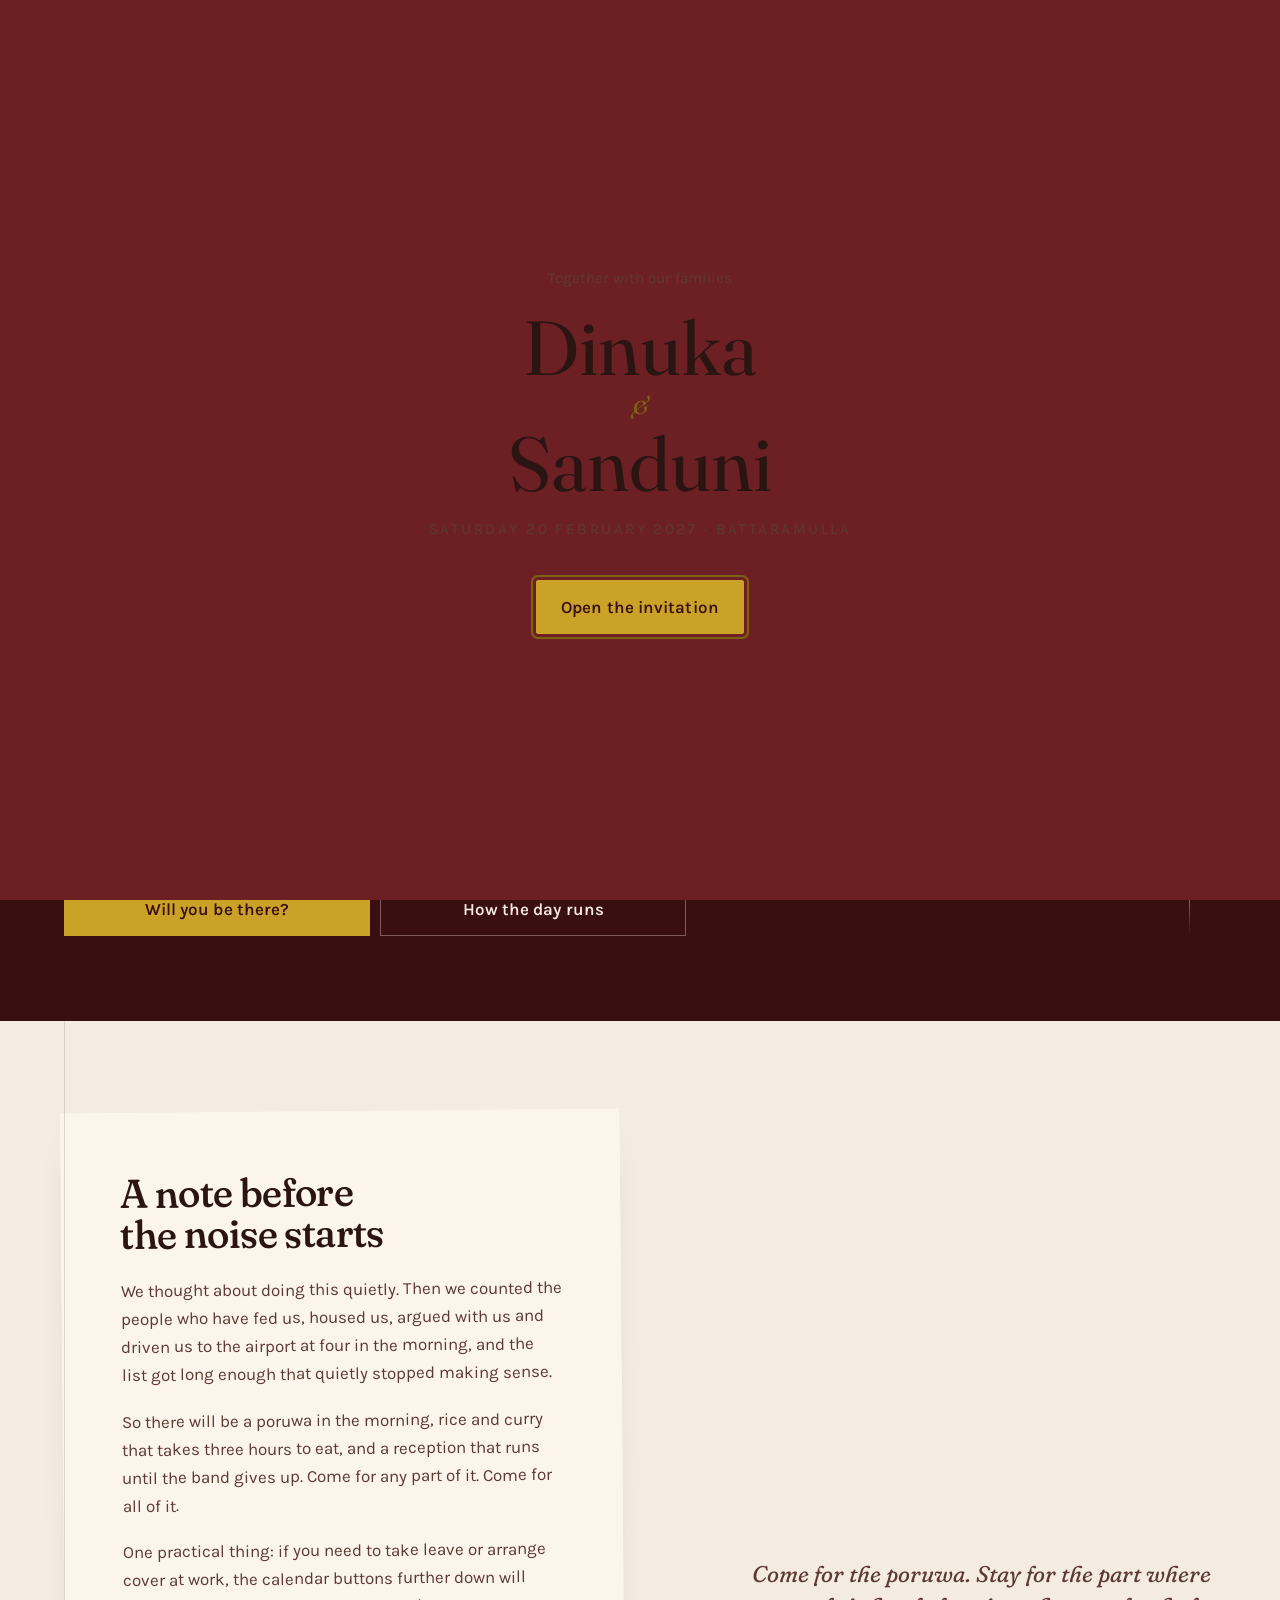
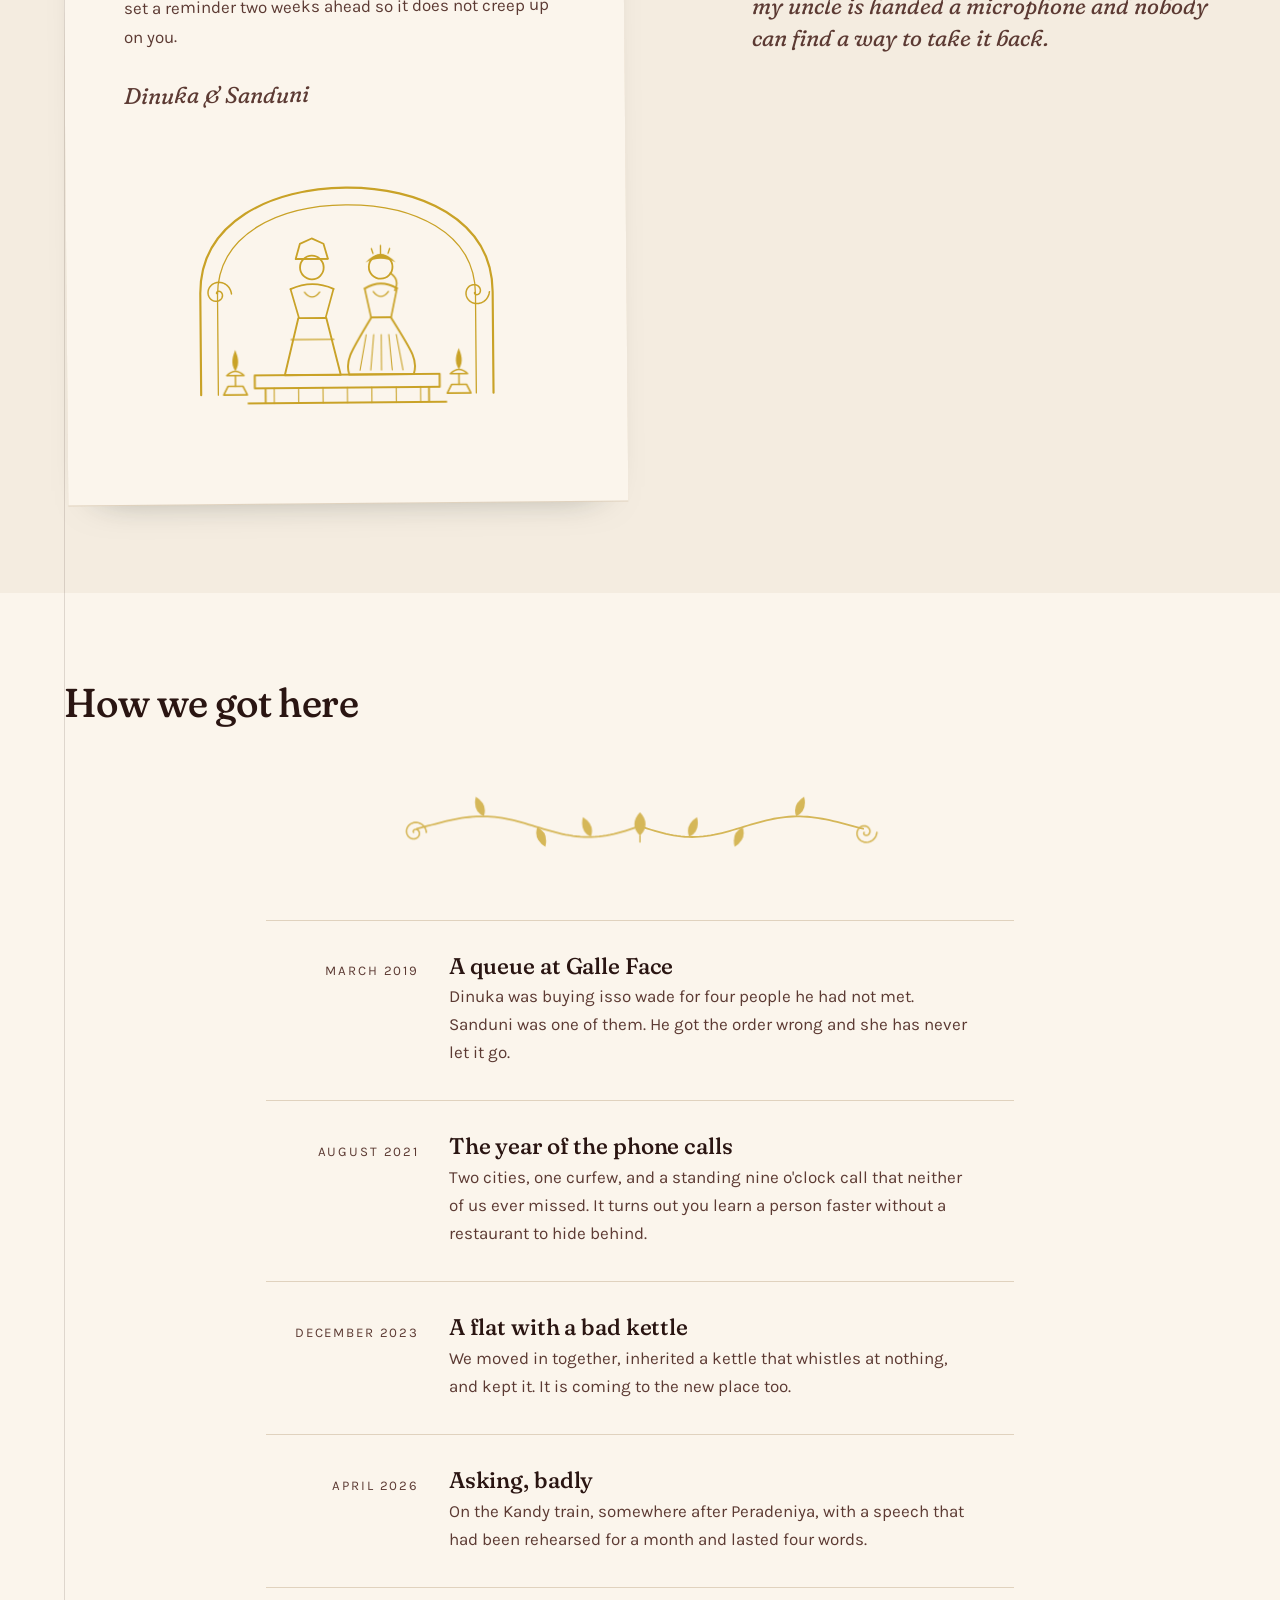
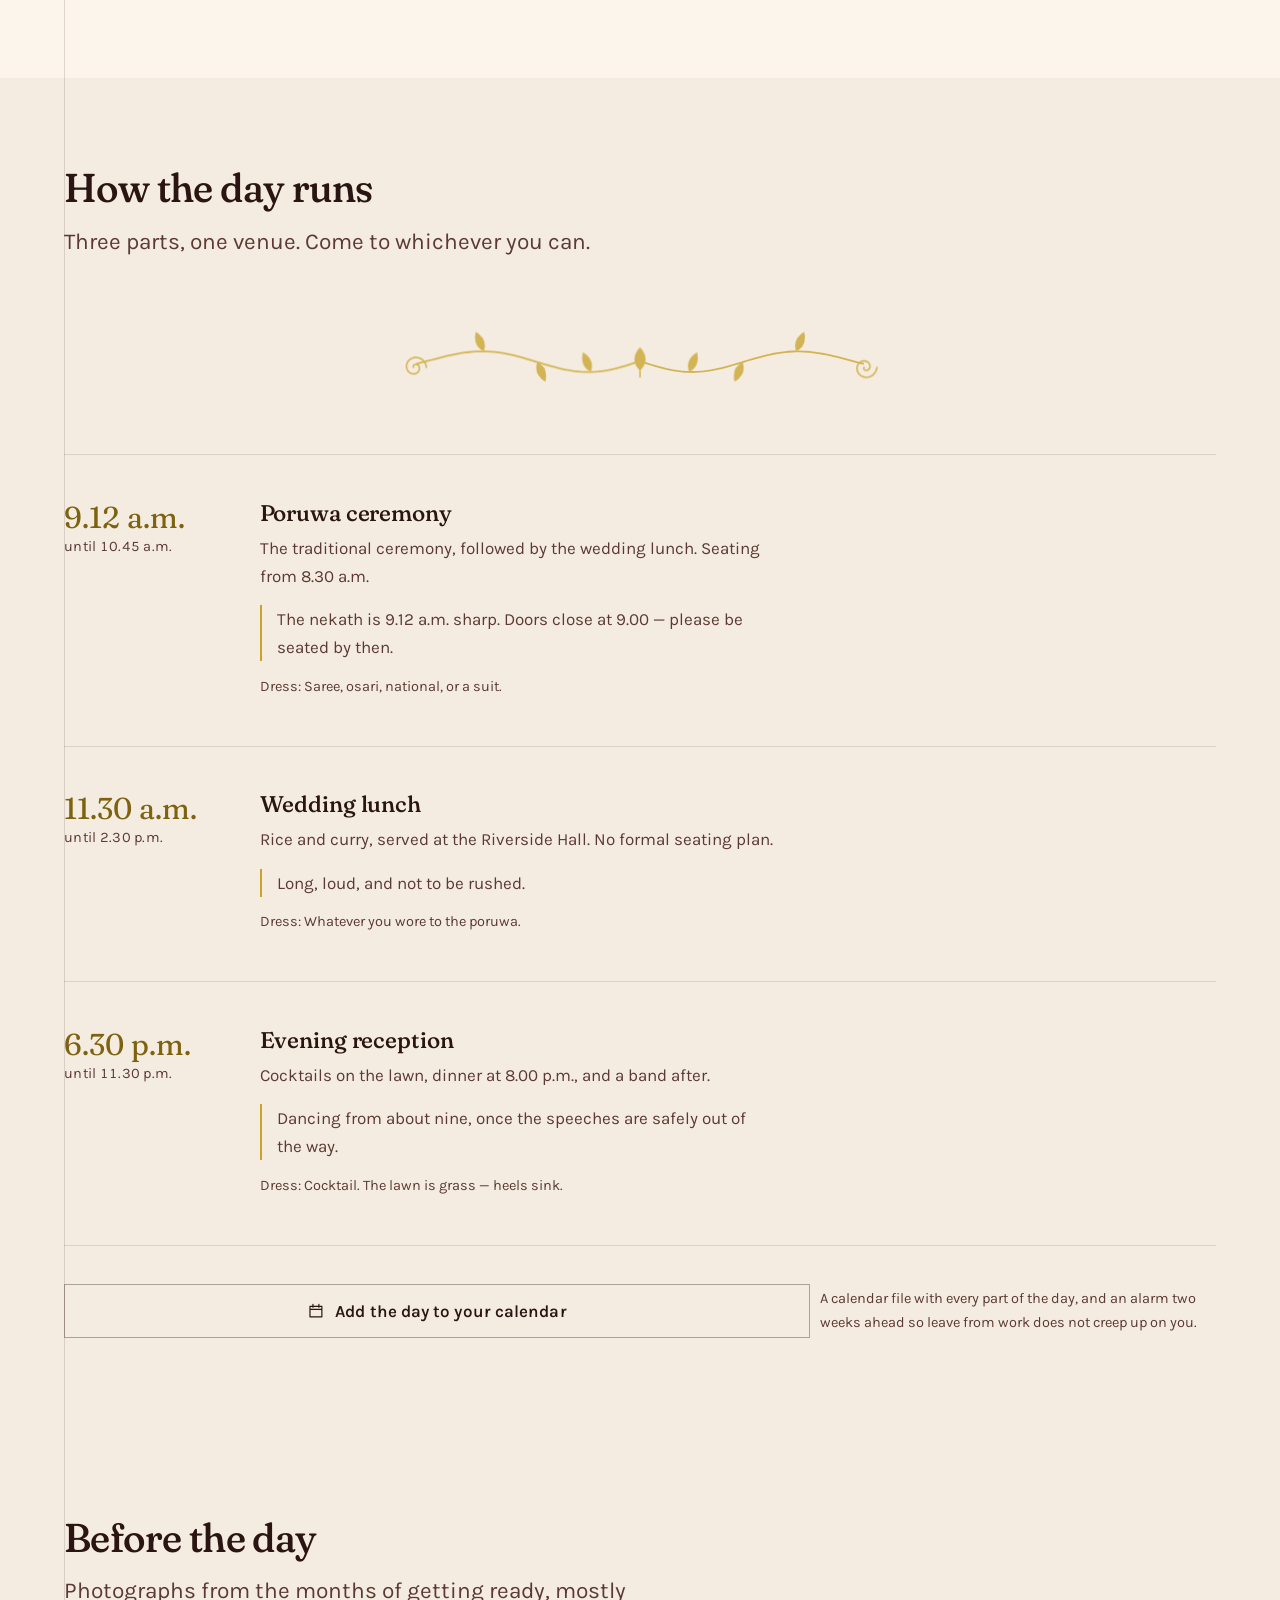
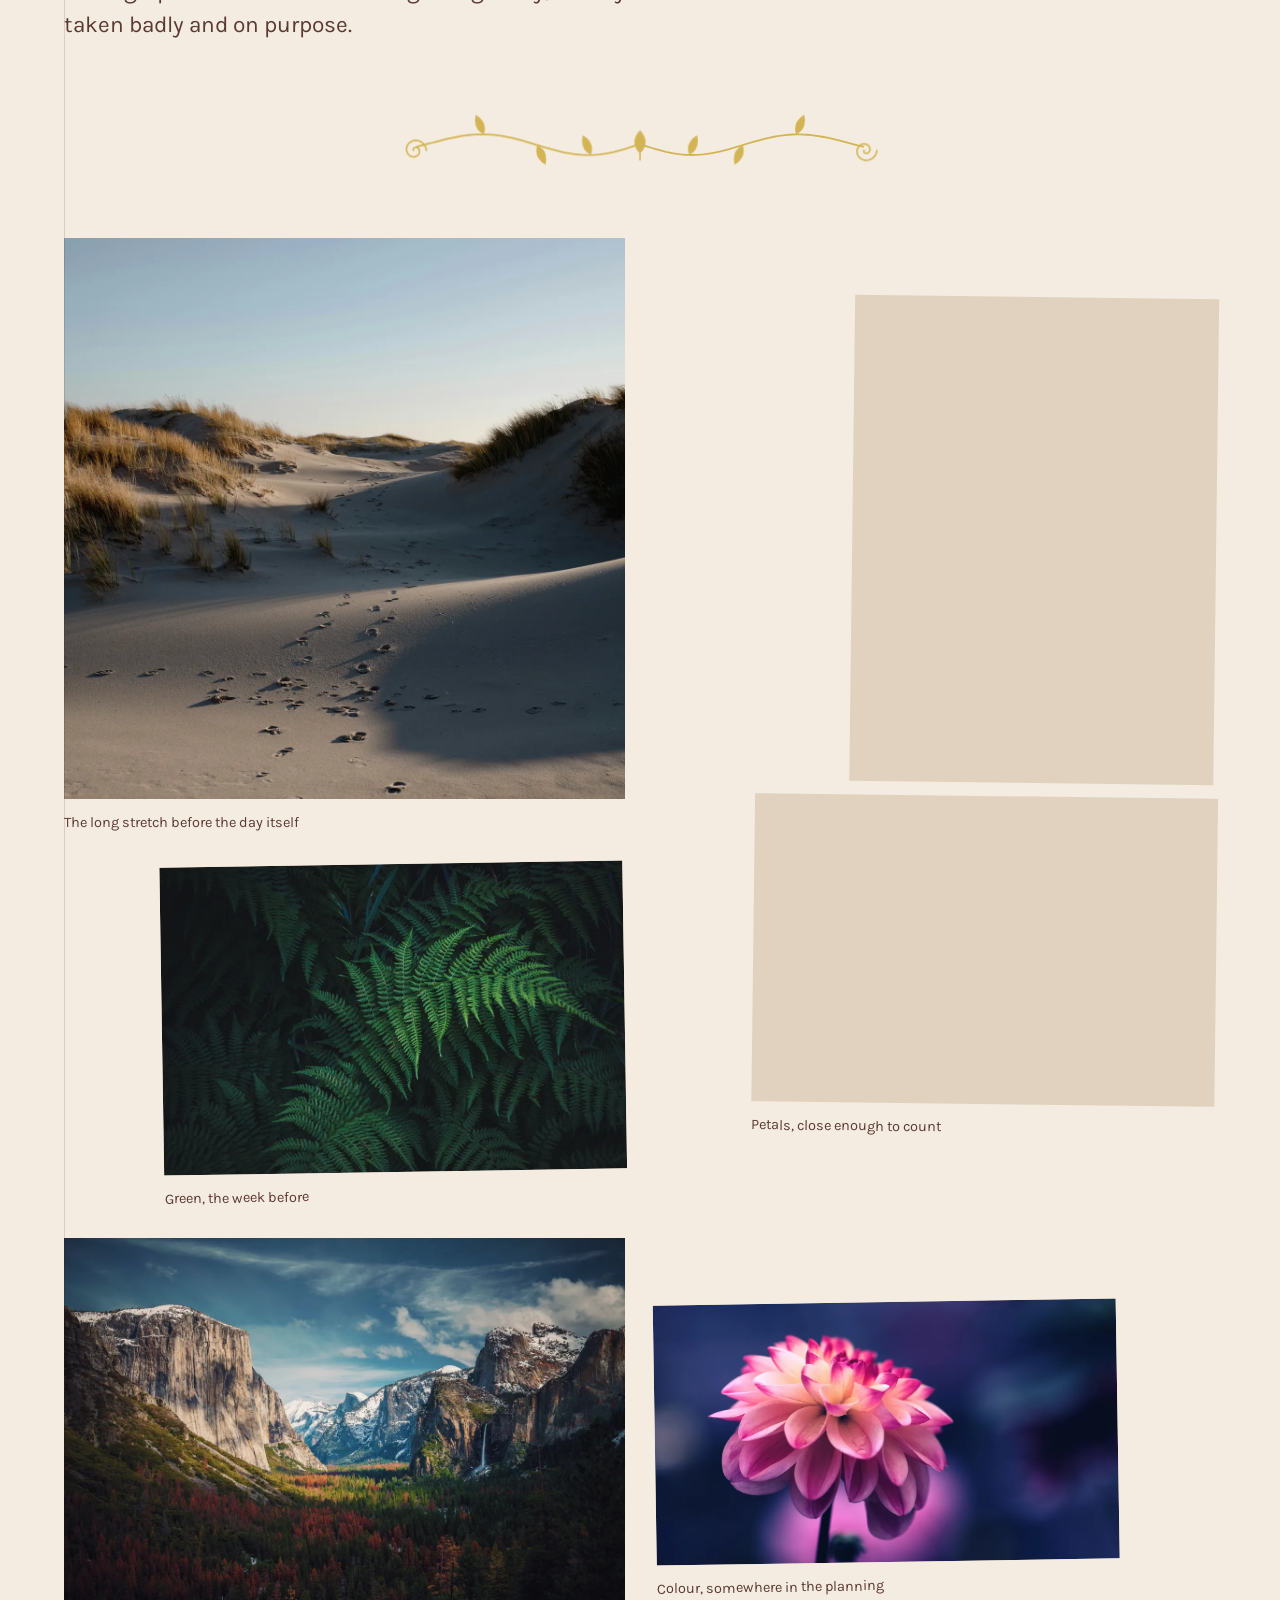
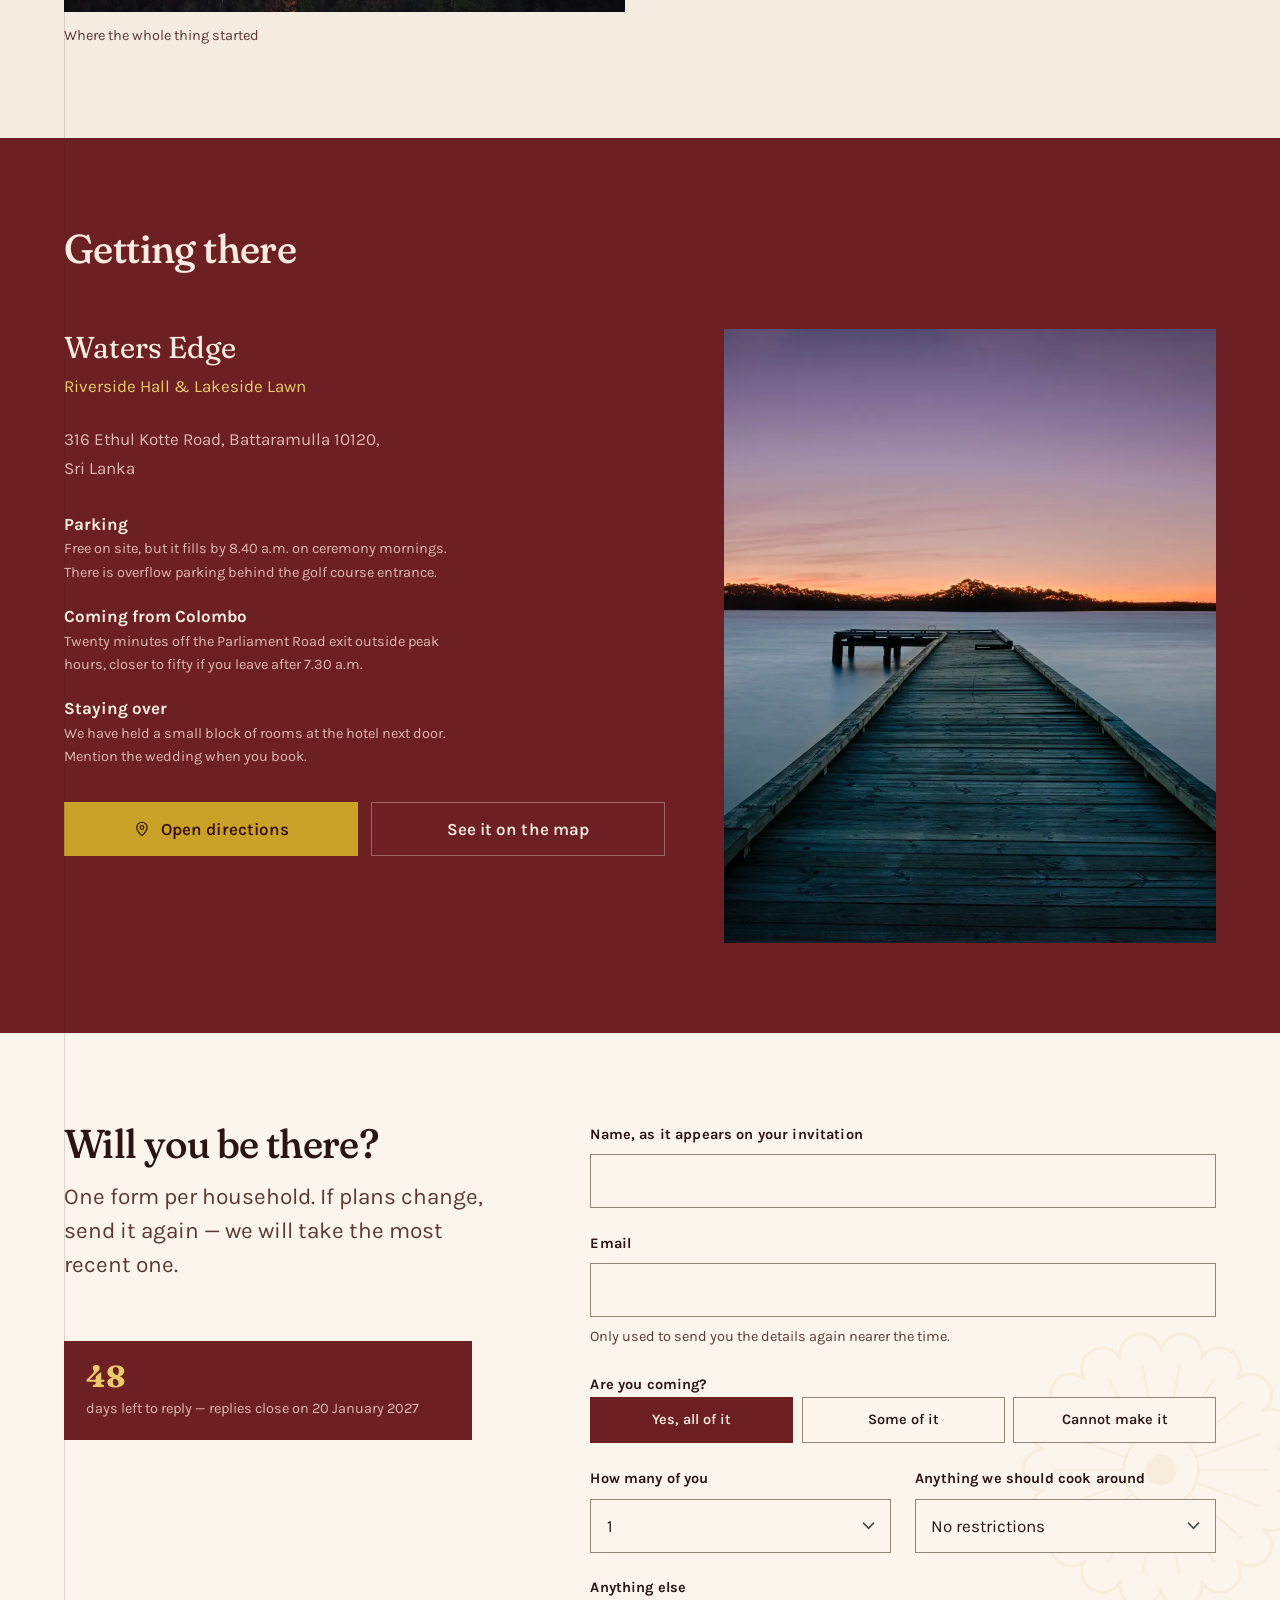
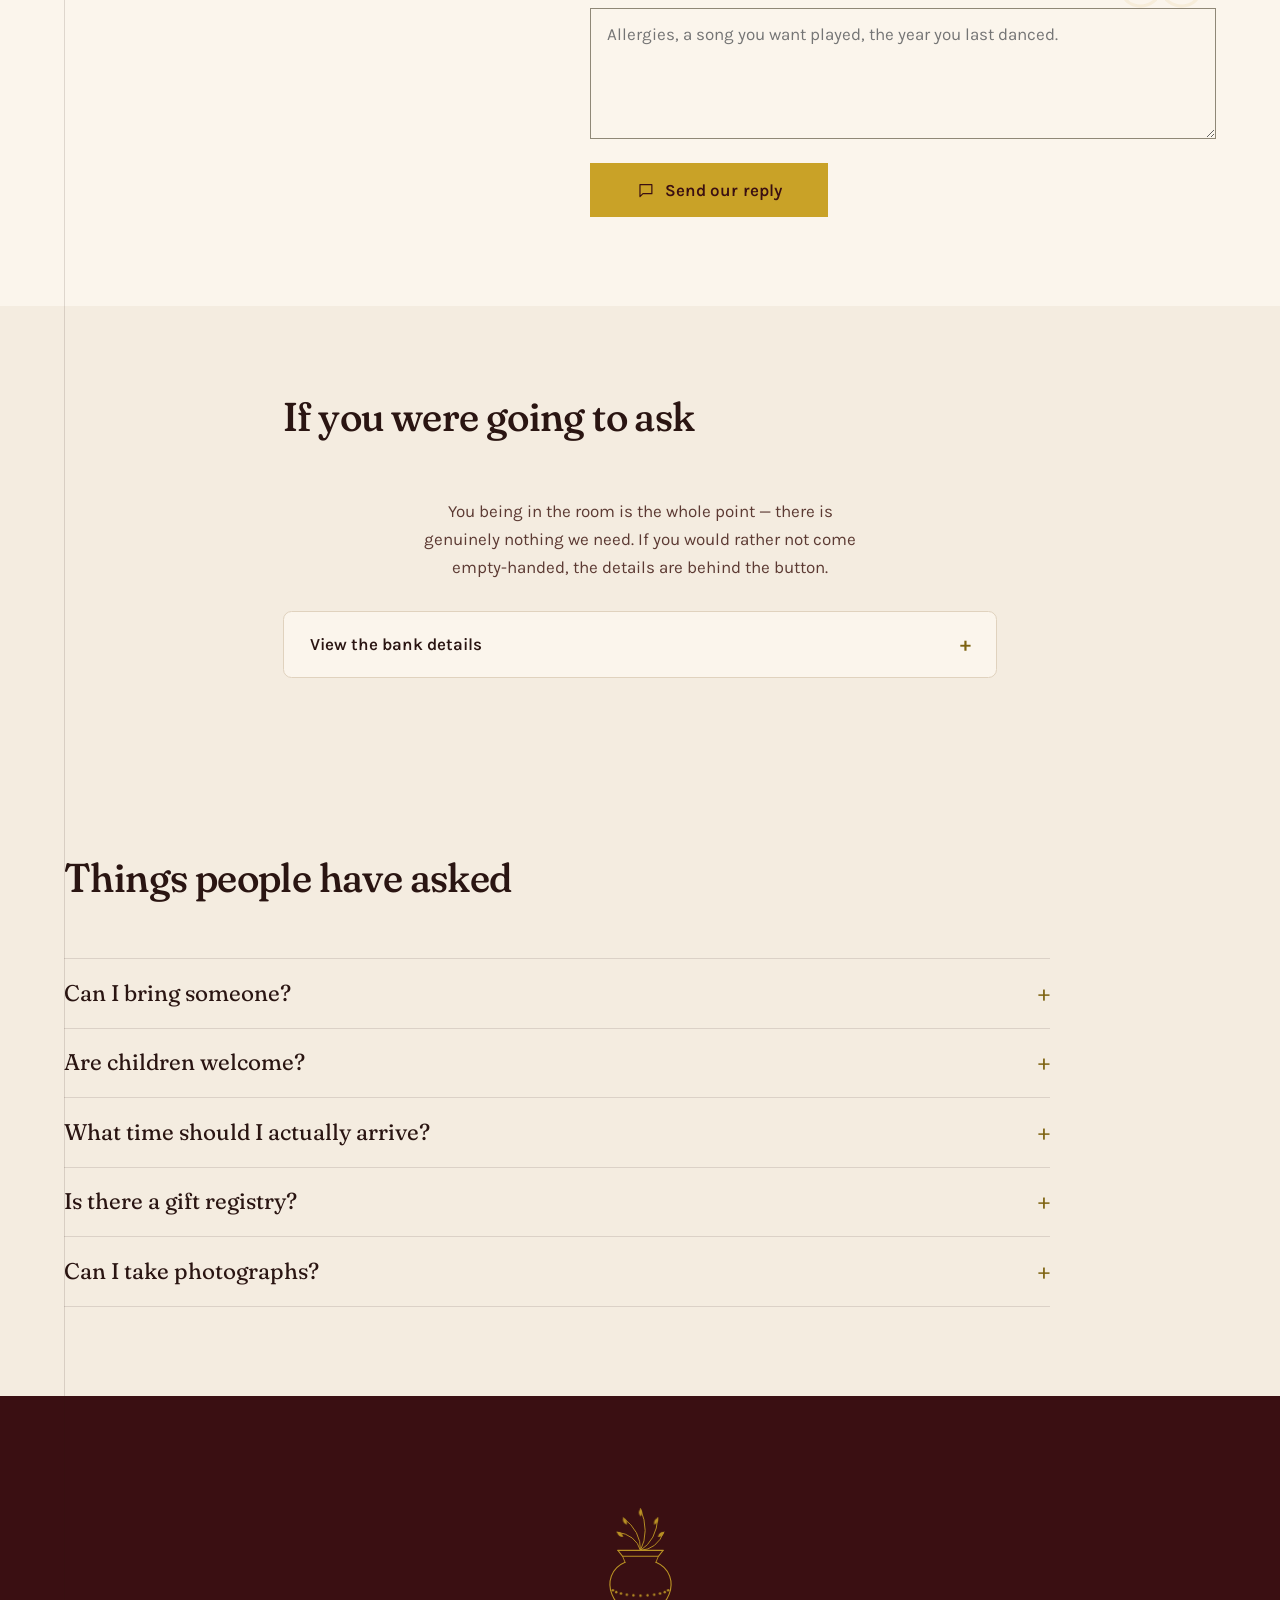
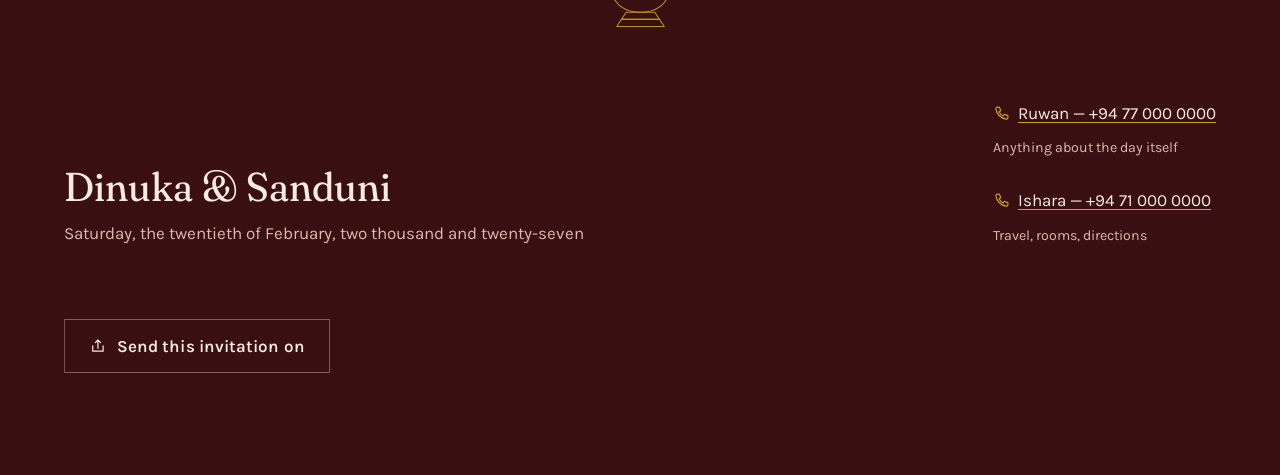
<file: index.html>
<!doctype html>
<html lang="en-LK">
<head>
<meta charset="utf-8">
<!-- viewport-fit=cover lets the page paint under a notch; every edge that
     matters pads itself back out with env(safe-area-inset-*). -->
<meta name="viewport" content="width=device-width, initial-scale=1, viewport-fit=cover">

<title>Wedding invitation</title>
<meta name="description" content="">
<meta name="theme-color" content="#22463C">
<meta name="color-scheme" content="light">
<meta name="apple-mobile-web-app-capable" content="yes">
<meta name="apple-mobile-web-app-status-bar-style" content="black-translucent">
<meta name="apple-mobile-web-app-title" content="Invitation">
<meta name="format-detection" content="telephone=no">
<link rel="canonical" href="">

<meta property="og:type" content="website">
<meta property="og:title" content="">
<meta property="og:description" content="">
<meta property="og:url" content="">
<meta property="og:image" content="">
<meta name="twitter:card" content="summary_large_image">
<meta name="twitter:title" content="">
<meta name="twitter:description" content="">
<meta name="twitter:image" content="">

<link rel="icon" href="data:image/svg+xml,%3Csvg xmlns='http://www.w3.org/2000/svg' viewBox='0 0 32 32'%3E%3Crect width='32' height='32' fill='%2322463c'/%3E%3Ctext x='16' y='23' font-family='Georgia,serif' font-size='20' fill='%23c08a2e' text-anchor='middle'%3E%26amp;%3C/text%3E%3C/svg%3E">
<link rel="apple-touch-icon" href="assets/img/icon-180.png">
<link rel="manifest" href="site.webmanifest">

<link rel="preload" as="font" type="font/woff2" href="assets/fonts/Fraunces.woff2" crossorigin>
<link rel="preload" as="font" type="font/woff2" href="assets/fonts/Karla.woff2" crossorigin>
<link rel="preload" as="image" href="assets/img/hero.webp" type="image/webp" fetchpriority="high">
<link rel="preload" as="fetch" href="data/wedding.json" crossorigin>

<link rel="stylesheet" href="assets/css/style.css">
<link rel="stylesheet" href="assets/css/themes.css">
<link rel="stylesheet" href="assets/css/parts.css">
</head>

<body>
<a class="skip-link" href="#main">Skip to the invitation</a>

<div class="boot" id="boot">
  <i></i>
  <p class="boot__fail" id="boot-fail" hidden></p>
</div>

<!-- The brass thread is a desktop luxury; on a phone the same progress is
     read off a hairline at the top of the screen. -->
<div class="progress" id="progress" aria-hidden="true"><i></i></div>

<div class="page">
  <span class="thread" id="thread" aria-hidden="true"></span>

  <header class="hero" id="hero"></header>

  <main id="main">
    <section class="band" id="letter" aria-label="A note from the couple"></section>
    <!-- Both of these remove themselves if wedding.json leaves them out -->
    <section class="band band--warm" id="story" aria-label="How we got here"></section>
    <section class="band" id="day" aria-label="How the day runs"></section>
    <section class="band" id="gallery" aria-label="Photographs"></section>
    <section class="band band--dark" id="venue" aria-label="Getting there"></section>
    <section class="band band--warm" id="rsvp" aria-label="Reply"></section>
    <section class="band" id="gifts" aria-label="Gifts"></section>
    <section class="band" id="faq" aria-label="Questions"></section>
  </main>

  <footer class="footer" id="footer"></footer>
</div>

<!-- Thumb-reach actions on a phone: reply, directions, call. Built from the
     JSON in dock.js, and only ever shown once the hero is behind you. -->
<nav class="dock" id="dock" aria-label="Quick actions" hidden></nav>

<dialog class="lightbox" id="lightbox" aria-label="Photograph"></dialog>

<noscript>
  <div class="band shell" style="position:relative;z-index:60;background:var(--shell)">
    <h2>The invitation needs JavaScript for the reply form and calendar links.</h2>
    <p class="prose">The details, in case you would rather not turn it on: the wedding is on
      Saturday 20 February 2027 at Waters Edge, Battaramulla. The poruwa ceremony begins at
      9.12 a.m., lunch follows at 11.30, and the reception starts at 6.30 p.m. Please reply
      by 20 January using the phone numbers on your printed invitation.</p>
  </div>
  <style>#boot{display:none}</style>
</noscript>

<script type="module" src="assets/js/main.js"></script>

<!-- A browser too old for ES modules would otherwise sit on the loading
     curtain forever. It is told so instead. -->
<script nomodule>
  (function () {
    var boot = document.getElementById('boot');
    var fail = document.getElementById('boot-fail');
    if (!boot || !fail) return;
    var pulse = boot.getElementsByTagName('i')[0];
    if (pulse) pulse.parentNode.removeChild(pulse);
    fail.hidden = false;
    fail.textContent =
      'This browser is a little old for the invitation — it needs a browser from the ' +
      'last few years. Open the link on another phone or computer, or reply using the ' +
      'numbers on your printed invitation.';
  })();
</script>
</body>
</html>
</file>
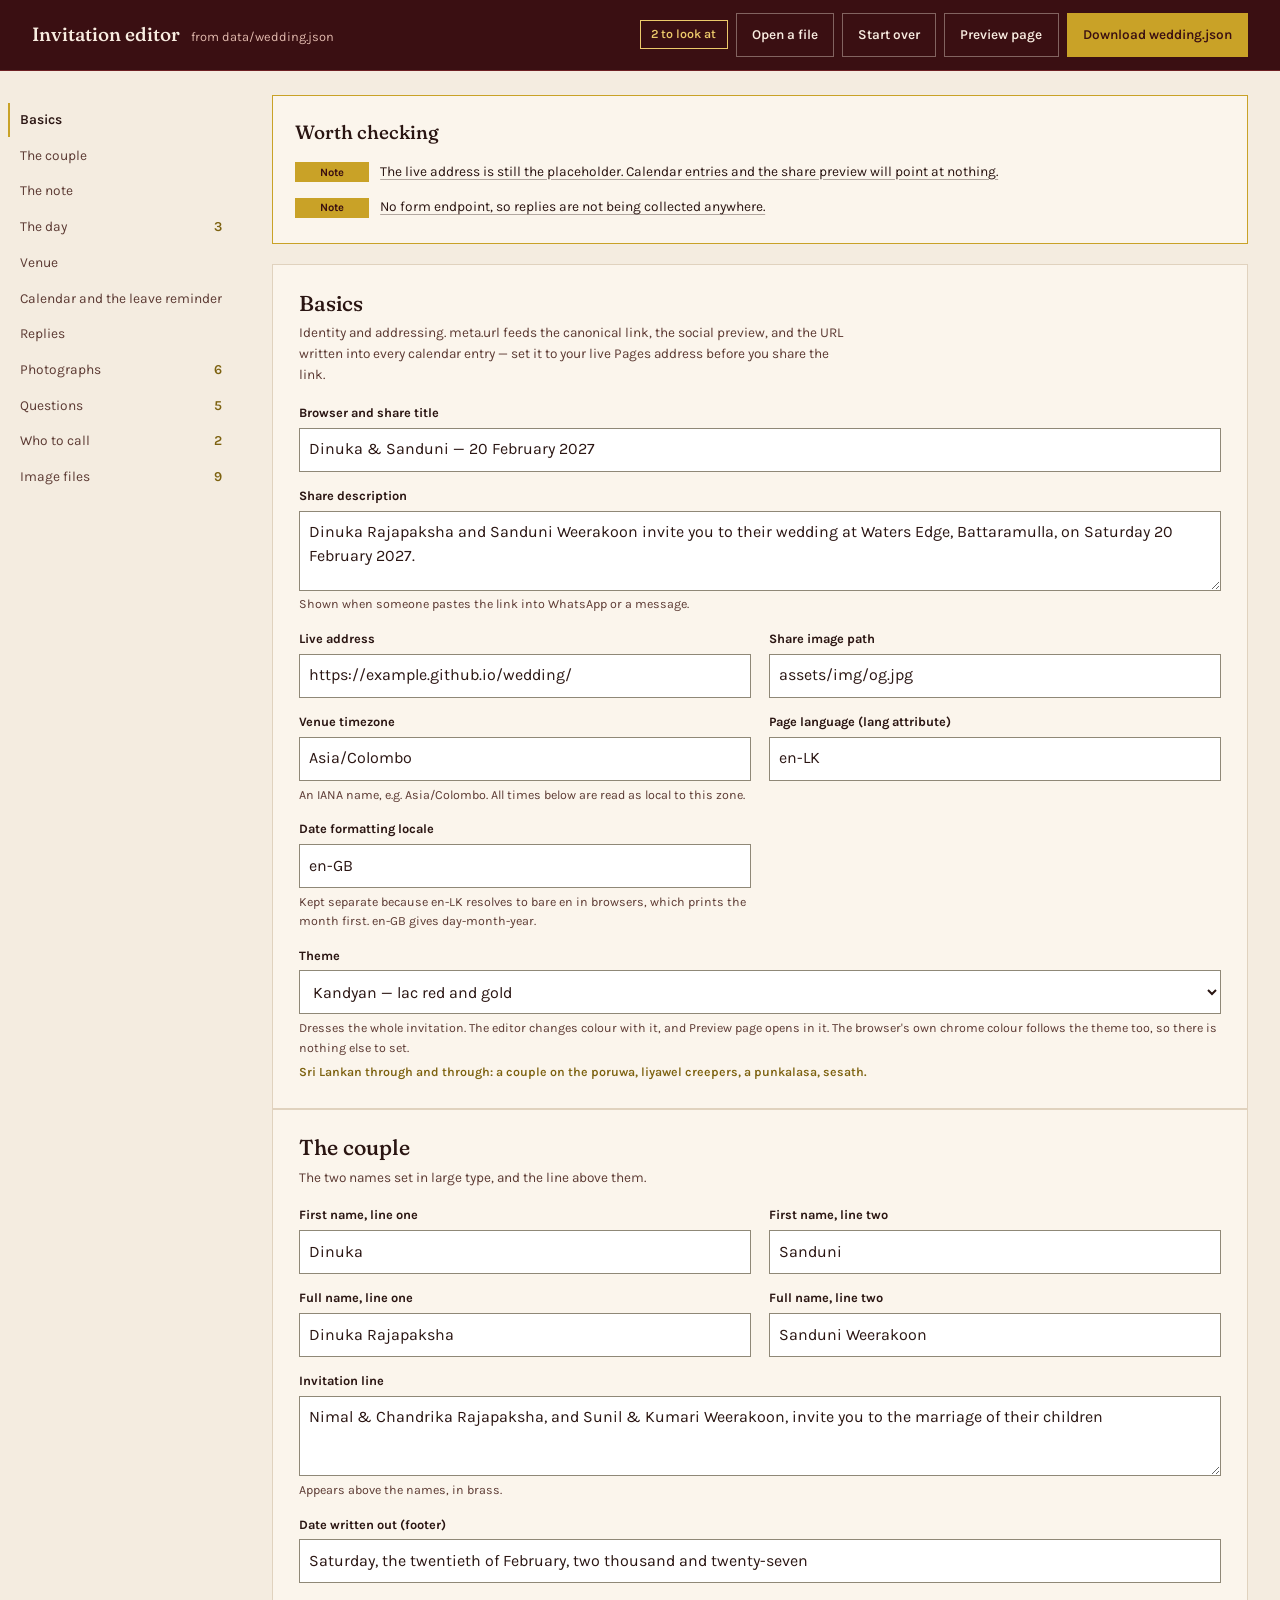
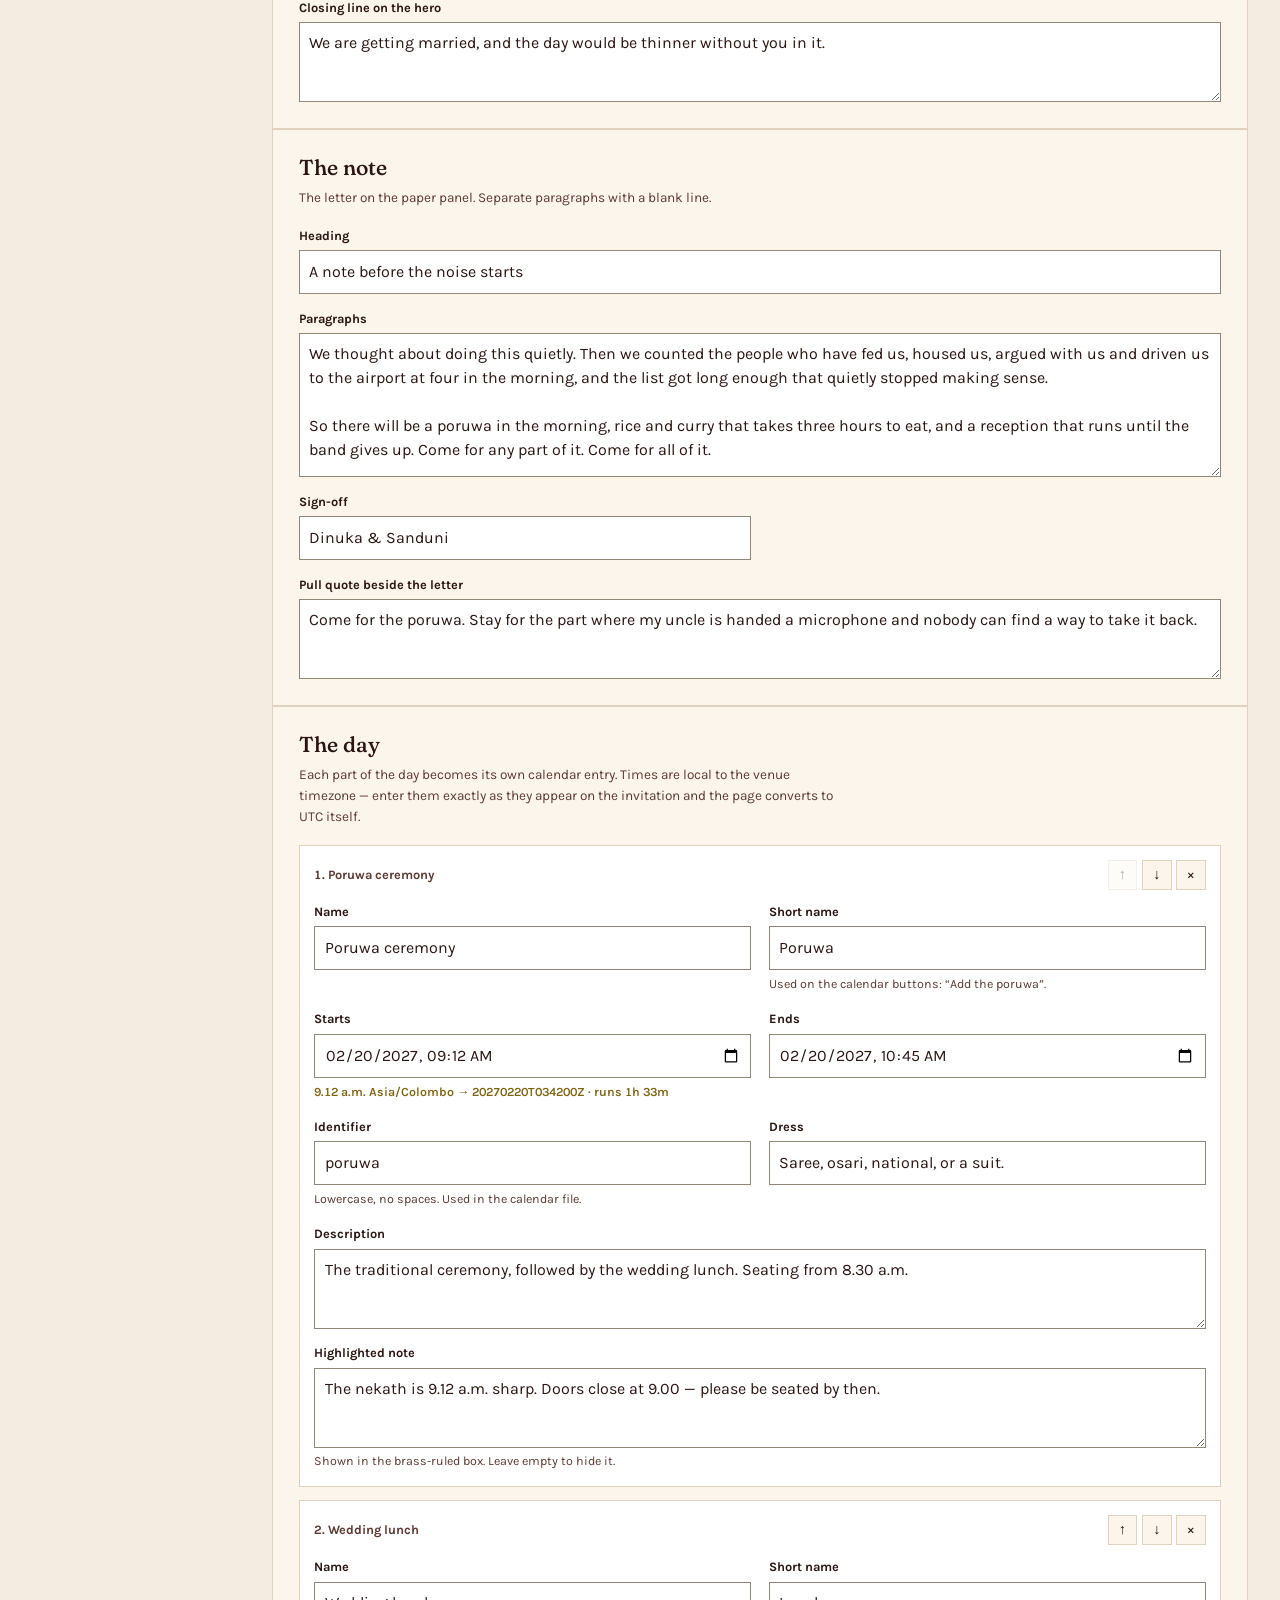
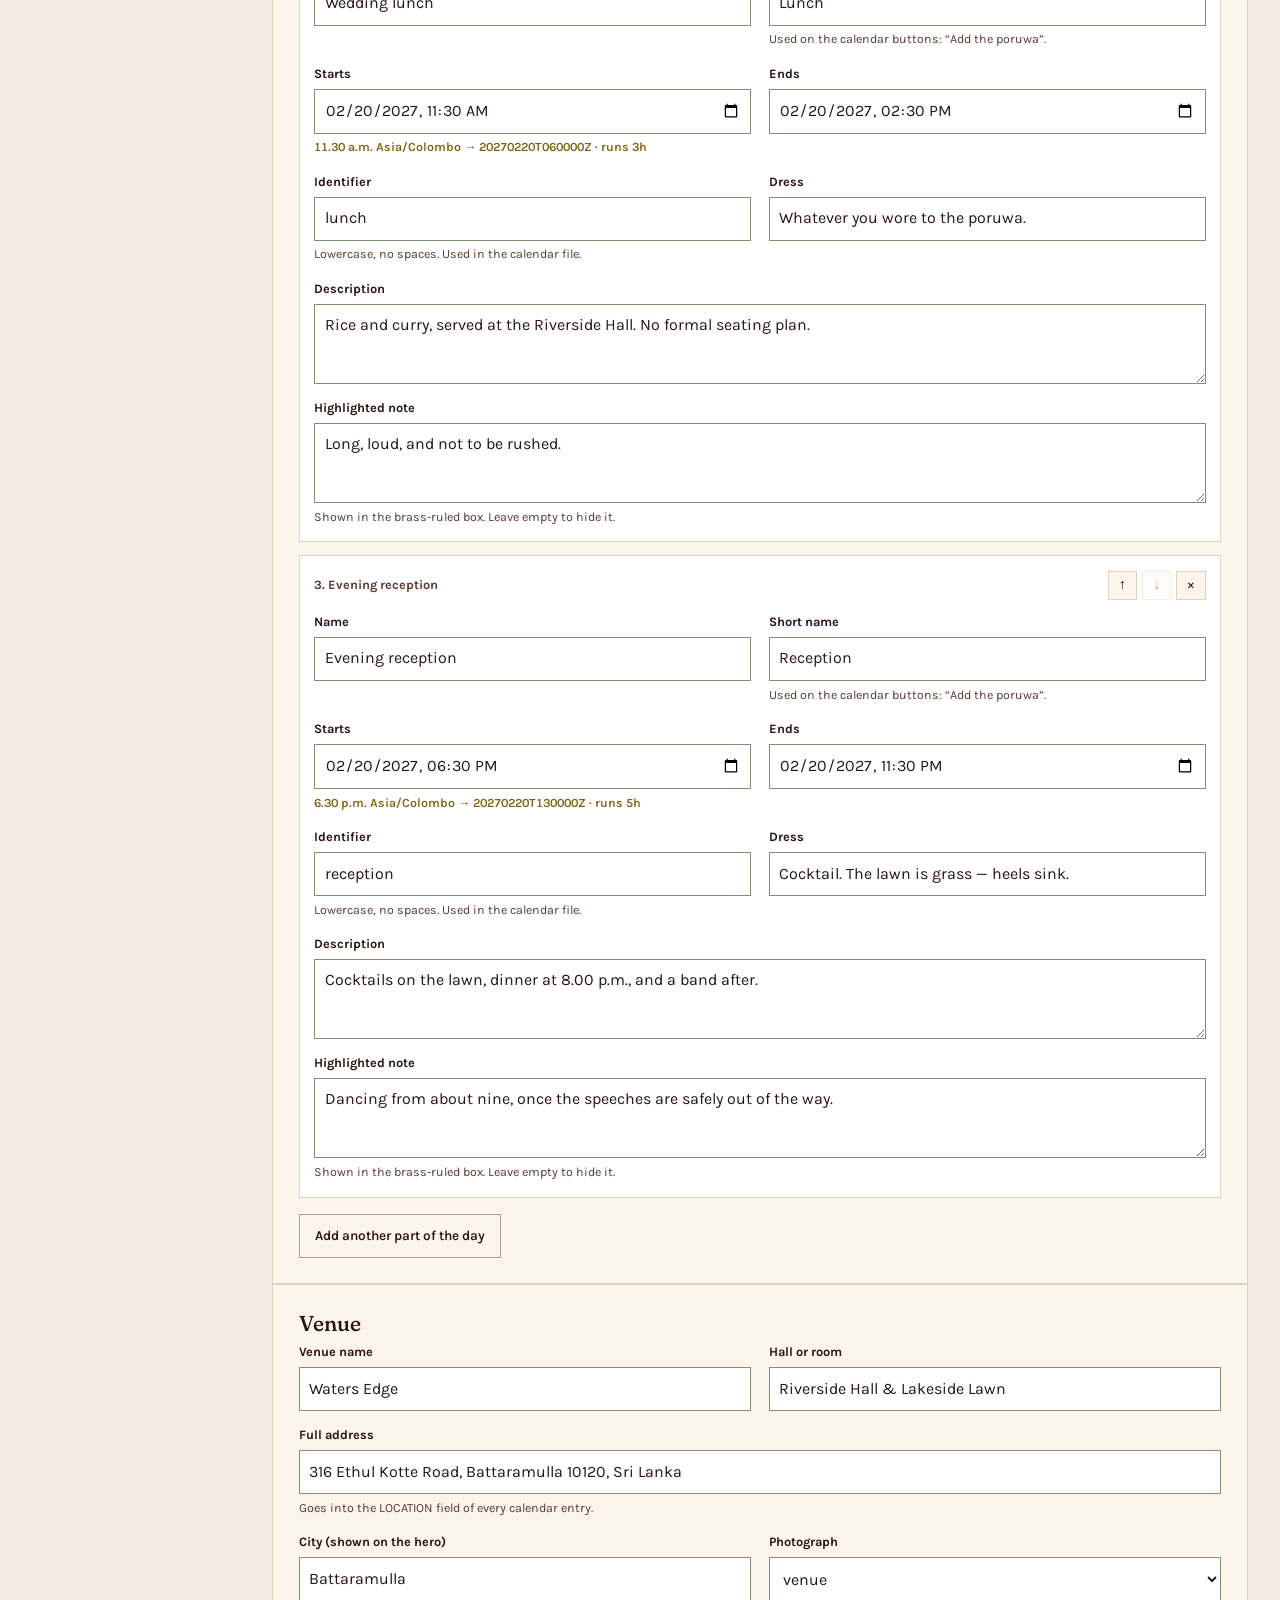
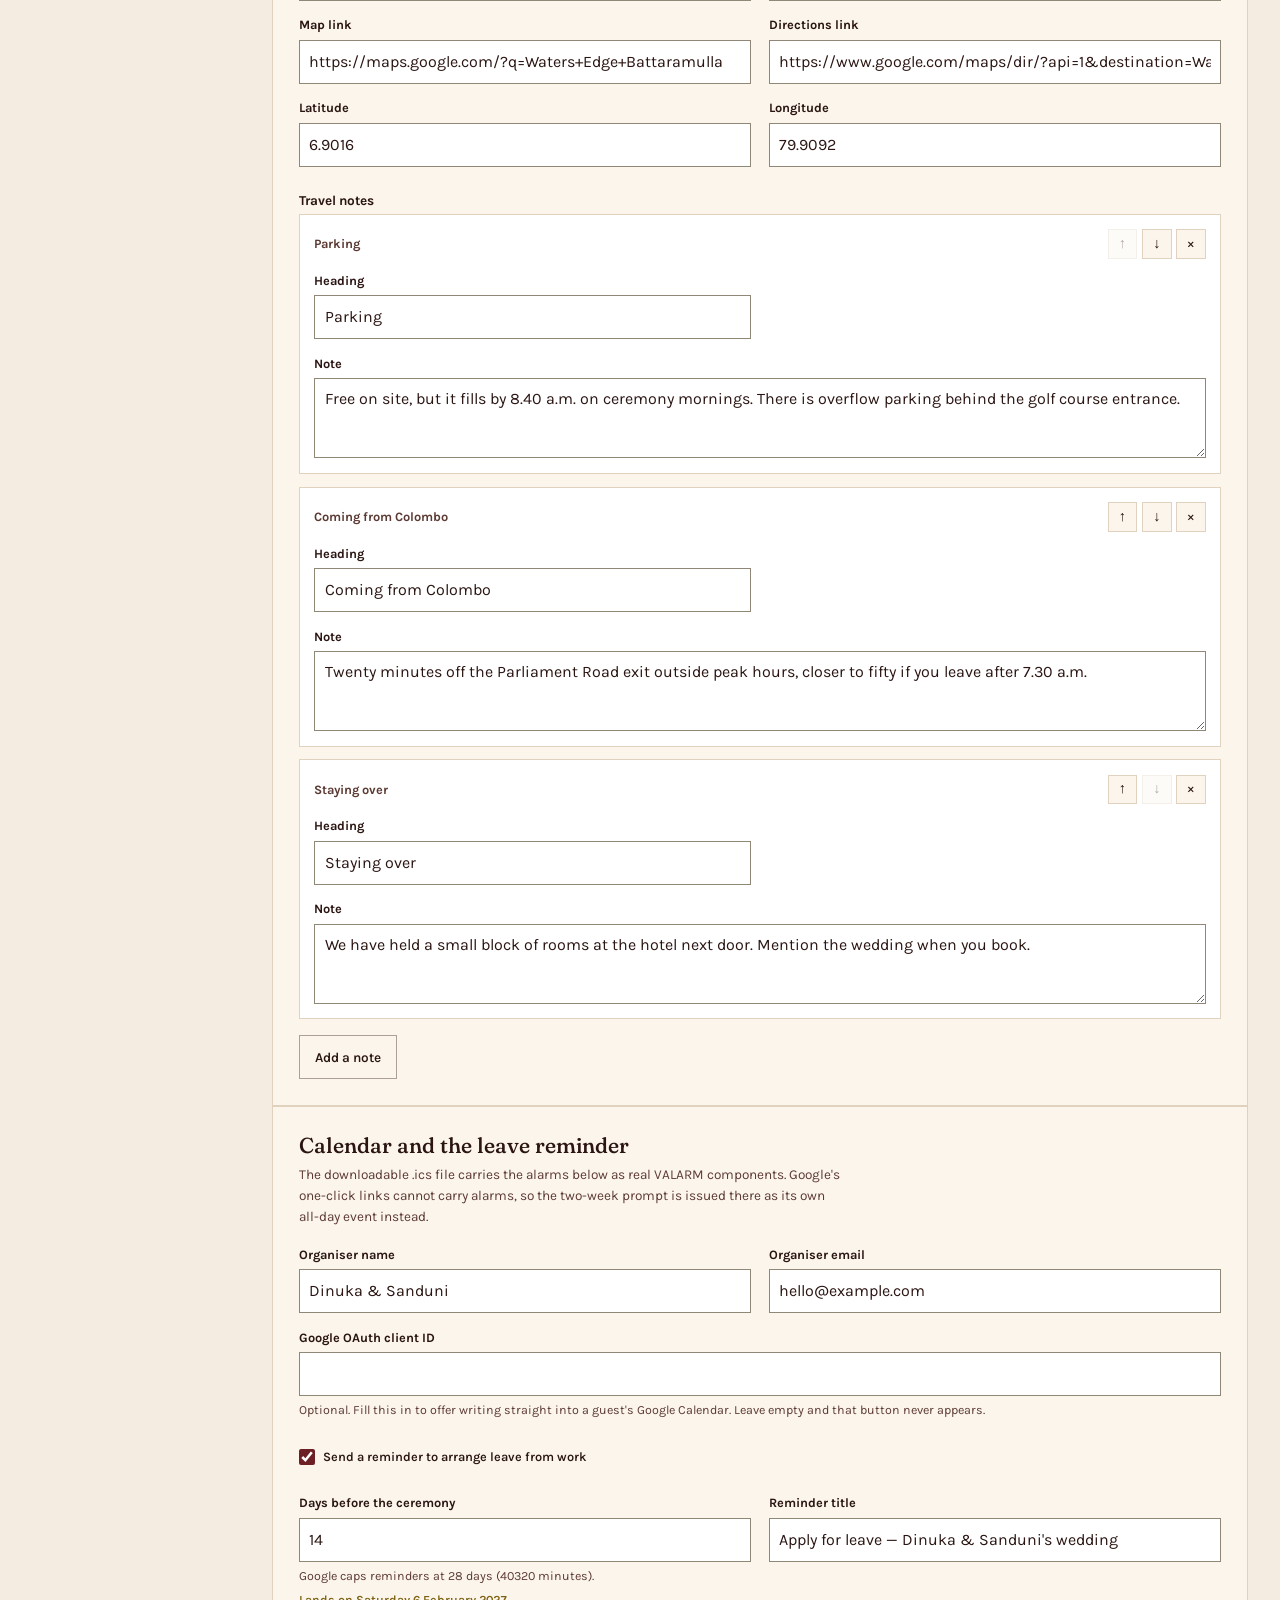
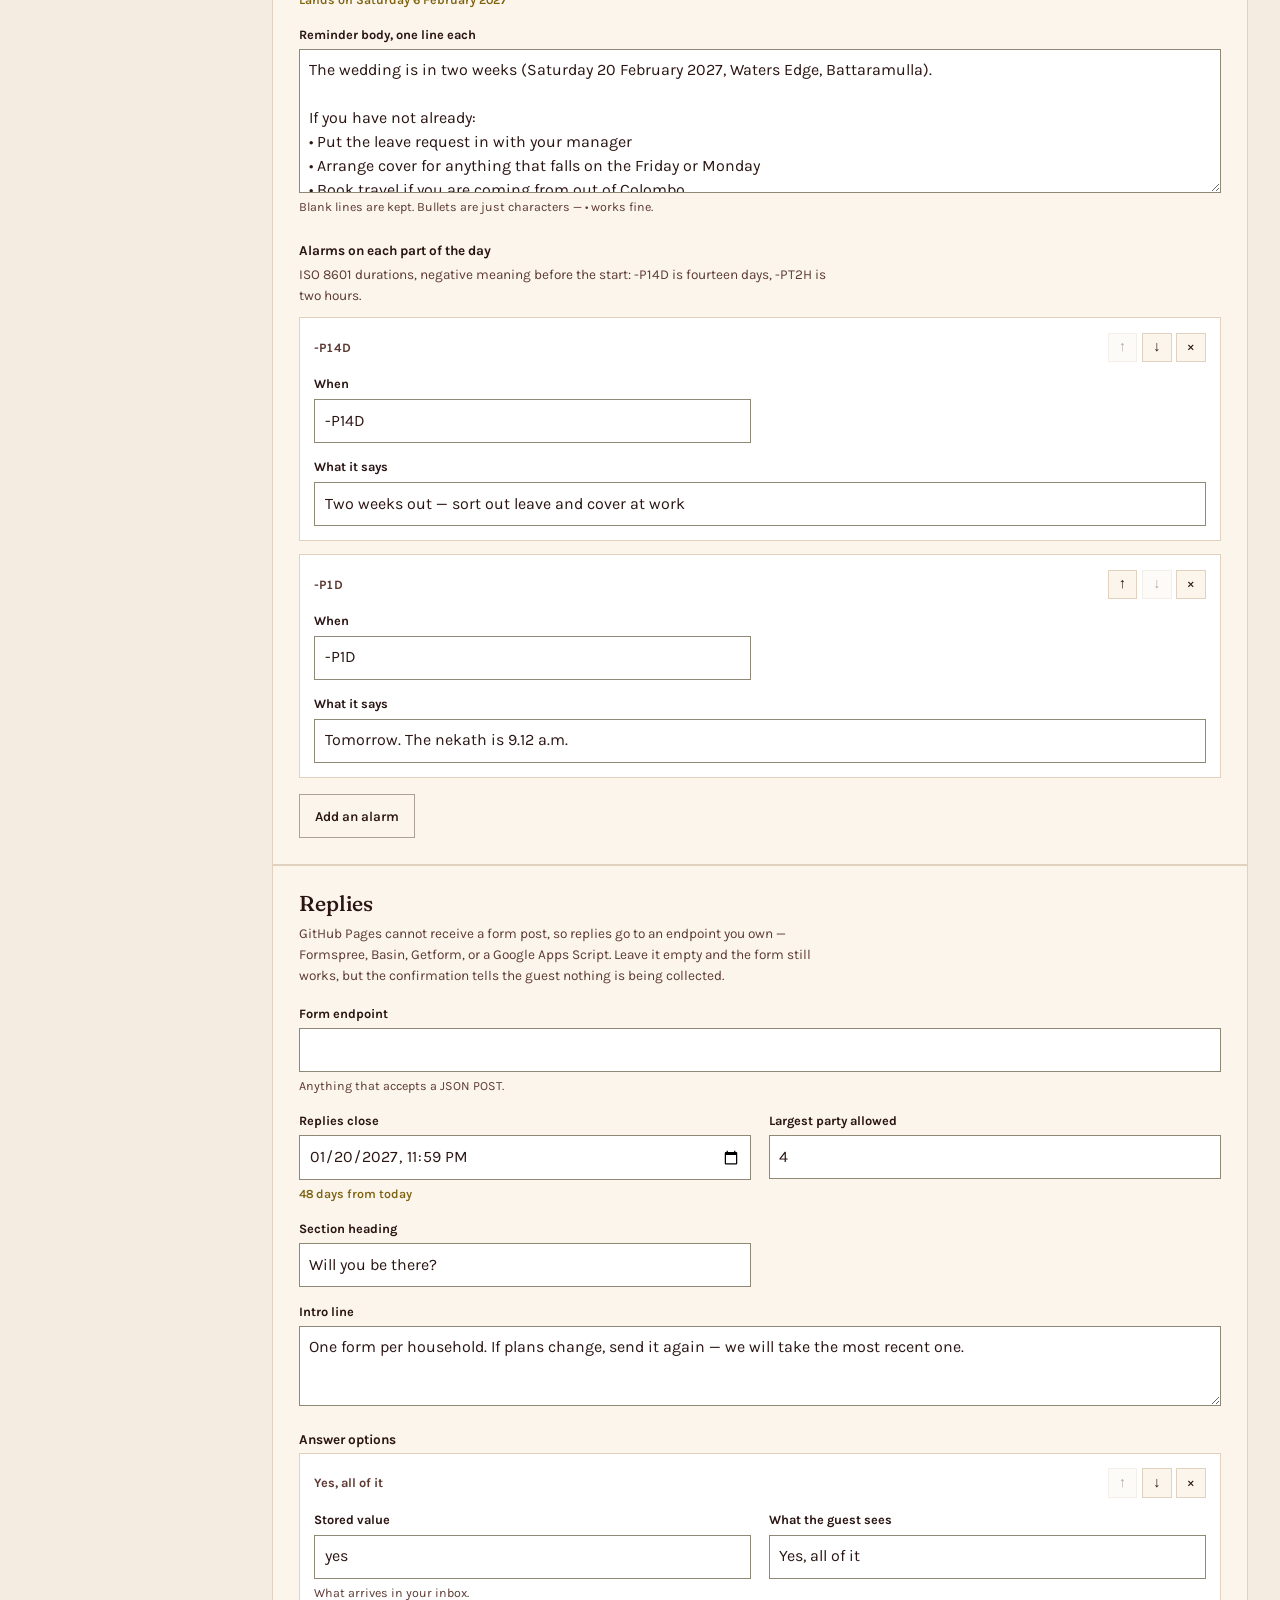
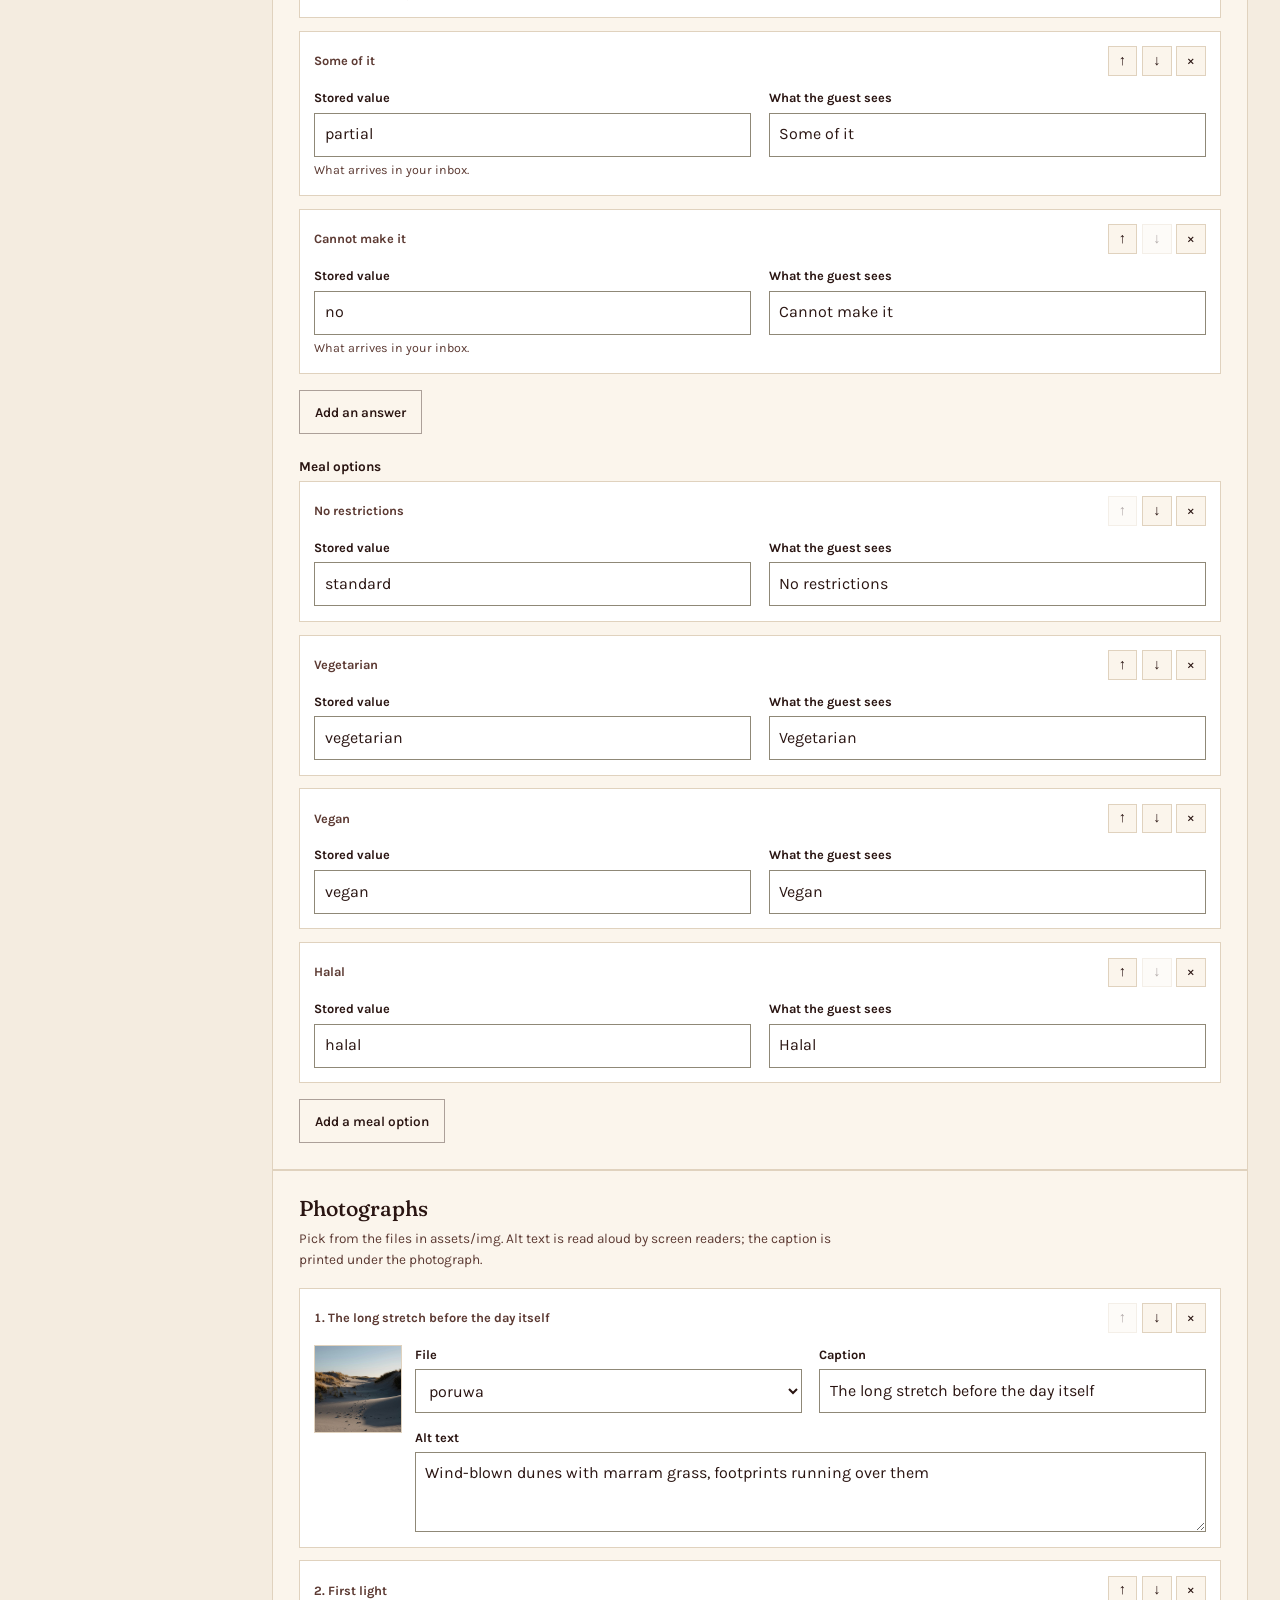
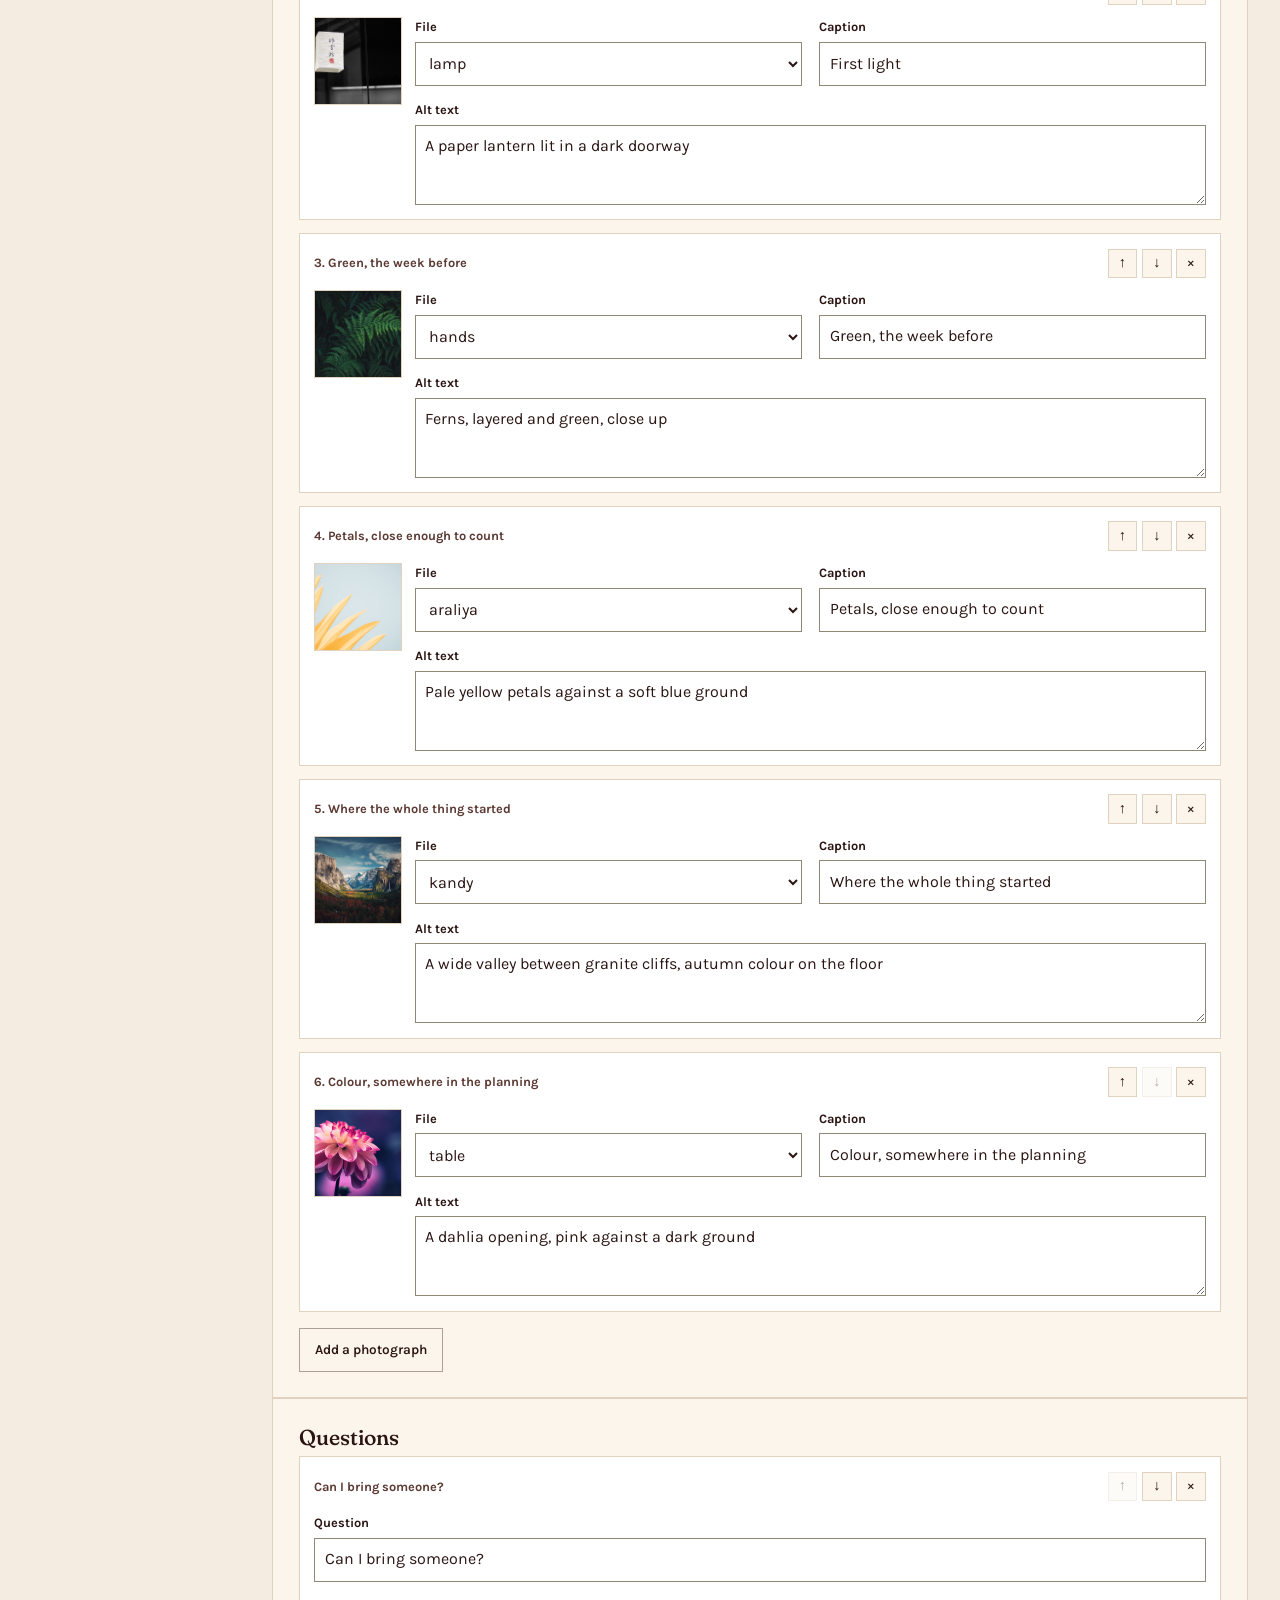
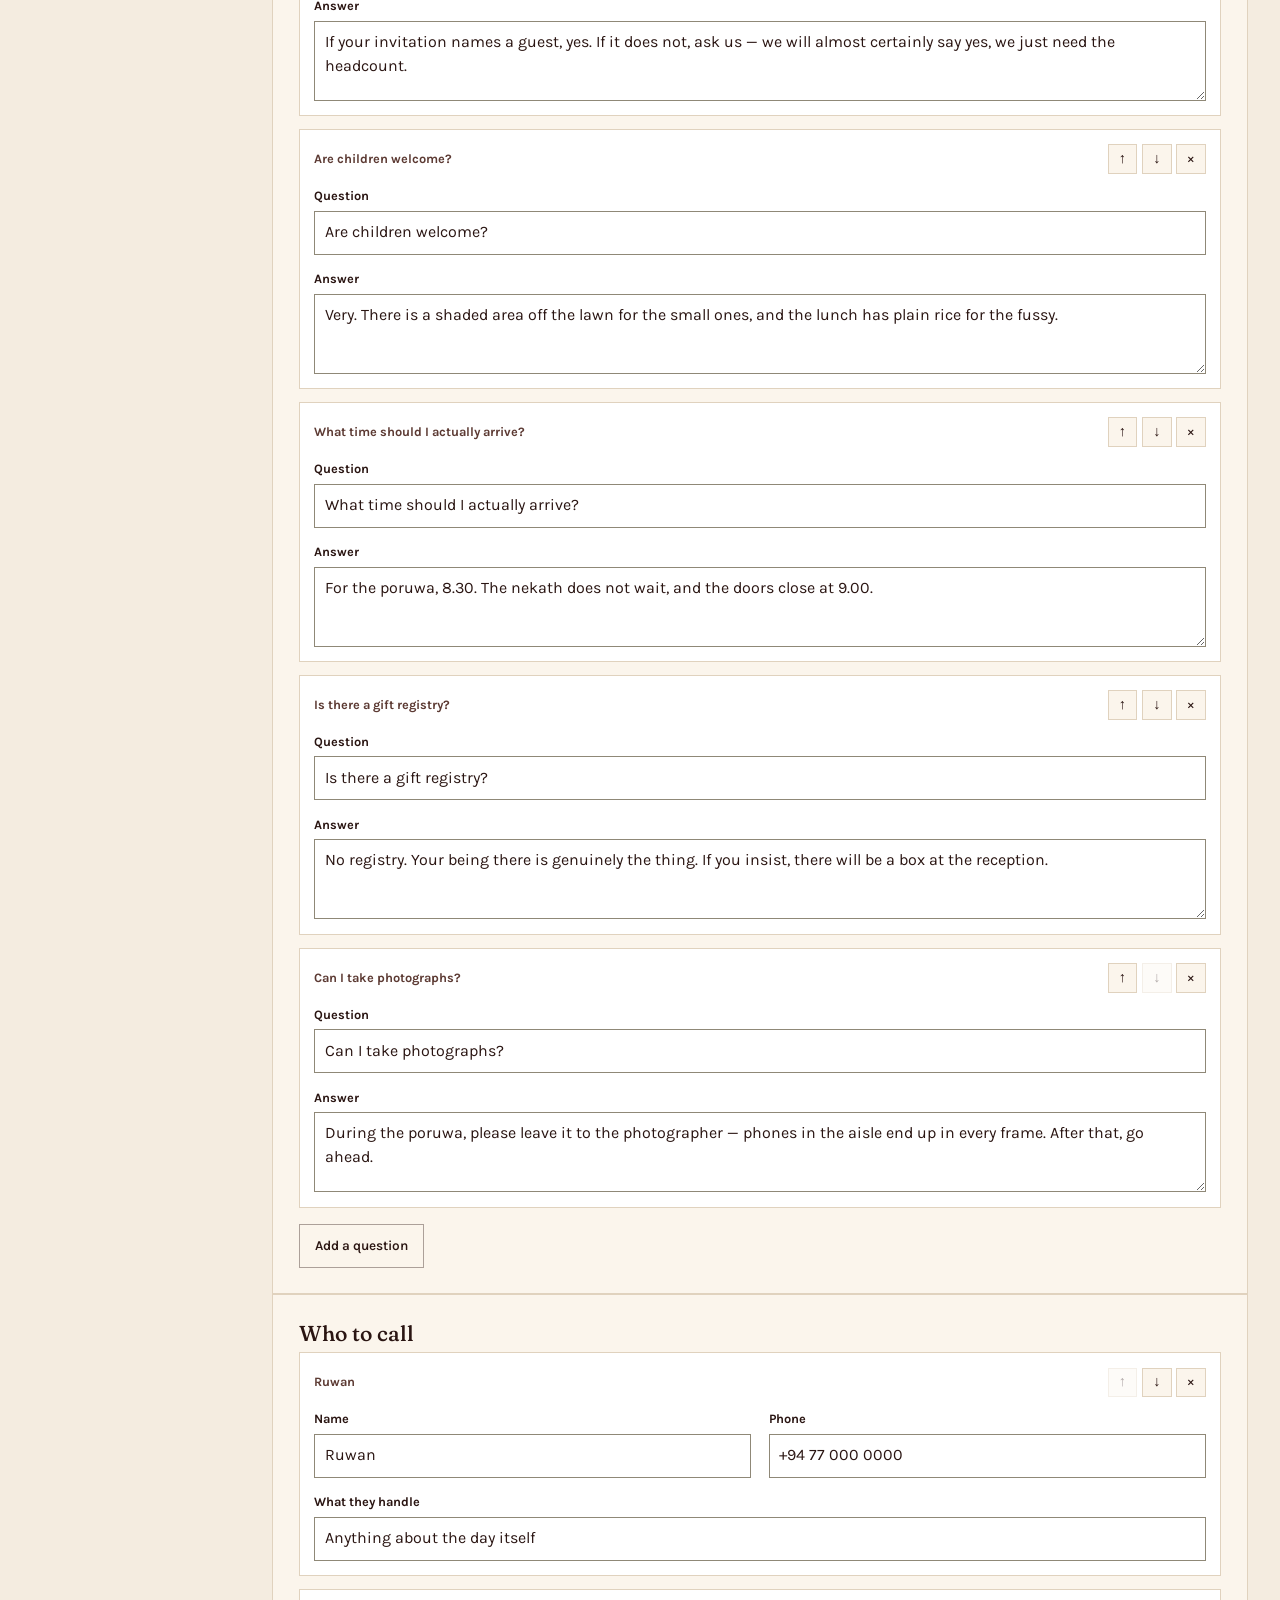
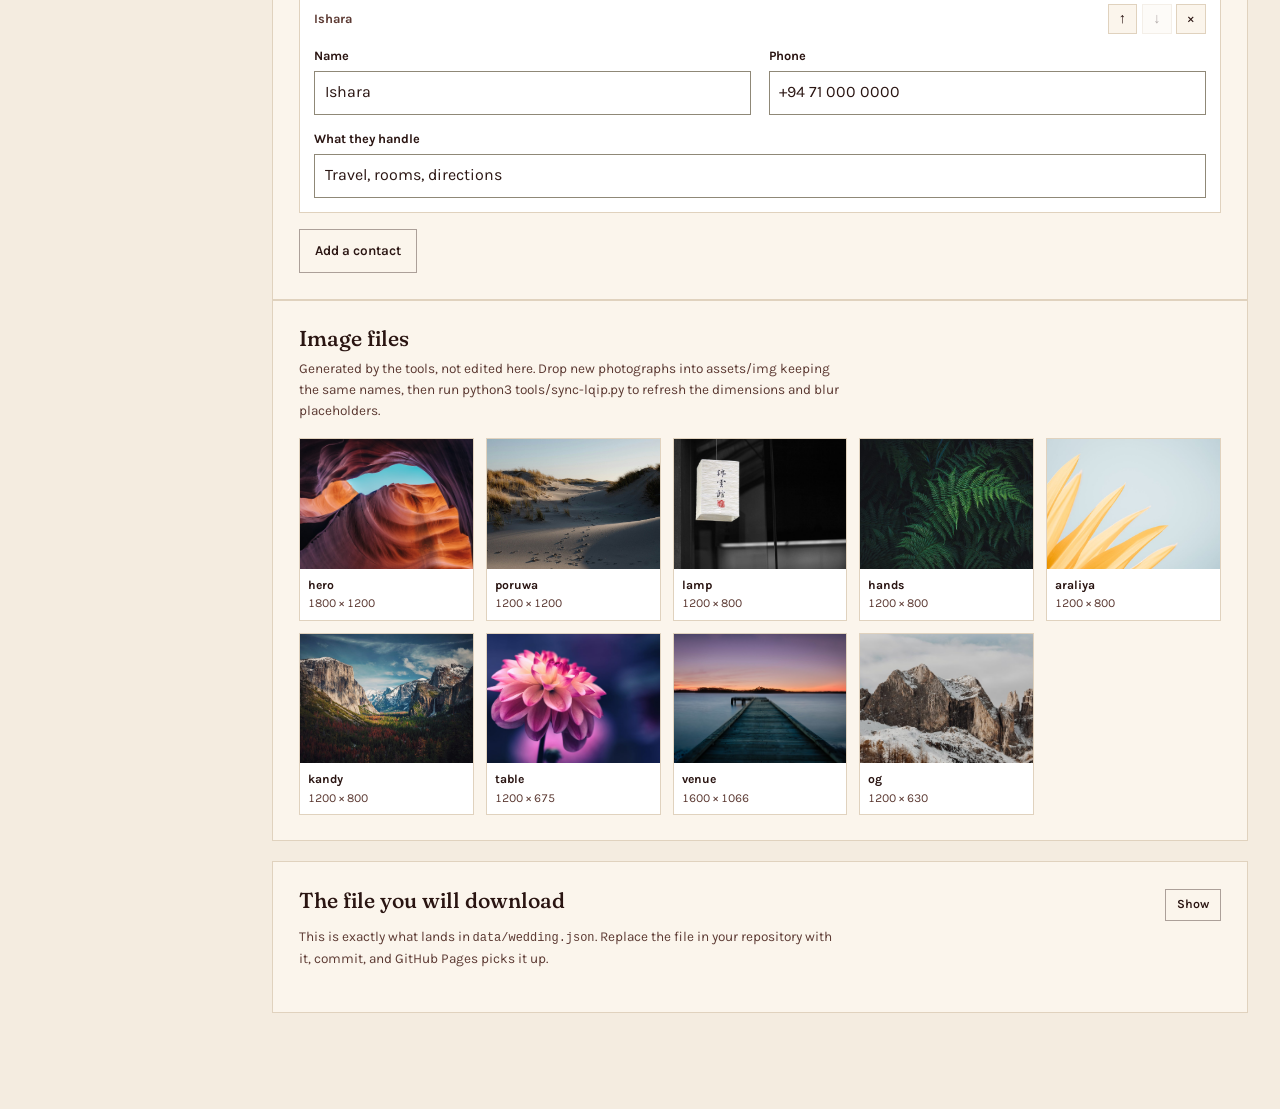
<file: editor.html>
<!doctype html>
<html lang="en">
<head>
<meta charset="utf-8">
<meta name="viewport" content="width=device-width, initial-scale=1, viewport-fit=cover">
<title>Invitation editor</title>
<meta name="robots" content="noindex">
<meta name="theme-color" content="#14231f">
<meta name="color-scheme" content="light">

<link rel="icon" href="data:image/svg+xml,%3Csvg xmlns='http://www.w3.org/2000/svg' viewBox='0 0 32 32'%3E%3Crect width='32' height='32' fill='%2314231f'/%3E%3Ctext x='16' y='23' font-family='Georgia,serif' font-size='19' fill='%23c08a2e' text-anchor='middle'%3E%E2%9C%8E%3C/text%3E%3C/svg%3E">
<link rel="stylesheet" href="assets/css/editor.css">
<link rel="stylesheet" href="assets/css/themes.css">
</head>

<body>
<a class="skip-link" href="#form">Skip to the fields</a>

<header class="bar">
  <div class="bar__title">
    <strong>Invitation editor</strong>
    <span id="source">loading…</span>
  </div>

  <!-- Scrolls sideways on a phone rather than stacking into four rows of
       buttons that push the fields off the screen. -->
  <div class="bar__actions">
    <span class="pill" id="checks-pill" data-state="ok" hidden>
      <span id="checks-count">0</span> to look at
    </span>
    <span class="pill pill--dirty" id="dirty" hidden>unsaved changes</span>

    <label class="btn btn--quiet" for="load">
      Open a file
      <input type="file" id="load" accept="application/json,.json" hidden>
    </label>
    <button class="btn btn--quiet" type="button" id="revert">Start over</button>
    <a class="btn btn--quiet" href="index.html" target="_blank" rel="noopener">Preview page</a>
    <button class="btn" type="button" id="download">
      <span class="btn__long">Download wedding.json</span>
      <span class="btn__short">Download</span>
    </button>
  </div>
</header>

<div class="layout">
  <nav class="nav" id="nav" aria-label="Sections"></nav>

  <main class="main">
    <section class="checks" id="checks" hidden>
      <h2>Worth checking</h2>
      <ul id="checks-list"></ul>
    </section>

    <div id="form"></div>

    <section class="panel" id="raw-panel">
      <header class="panel__head">
        <h2>The file you will download</h2>
        <button class="btn btn--quiet btn--small" type="button" id="raw-toggle" aria-expanded="false">Show</button>
      </header>
      <p class="panel__note">This is exactly what lands in <code>data/wedding.json</code>. Replace the file in your repository with it, commit, and GitHub Pages picks it up.</p>
      <pre id="raw" hidden></pre>
    </section>
  </main>
</div>

<div class="toast" id="toast" role="status" aria-live="polite" hidden></div>

<noscript><p style="padding:2rem">The editor needs JavaScript. You can still edit <code>data/wedding.json</code> by hand.</p></noscript>

<script type="module" src="assets/js/editor.js"></script>
</body>
</html>
</file>
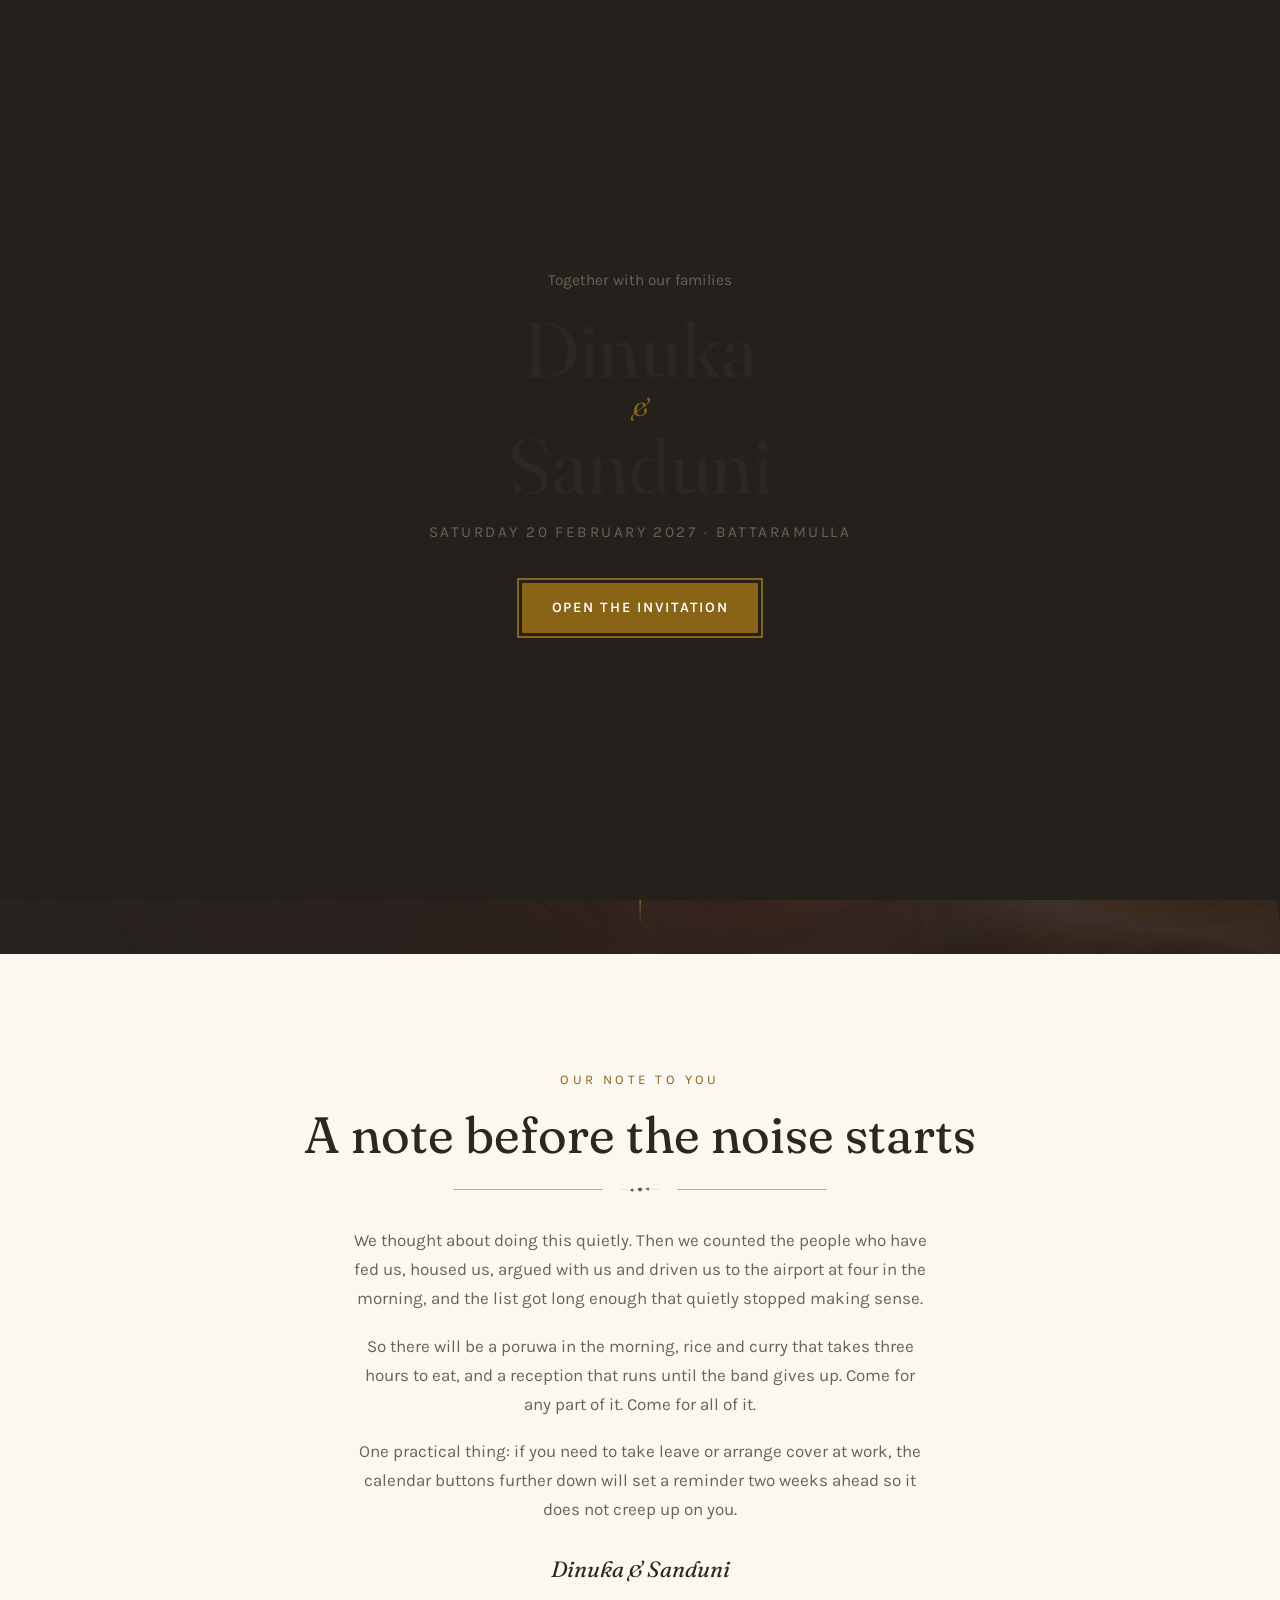
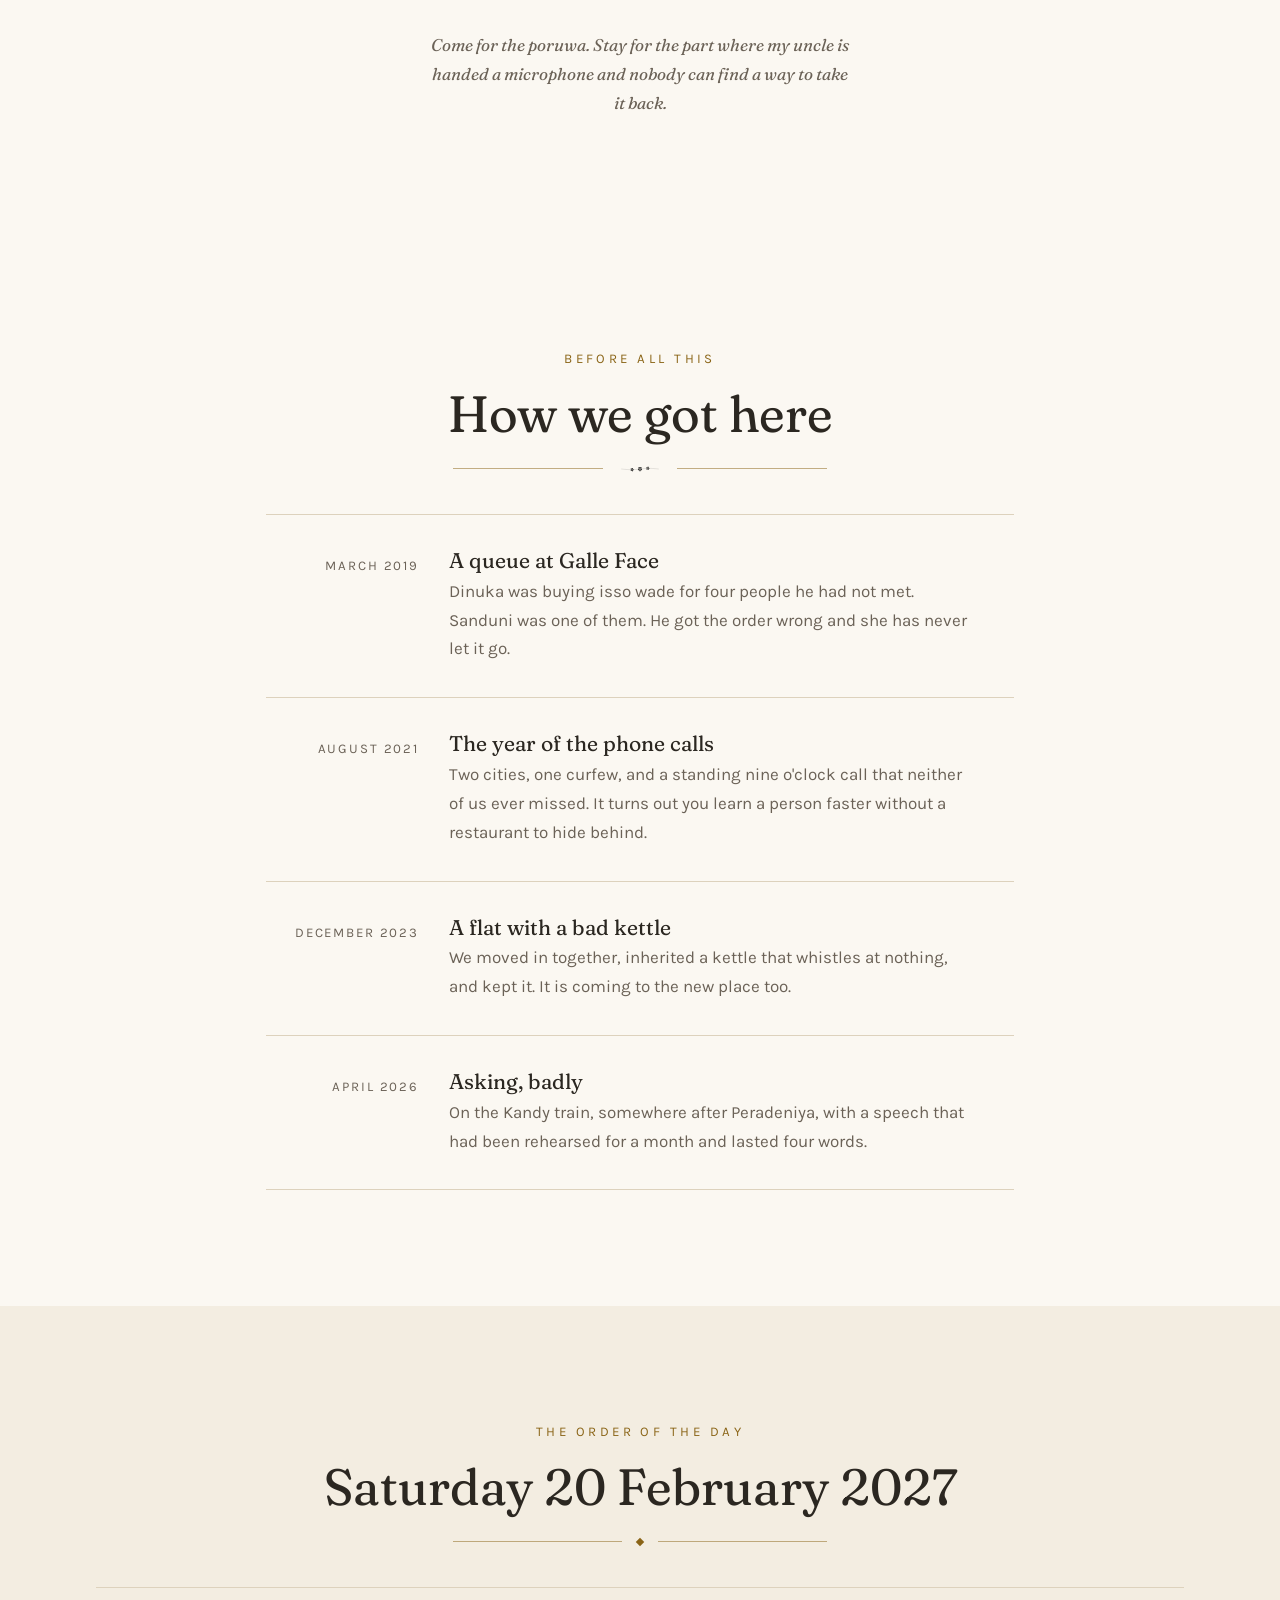
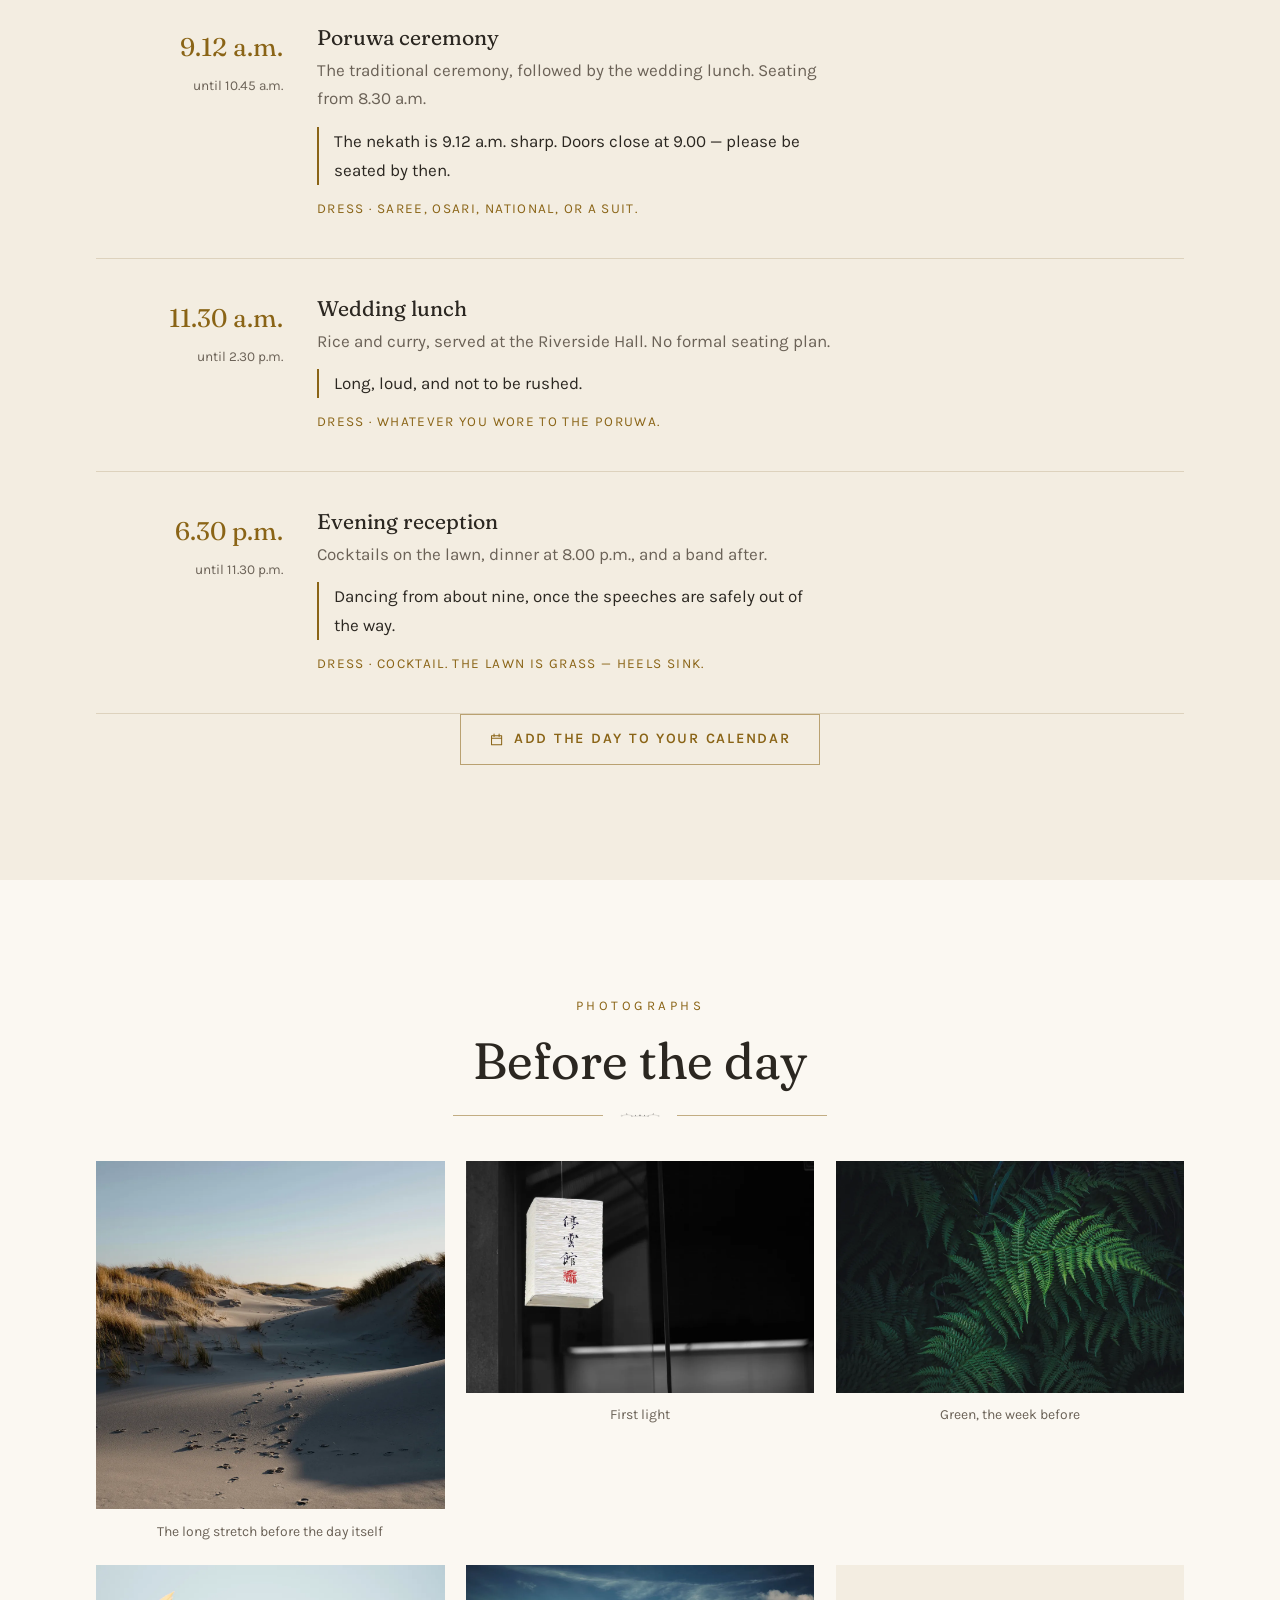
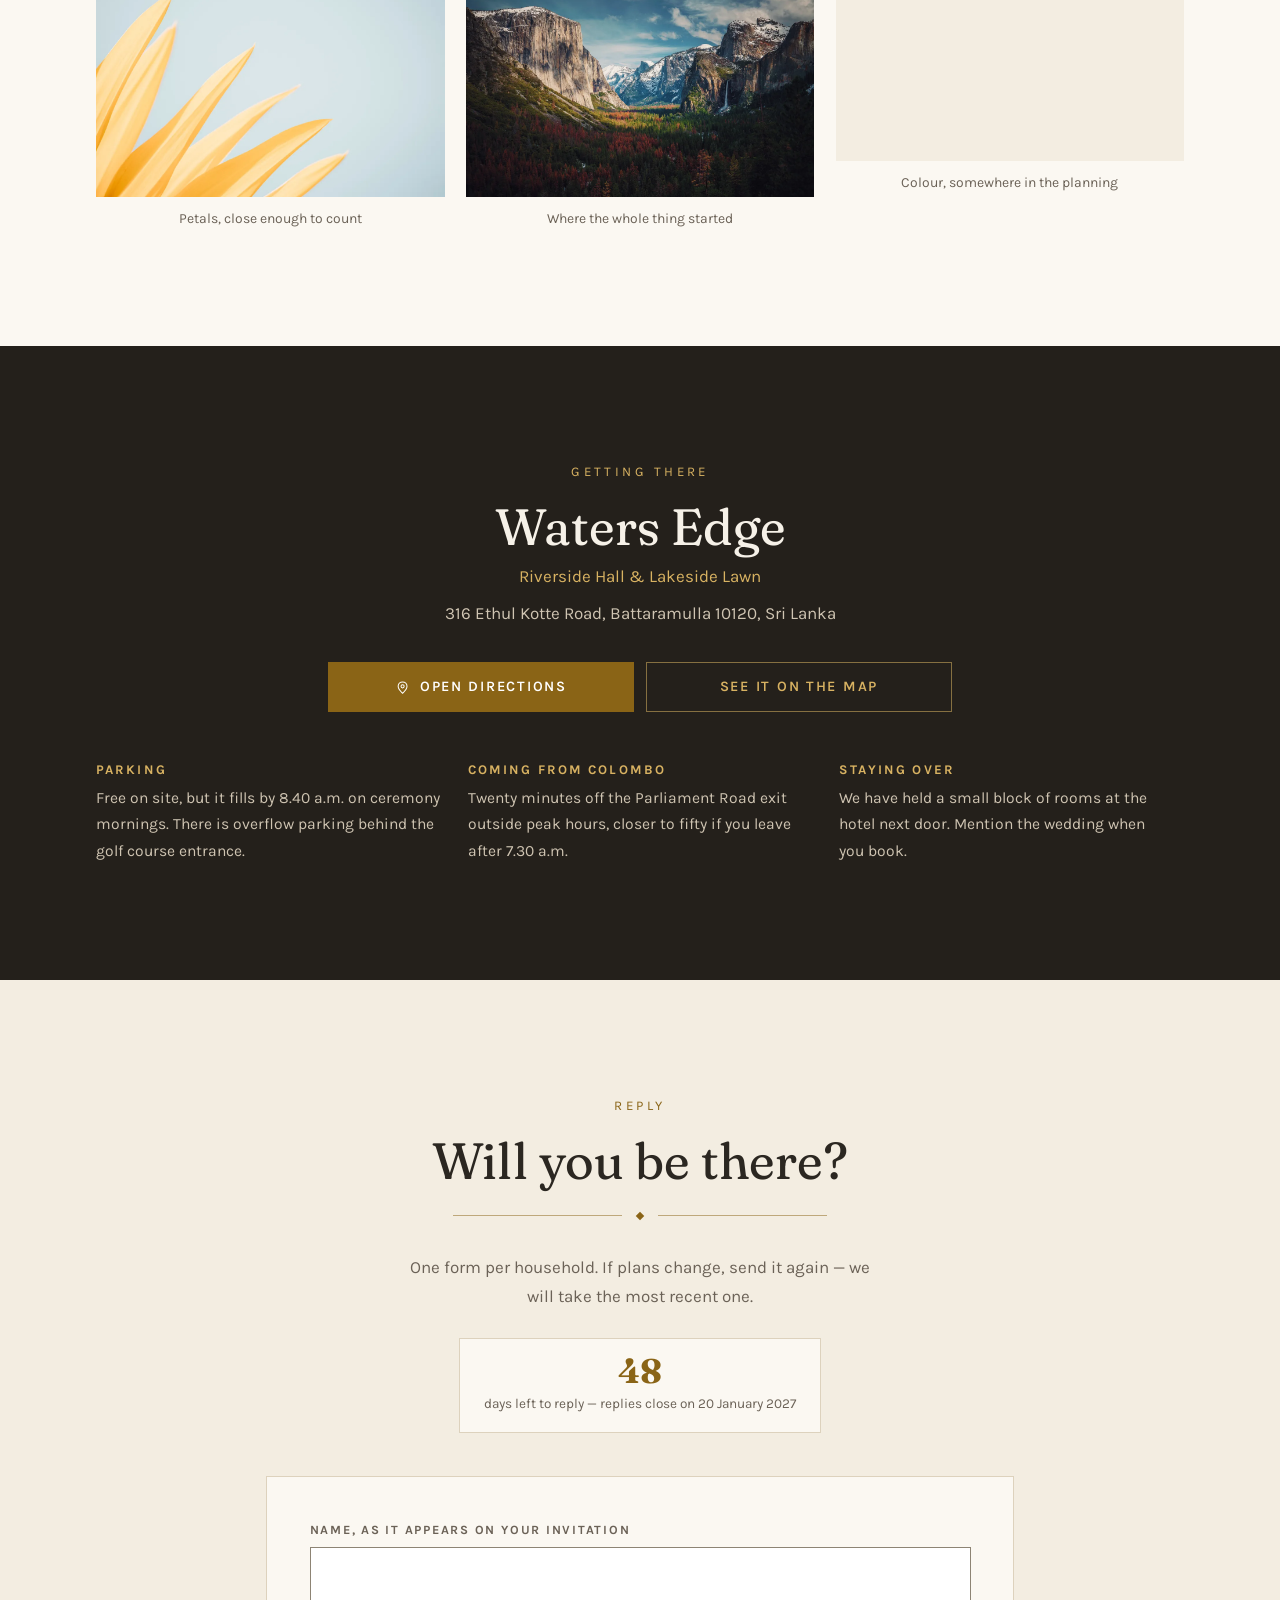
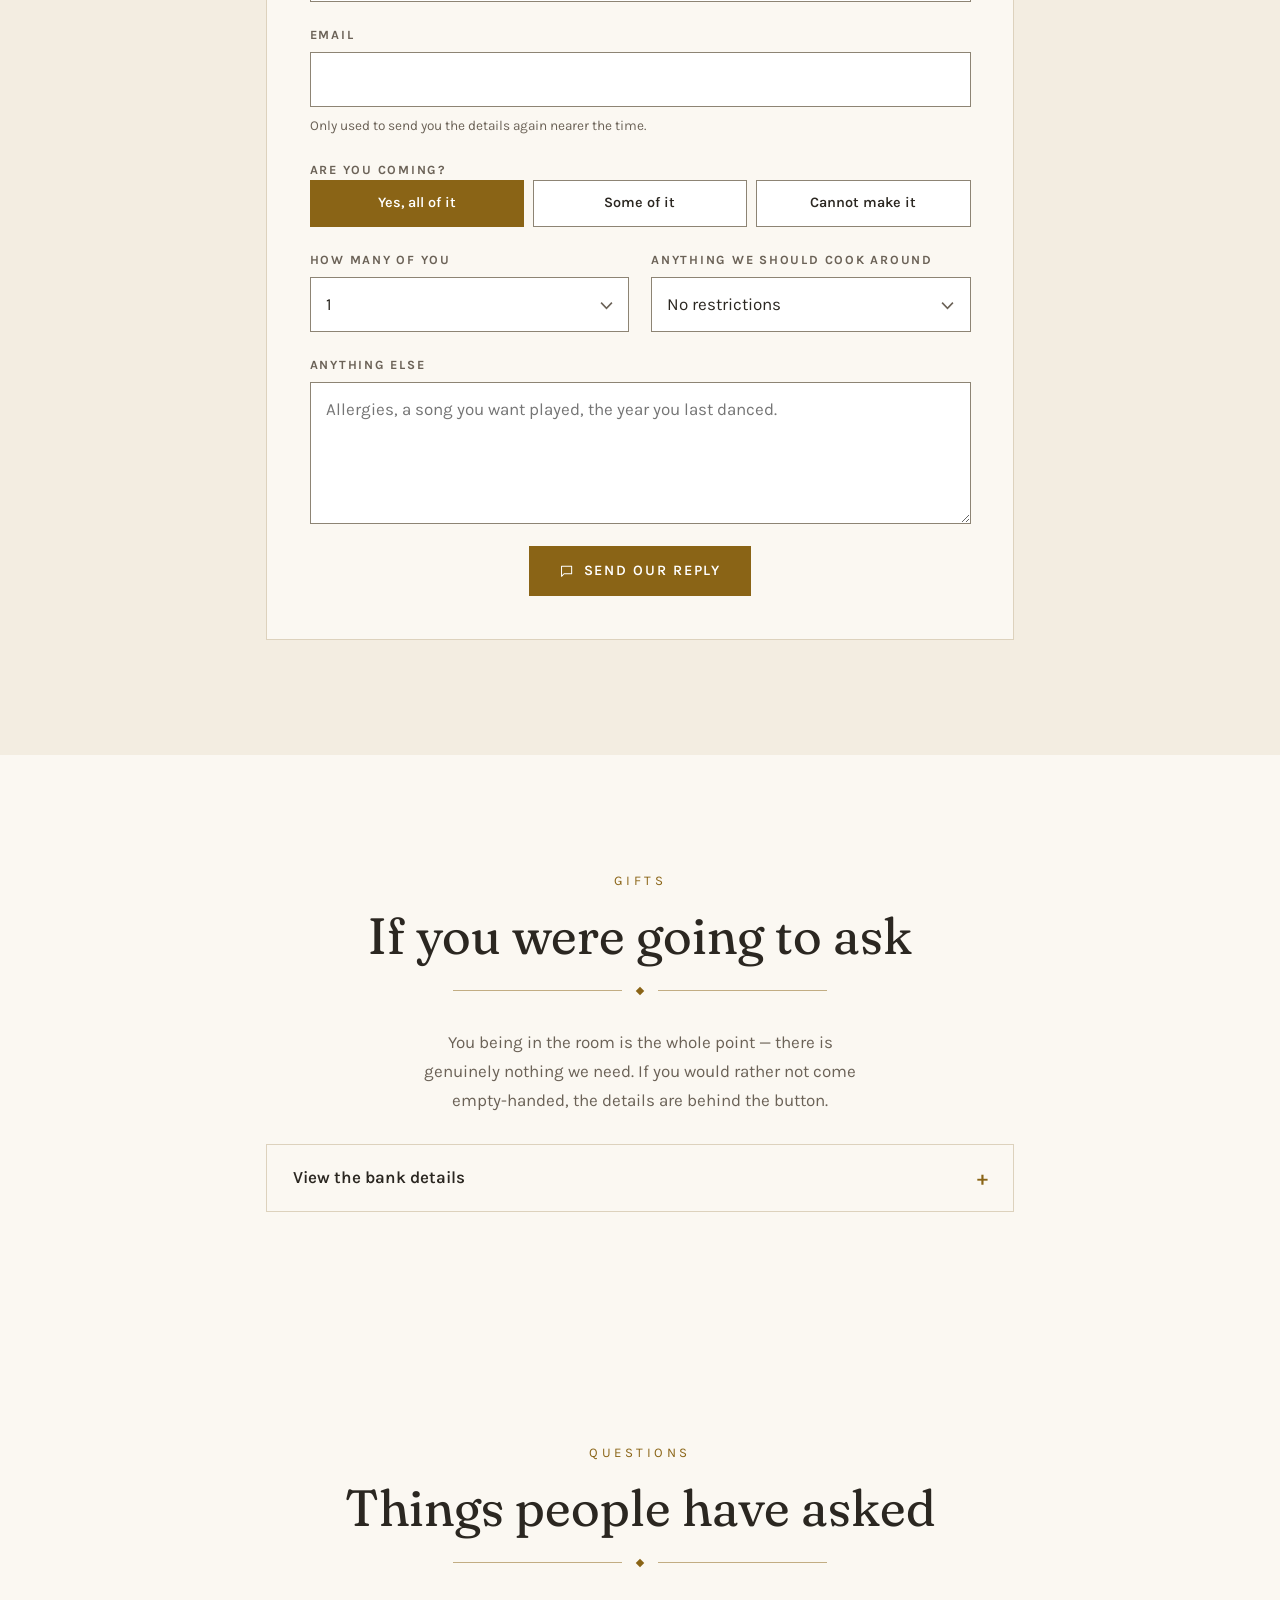
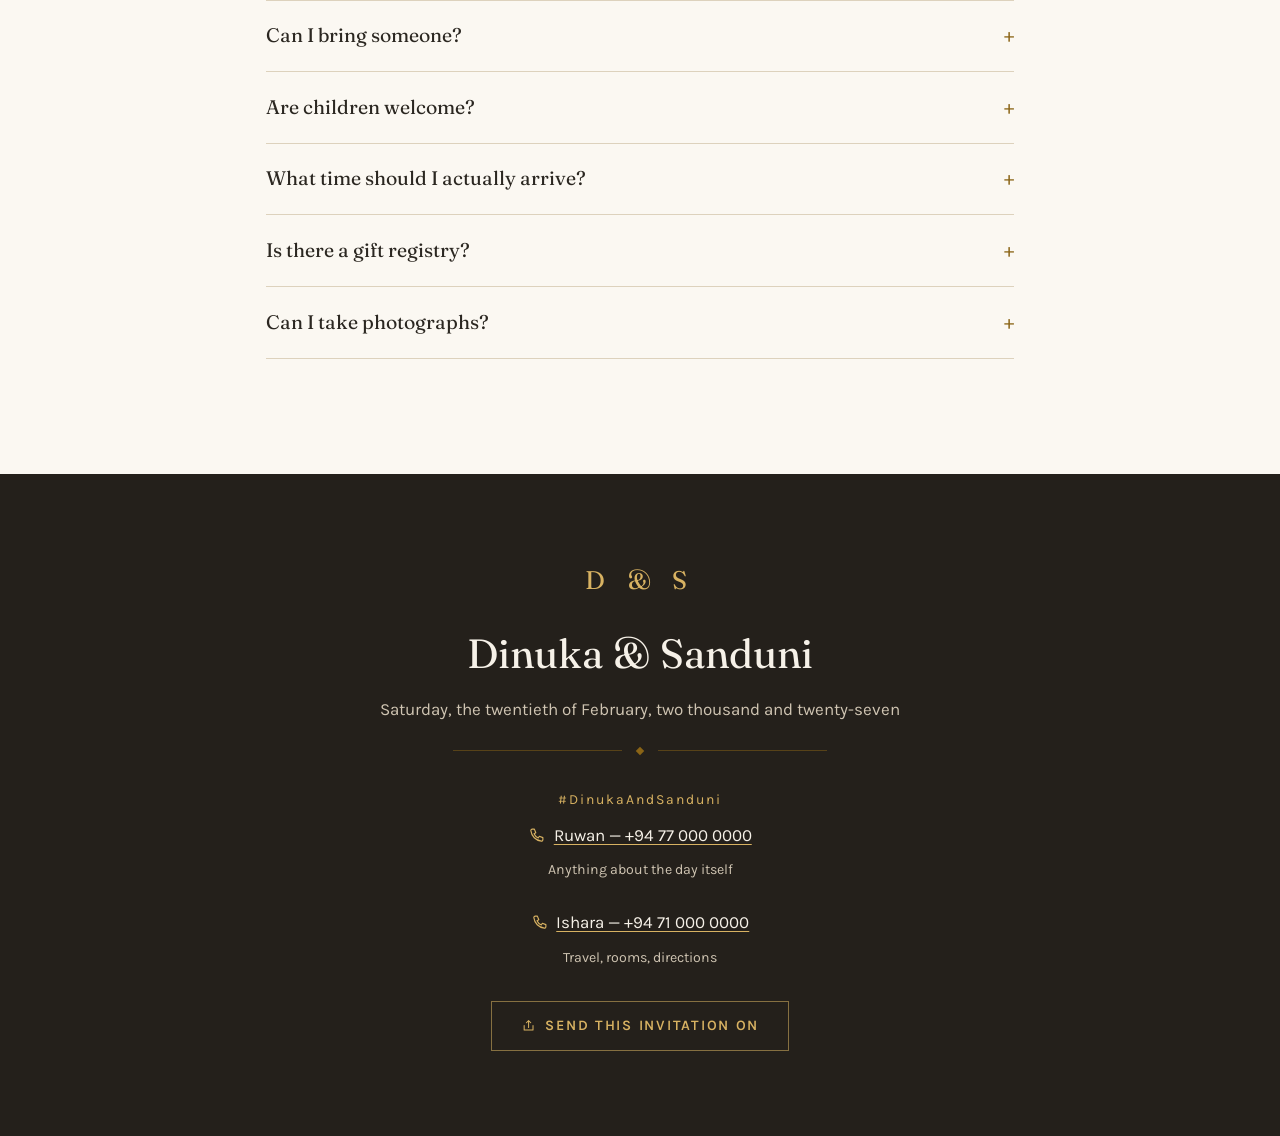
<file: theme1.html>
<!doctype html>
<html lang="en-LK">
<head>
<meta charset="utf-8">
<meta name="viewport" content="width=device-width, initial-scale=1, viewport-fit=cover">

<title>Wedding invitation</title>
<meta name="description" content="">
<meta name="theme-color" content="#24201b">
<meta name="color-scheme" content="light">
<link rel="canonical" href="">

<meta property="og:type" content="website">
<meta property="og:title" content="">
<meta property="og:description" content="">
<meta property="og:url" content="">
<meta property="og:image" content="">
<meta name="twitter:card" content="summary_large_image">
<meta name="twitter:title" content="">
<meta name="twitter:description" content="">
<meta name="twitter:image" content="">

<link rel="icon" href="data:image/svg+xml,%3Csvg xmlns='http://www.w3.org/2000/svg' viewBox='0 0 32 32'%3E%3Crect width='32' height='32' fill='%2324201b'/%3E%3Ctext x='16' y='23' font-family='Georgia,serif' font-size='20' fill='%23d8b262' text-anchor='middle'%3E%26amp;%3C/text%3E%3C/svg%3E">
<link rel="apple-touch-icon" href="assets/img/icon-180.png">

<link rel="preload" as="font" type="font/woff2" href="assets/fonts/Fraunces.woff2" crossorigin>
<link rel="preload" as="font" type="font/woff2" href="assets/fonts/Karla.woff2" crossorigin>
<link rel="preload" as="fetch" href="data/wedding.json" crossorigin>

<link rel="stylesheet" href="assets/css/themes/theme1.css">
<link rel="stylesheet" href="assets/css/parts.css">
</head>

<body>
<a class="skip-link" href="#page">Skip to the invitation</a>

<div class="boot" id="boot">
  <i></i>
  <p class="boot__fail" id="boot-fail" hidden></p>
</div>

<!-- Every section is written here by assets/js/themes/theme1.js, from
     data/wedding.json. There is no content in this file. -->
<div id="page"></div>

<dialog class="lightbox" id="lightbox" aria-label="Photograph"></dialog>

<noscript>
  <div style="padding:2rem;max-width:40rem;margin:auto">
    <h2>The invitation needs JavaScript for the reply form and calendar links.</h2>
    <p>The details, in case you would rather not turn it on: the wedding is on
      Saturday 20 February 2027 at Waters Edge, Battaramulla. The poruwa ceremony begins at
      9.12 a.m., lunch follows at 11.30, and the reception starts at 6.30 p.m. Please reply
      by 20 January using the phone numbers on your printed invitation.</p>
  </div>
  <style>#boot{display:none}</style>
</noscript>

<script type="module" src="assets/js/themes/theme1.js"></script>
</body>
</html>
</file>
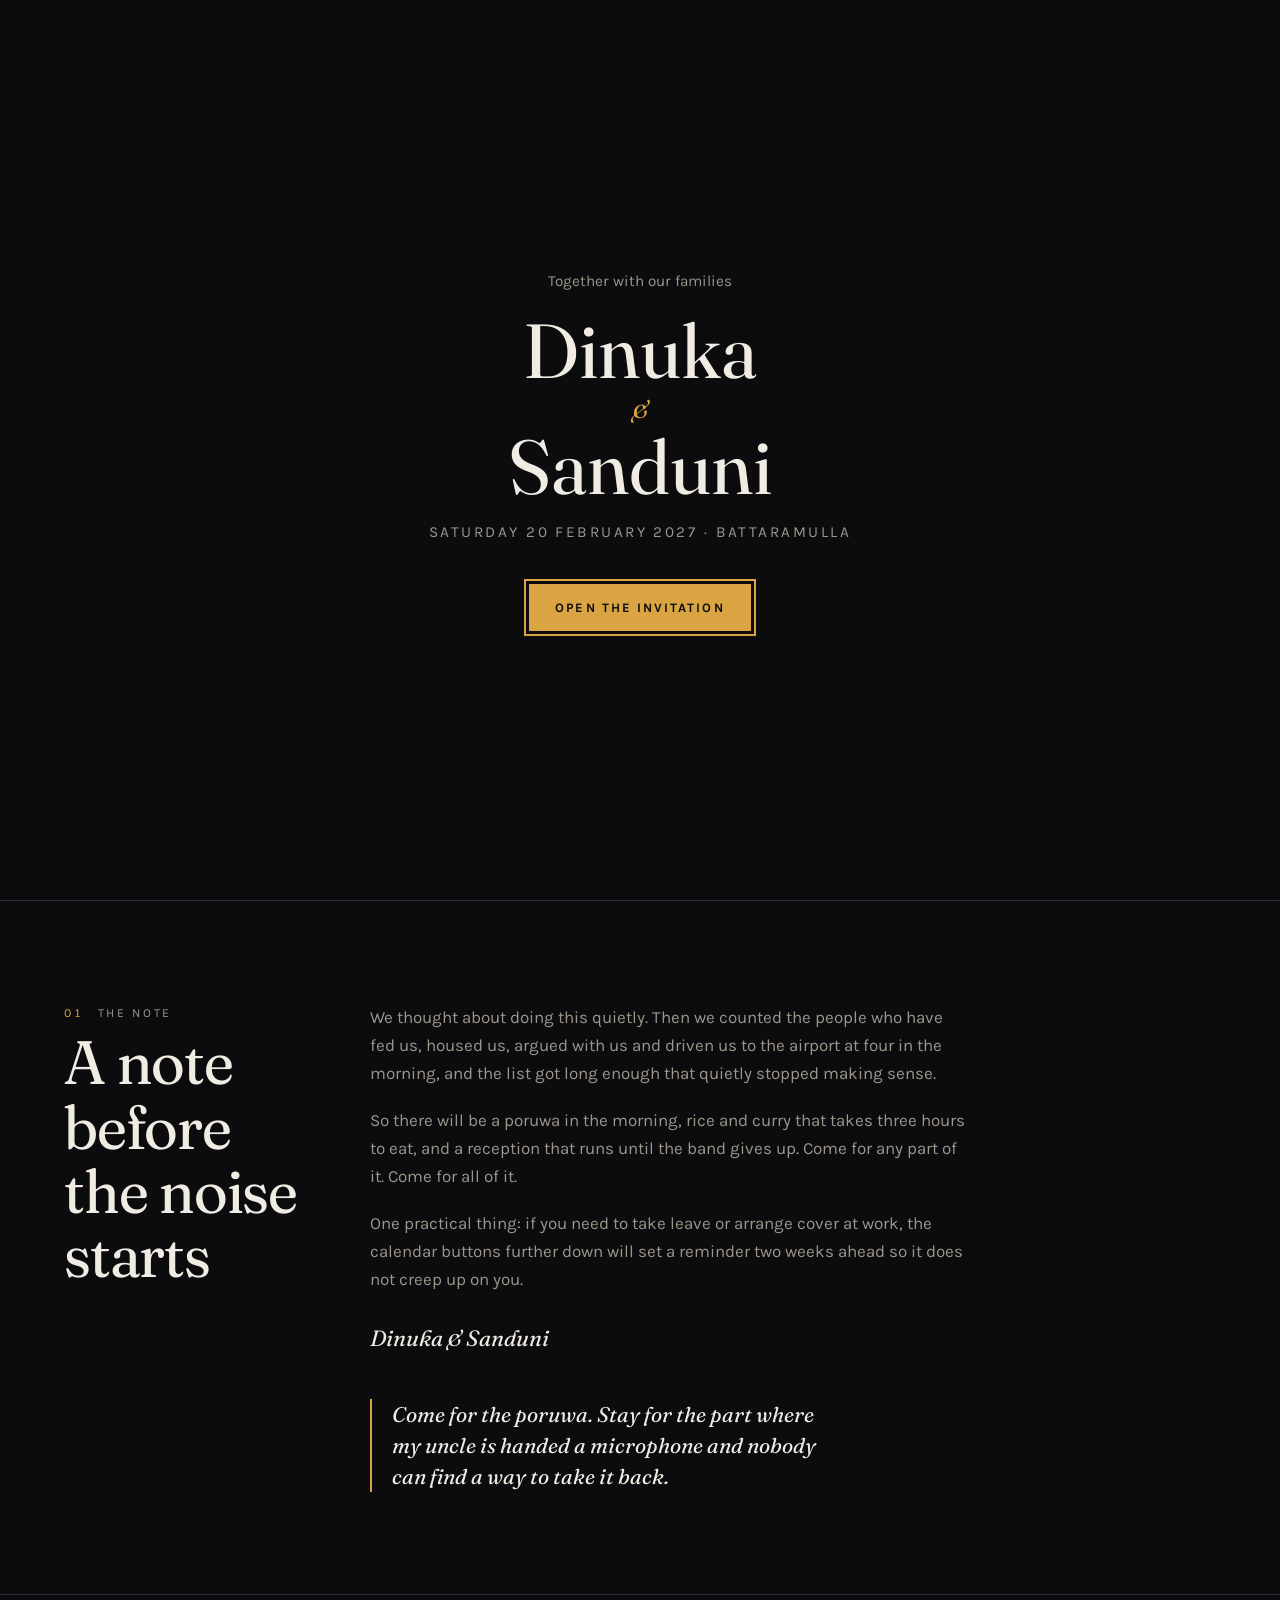
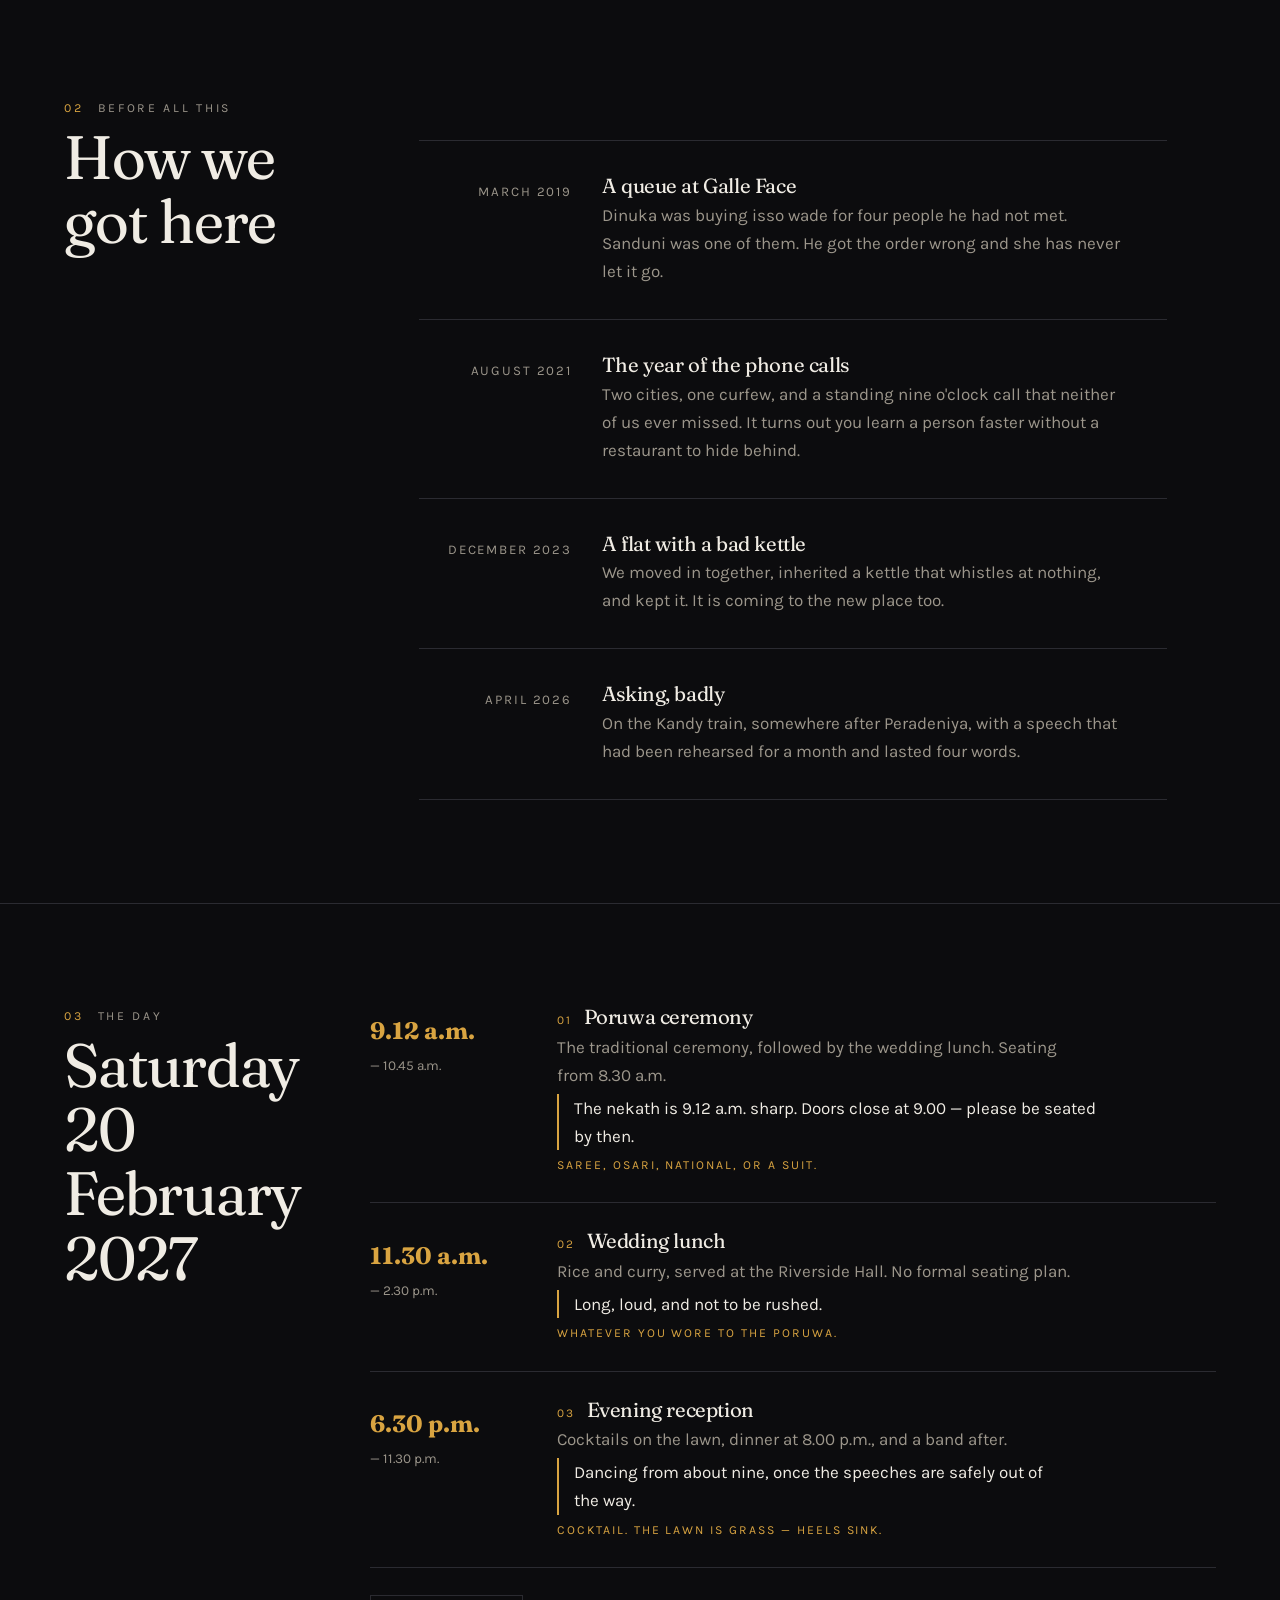
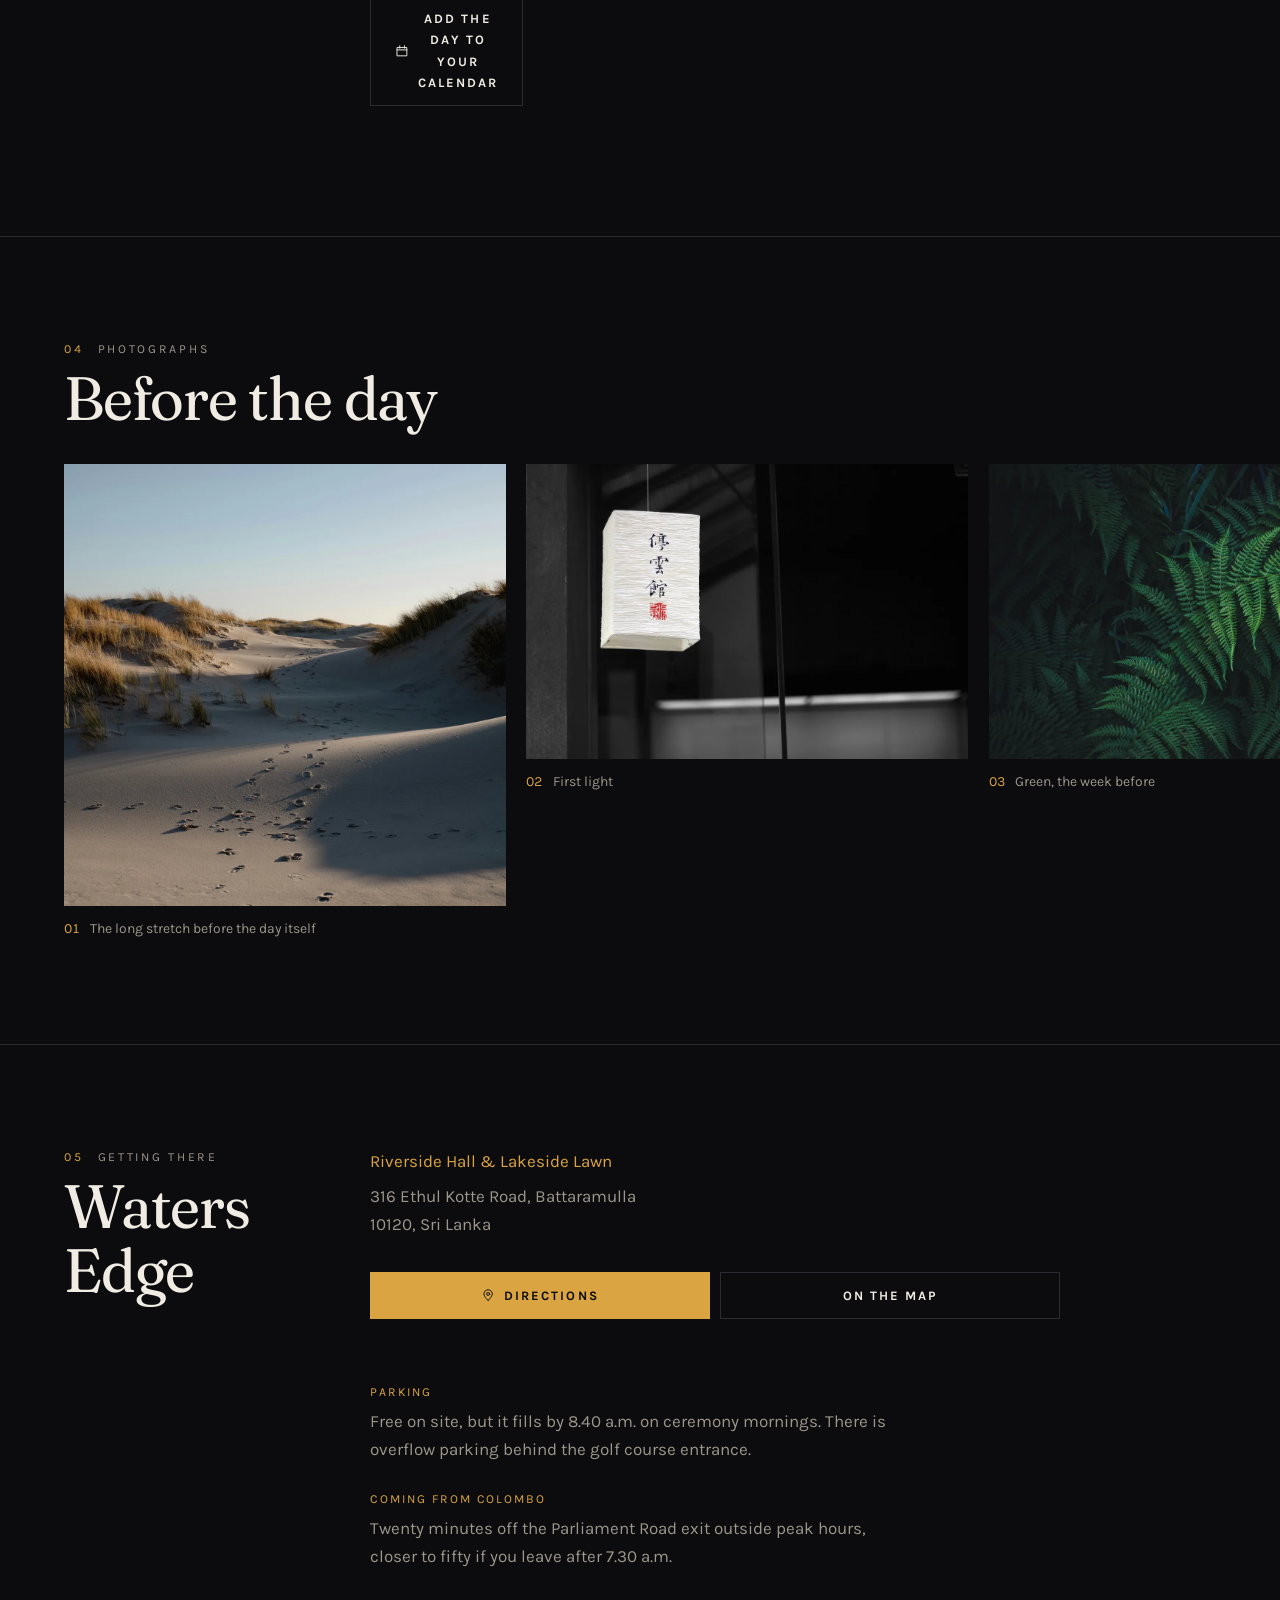
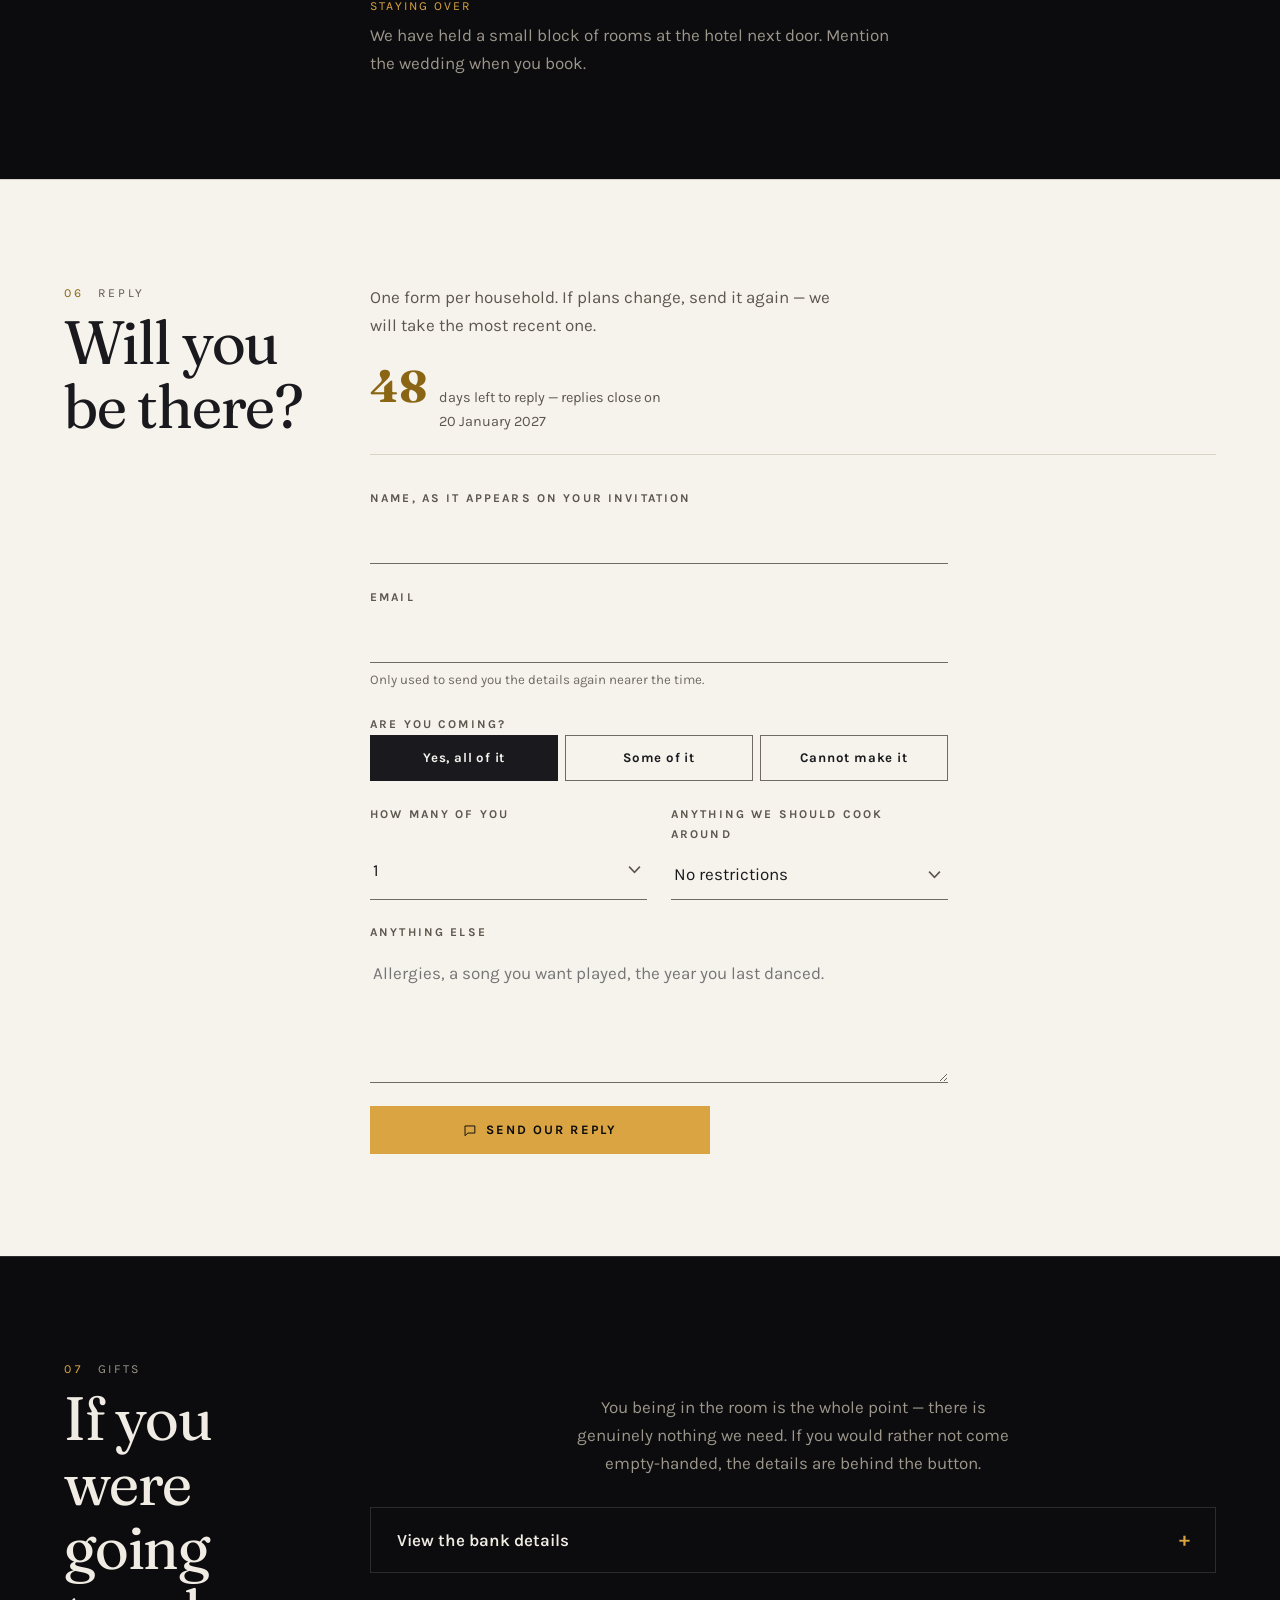
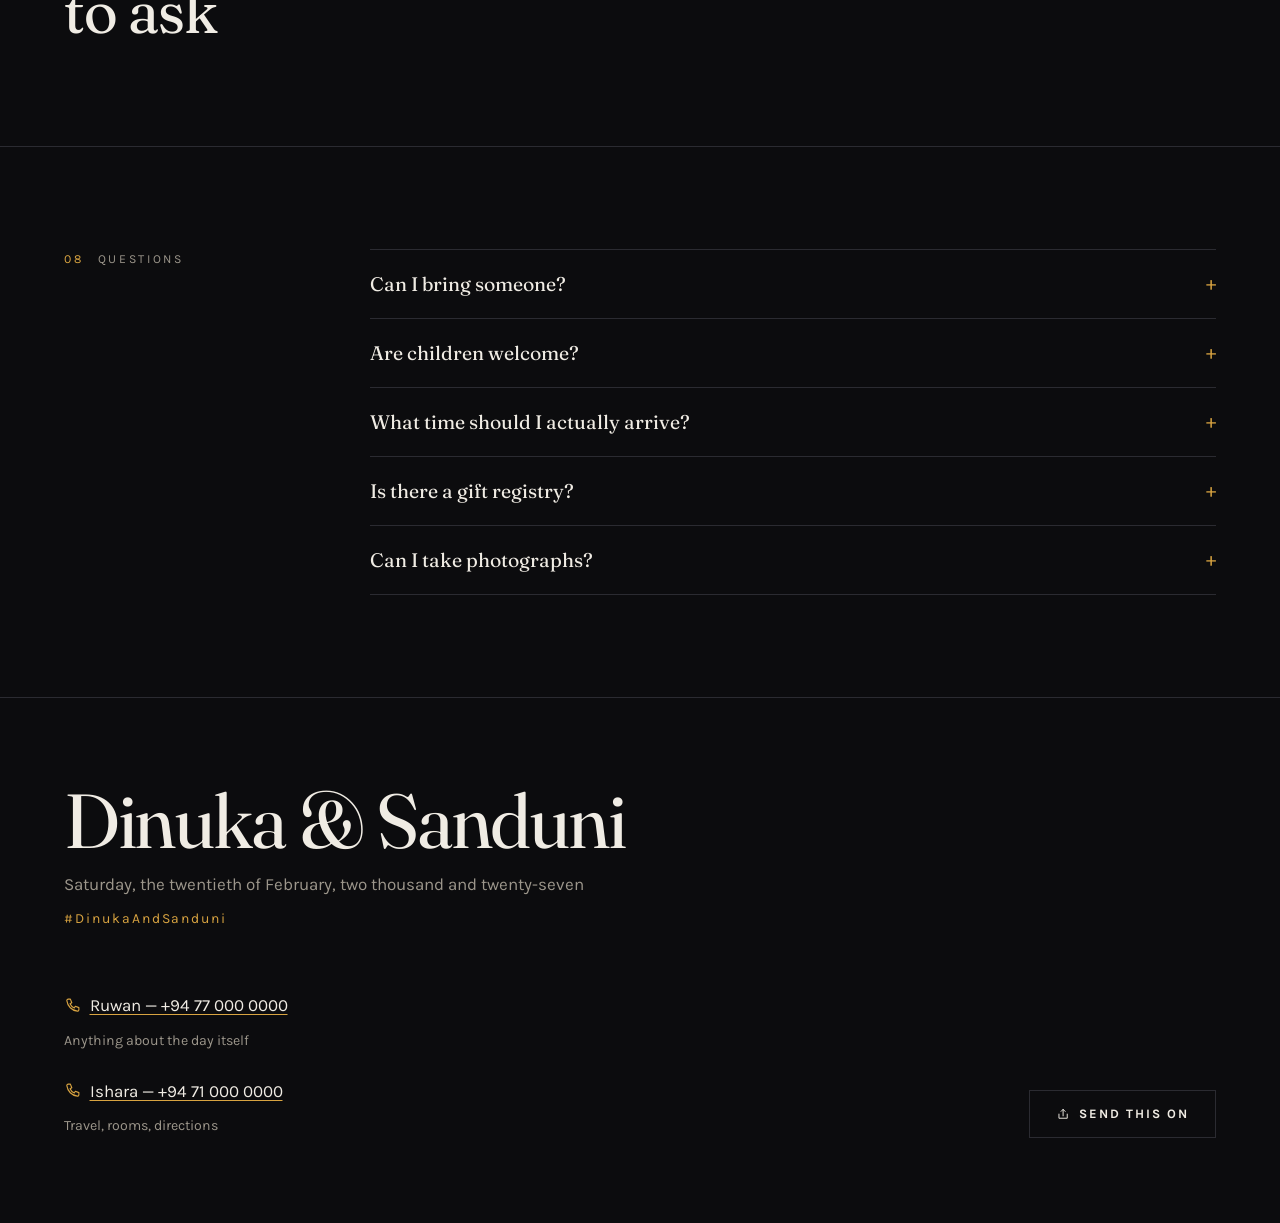
<file: theme2.html>
<!doctype html>
<html lang="en-LK">
<head>
<meta charset="utf-8">
<meta name="viewport" content="width=device-width, initial-scale=1, viewport-fit=cover">

<title>Wedding invitation</title>
<meta name="description" content="">
<meta name="theme-color" content="#0c0c0e">
<meta name="color-scheme" content="light">
<link rel="canonical" href="">

<meta property="og:type" content="website">
<meta property="og:title" content="">
<meta property="og:description" content="">
<meta property="og:url" content="">
<meta property="og:image" content="">
<meta name="twitter:card" content="summary_large_image">
<meta name="twitter:title" content="">
<meta name="twitter:description" content="">
<meta name="twitter:image" content="">

<link rel="icon" href="data:image/svg+xml,%3Csvg xmlns='http://www.w3.org/2000/svg' viewBox='0 0 32 32'%3E%3Crect width='32' height='32' fill='%230c0c0e'/%3E%3Ctext x='16' y='23' font-family='Georgia,serif' font-size='20' fill='%23d9a441' text-anchor='middle'%3E%26amp;%3C/text%3E%3C/svg%3E">
<link rel="apple-touch-icon" href="assets/img/icon-180.png">

<link rel="preload" as="font" type="font/woff2" href="assets/fonts/Fraunces.woff2" crossorigin>
<link rel="preload" as="font" type="font/woff2" href="assets/fonts/Karla.woff2" crossorigin>
<link rel="preload" as="fetch" href="data/wedding.json" crossorigin>

<link rel="stylesheet" href="assets/css/themes/theme2.css">
<link rel="stylesheet" href="assets/css/parts.css">
</head>

<body>
<a class="skip-link" href="#page">Skip to the invitation</a>

<div class="boot" id="boot">
  <i></i>
  <p class="boot__fail" id="boot-fail" hidden></p>
</div>

<!-- Every section is written here by assets/js/themes/theme2.js, from
     data/wedding.json. There is no content in this file. -->
<div id="page"></div>

<dialog class="lightbox" id="lightbox" aria-label="Photograph"></dialog>

<noscript>
  <div style="padding:2rem;max-width:40rem;margin:auto">
    <h2>The invitation needs JavaScript for the reply form and calendar links.</h2>
    <p>The details, in case you would rather not turn it on: the wedding is on
      Saturday 20 February 2027 at Waters Edge, Battaramulla. The poruwa ceremony begins at
      9.12 a.m., lunch follows at 11.30, and the reception starts at 6.30 p.m. Please reply
      by 20 January using the phone numbers on your printed invitation.</p>
  </div>
  <style>#boot{display:none}</style>
</noscript>

<script type="module" src="assets/js/themes/theme2.js"></script>
</body>
</html>
</file>
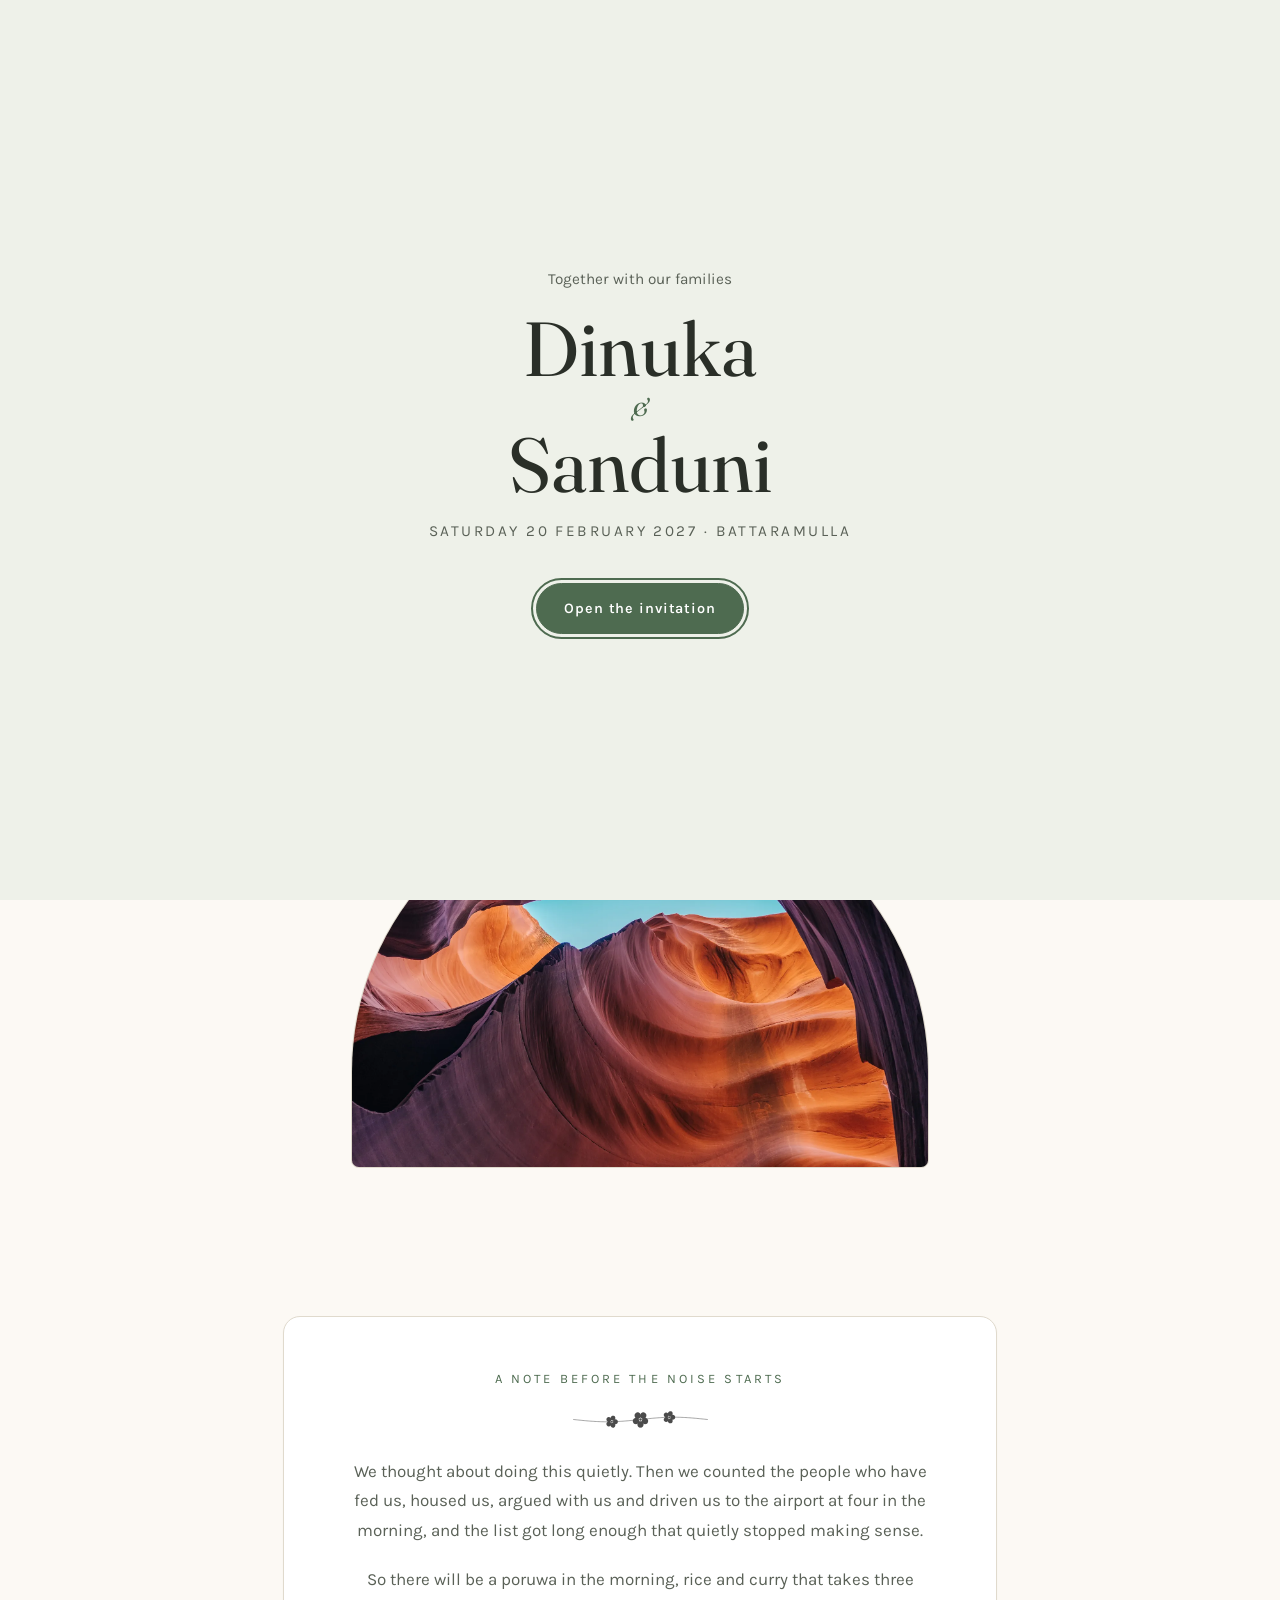
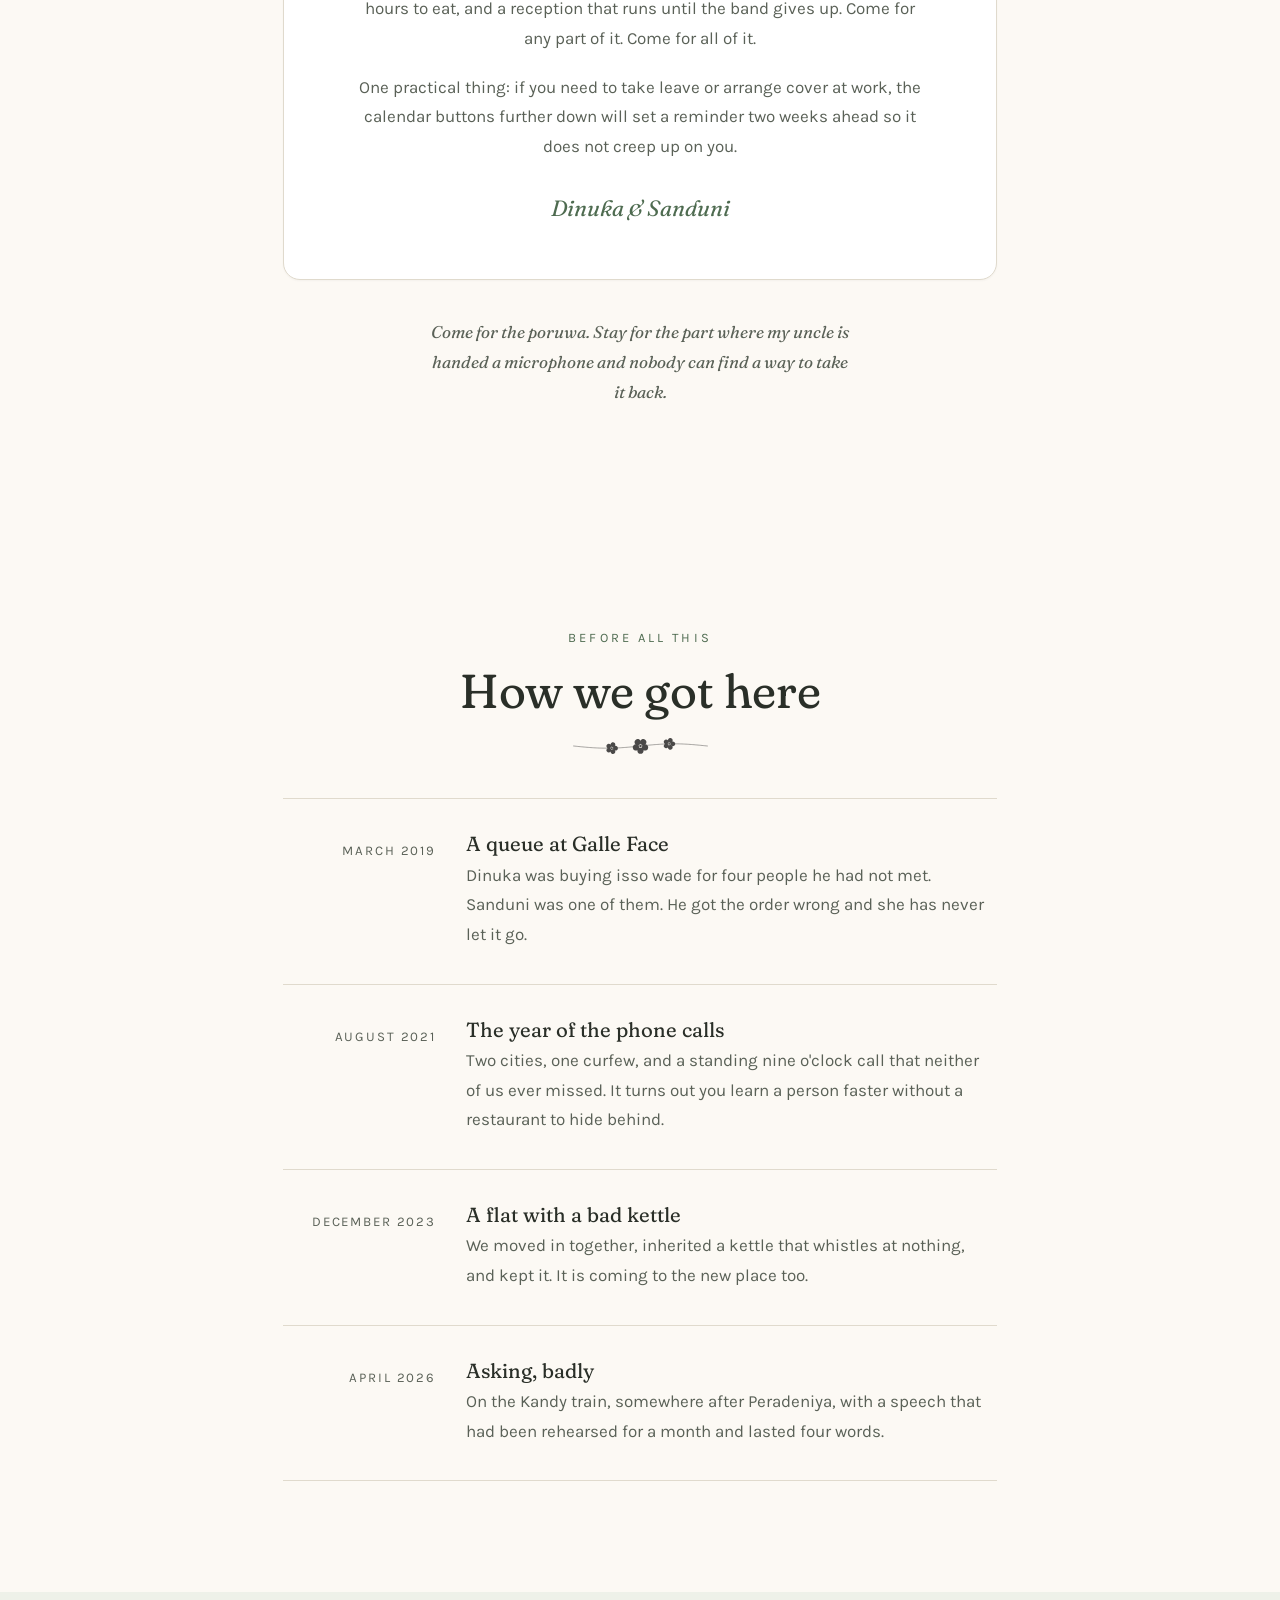
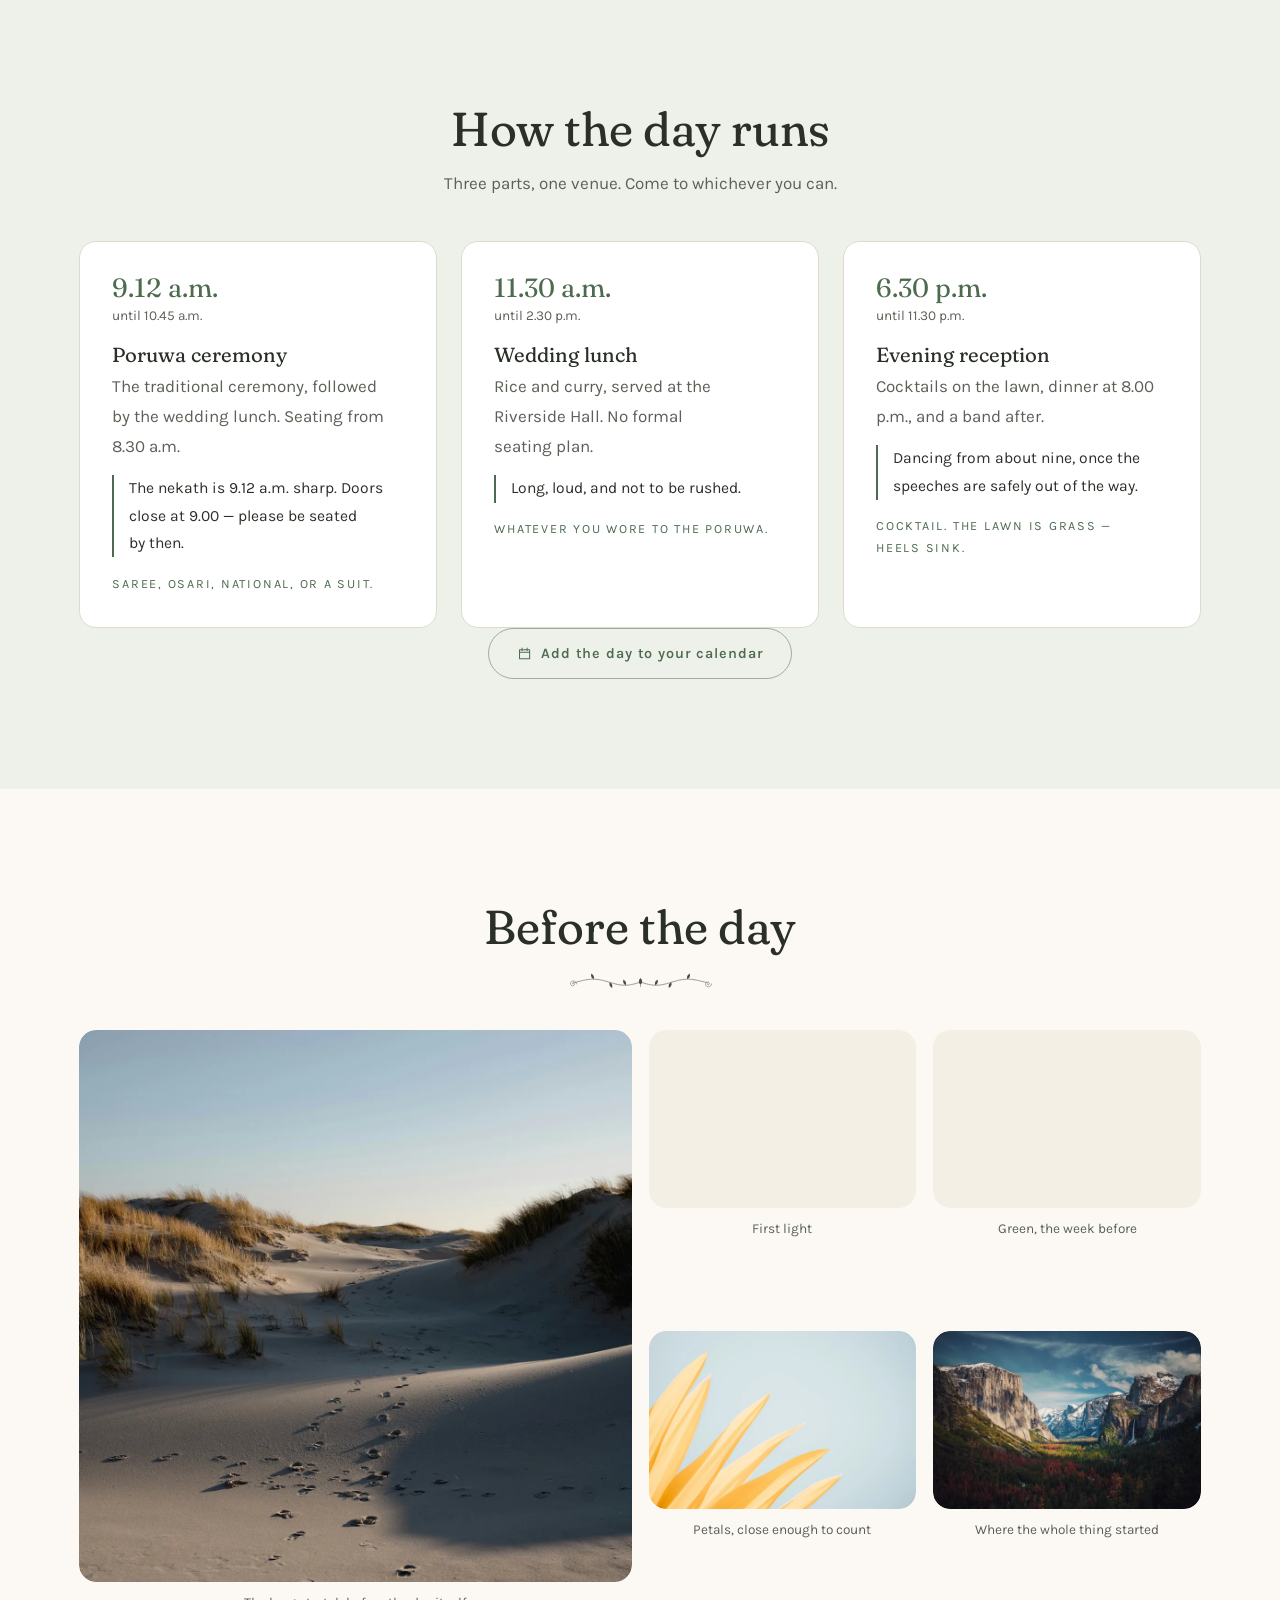
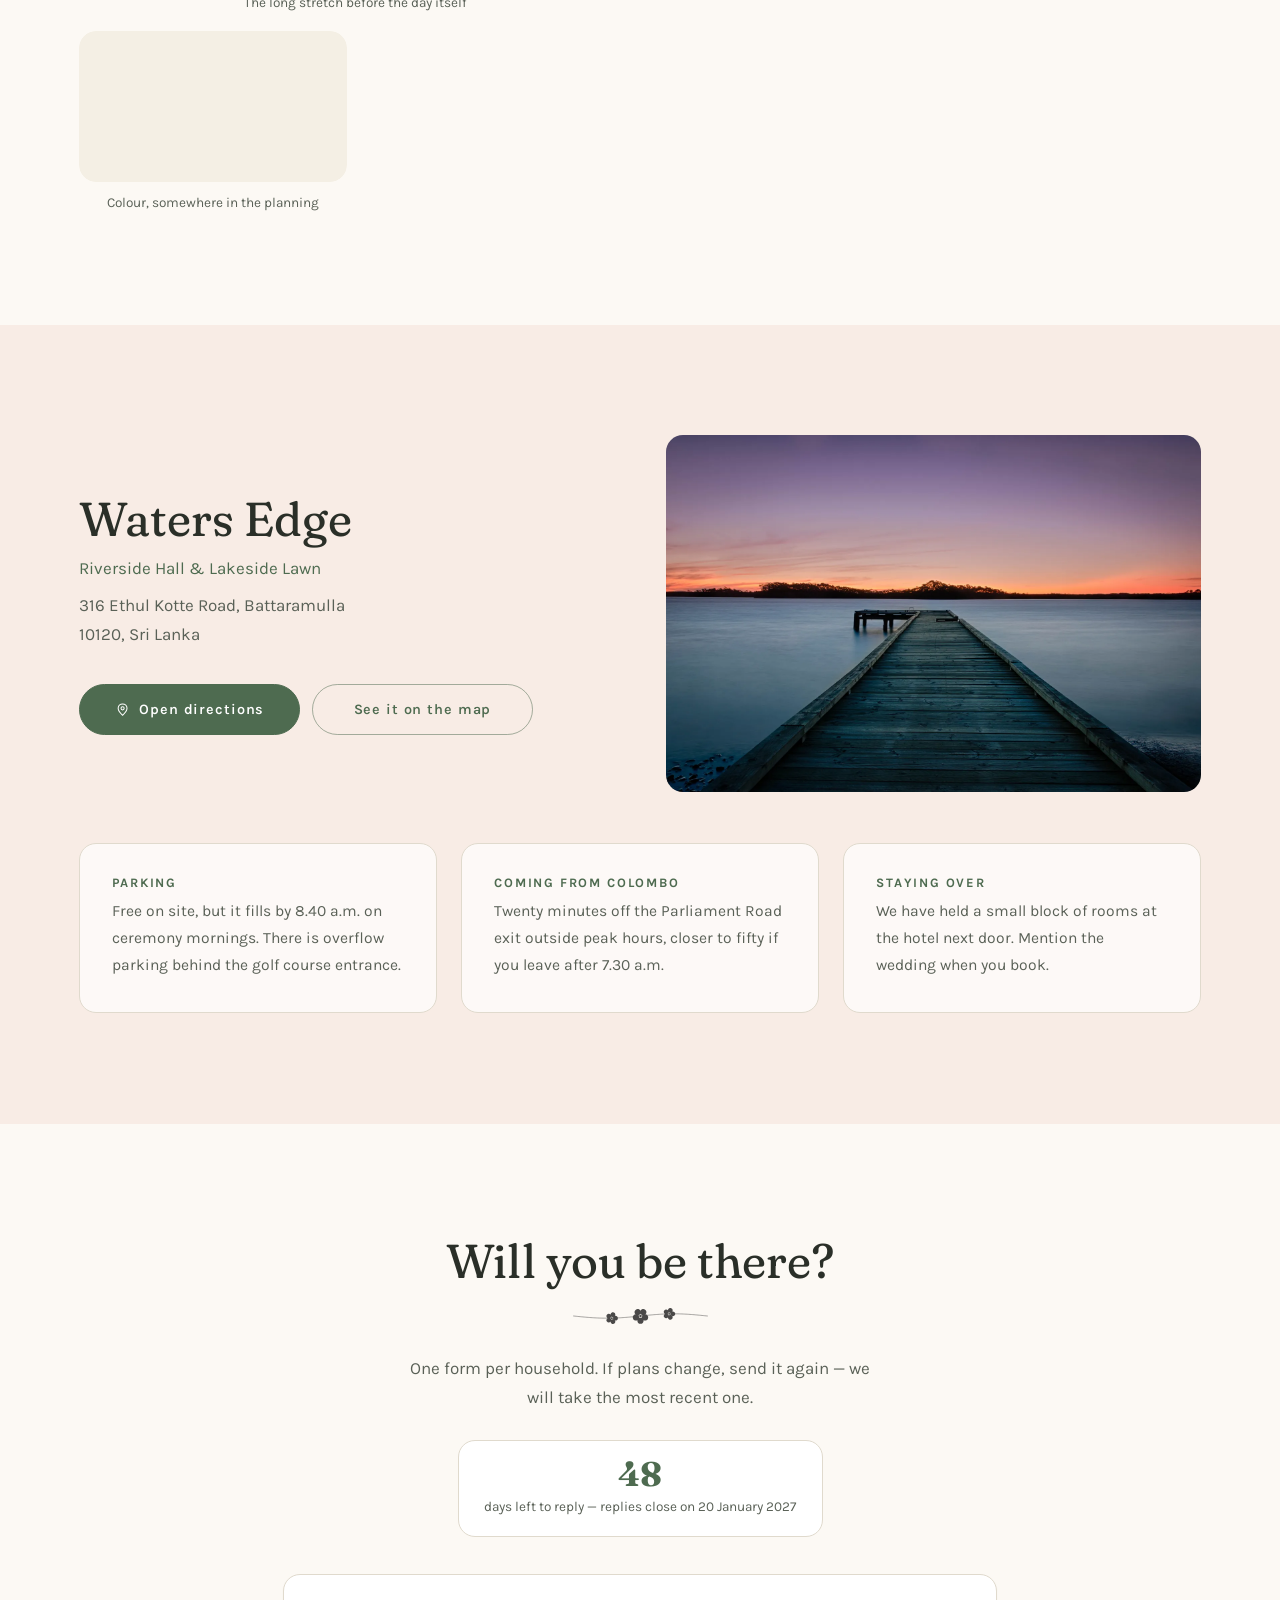
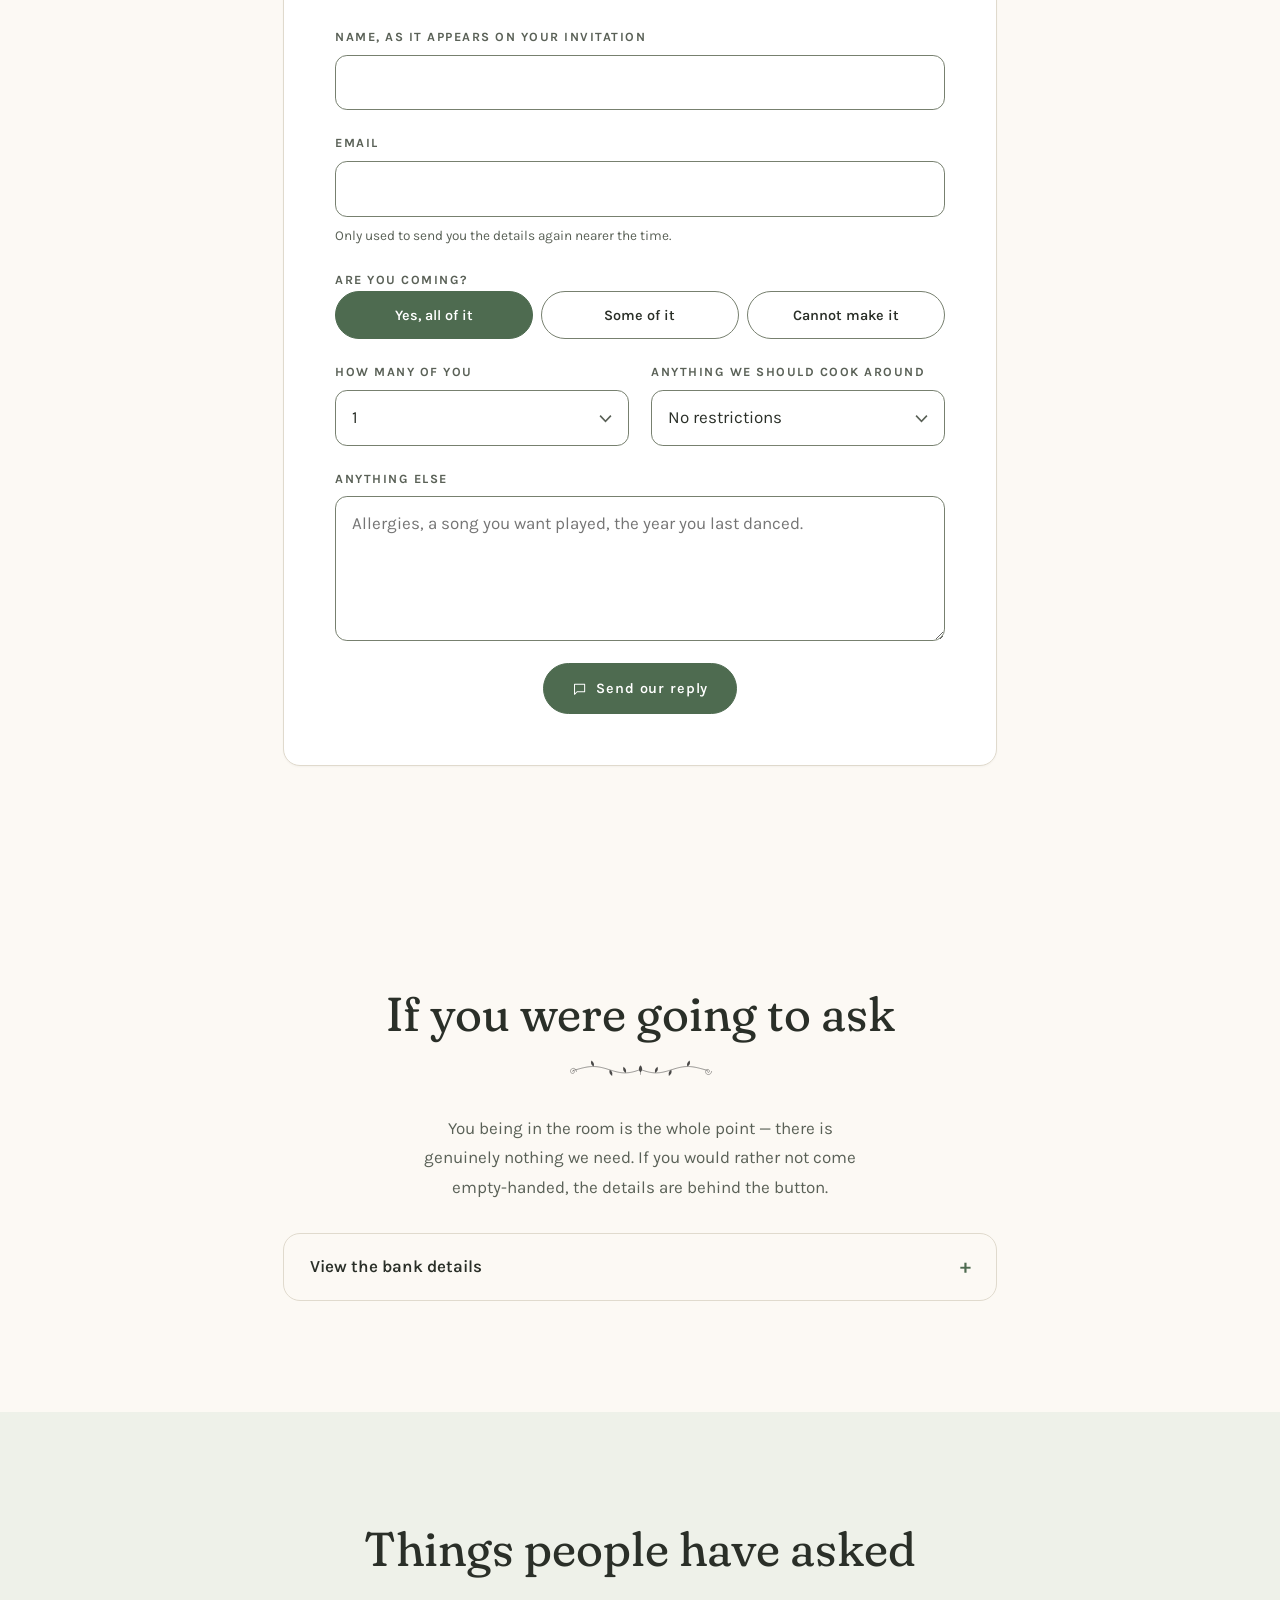
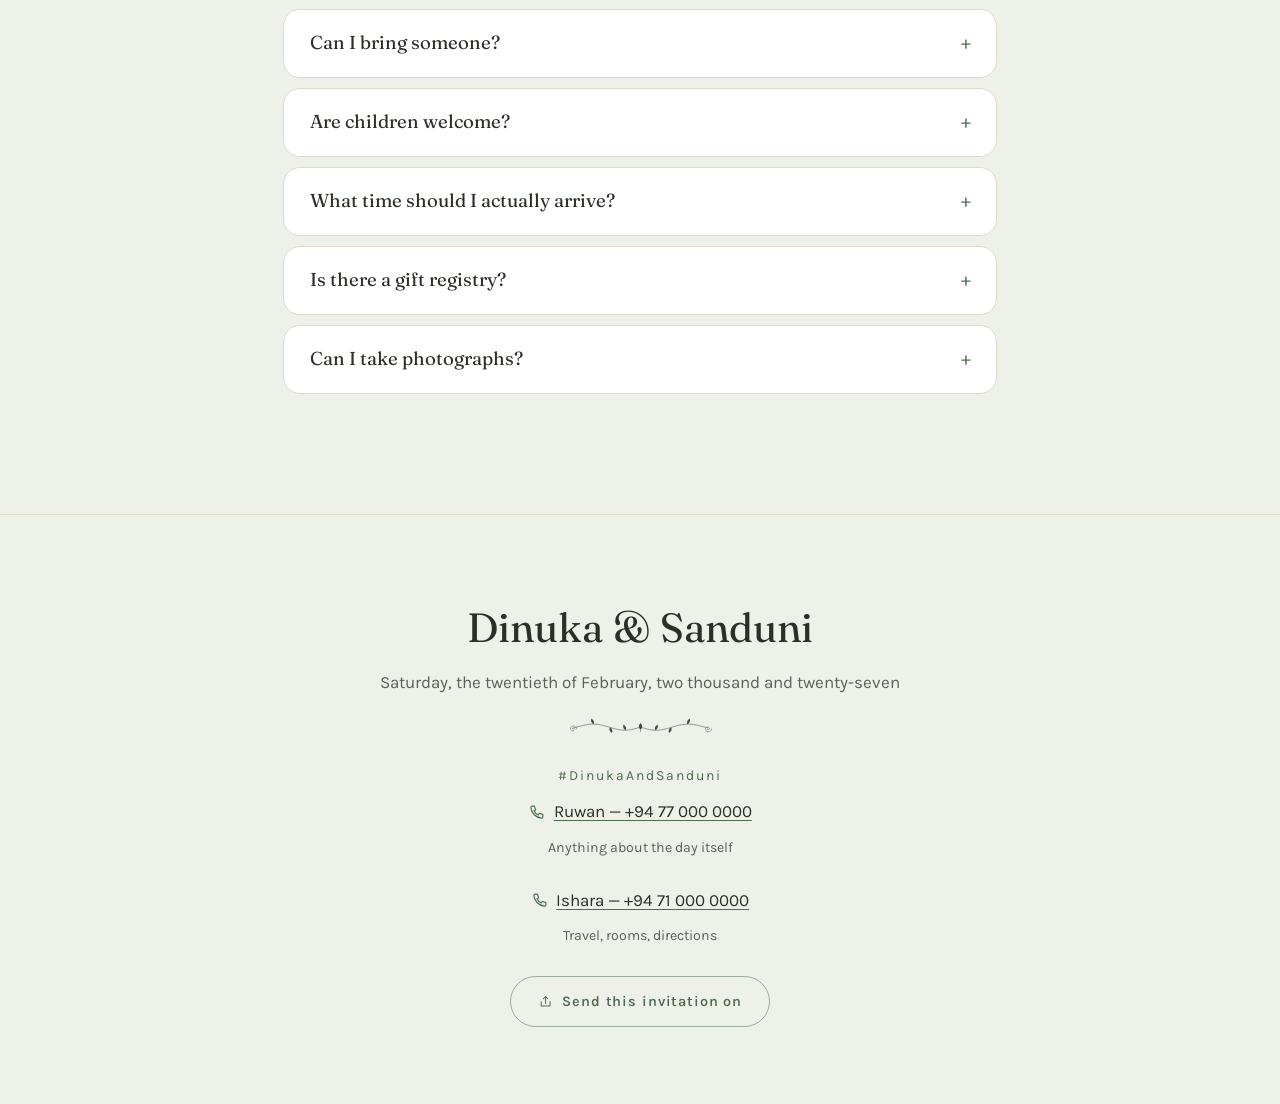
<file: theme3.html>
<!doctype html>
<html lang="en-LK">
<head>
<meta charset="utf-8">
<meta name="viewport" content="width=device-width, initial-scale=1, viewport-fit=cover">

<title>Wedding invitation</title>
<meta name="description" content="">
<meta name="theme-color" content="#fcf9f4">
<meta name="color-scheme" content="light">
<link rel="canonical" href="">

<meta property="og:type" content="website">
<meta property="og:title" content="">
<meta property="og:description" content="">
<meta property="og:url" content="">
<meta property="og:image" content="">
<meta name="twitter:card" content="summary_large_image">
<meta name="twitter:title" content="">
<meta name="twitter:description" content="">
<meta name="twitter:image" content="">

<link rel="icon" href="data:image/svg+xml,%3Csvg xmlns='http://www.w3.org/2000/svg' viewBox='0 0 32 32'%3E%3Crect width='32' height='32' fill='%23eef1e9'/%3E%3Ctext x='16' y='23' font-family='Georgia,serif' font-size='20' fill='%234e6b50' text-anchor='middle'%3E%26amp;%3C/text%3E%3C/svg%3E">
<link rel="apple-touch-icon" href="assets/img/icon-180.png">

<link rel="preload" as="font" type="font/woff2" href="assets/fonts/Fraunces.woff2" crossorigin>
<link rel="preload" as="font" type="font/woff2" href="assets/fonts/Karla.woff2" crossorigin>
<link rel="preload" as="fetch" href="data/wedding.json" crossorigin>

<link rel="stylesheet" href="assets/css/themes/theme3.css">
<link rel="stylesheet" href="assets/css/parts.css">
</head>

<body>
<a class="skip-link" href="#page">Skip to the invitation</a>

<div class="boot" id="boot">
  <i></i>
  <p class="boot__fail" id="boot-fail" hidden></p>
</div>

<!-- Every section is written here by assets/js/themes/theme3.js, from
     data/wedding.json. There is no content in this file. -->
<div id="page"></div>

<dialog class="lightbox" id="lightbox" aria-label="Photograph"></dialog>

<noscript>
  <div style="padding:2rem;max-width:40rem;margin:auto">
    <h2>The invitation needs JavaScript for the reply form and calendar links.</h2>
    <p>The details, in case you would rather not turn it on: the wedding is on
      Saturday 20 February 2027 at Waters Edge, Battaramulla. The poruwa ceremony begins at
      9.12 a.m., lunch follows at 11.30, and the reception starts at 6.30 p.m. Please reply
      by 20 January using the phone numbers on your printed invitation.</p>
  </div>
  <style>#boot{display:none}</style>
</noscript>

<script type="module" src="assets/js/themes/theme3.js"></script>
</body>
</html>
</file>
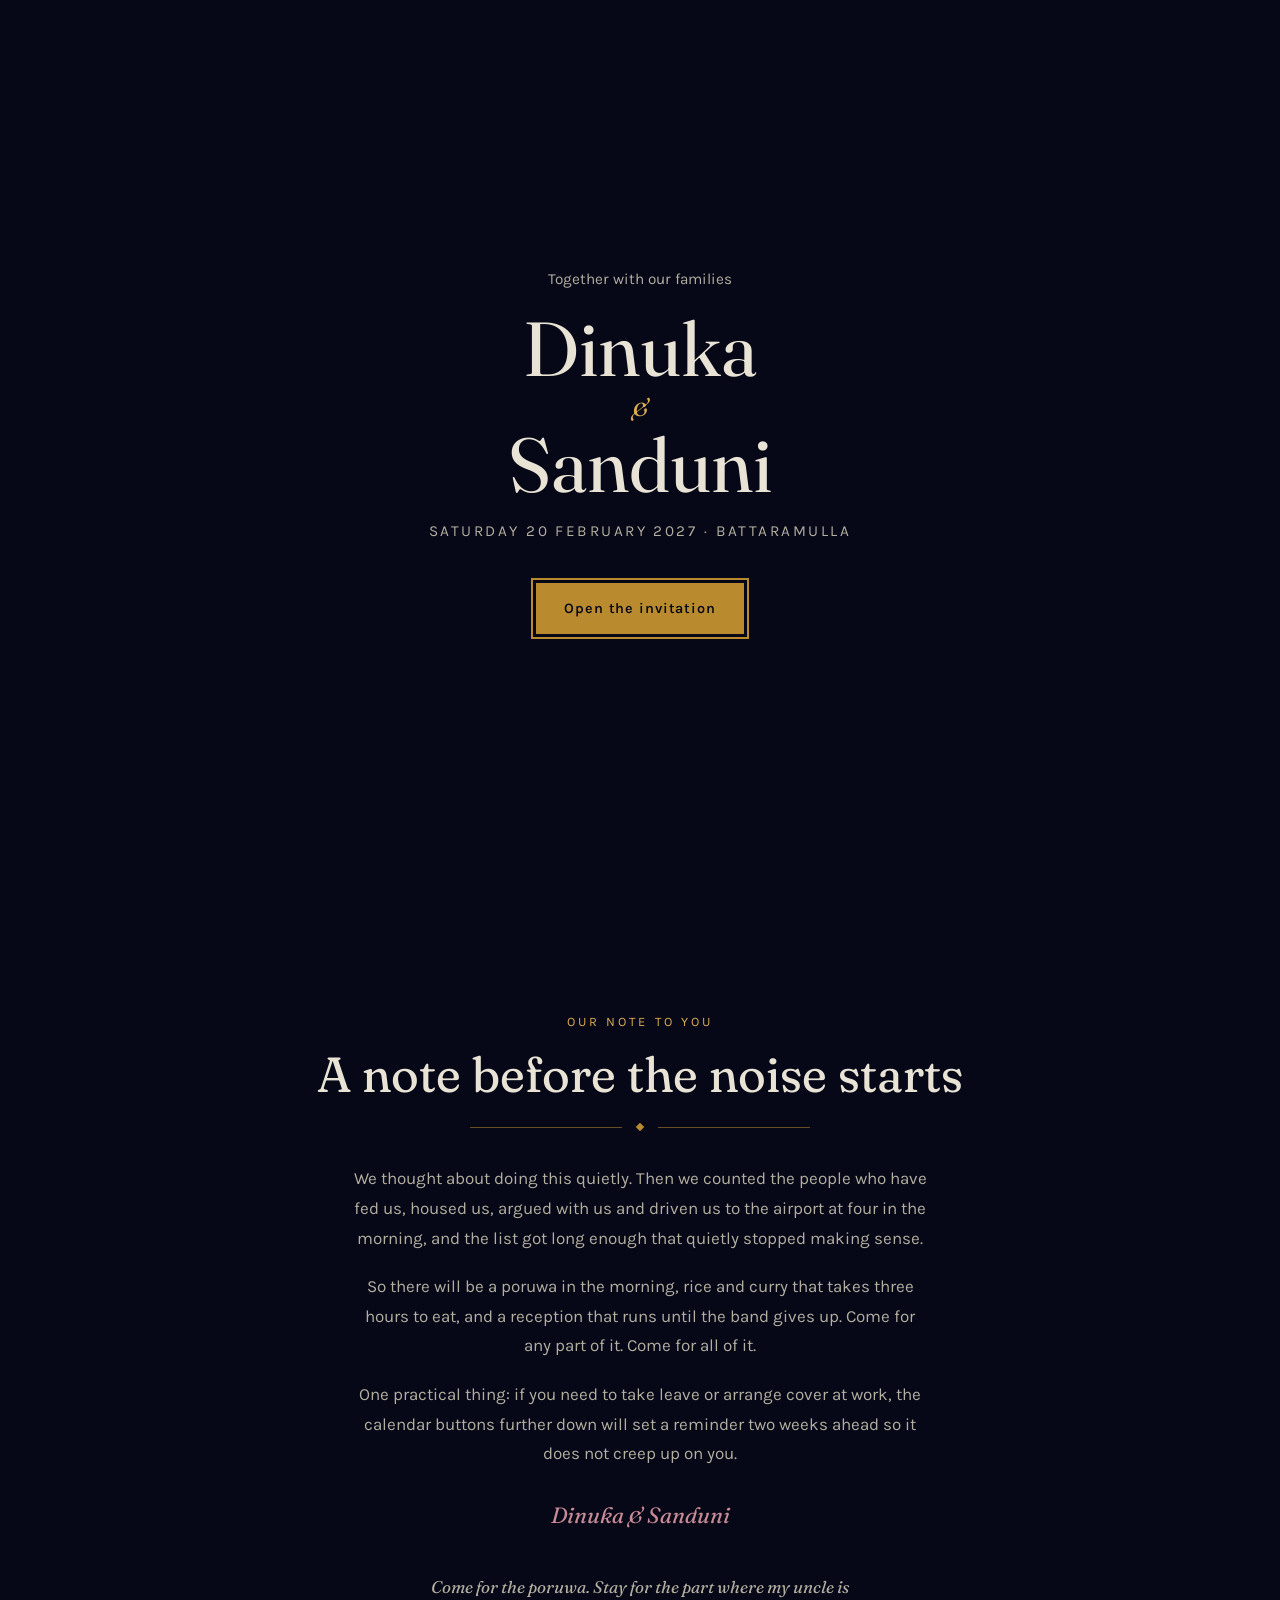
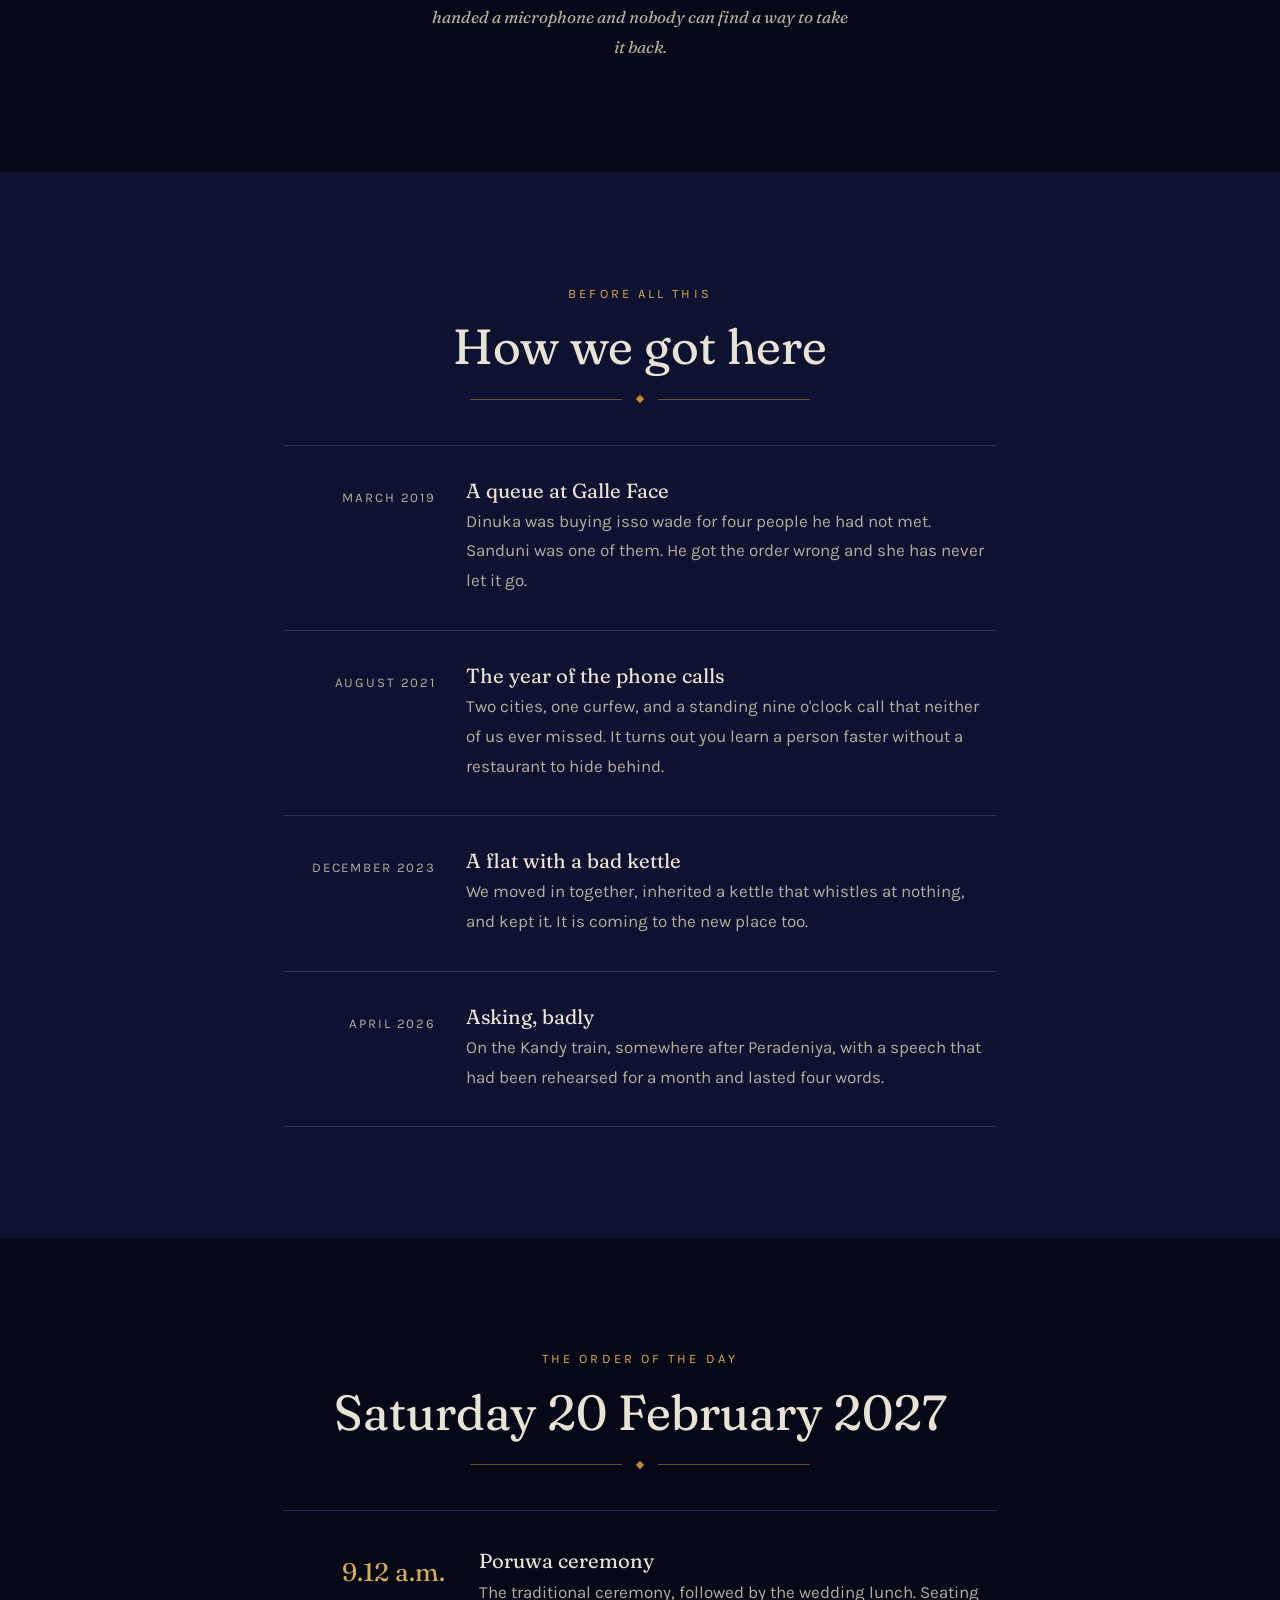
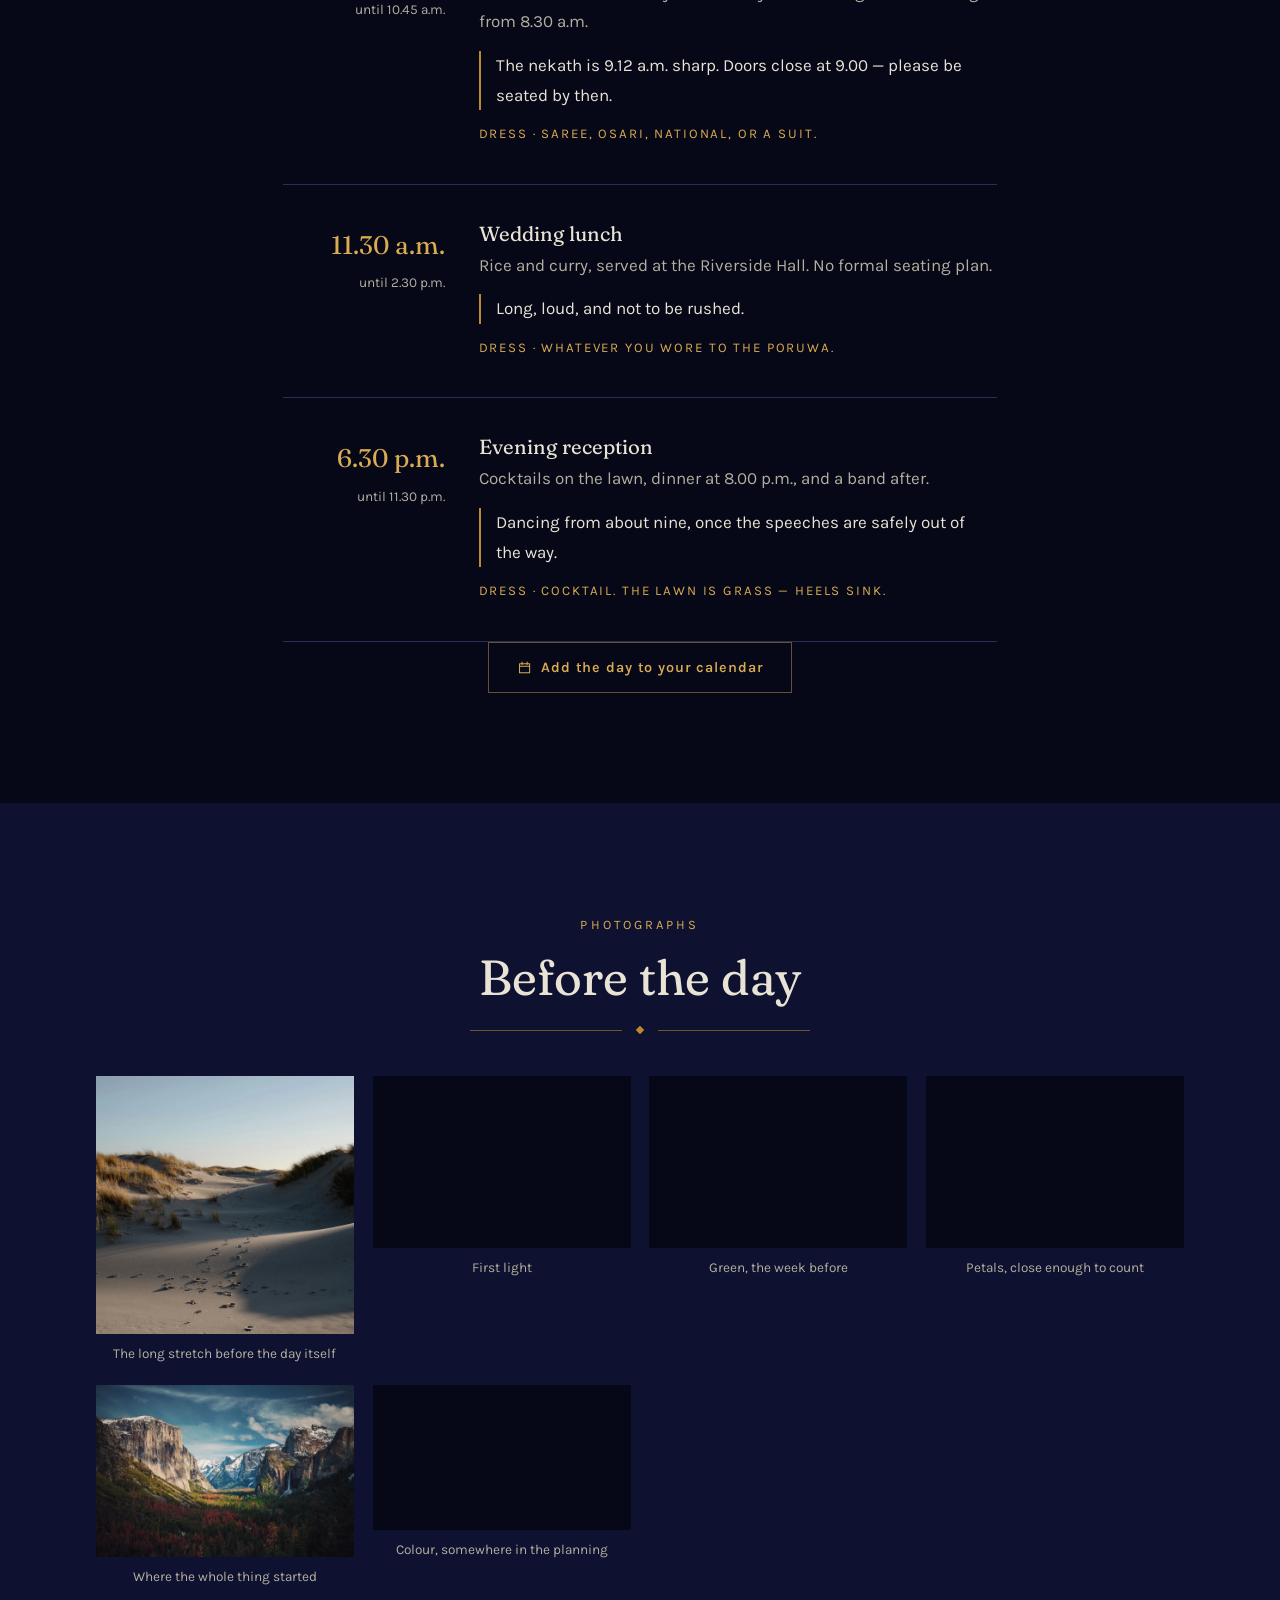
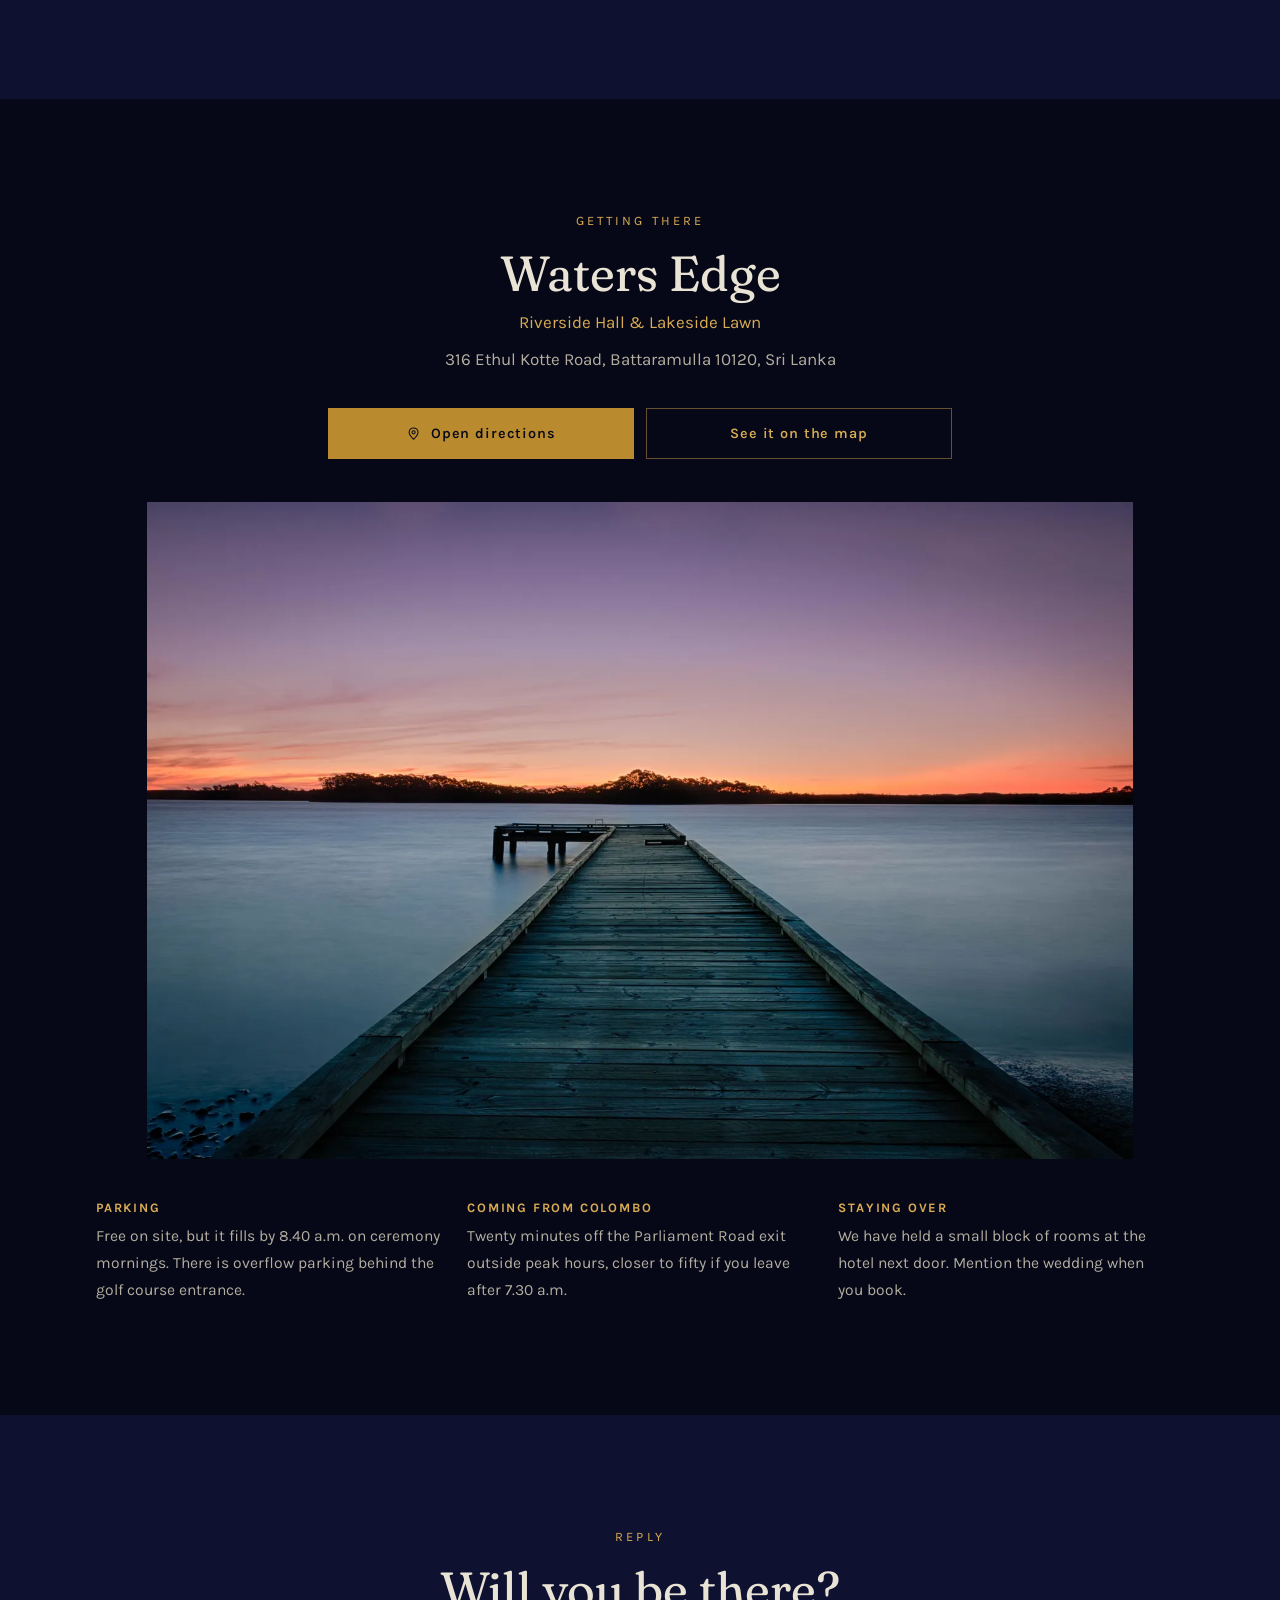
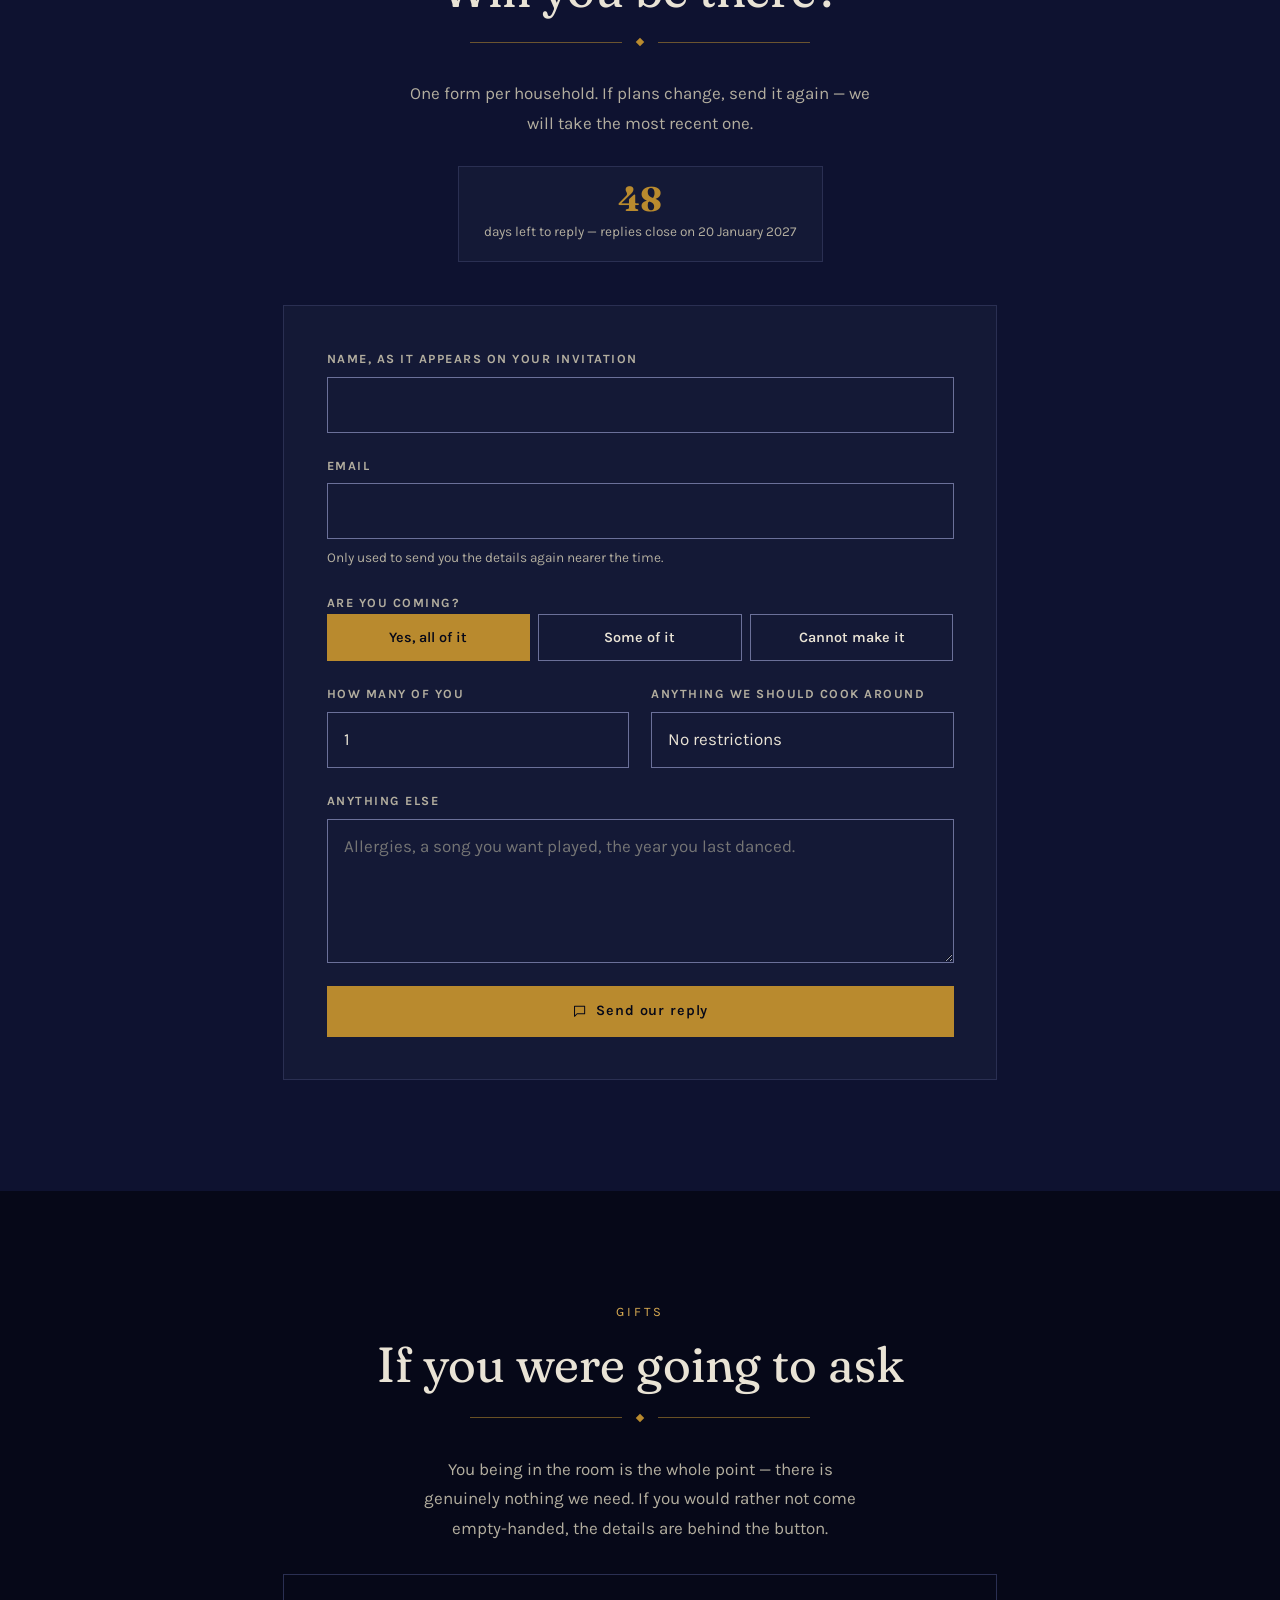
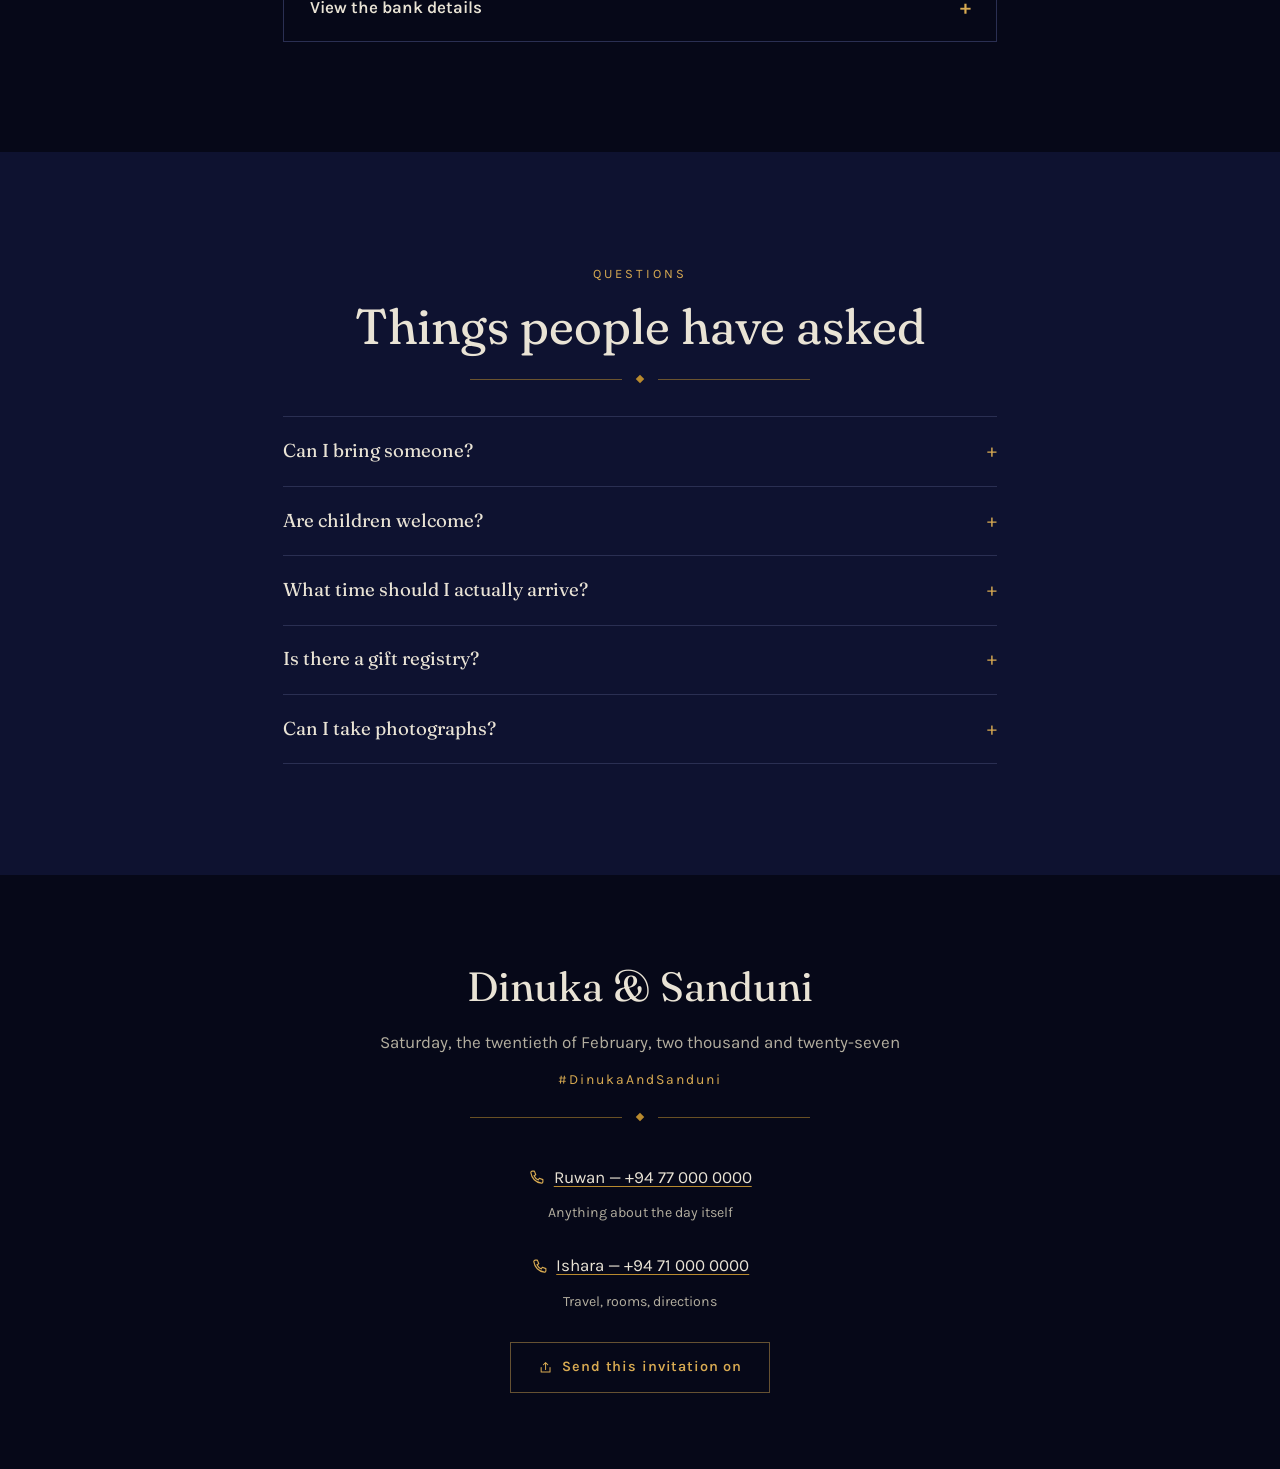
<file: theme4.html>
<!doctype html>
<html lang="en-LK">
<head>
<meta charset="utf-8">
<meta name="viewport" content="width=device-width, initial-scale=1, viewport-fit=cover">

<title>Wedding invitation</title>
<meta name="description" content="">
<meta name="theme-color" content="#0e1230">
<meta name="color-scheme" content="light">
<link rel="canonical" href="">

<meta property="og:type" content="website">
<meta property="og:title" content="">
<meta property="og:description" content="">
<meta property="og:url" content="">
<meta property="og:image" content="">
<meta name="twitter:card" content="summary_large_image">
<meta name="twitter:title" content="">
<meta name="twitter:description" content="">
<meta name="twitter:image" content="">

<link rel="icon" href="data:image/svg+xml,%3Csvg xmlns='http://www.w3.org/2000/svg' viewBox='0 0 32 32'%3E%3Crect width='32' height='32' fill='%230e1230'/%3E%3Ctext x='16' y='23' font-family='Georgia,serif' font-size='20' fill='%23d9ab52' text-anchor='middle'%3E%26amp;%3C/text%3E%3C/svg%3E">
<link rel="apple-touch-icon" href="assets/img/icon-180.png">

<link rel="preload" as="font" type="font/woff2" href="assets/fonts/Fraunces.woff2" crossorigin>
<link rel="preload" as="font" type="font/woff2" href="assets/fonts/Karla.woff2" crossorigin>
<link rel="preload" as="fetch" href="data/wedding.json" crossorigin>

<link rel="stylesheet" href="assets/css/themes/theme4.css">
<link rel="stylesheet" href="assets/css/parts.css">
</head>

<body>
<a class="skip-link" href="#page">Skip to the invitation</a>

<div class="boot" id="boot">
  <i></i>
  <p class="boot__fail" id="boot-fail" hidden></p>
</div>

<!-- Every section is written here by assets/js/themes/theme4.js, from
     data/wedding.json. There is no content in this file. -->
<div id="page"></div>

<dialog class="lightbox" id="lightbox" aria-label="Photograph"></dialog>

<noscript>
  <div style="padding:2rem;max-width:40rem;margin:auto">
    <h2>The invitation needs JavaScript for the reply form and calendar links.</h2>
    <p>The details, in case you would rather not turn it on: the wedding is on
      Saturday 20 February 2027 at Waters Edge, Battaramulla. The poruwa ceremony begins at
      9.12 a.m., lunch follows at 11.30, and the reception starts at 6.30 p.m. Please reply
      by 20 January using the phone numbers on your printed invitation.</p>
  </div>
  <style>#boot{display:none}</style>
</noscript>

<script type="module" src="assets/js/themes/theme4.js"></script>
</body>
</html>
</file>
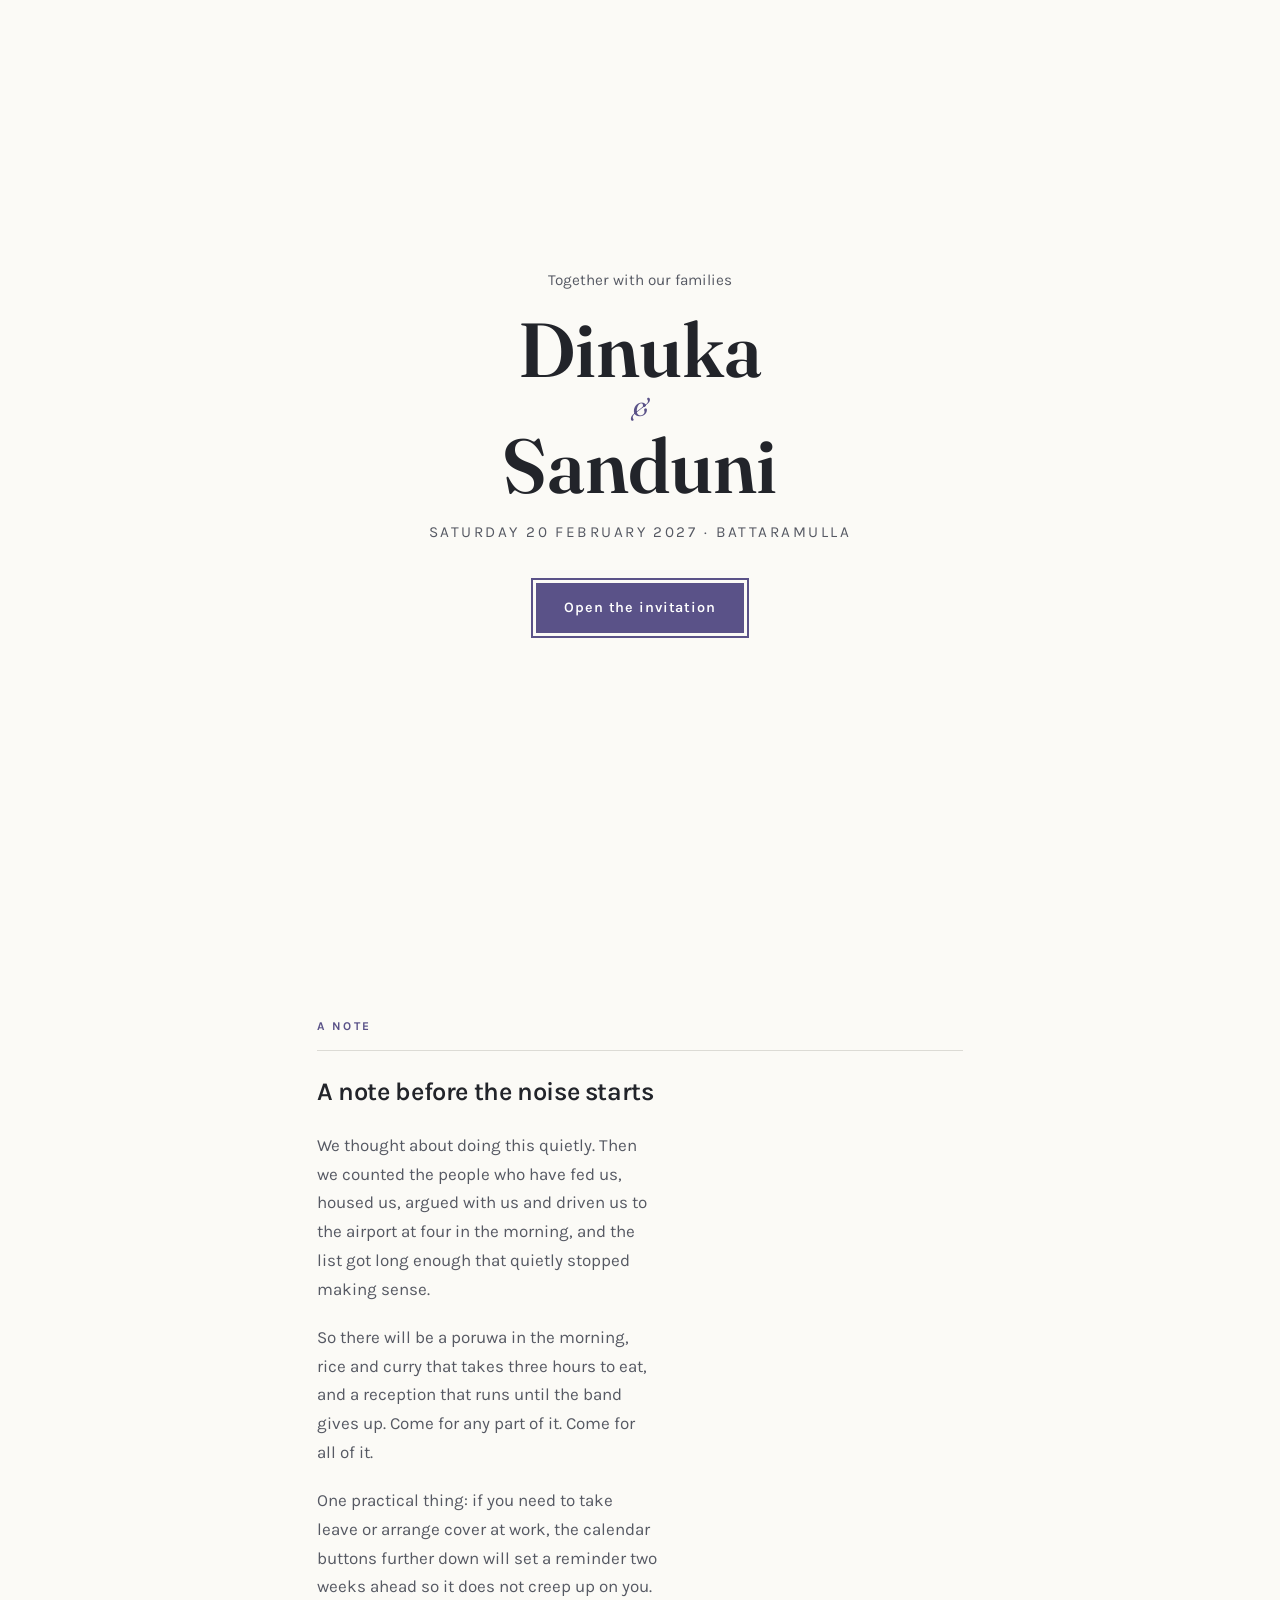
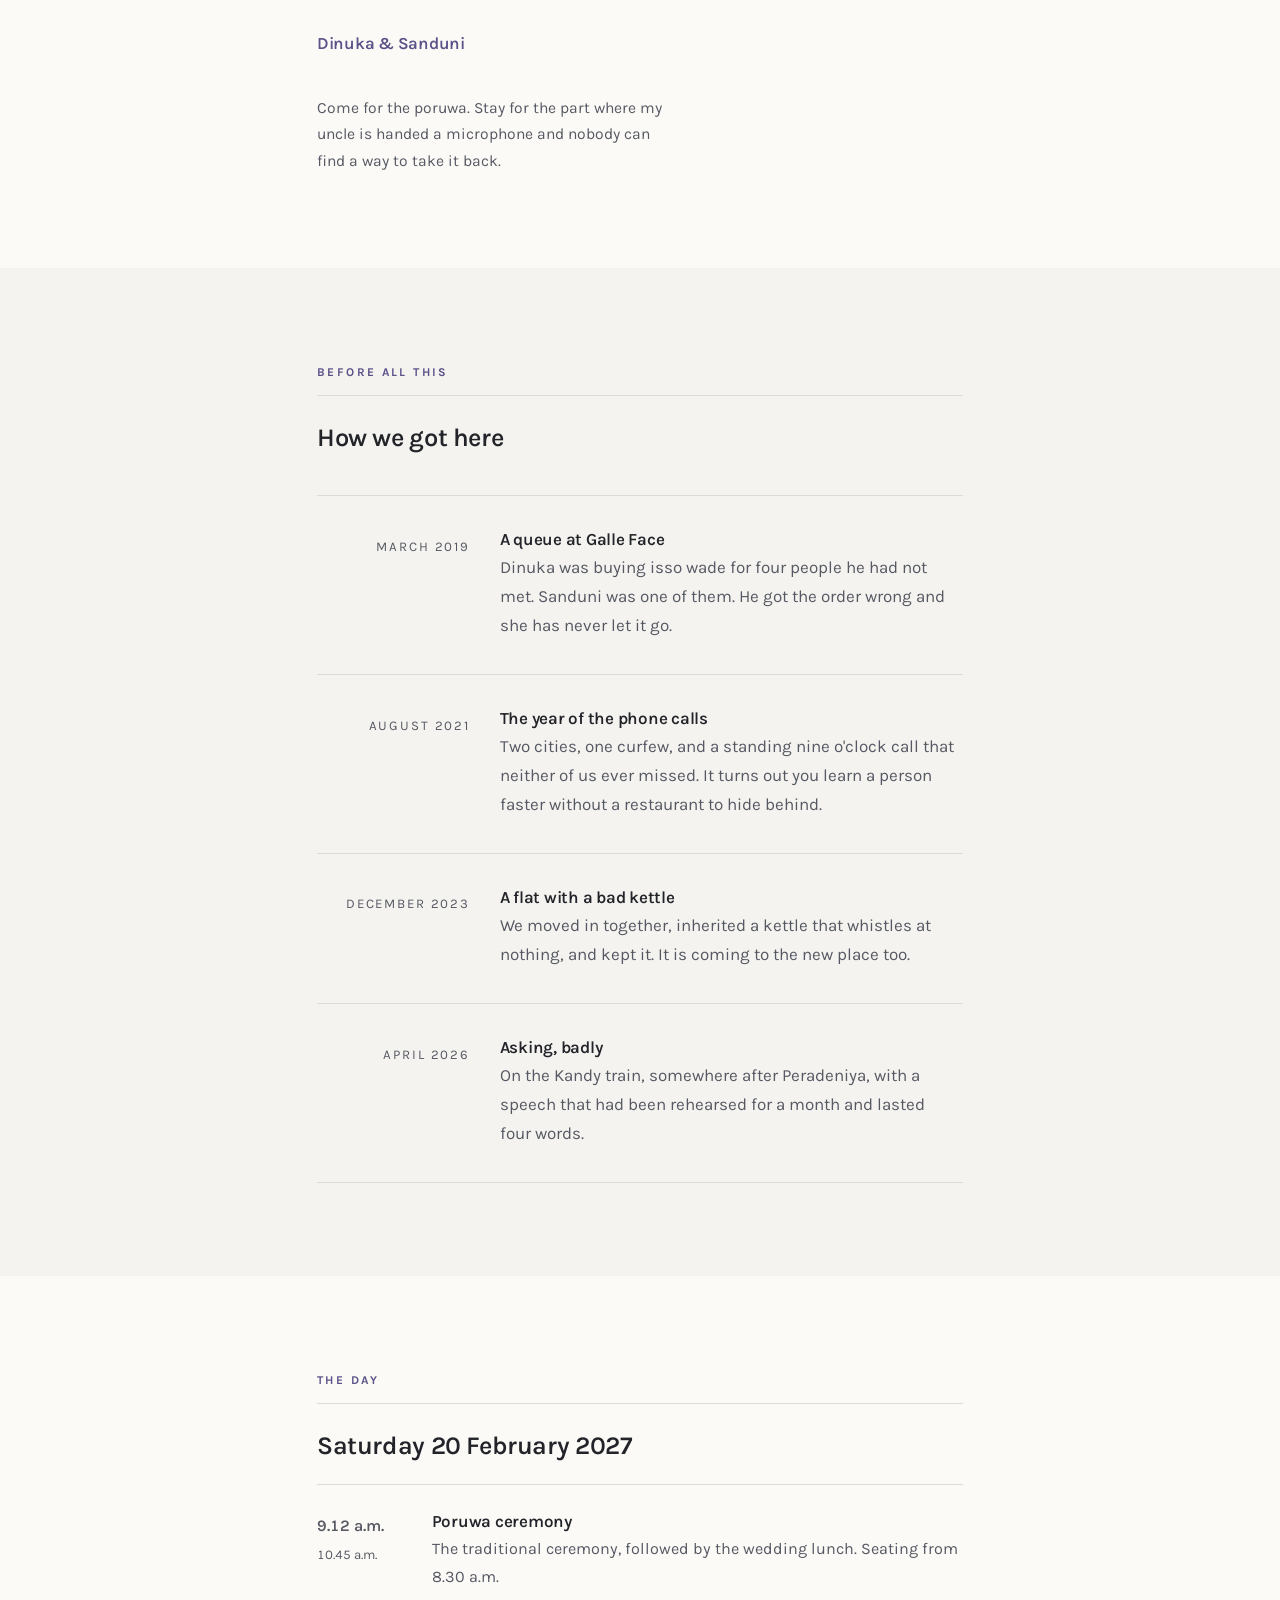
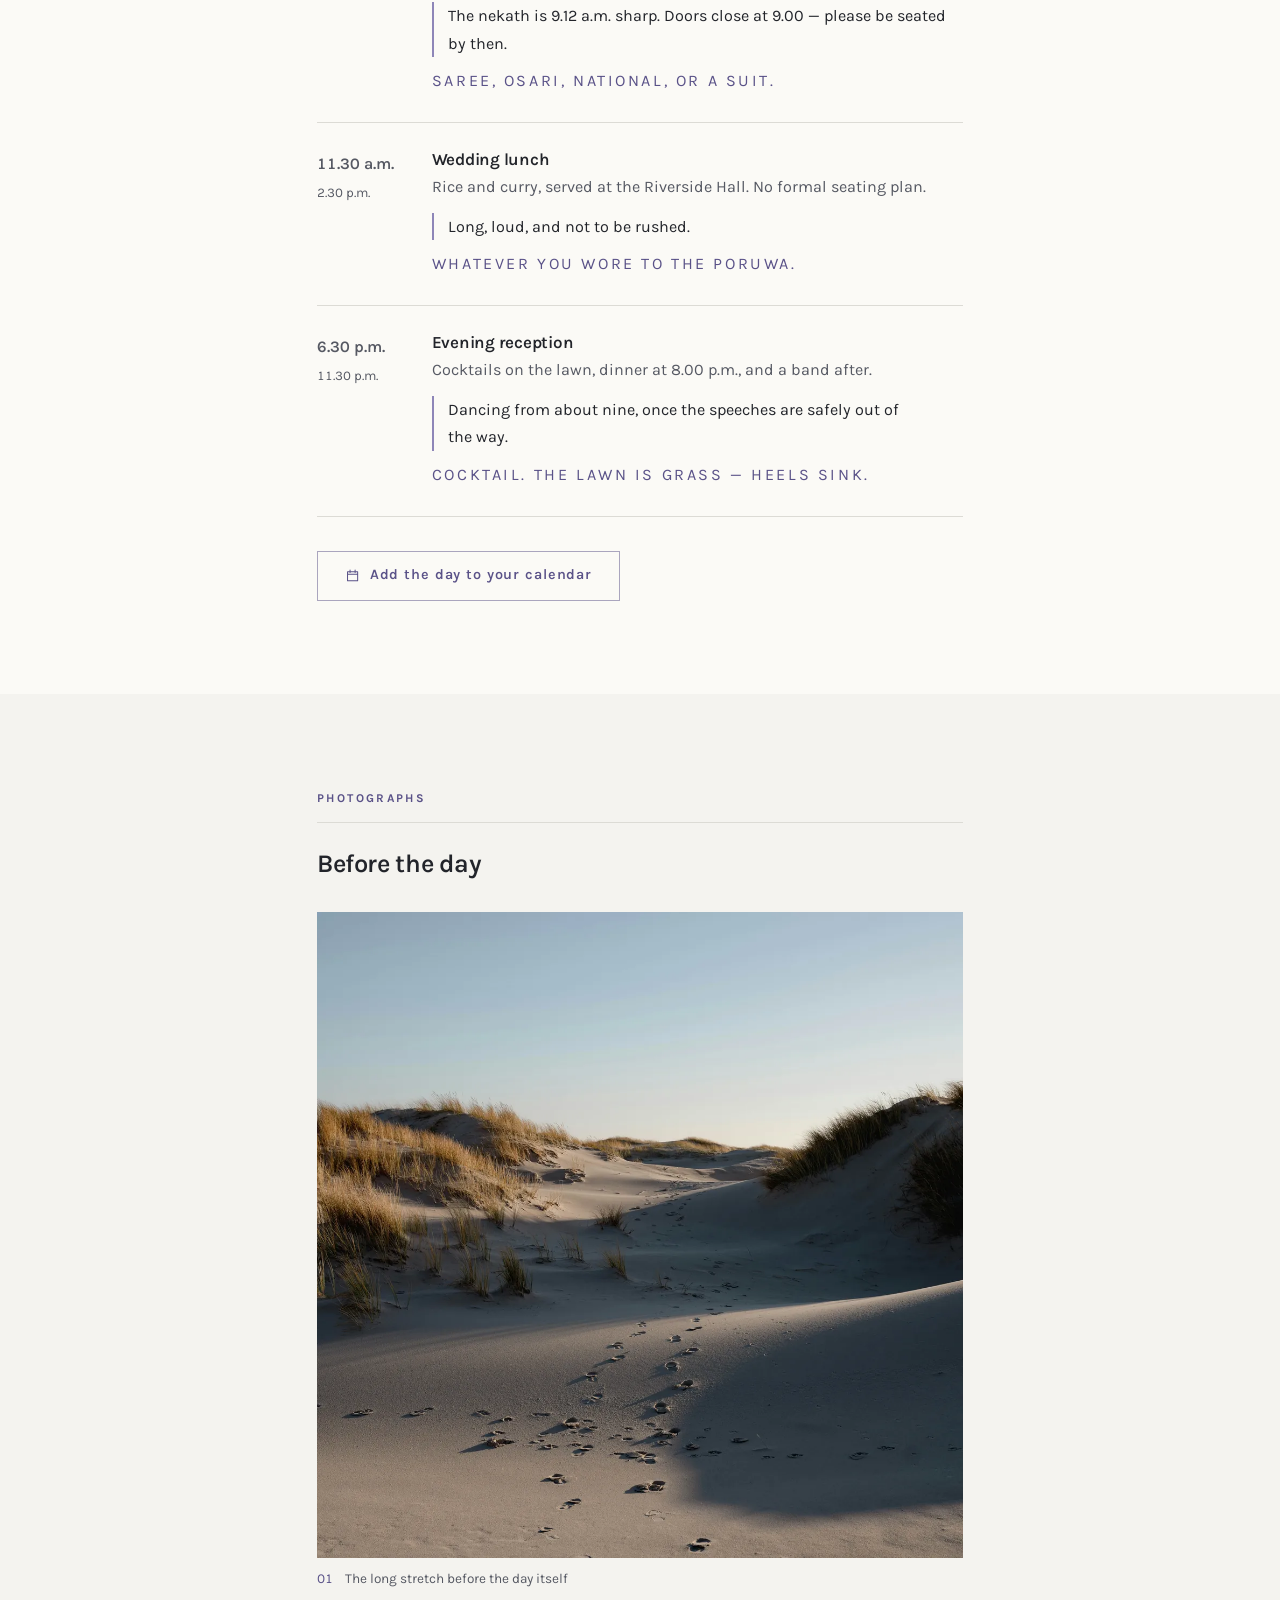
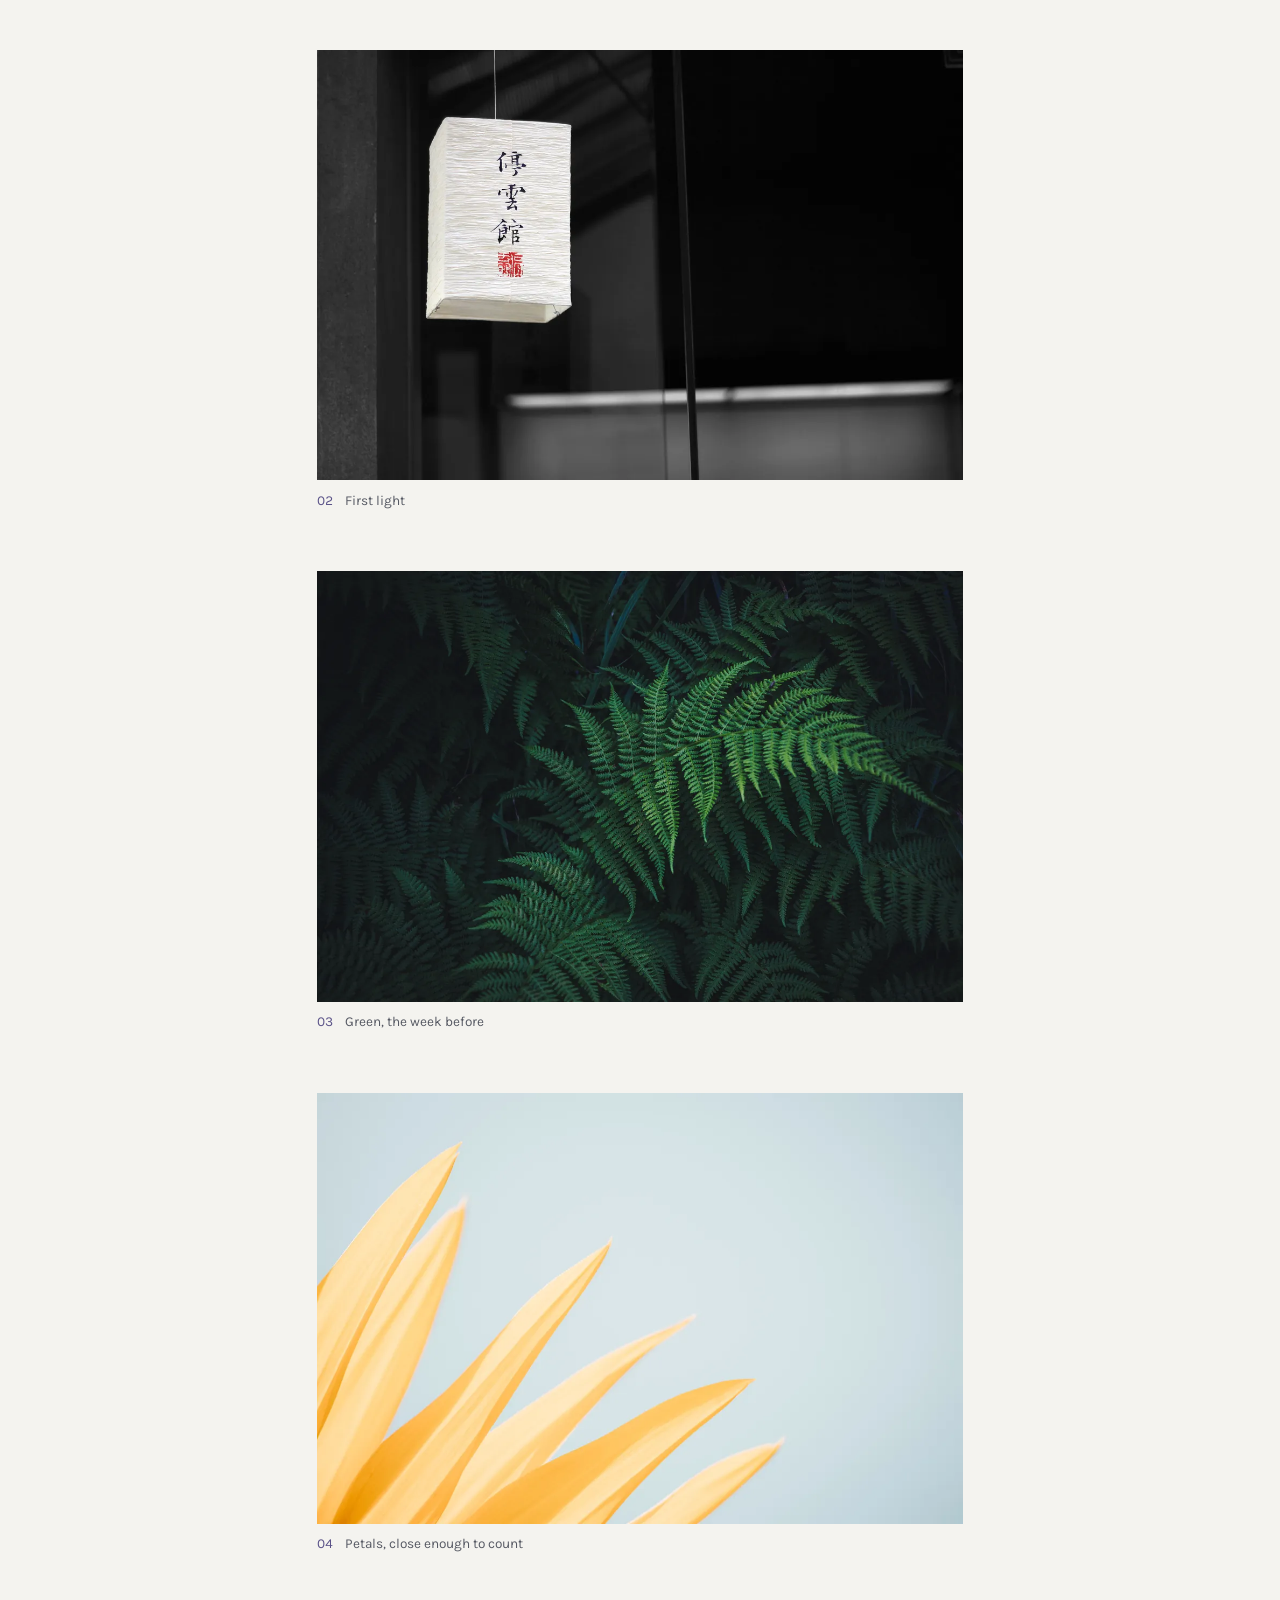
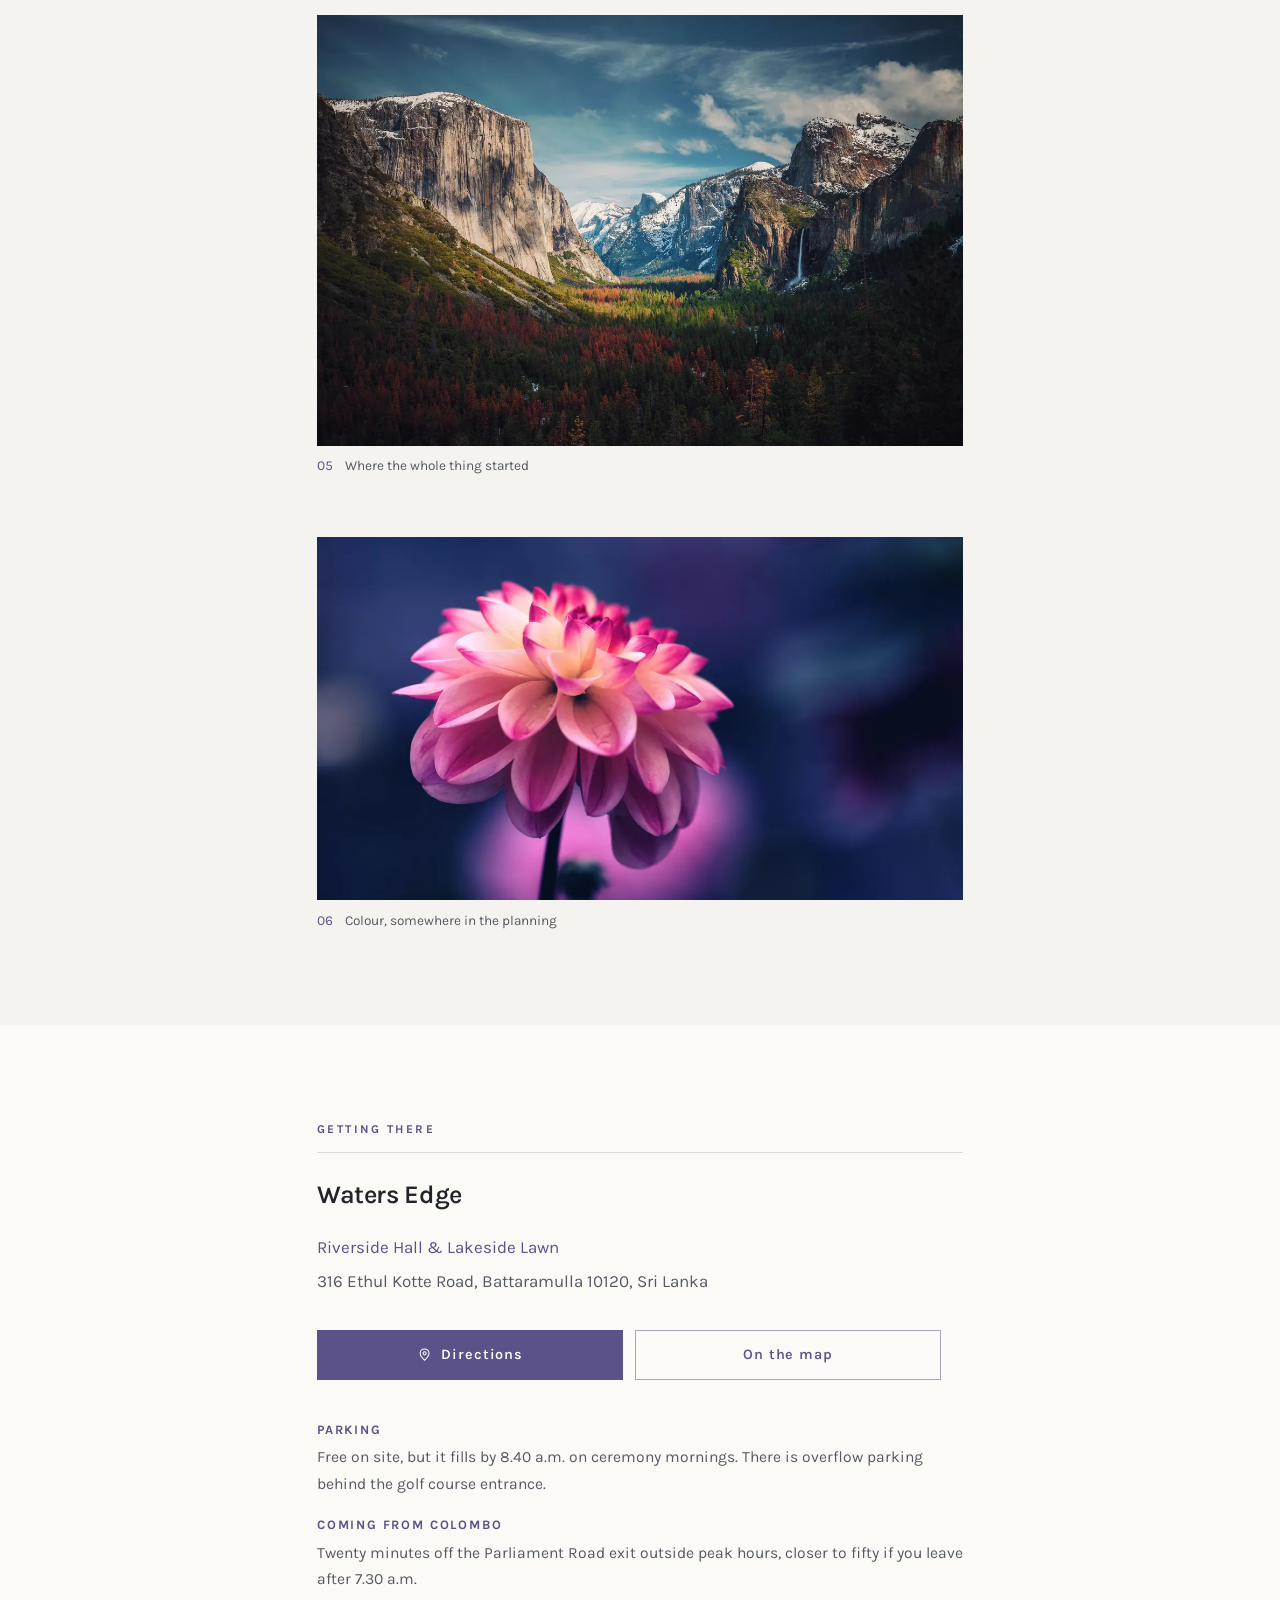
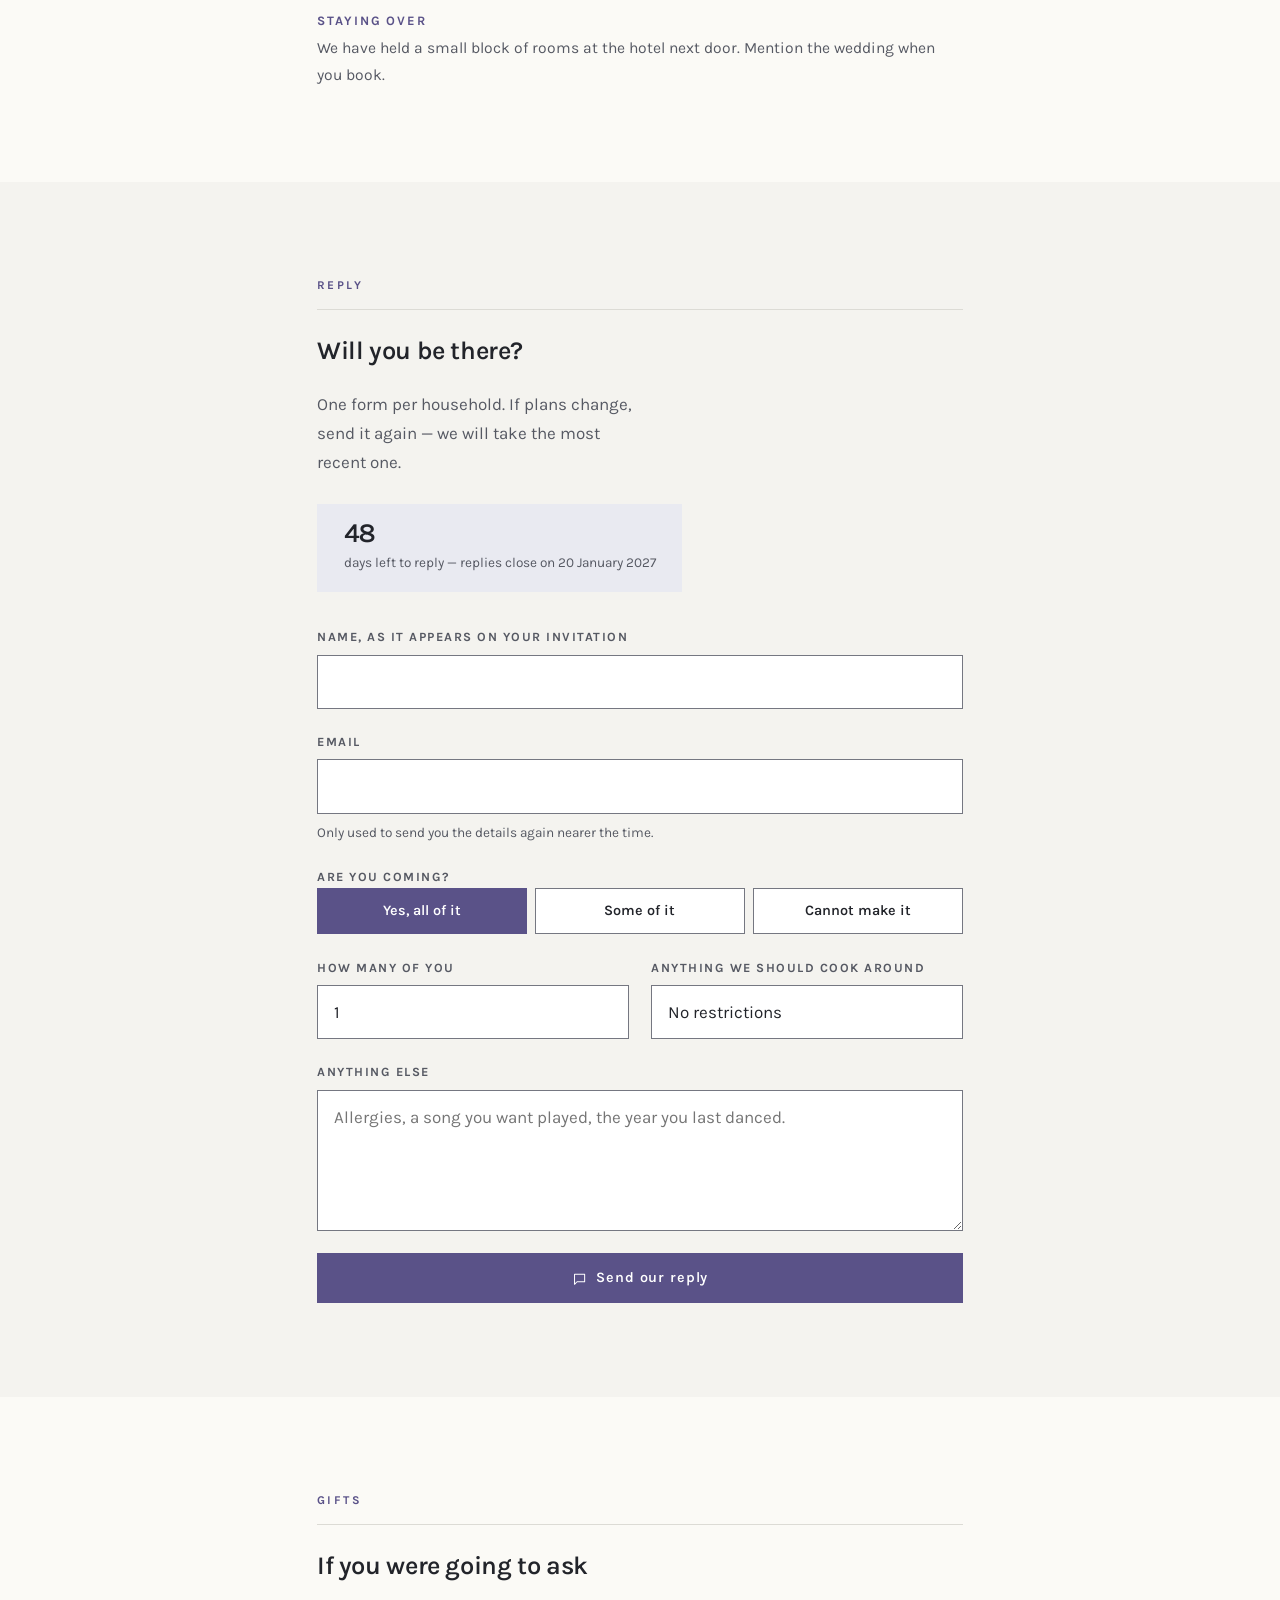
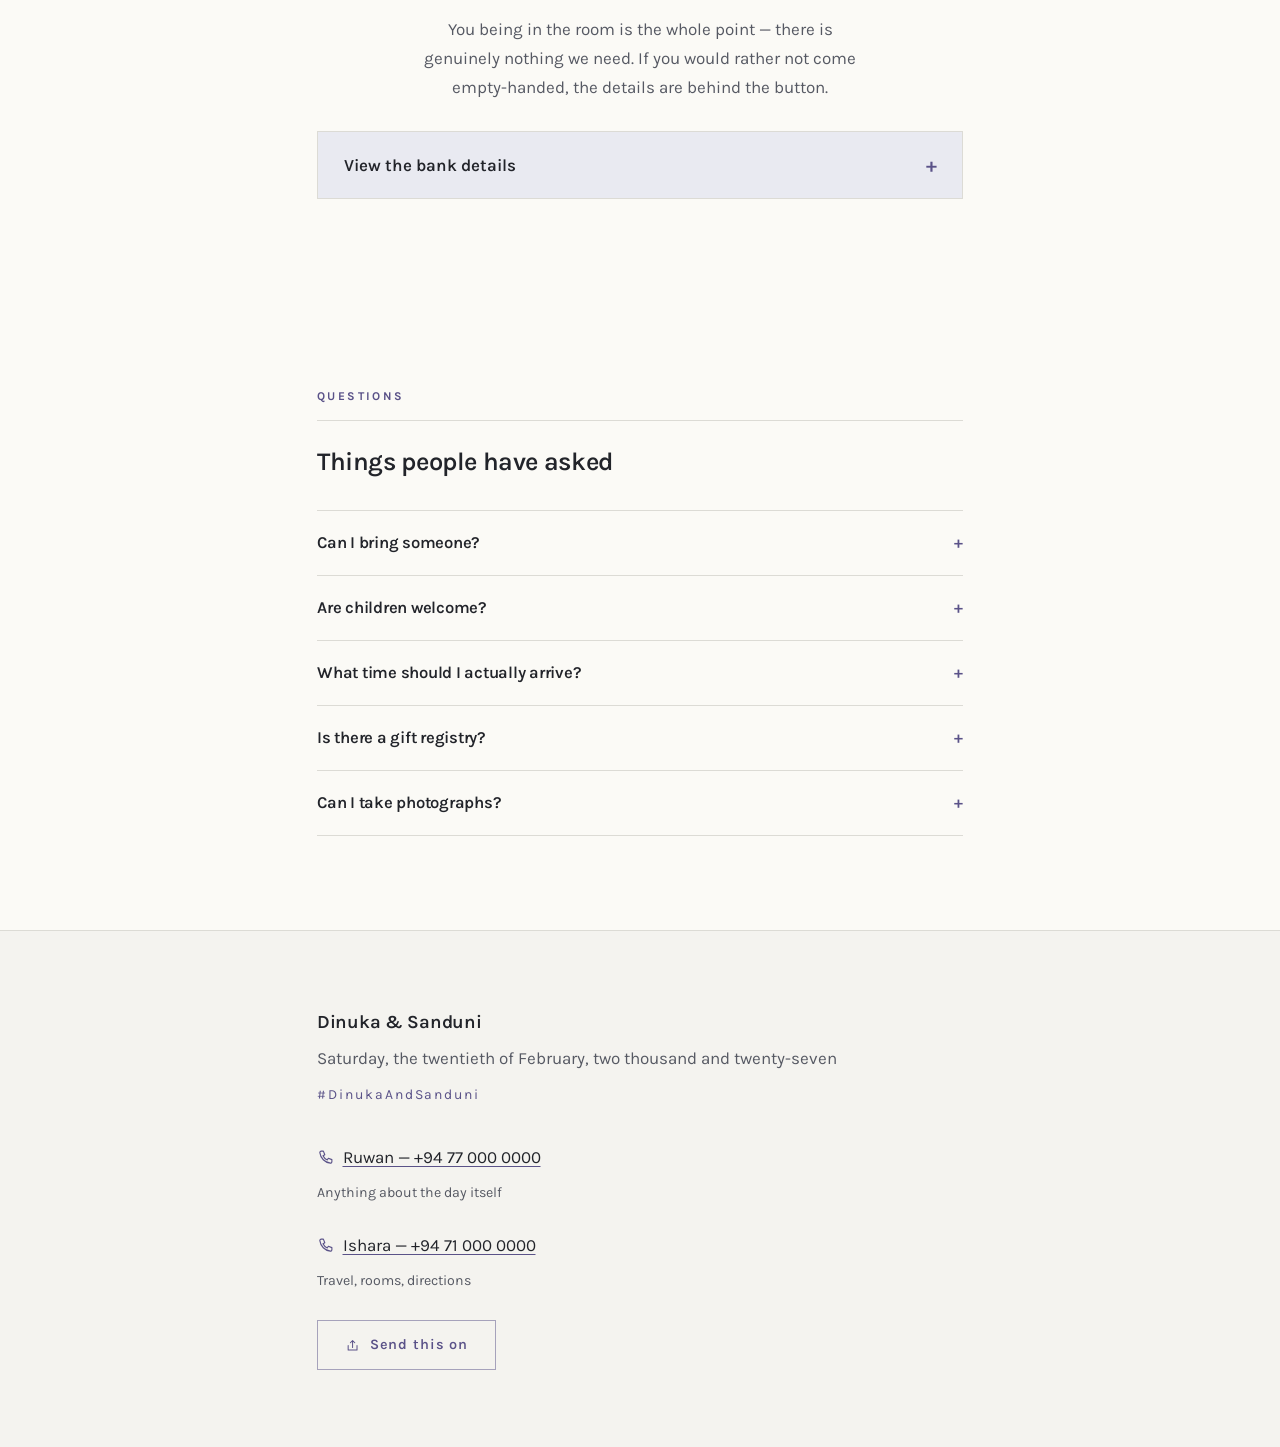
<file: theme5.html>
<!doctype html>
<html lang="en-LK">
<head>
<meta charset="utf-8">
<meta name="viewport" content="width=device-width, initial-scale=1, viewport-fit=cover">

<title>Wedding invitation</title>
<meta name="description" content="">
<meta name="theme-color" content="#fbfaf6">
<meta name="color-scheme" content="light">
<link rel="canonical" href="">

<meta property="og:type" content="website">
<meta property="og:title" content="">
<meta property="og:description" content="">
<meta property="og:url" content="">
<meta property="og:image" content="">
<meta name="twitter:card" content="summary_large_image">
<meta name="twitter:title" content="">
<meta name="twitter:description" content="">
<meta name="twitter:image" content="">

<link rel="icon" href="data:image/svg+xml,%3Csvg xmlns='http://www.w3.org/2000/svg' viewBox='0 0 32 32'%3E%3Crect width='32' height='32' fill='%23fbfaf6'/%3E%3Ctext x='16' y='23' font-family='Georgia,serif' font-size='20' fill='%235a5288' text-anchor='middle'%3E%26amp;%3C/text%3E%3C/svg%3E">
<link rel="apple-touch-icon" href="assets/img/icon-180.png">

<link rel="preload" as="font" type="font/woff2" href="assets/fonts/Fraunces.woff2" crossorigin>
<link rel="preload" as="font" type="font/woff2" href="assets/fonts/Karla.woff2" crossorigin>
<link rel="preload" as="fetch" href="data/wedding.json" crossorigin>

<link rel="stylesheet" href="assets/css/themes/theme5.css">
<link rel="stylesheet" href="assets/css/parts.css">
</head>

<body>
<a class="skip-link" href="#page">Skip to the invitation</a>

<div class="boot" id="boot">
  <i></i>
  <p class="boot__fail" id="boot-fail" hidden></p>
</div>

<!-- Every section is written here by assets/js/themes/theme5.js, from
     data/wedding.json. There is no content in this file. -->
<div id="page"></div>

<dialog class="lightbox" id="lightbox" aria-label="Photograph"></dialog>

<noscript>
  <div style="padding:2rem;max-width:40rem;margin:auto">
    <h2>The invitation needs JavaScript for the reply form and calendar links.</h2>
    <p>The details, in case you would rather not turn it on: the wedding is on
      Saturday 20 February 2027 at Waters Edge, Battaramulla. The poruwa ceremony begins at
      9.12 a.m., lunch follows at 11.30, and the reception starts at 6.30 p.m. Please reply
      by 20 January using the phone numbers on your printed invitation.</p>
  </div>
  <style>#boot{display:none}</style>
</noscript>

<script type="module" src="assets/js/themes/theme5.js"></script>
</body>
</html>
</file>
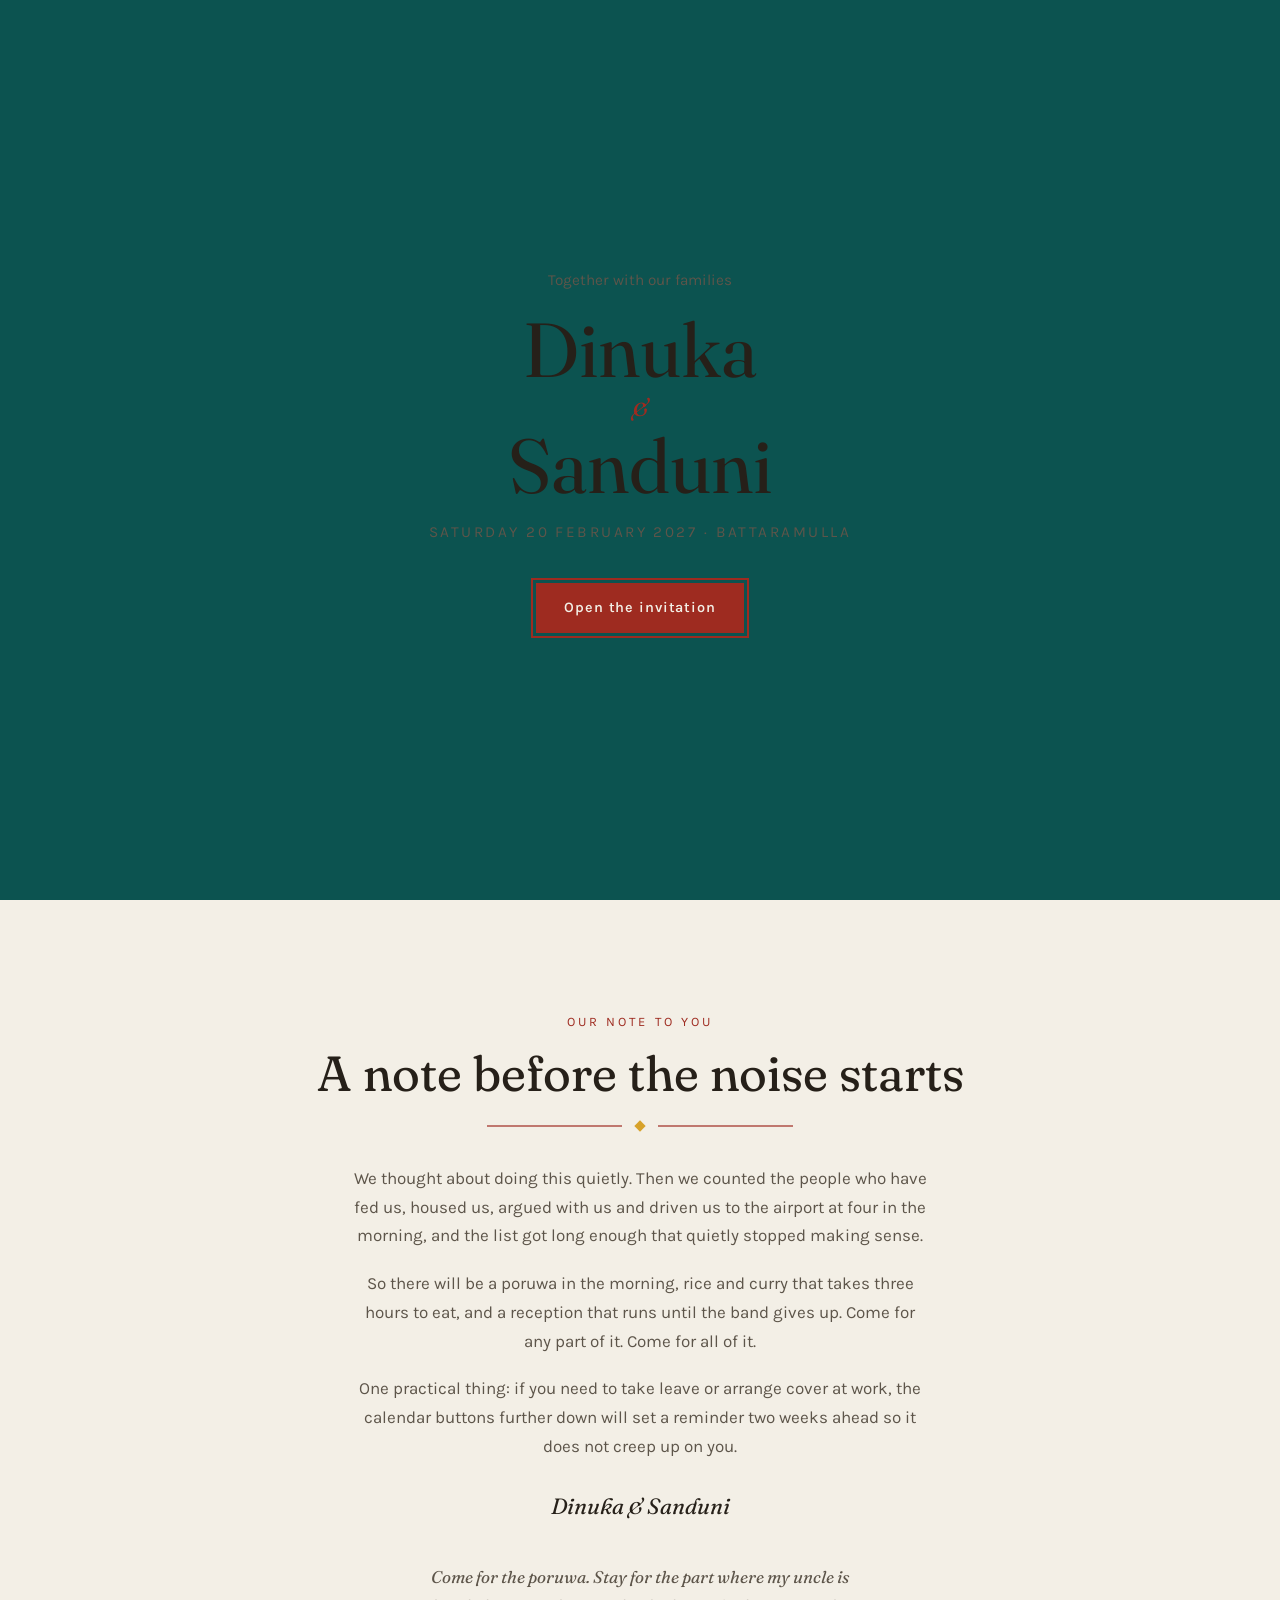
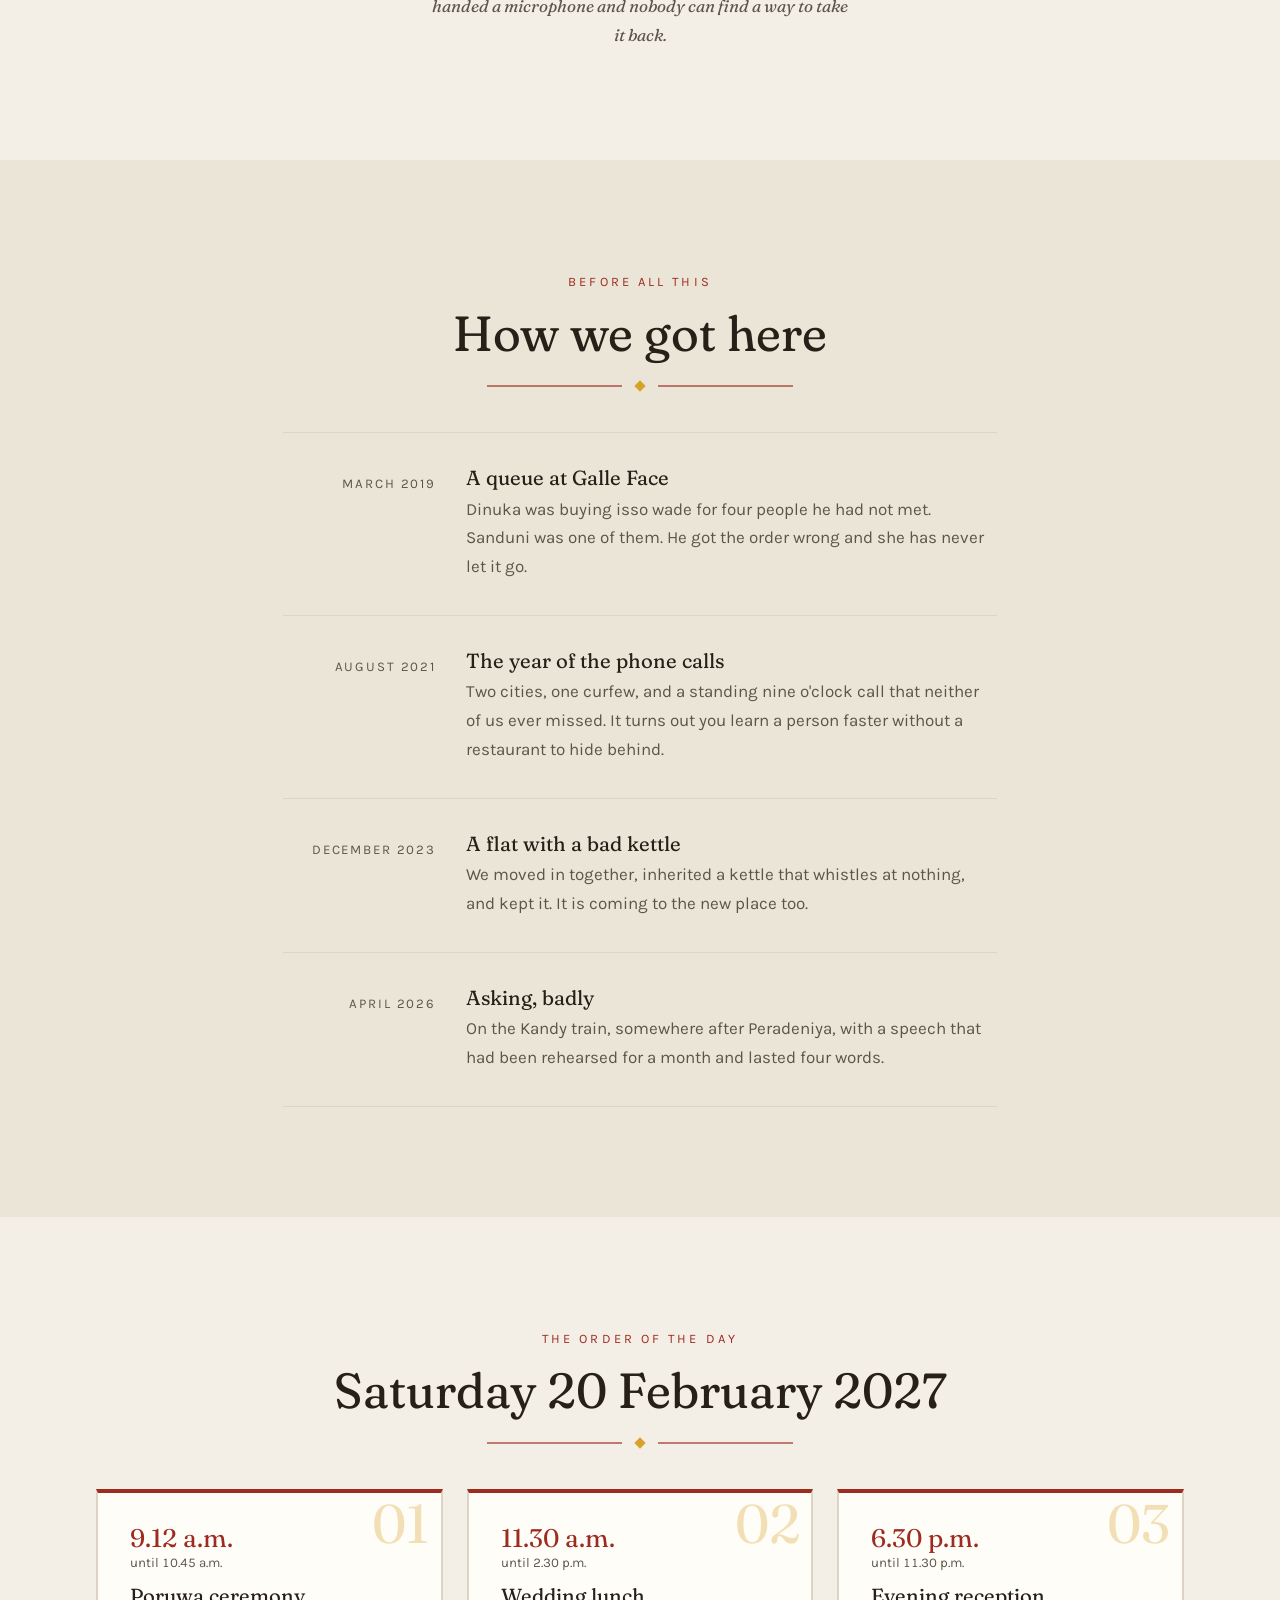
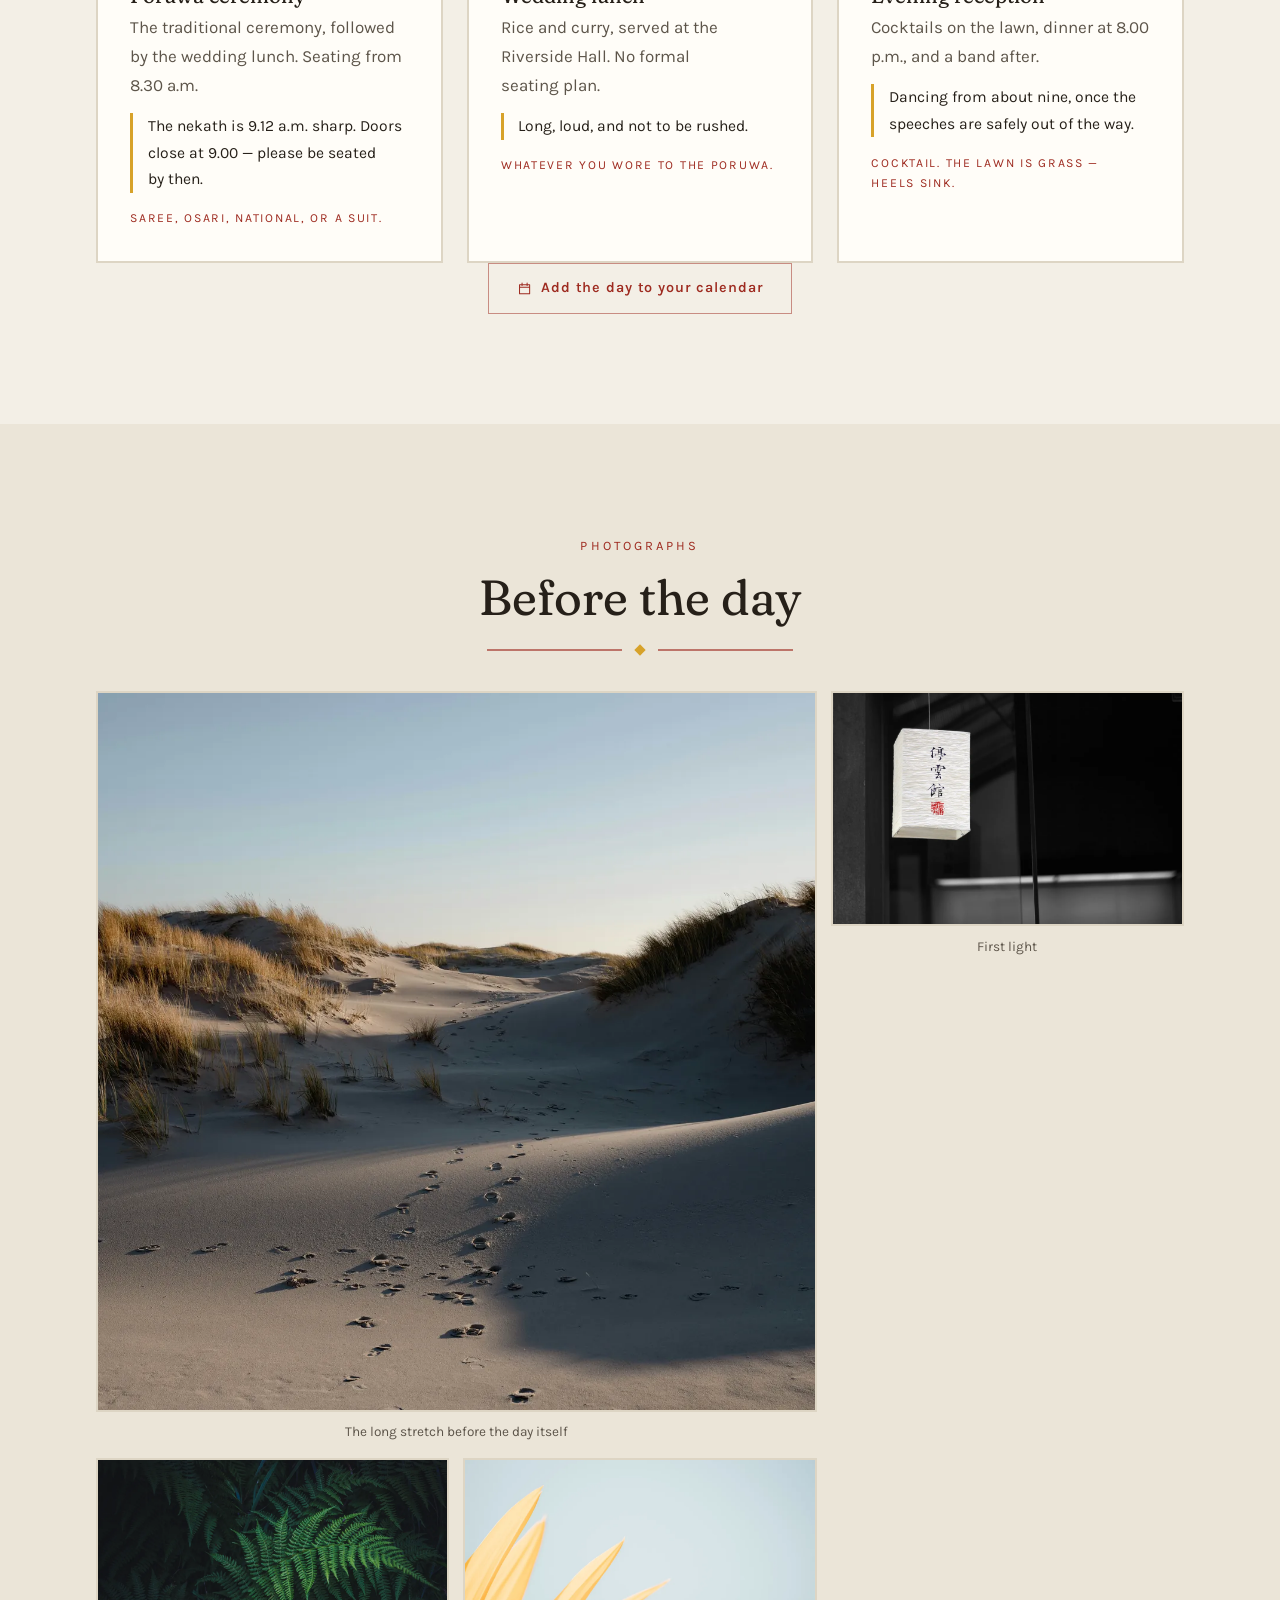
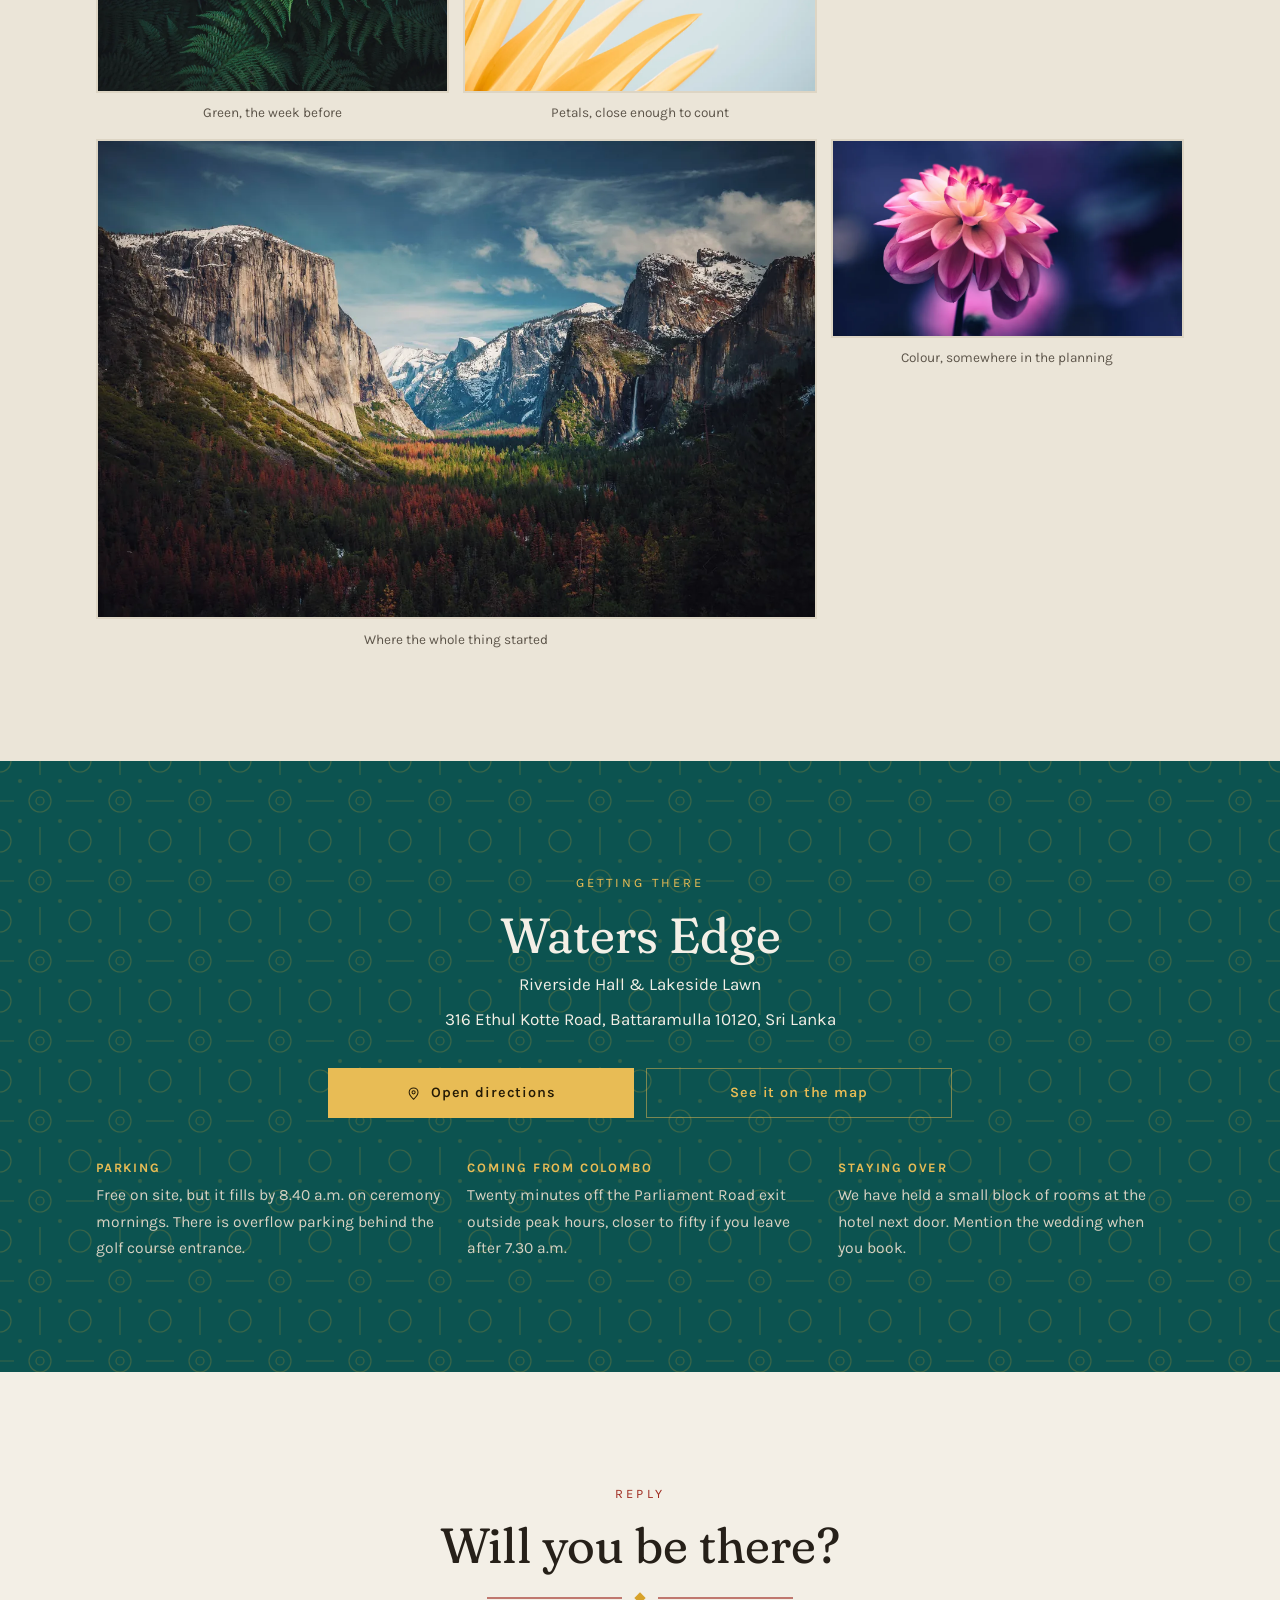
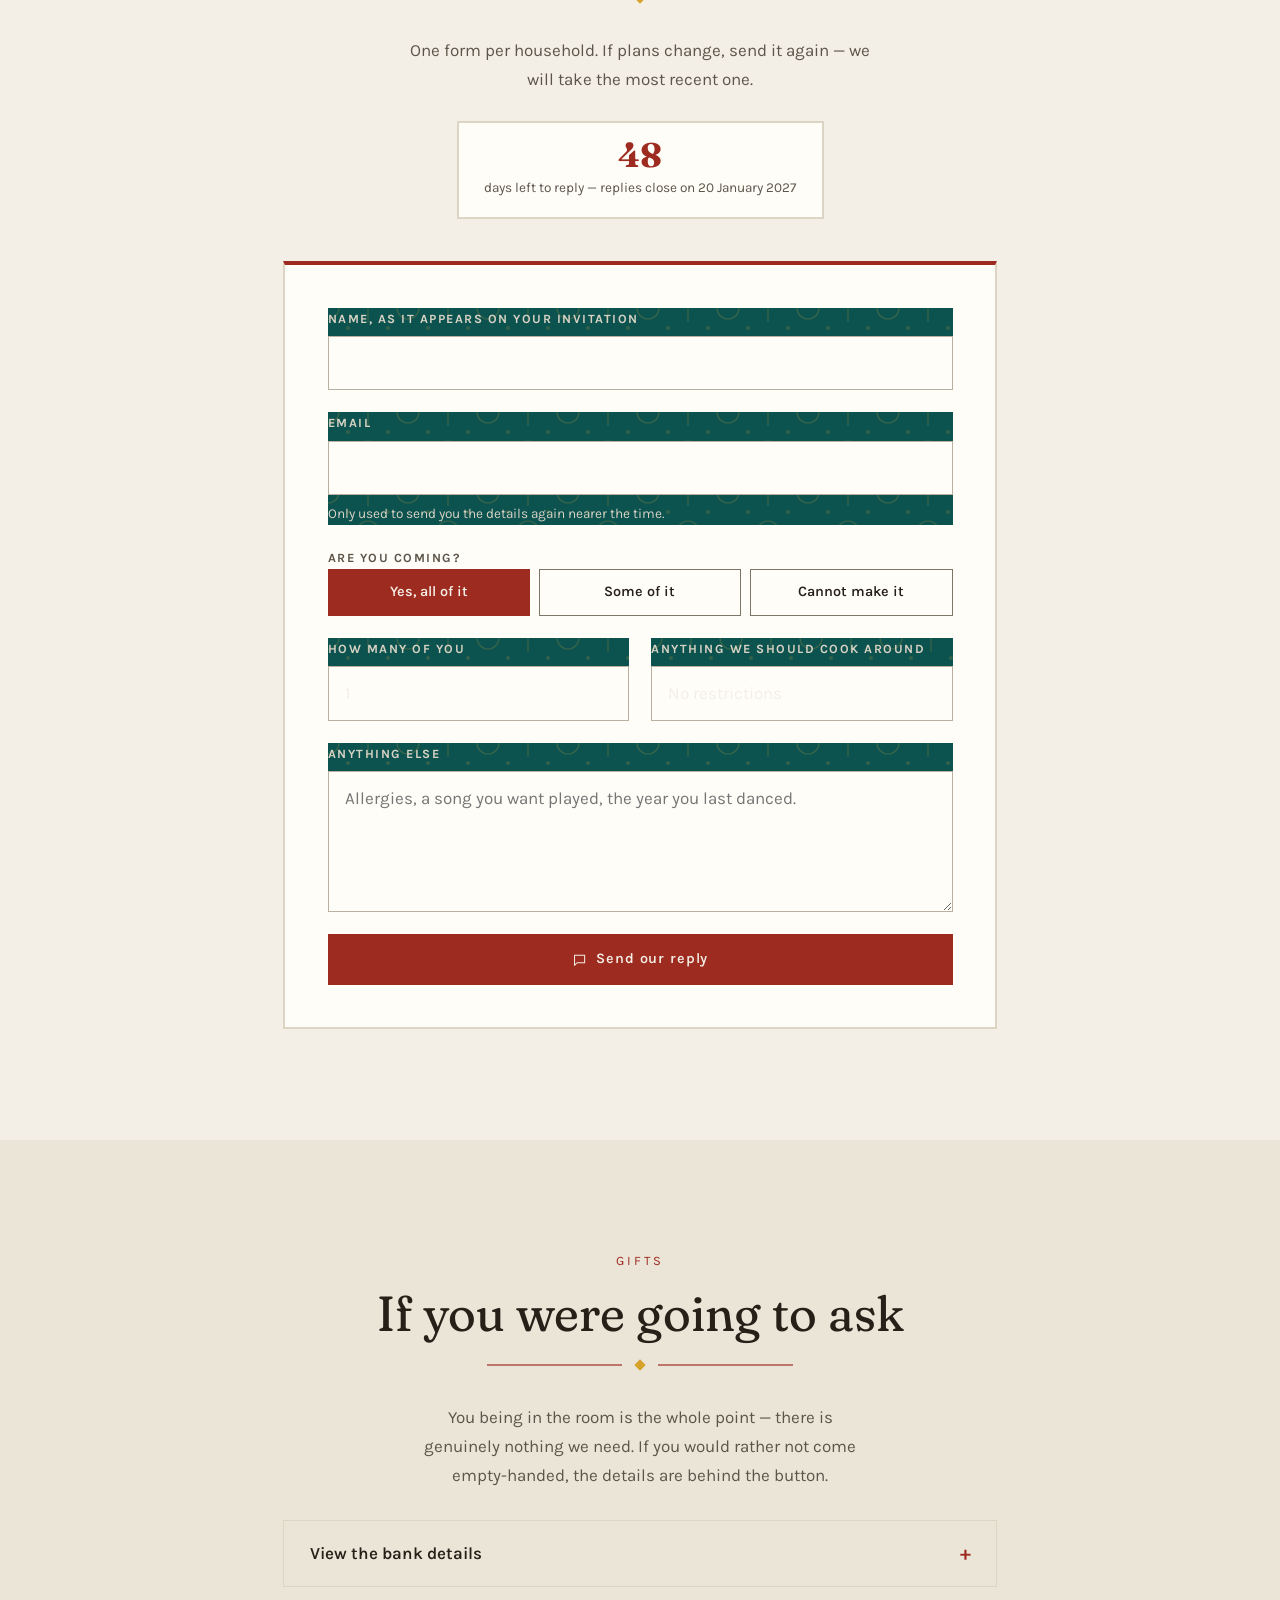
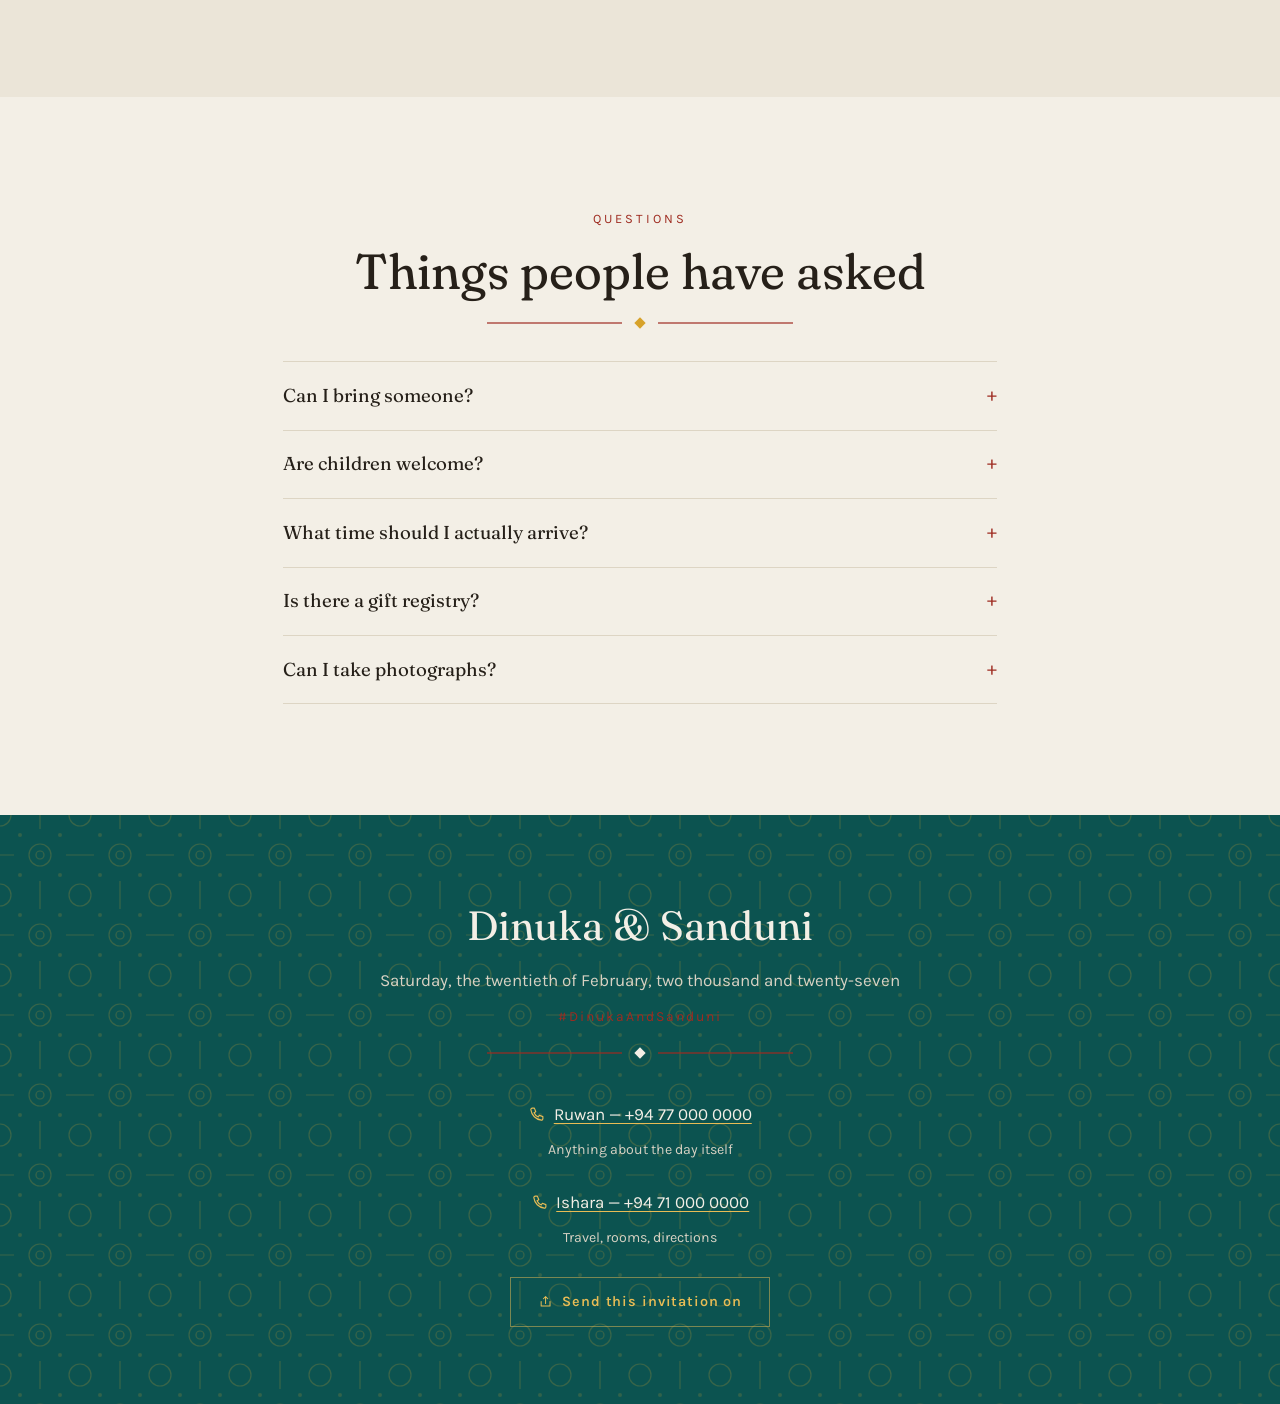
<file: theme6.html>
<!doctype html>
<html lang="en-LK">
<head>
<meta charset="utf-8">
<meta name="viewport" content="width=device-width, initial-scale=1, viewport-fit=cover">

<title>Wedding invitation</title>
<meta name="description" content="">
<meta name="theme-color" content="#f3efe6">
<meta name="color-scheme" content="light">
<link rel="canonical" href="">

<meta property="og:type" content="website">
<meta property="og:title" content="">
<meta property="og:description" content="">
<meta property="og:url" content="">
<meta property="og:image" content="">
<meta name="twitter:card" content="summary_large_image">
<meta name="twitter:title" content="">
<meta name="twitter:description" content="">
<meta name="twitter:image" content="">

<link rel="icon" href="data:image/svg+xml,%3Csvg xmlns='http://www.w3.org/2000/svg' viewBox='0 0 32 32'%3E%3Crect width='32' height='32' fill='%230c5350'/%3E%3Ctext x='16' y='23' font-family='Georgia,serif' font-size='20' fill='%23f3efe6' text-anchor='middle'%3E%26amp;%3C/text%3E%3C/svg%3E">
<link rel="apple-touch-icon" href="assets/img/icon-180.png">

<link rel="preload" as="font" type="font/woff2" href="assets/fonts/Fraunces.woff2" crossorigin>
<link rel="preload" as="font" type="font/woff2" href="assets/fonts/Karla.woff2" crossorigin>
<link rel="preload" as="fetch" href="data/wedding.json" crossorigin>

<link rel="stylesheet" href="assets/css/themes/theme6.css">
<link rel="stylesheet" href="assets/css/parts.css">
</head>

<body>
<a class="skip-link" href="#page">Skip to the invitation</a>

<div class="boot" id="boot">
  <i></i>
  <p class="boot__fail" id="boot-fail" hidden></p>
</div>

<!-- Every section is written here by assets/js/themes/theme6.js, from
     data/wedding.json. There is no content in this file. -->
<div id="page"></div>

<dialog class="lightbox" id="lightbox" aria-label="Photograph"></dialog>

<noscript>
  <div style="padding:2rem;max-width:40rem;margin:auto">
    <h2>The invitation needs JavaScript for the reply form and calendar links.</h2>
    <p>The details, in case you would rather not turn it on: the wedding is on
      Saturday 20 February 2027 at Waters Edge, Battaramulla. The poruwa ceremony begins at
      9.12 a.m., lunch follows at 11.30, and the reception starts at 6.30 p.m. Please reply
      by 20 January using the phone numbers on your printed invitation.</p>
  </div>
  <style>#boot{display:none}</style>
</noscript>

<script type="module" src="assets/js/themes/theme6.js"></script>
</body>
</html>
</file>
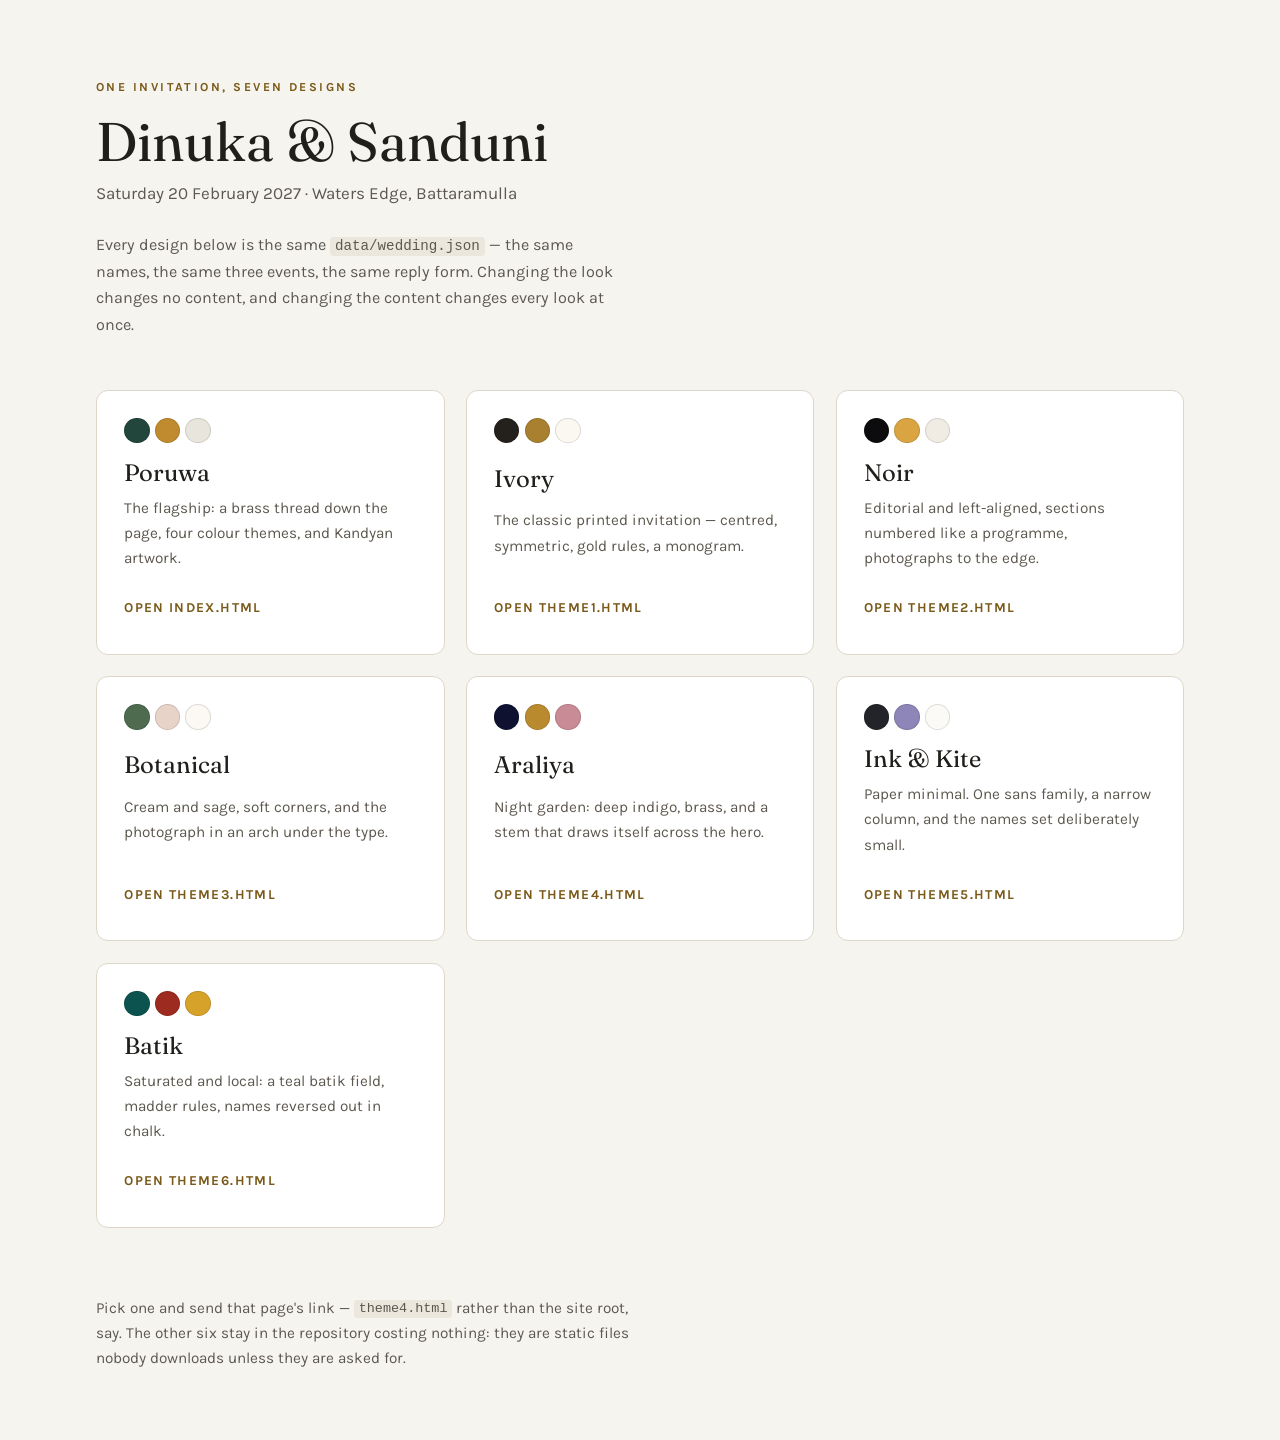
<file: themes.html>
<!doctype html>
<html lang="en-LK">
<head>
<meta charset="utf-8">
<meta name="viewport" content="width=device-width, initial-scale=1, viewport-fit=cover">

<title>Designs</title>
<meta name="description" content="The seven invitation designs in this repository, all reading the same wedding.json.">
<meta name="theme-color" content="#f6f4ef">
<meta name="color-scheme" content="light">
<meta name="robots" content="noindex, nofollow">

<link rel="icon" href="data:image/svg+xml,%3Csvg xmlns='http://www.w3.org/2000/svg' viewBox='0 0 32 32'%3E%3Crect width='32' height='32' fill='%23f6f4ef'/%3E%3Ctext x='16' y='23' font-family='Georgia,serif' font-size='20' fill='%237a5a1a' text-anchor='middle'%3E%26amp;%3C/text%3E%3C/svg%3E">

<link rel="preload" as="font" type="font/woff2" href="assets/fonts/Fraunces.woff2" crossorigin>
<link rel="preload" as="font" type="font/woff2" href="assets/fonts/Karla.woff2" crossorigin>
<link rel="preload" as="fetch" href="data/wedding.json" crossorigin>

<link rel="stylesheet" href="assets/css/themes-page.css">
</head>

<body>
<!-- Written by assets/js/themes.js, from data/wedding.json. -->
<div class="boot" id="boot">
  <p>Loading the designs…</p>
  <p id="boot-fail" hidden></p>
</div>

<div id="page"></div>

<noscript>
  <div style="padding:2rem;max-width:40rem;margin:auto">
    <h1>The designs</h1>
    <p>This page needs JavaScript, because it reads the couple's own details out of
      <code>data/wedding.json</code> rather than repeating them. The designs themselves are
      <a href="index.html">index.html</a>, <a href="theme1.html">theme1.html</a>,
      <a href="theme2.html">theme2.html</a>, <a href="theme3.html">theme3.html</a>,
      <a href="theme4.html">theme4.html</a>, <a href="theme5.html">theme5.html</a> and
      <a href="theme6.html">theme6.html</a>.</p>
  </div>
</noscript>

<script type="module" src="assets/js/themes.js"></script>
</body>
</html>
</file>
<file: assets/css/style.css>
@import url("tokens.css");

/* ===============================================================
   Reset
   =============================================================== */
*, *::before, *::after { box-sizing: border-box; }
* { margin: 0; }

html {
  font-size: 106.25%;            /* 17px base */
  -webkit-text-size-adjust: 100%;
  scroll-behavior: smooth;
}
@media (prefers-reduced-motion: reduce) {
  html { scroll-behavior: auto; }
}

body {
  font-family: var(--text);
  font-size: var(--t-0);
  line-height: 1.65;
  color: var(--ink);
  background: var(--shell);
  -webkit-font-smoothing: antialiased;
  text-rendering: optimizeLegibility;
  overflow-x: hidden;
  /* A tap should feel like a press, not like a grey box being painted on */
  -webkit-tap-highlight-color: color-mix(in oklab, var(--brass) 22%, transparent);
}

/* Anchored jumps land clear of the top of the screen rather than flush */
:target, section[id] { scroll-margin-top: 1.5rem; }

img, picture, svg { display: block; max-width: 100%; }

/* Components below set their own display, which would otherwise defeat the
   hidden attribute — the submitted form and the boot overlay both rely on it. */
[hidden] { display: none !important; }
button, input, select, textarea { font: inherit; color: inherit; }
:where(a) { color: inherit; }

:focus-visible {
  outline: 2px solid var(--brass-lo);
  outline-offset: 3px;
  border-radius: 2px;
}
/* A focus ring has to be seen against whatever it lands on: the dark gold
   carries on paper, the light gold on the deep bands. */
.hero :focus-visible,
.band--dark :focus-visible,
.footer :focus-visible,
.confirm :focus-visible,
.dock :focus-visible,
.lightbox :focus-visible { outline-color: var(--brass-hi); }

::selection { background: var(--brass); color: var(--poruwa-lo); }

.visually-hidden {
  position: absolute; width: 1px; height: 1px;
  padding: 0; overflow: hidden; clip-path: inset(50%);
  white-space: nowrap; border: 0;
}

.skip-link {
  position: absolute; top: 0; left: 50%;
  transform: translate(-50%, -120%);
  z-index: 100; padding: 0.75rem 1.25rem;
  background: var(--brass); color: var(--poruwa-lo);
  font-weight: 600; text-decoration: none;
}
.skip-link:focus { transform: translate(-50%, 0); }

/* ===============================================================
   Typography
   =============================================================== */
h1, h2, h3 {
  font-family: var(--display);
  font-weight: 500;
  font-variation-settings: "SOFT" 60, "WONK" 1;
  line-height: 1.04;
  letter-spacing: -0.015em;
  text-wrap: balance;
}

h2 {
  font-size: var(--t-3);
  font-variation-settings: "SOFT" 70, "WONK" 1, "opsz" 60;
}
h3 { font-size: var(--t-1); letter-spacing: -0.005em; }

p { text-wrap: pretty; }
.prose p + p { margin-top: 1.1em; }
.prose { max-width: var(--measure); }

/* The only place italic display type is used: asides in the couple's voice */
.aside {
  font-family: var(--display);
  font-style: italic;
  font-variation-settings: "SOFT" 90, "WONK" 1;
  font-size: var(--t-1);
  line-height: 1.4;
  color: var(--ink-soft);
}

/* ===============================================================
   Page frame + the brass thread
   ---------------------------------------------------------------
   One continuous line runs the length of the page and fills as you
   scroll — the nool tied at the ceremony. It is the page's only
   ambient motion, and it replaces per-section reveal animations.
   =============================================================== */
.page { position: relative; }

.thread {
  position: absolute;
  left: var(--thread-x);
  top: 100svh;
  bottom: 0;
  width: 1px;
  background: color-mix(in oklab, var(--ink) 14%, transparent);
  pointer-events: none;
  z-index: 1;
}
.thread::after {
  content: "";
  position: absolute;
  inset: 0;
  background: linear-gradient(180deg, var(--brass), var(--brass-lo));
  transform-origin: top;
  transform: scaleY(var(--thread-progress, 0));
}
@media (max-width: 46rem) { .thread { display: none; } }

.shell {
  width: var(--col);
  margin-inline: auto;
}

section { position: relative; }

.band {
  padding-block: var(--gap-section);
}
.band--dark {
  background: var(--poruwa);
  color: var(--on-dark);
}
.band--warm { background: var(--shell-warm); }

/* Section headings hang a short brass tick off the thread */
.band__head { margin-bottom: clamp(2rem, 5vw, 3.5rem); }
.band__head p {
  margin-top: 0.9rem;
  max-width: 46ch;
  color: var(--ink-soft);
  font-size: var(--t-1);
  line-height: 1.5;
}
.band--dark .band__head p { color: var(--on-dark-soft); }

/* ===============================================================
   Hero
   =============================================================== */
.hero {
  position: relative;
  min-height: 100svh;
  display: grid;
  align-content: end;
  /* Side gutters come from .shell on the inner block, so a phone is not
     padded twice; the top and foot clear the notch and home indicator. */
  padding-block:
    calc(var(--rail) + var(--safe-t))
    calc(clamp(2.5rem, 7vw, 5rem) + var(--safe-b));
  background: var(--poruwa-lo);
  color: var(--on-dark);
  overflow: clip;
}

.hero__media { position: absolute; inset: 0; z-index: 0; }
.hero__media img {
  width: 100%; height: 100%;
  object-fit: cover;
  object-position: 50% 42%;
  opacity: 0.72;
  transform: scale(1.06);
  animation: settle 2.6s var(--ease-settle) forwards;
}
@keyframes settle { to { transform: scale(1); } }

/* The scrim that makes the type legible whatever the photograph turns out
   to be. It has to be strong enough for the worst case — a bright sky
   exactly where the invitation line sits — because the photograph is
   whatever the couple dropped in, not something chosen to suit the text.
   Every line of type lives in the bottom two-thirds, so that is where the
   dark is laid on. */
.hero__media::after {
  content: "";
  position: absolute; inset: 0;
  background:
    radial-gradient(120% 85% at 30% 12%, transparent 20%, var(--poruwa-lo) 92%),
    linear-gradient(to top,
      var(--poruwa-lo) 10%,
      color-mix(in oklab, var(--poruwa-lo) 88%, transparent) 38%,
      color-mix(in oklab, var(--poruwa-lo) 55%, transparent) 62%,
      transparent 88%);
}

.hero__inner { position: relative; z-index: 1; }

/* A second scrim, carried by the text block rather than the picture, so it
   sits wherever the words do however long they run. The gradient above is
   fixed to the frame and cannot know that the invitation line landed on the
   one bright patch of sky; this one always starts just above the first line.
   Measured against the shipped photograph, it takes the worst line from
   1.9:1 to comfortably past 4.5:1. */
.hero__inner::before {
  content: "";
  position: absolute;
  inset: -3rem -50vw -100vh;
  z-index: -1;
  pointer-events: none;
  /* Stops in rem, not per cent: the box runs a whole viewport past the foot
     of the text, so a percentage puts the first stop far below the first
     line and the topmost words get no cover at all. */
  background: linear-gradient(to bottom,
    transparent 0,
    color-mix(in oklab, var(--poruwa-lo) 78%, transparent) 2rem,
    color-mix(in oklab, var(--poruwa-lo) 92%, transparent) 5rem,
    var(--poruwa-lo) 12rem);
}

.hero__eyebrow {
  font-size: var(--t-0);
  color: var(--brass-hi);
  max-width: 44ch;
  line-height: 1.5;
  margin-bottom: clamp(1.75rem, 5vw, 3rem);
}

/* The names are the memorable element. Everything else stays quiet. */
/* The two names are the memorable element; the ampersand hangs out into
   the left margin so both names stay optically aligned. */
.names {
  display: grid;
  justify-items: start;
  font-family: var(--display);
  font-weight: 400;
  font-variation-settings: "SOFT" 40, "WONK" 1, "opsz" 144;
  font-size: clamp(2.6rem, 15vw, 13rem);
  line-height: 0.88;
  letter-spacing: -0.035em;
  padding-left: 0.58em;
  margin-bottom: clamp(1.75rem, 4vw, 2.75rem);
  /* A long name breaks rather than pushing the page sideways */
  max-width: 100%;
  overflow-wrap: break-word;
}
.names span { display: block; }

.names__amp {
  font-style: italic;
  font-variation-settings: "SOFT" 100, "WONK" 1, "opsz" 100;
  font-size: 0.78em;
  line-height: 0;
  color: var(--brass);
  margin-left: -0.74em;
  padding-right: 0.1em;
}

.hero__meta {
  display: grid;
  gap: 0.2rem;
  font-size: var(--t-0);
  color: var(--on-dark-soft);
  max-width: 58ch;
}
.hero__meta strong {
  color: var(--on-dark);
  font-weight: 600;
  font-size: var(--t-1);
}

.hero__line {
  margin-top: 1.5rem;
  max-width: 40ch;
  color: var(--on-dark-soft);
  font-size: var(--t-1);
  line-height: 1.45;
  font-family: var(--display);
  font-variation-settings: "SOFT" 80, "WONK" 0;
}

/* The two things a guest opens this page to do, within thumb reach of the
   first screen rather than six scrolls down. */
.hero__actions {
  display: flex;
  flex-wrap: wrap;
  gap: 0.6rem;
  margin-top: clamp(1.5rem, 4vw, 2rem);
}
.hero__actions .btn { flex: 1 1 12rem; max-width: 18rem; }

/* One orchestrated load sequence, and only here */
.hero__inner > * {
  animation: rise 1s var(--ease-settle) backwards;
}
.hero__eyebrow { animation-delay: 0.15s; }
.names          { animation-delay: 0.3s; }
.hero__meta     { animation-delay: 0.5s; }
.hero__line     { animation-delay: 0.62s; }
.hero__actions  { animation-delay: 0.74s; }
@keyframes rise {
  from { opacity: 0; transform: translateY(1.1rem); }
}

/* A phone held sideways has about 380px of height to work with — the hero
   stops insisting on a full screen and simply fits what it has. */
@media (orientation: landscape) and (max-height: 32rem) {
  .hero { min-height: auto; padding-block: calc(2.25rem + var(--safe-t)) 2.25rem; }
  .names { font-size: clamp(2.4rem, 9vw, 5rem); }
  .hero__eyebrow { font-size: var(--t--1); margin-bottom: 0.9rem; }
  .hero__line { font-size: var(--t-0); margin-top: 0.9rem; }
  .hero__actions { margin-top: 1.1rem; }
}

.hero__scroll {
  position: absolute;
  right: var(--rail);
  bottom: clamp(2.5rem, 7vw, 5rem);
  z-index: 1;
  display: grid;
  gap: 0.7rem;
  justify-items: center;
  font-size: var(--t--1);
  color: var(--on-dark-soft);
  text-decoration: none;
  animation: rise 1s var(--ease-settle) 0.9s backwards;
}
.hero__scroll i {
  display: block; width: 1px; height: 3.5rem;
  background: linear-gradient(var(--brass), transparent);
}
@media (max-width: 46rem) { .hero__scroll { display: none; } }

/* ===============================================================
   The letter
   =============================================================== */
.letter { display: grid; gap: clamp(2rem, 5vw, 3.5rem); align-items: center; }
@media (min-width: 62rem) {
  .letter { grid-template-columns: minmax(0, 1.15fr) minmax(0, 0.85fr); }
}

.letter__paper {
  background: var(--shell-warm);
  padding: clamp(1.75rem, 5vw, 3.5rem);
  max-width: 56ch;
  box-shadow:
    0 1px 0 var(--shell-dim),
    0 18px 40px -32px rgba(20, 35, 31, 0.55);
  transform: rotate(-0.5deg);
}
.letter__paper h2 { margin-bottom: 1.2rem; }
.letter__paper p { color: var(--ink-soft); }

/* The tilt is a nice touch on a wide screen and a clipped corner on a
   narrow one, where the paper runs the full width of the page. */
@media (max-width: 46rem) {
  .letter__paper { transform: none; }
}

.letter__sign {
  margin-top: 1.6rem;
  font-family: var(--display);
  font-style: italic;
  font-size: var(--t-1);
  font-variation-settings: "SOFT" 100, "WONK" 1;
  color: var(--ink);
}

/* ===============================================================
   The day — a genuine sequence, so it gets sequence markers
   =============================================================== */
/* An ordered list, because the day genuinely is one — a screen reader
   announces "3 items" and which one it is on. */
.day { display: grid; gap: 0; list-style: none; padding: 0; }

.slot {
  display: grid;
  grid-template-columns: 8.5rem 1fr;
  gap: clamp(1rem, 4vw, 3rem);
  padding-block: clamp(1.75rem, 4vw, 2.75rem);
  border-top: 1px solid color-mix(in oklab, var(--ink) 12%, transparent);
}
.slot:last-child { border-bottom: 1px solid color-mix(in oklab, var(--ink) 12%, transparent); }

.slot__time {
  font-family: var(--display);
  font-size: var(--t-2);
  font-variation-settings: "SOFT" 50, "WONK" 0, "opsz" 40;
  line-height: 1;
  color: var(--brass-lo);
  font-feature-settings: "tnum" 1;
}
.slot__time small {
  display: block;
  font-family: var(--text);
  font-size: var(--t--1);
  color: var(--ink-soft);
  margin-top: 0.45rem;
  letter-spacing: 0.02em;
}

.slot__body h3 { margin-bottom: 0.5rem; }
.slot__body p { color: var(--ink-soft); max-width: 52ch; }
.slot__note {
  margin-top: 0.9rem;
  padding-left: 0.9rem;
  border-left: 2px solid var(--brass);
  color: var(--ink);
  max-width: 48ch;
}
.slot__dress {
  margin-top: 0.8rem;
  font-size: var(--t--1);
  color: var(--ink-soft);
}

@media (max-width: 34rem) {
  .slot { grid-template-columns: 1fr; gap: 0.75rem; }
  .slot__time { font-size: var(--t-1); }
  .slot__time small { display: inline; margin-left: 0.5rem; }
}

/* The calendar used to live behind the reply form. It is the second thing
   most people want, so it also sits under the running order. */
.day__actions {
  display: flex;
  flex-wrap: wrap;
  gap: 0.6rem;
  align-items: center;
  margin-top: clamp(1.5rem, 4vw, 2.25rem);
}
.day__actions .btn { flex: 1 1 13rem; }
.day__note {
  flex: 1 1 100%;
  font-size: var(--t--1);
  color: var(--ink-soft);
  max-width: 44ch;
}

/* ===============================================================
   Gallery — deliberately off-grid
   =============================================================== */
.gallery {
  display: grid;
  grid-template-columns: repeat(12, 1fr);
  gap: clamp(0.75rem, 2.5vw, 1.75rem);
  align-items: start;
}
.gallery figure { margin: 0; grid-column: span 6; }
.gallery figure:nth-child(1) { grid-column: 1 / span 6; }
.gallery figure:nth-child(2) { grid-column: 9 / span 4; margin-top: clamp(1.5rem, 5vw, 3.5rem); }
@media (min-width: 46rem) {
  /* upright crop, so the tall first frame does not leave a hole beside it */
  .gallery figure:nth-child(2) .frame { aspect-ratio: 3 / 4; }
}
.gallery figure:nth-child(3) { grid-column: 2 / span 5; }
.gallery figure:nth-child(4) { grid-column: 8 / span 5; margin-top: clamp(-4rem, -6vw, -1rem); }
.gallery figure:nth-child(5) { grid-column: 1 / span 6; }
.gallery figure:nth-child(6) { grid-column: 7 / span 5; margin-top: clamp(1.5rem, 5vw, 4rem); }

.gallery figure:nth-child(2n) { transform: rotate(0.7deg); }
.gallery figure:nth-child(3n) { transform: rotate(-0.9deg); }

.gallery figcaption {
  margin-top: 0.7rem;
  font-size: var(--t--1);
  color: var(--ink-soft);
  max-width: 30ch;
}

@media (max-width: 46rem) {
  .gallery { grid-template-columns: 1fr 1fr; }
  .gallery figure,
  .gallery figure:nth-child(1),
  .gallery figure:nth-child(2),
  .gallery figure:nth-child(3),
  .gallery figure:nth-child(4),
  .gallery figure:nth-child(5),
  .gallery figure:nth-child(6) {
    grid-column: span 1;
    margin-top: 0;
  }
  /* The scatter reads as craft at 1200px and as a mistake at 390px, where
     every rotation costs a clipped corner. :nth-child(n) matches the same
     specificity as the rotations above, so it beats them on source order
     however many photographs the JSON carries. */
  .gallery figure:nth-child(n) { transform: none; }
  /* One full-width frame to open on, then pairs. A portrait crop at full
     width would eat a whole screen, so the lead frame is cropped wide. */
  .gallery figure:nth-child(6n + 1) { grid-column: span 2; }
  .gallery figure:nth-child(6n + 1) .frame { aspect-ratio: 4 / 3; }
  .gallery figcaption { max-width: none; }
}

/* Each photograph is a button: tap to open it full-screen, where it can
   actually be looked at rather than squinted at two-up. */
.gallery__open {
  display: block;
  width: 100%;
  padding: 0;
  border: 0;
  background: none;
  cursor: zoom-in;
}
.gallery__open .frame { transition: transform var(--dur-quick) var(--ease-out-soft); }
@media (hover: hover) and (pointer: fine) {
  .gallery__open:hover .frame { transform: scale(1.012); }
}
.gallery__open:focus-visible { outline-offset: 4px; }

/* Blur-up frame. Aspect ratio comes from the JSON, so nothing shifts. */
.frame {
  position: relative;
  aspect-ratio: var(--ar, 3 / 4);
  overflow: hidden;
  background: var(--shell-dim);
}
.frame::before {
  content: "";
  position: absolute;
  inset: -6%;
  background-image: var(--lqip);
  background-size: cover;
  background-position: center;
  filter: blur(14px) saturate(1.15);
  transform: scale(1.04);
  transition: opacity var(--dur) var(--ease-out-soft);
}
.frame img {
  position: absolute;
  inset: 0;
  width: 100%;
  height: 100%;
  object-fit: cover;
  opacity: 0;
  transition: opacity var(--dur) var(--ease-out-soft);
}
.frame.is-loaded img { opacity: 1; }
.frame.is-loaded::before { opacity: 0; }

/* ===============================================================
   Venue
   =============================================================== */
.venue {
  display: grid;
  grid-template-columns: 1fr;
  gap: clamp(2rem, 5vw, 3.5rem);
}
@media (min-width: 58rem) {
  .venue { grid-template-columns: 1.1fr 0.9fr; align-items: start; }
}

.venue__address {
  font-family: var(--display);
  font-size: var(--t-2);
  font-variation-settings: "SOFT" 70, "WONK" 1, "opsz" 50;
  line-height: 1.2;
  margin-bottom: 0.4rem;
}
.venue__hall { color: var(--brass-hi); margin-bottom: 1.5rem; }
.venue__street { color: var(--on-dark-soft); max-width: 34ch; }

.venue__notes { display: grid; gap: 1.4rem; margin-top: 2rem; }
.venue__notes h3 {
  font-family: var(--text);
  font-size: var(--t-0);
  font-weight: 700;
  letter-spacing: 0;
  margin-bottom: 0.25rem;
}
.venue__notes p { color: var(--on-dark-soft); max-width: 46ch; font-size: var(--t--1); line-height: 1.6; }

.venue__links { display: flex; flex-wrap: wrap; gap: 0.75rem; margin-top: 2rem; }
/* Side by side where there is room, full width where there is not */
.venue__links .btn { flex: 1 1 14rem; }

/* Crop the venue photograph upright so it fills the column beside the text */
@media (min-width: 58rem) {
  .venue .frame { aspect-ratio: 4 / 5; }
}

/* ===============================================================
   Buttons
   =============================================================== */
.btn {
  display: inline-flex;
  align-items: center;
  justify-content: center;
  gap: 0.6rem;
  min-height: var(--tap);          /* 44px, whatever the type does */
  padding: 0.7rem 1.4rem;
  font-size: var(--t-0);
  font-weight: 600;
  letter-spacing: 0.005em;
  text-align: center;
  text-decoration: none;
  border: 1px solid var(--brass);
  background: var(--brass);
  color: var(--poruwa-lo);
  cursor: pointer;
  touch-action: manipulation;      /* no 300ms wait for a second tap */
  transition: background var(--dur-quick) var(--ease-out-soft),
              border-color var(--dur-quick) var(--ease-out-soft),
              color var(--dur-quick) var(--ease-out-soft),
              transform var(--dur-quick) var(--ease-out-soft);
}
/* Hover is a pointer idea. On a touch screen it sticks after the tap and
   leaves the button looking pressed, so it is asked for explicitly. */
@media (hover: hover) and (pointer: fine) {
  .btn:hover { background: var(--brass-hi); border-color: var(--brass-hi); }
}
.btn:active { transform: translateY(1px); }
.btn:disabled { opacity: 0.5; cursor: not-allowed; transform: none; }

.btn--quiet {
  background: transparent;
  color: inherit;
  border-color: color-mix(in oklab, currentColor 35%, transparent);
}
@media (hover: hover) and (pointer: fine) {
  .btn--quiet:hover {
    background: color-mix(in oklab, currentColor 8%, transparent);
    border-color: currentColor;
  }
}
.btn--quiet:active { background: color-mix(in oklab, currentColor 12%, transparent); }

.btn svg { width: 1.05em; height: 1.05em; flex: none; }

/* ===============================================================
   RSVP
   =============================================================== */
.rsvp { display: grid; gap: clamp(2rem, 5vw, 4rem); }
@media (min-width: 62rem) {
  .rsvp { grid-template-columns: 0.85fr 1.15fr; align-items: start; }
}

.rsvp__count {
  margin-top: 1.75rem;
  padding: 1.1rem 1.3rem;
  background: var(--poruwa);
  color: var(--on-dark);
  max-width: 24rem;
}
.rsvp__count b {
  font-family: var(--display);
  font-size: var(--t-2);
  font-variation-settings: "SOFT" 50, "opsz" 40;
  display: block;
  line-height: 1.1;
  color: var(--brass-hi);
  font-feature-settings: "tnum" 1;
}
.rsvp__count span { font-size: var(--t--1); color: var(--on-dark-soft); }

.form { display: grid; gap: 1.4rem; }
.field { display: grid; gap: 0.45rem; }
.field > label, .fieldset > legend {
  font-size: var(--t--1);
  font-weight: 700;
  letter-spacing: 0.01em;
}
.field__hint { font-size: var(--t--1); color: var(--ink-soft); }

.field input[type="text"],
.field input[type="email"],
.field select,
.field textarea {
  width: 100%;
  min-height: var(--tap);
  padding: 0.7rem 0.9rem;
  /* Never below 16px: iOS zooms the whole page in on a smaller field and
     leaves the guest scrolled sideways in the middle of the form. */
  font-size: max(1rem, 16px);
  background: var(--shell-warm);
  border: 1px solid var(--field-line);
  border-radius: 0;
  transition: border-color var(--dur-quick) var(--ease-out-soft),
              box-shadow var(--dur-quick) var(--ease-out-soft);
}
.field input:focus, .field select:focus, .field textarea:focus {
  border-color: var(--brass);
  outline-offset: 1px;
}
.field textarea { min-height: 6.5rem; resize: vertical; line-height: 1.55; }

/* Native selects are a system control worth keeping — only the arrow is
   ours, so the row lines up with the inputs above it. */
.field select {
  appearance: none;
  padding-right: 2.4rem;
  background-image: url("data:image/svg+xml,%3Csvg xmlns='http://www.w3.org/2000/svg' viewBox='0 0 12 8'%3E%3Cpath d='M1 1.5 6 6.5l5-5' fill='none' stroke='%233d4f49' stroke-width='1.5'/%3E%3C/svg%3E");
  background-repeat: no-repeat;
  background-position: right 0.9rem center;
  background-size: 0.75rem;
}

/* A field that failed validation says so at the field, not only at the
   foot of the form where it may be off-screen on a phone. */
.field[data-invalid] input,
.field[data-invalid] textarea,
.field[data-invalid] select { border-color: var(--alarm); }
.field__error {
  font-size: var(--t--1);
  font-weight: 600;
  color: var(--alarm);
}

.fieldset { border: 0; padding: 0; display: grid; gap: 0.45rem; min-width: 0; }
.fieldset > legend { padding: 0; }   /* the browser's own 2px indent, undone */
/* Stacked full-width rows on a phone, a segmented row once there is width */
.choices {
  display: grid;
  grid-template-columns: repeat(auto-fit, minmax(9.5rem, 1fr));
  gap: 0.5rem;
}

/* Segmented radio group */
.choice { position: relative; }
.choice input {
  position: absolute; inset: 0; width: 100%; height: 100%;
  opacity: 0; cursor: pointer; margin: 0;
}
.choice span {
  display: flex;
  align-items: center;
  justify-content: center;
  min-height: var(--tap);
  padding: 0.6rem 1.05rem;
  border: 1px solid var(--field-line);
  background: var(--shell-warm);
  font-size: var(--t--1);
  font-weight: 600;
  text-align: center;
  transition: background var(--dur-quick) var(--ease-out-soft),
              border-color var(--dur-quick) var(--ease-out-soft),
              color var(--dur-quick) var(--ease-out-soft);
}
.choice input:checked + span {
  background: var(--poruwa);
  border-color: var(--poruwa);
  color: var(--on-dark);
}
.choice input:focus-visible + span { outline: 2px solid var(--brass); outline-offset: 2px; }

.form__error {
  font-size: var(--t--1);
  color: var(--alarm);
  font-weight: 600;
}
.form__row { display: grid; gap: 1.4rem; }
@media (min-width: 34rem) { .form__row { grid-template-columns: 1fr 1fr; } }

/* The one button that matters is worth a thumb's width of screen */
.form__submit .btn { width: 100%; }
@media (min-width: 34rem) { .form__submit .btn { width: auto; min-width: 14rem; } }

/* ===============================================================
   Confirmation + calendar handoff
   =============================================================== */
.confirm {
  display: grid;
  gap: 1.5rem;
  padding: clamp(1.5rem, 4vw, 2.5rem);
  background: var(--poruwa);
  color: var(--on-dark);
  animation: confirm-in var(--dur) var(--ease-settle);
}
@keyframes confirm-in {
  from { opacity: 0; transform: translateY(0.8rem); }
}
.confirm h3 {
  font-size: var(--t-2);
  font-variation-settings: "SOFT" 70, "WONK" 1, "opsz" 50;
}
.confirm h3 + p { margin-top: 0.6rem; }
.confirm p { color: var(--on-dark-soft); max-width: 46ch; }

.confirm__group { display: grid; gap: 0.75rem; }
.confirm__group > p { font-size: var(--t--1); }
.confirm__buttons { display: flex; flex-wrap: wrap; gap: 0.6rem; }
.confirm__buttons .btn { flex: 1 1 13rem; }

.confirm__rule {
  height: 1px;
  background: color-mix(in oklab, var(--on-dark) 18%, transparent);
}

.leave-note {
  display: grid;
  gap: 0.4rem;
  padding: 1.1rem 1.3rem;
  border: 1px dashed color-mix(in oklab, var(--brass) 60%, transparent);
}
.leave-note b { color: var(--brass-hi); font-size: var(--t--1); letter-spacing: 0.02em; }
.leave-note p { font-size: var(--t--1); line-height: 1.6; }

.confirm__demo {
  font-size: var(--t--1);
  color: var(--brass-hi);
  border-top: 1px solid color-mix(in oklab, var(--on-dark) 18%, transparent);
  padding-top: 1rem;
}

/* ===============================================================
   FAQ
   =============================================================== */
.faq { display: grid; max-width: 58rem; }
.faq details {
  border-top: 1px solid color-mix(in oklab, var(--ink) 12%, transparent);
}
.faq details:last-of-type { border-bottom: 1px solid color-mix(in oklab, var(--ink) 12%, transparent); }

.faq summary {
  display: flex;
  justify-content: space-between;
  align-items: baseline;
  gap: 1.5rem;
  min-height: var(--tap);
  padding-block: 1.15rem;
  cursor: pointer;
  touch-action: manipulation;
  list-style: none;
  font-family: var(--display);
  font-size: var(--t-1);
  font-variation-settings: "SOFT" 60, "WONK" 1, "opsz" 30;
  line-height: 1.3;
}
.faq summary::-webkit-details-marker { display: none; }
.faq summary::after {
  content: "+";
  font-family: var(--text);
  font-size: var(--t-1);
  line-height: 1;
  color: var(--brass-lo);
  transition: transform var(--dur-quick) var(--ease-out-soft);
  flex: none;
}
.faq details[open] summary::after { transform: rotate(45deg); }
.faq details > div {
  padding-bottom: 1.35rem;
  max-width: 56ch;
  color: var(--ink-soft);
}

/* ===============================================================
   Footer
   =============================================================== */
.footer {
  background: var(--poruwa-lo);
  color: var(--on-dark-soft);
  padding-block: clamp(3.5rem, 8vw, 6rem)
                 calc(clamp(3.5rem, 8vw, 6rem) + var(--safe-b));
}
/* Room at the foot for the action dock, so it never covers a phone number */
@media (max-width: 46rem) {
  .footer { padding-bottom: calc(7rem + var(--safe-b)); }
}
.footer__grid { display: grid; gap: 2.5rem; }
@media (min-width: 48rem) {
  .footer__grid { grid-template-columns: 1fr auto; align-items: end; }
}
.footer__names {
  font-family: var(--display);
  font-size: var(--t-3);
  font-variation-settings: "SOFT" 60, "WONK" 1, "opsz" 70;
  color: var(--on-dark);
  line-height: 1.05;
}
.footer__date { margin-top: 0.6rem; }

.footer__contacts { display: grid; gap: 1rem; }
/* A phone number is there to be called: the whole line is the target */
.footer__contacts a {
  display: inline-flex;
  align-items: center;
  gap: 0.5rem;
  min-height: var(--tap);
  color: var(--on-dark);
  text-decoration-color: var(--brass);
  text-underline-offset: 3px;
}
.footer__contacts a svg { width: 1em; height: 1em; flex: none; color: var(--brass); }
.footer__contacts small { display: block; color: var(--on-dark-soft); }

.footer__share { margin-top: 1.75rem; }
.footer__share .btn { color: var(--on-dark); }
@media (min-width: 48rem) { .footer__share { justify-self: start; grid-column: 1; } }

/* ===============================================================
   Reading progress — the thread's stand-in on a narrow screen
   =============================================================== */
.progress {
  position: fixed;
  top: 0; left: 0; right: 0;
  height: 2px;
  z-index: 45;
  background: color-mix(in oklab, var(--ink) 10%, transparent);
  pointer-events: none;
  opacity: 0;
  transition: opacity var(--dur) var(--ease-out-soft);
}
.progress.is-lit { opacity: 1; }
.progress i {
  display: block;
  height: 100%;
  background: linear-gradient(90deg, var(--brass-lo), var(--brass-hi));
  transform-origin: left;
  transform: scaleX(var(--read-progress, 0));
}
@media (min-width: 46rem) { .progress { display: none; } }

/* ===============================================================
   Action dock
   ---------------------------------------------------------------
   The three things a guest came to do, parked in the thumb zone once
   the hero has scrolled away. It gets out of the way while the reply
   form is on screen, where it would only be repeating itself.
   =============================================================== */
.dock {
  position: fixed;
  left: 0; right: 0; bottom: 0;
  z-index: 44;
  display: flex;
  gap: 0.5rem;
  padding: 0.6rem max(0.75rem, var(--safe-l)) calc(0.6rem + var(--safe-b))
                  max(0.75rem, var(--safe-r));
  background: color-mix(in oklab, var(--shell) 88%, transparent);
  border-top: 1px solid var(--shell-dim);
  box-shadow: 0 -12px 30px -28px rgba(20, 35, 31, 0.9);
  transform: translateY(110%);
  transition: transform var(--dur) var(--ease-settle),
              opacity var(--dur-quick) var(--ease-out-soft);
  opacity: 0;
}
@supports (backdrop-filter: blur(12px)) {
  .dock { backdrop-filter: blur(12px) saturate(1.1); }
}
.dock.is-up { transform: none; opacity: 1; }
/* Icon over label, so three actions fit a 320px screen without any of
   them being truncated to "Directio…". */
.dock .btn {
  flex: 1 1 0;
  min-width: 0;
  flex-direction: column;
  gap: 0.2rem;
  min-height: 3.25rem;
  padding: 0.45rem 0.4rem;
  font-size: 0.72rem;
  letter-spacing: 0.01em;
}
.dock .btn svg { width: 1.3rem; height: 1.3rem; }
.dock .btn span { max-width: 100%; overflow: hidden; text-overflow: ellipsis; white-space: nowrap; }
.dock .btn--quiet { color: var(--ink); border-color: var(--field-line); background: var(--shell-warm); }
@media (min-width: 46rem) { .dock { display: none; } }

/* ===============================================================
   Lightbox — a photograph, full screen, where it can be looked at
   =============================================================== */
.lightbox {
  width: 100%;
  max-width: 100%;
  height: 100%;
  max-height: 100%;
  margin: 0;
  padding: 0;
  border: 0;
  background: var(--poruwa-lo);
  color: var(--on-dark);
}
.lightbox::backdrop { background: rgba(11, 22, 19, 0.92); }
.lightbox[open] { display: grid; grid-template-rows: auto 1fr auto; }
.lightbox__bar {
  display: flex;
  align-items: center;
  justify-content: space-between;
  gap: 1rem;
  padding: max(0.6rem, var(--safe-t)) max(0.9rem, var(--safe-r)) 0.6rem max(0.9rem, var(--safe-l));
  font-size: var(--t--1);
  color: var(--on-dark-soft);
  font-variant-numeric: tabular-nums;
}
.lightbox__close {
  display: grid;
  place-items: center;
  width: var(--tap); height: var(--tap);
  border: 1px solid color-mix(in oklab, var(--on-dark) 30%, transparent);
  background: transparent;
  color: inherit;
  font-size: var(--t-1);
  line-height: 1;
  cursor: pointer;
  touch-action: manipulation;
}
.lightbox__stage {
  display: grid;
  place-items: center;
  min-height: 0;
  padding: 0 max(0.75rem, var(--safe-l)) 0 max(0.75rem, var(--safe-r));
}
.lightbox__stage img {
  max-width: 100%;
  max-height: 100%;
  width: auto; height: auto;
  object-fit: contain;
  animation: confirm-in var(--dur) var(--ease-settle);
}
.lightbox__foot {
  display: grid;
  gap: 0.75rem;
  padding: 0.9rem max(0.9rem, var(--safe-l)) calc(0.9rem + var(--safe-b)) max(0.9rem, var(--safe-r));
}
.lightbox__caption { color: var(--on-dark-soft); font-size: var(--t--1); max-width: 52ch; }
.lightbox__nav { display: flex; gap: 0.5rem; }
.lightbox__nav .btn { flex: 1 1 0; }

/* ===============================================================
   Loading + failure states
   =============================================================== */
.boot {
  position: fixed;
  inset: 0;
  z-index: 50;
  display: grid;
  place-content: center;
  gap: 1rem;
  justify-items: center;
  background: var(--poruwa-lo);
  color: var(--on-dark-soft);
  transition: opacity var(--dur) var(--ease-out-soft);
}
.boot.is-gone { opacity: 0; pointer-events: none; }
.boot i {
  display: block;
  width: 1px; height: 4rem;
  background: linear-gradient(var(--brass), transparent);
  animation: thread-pulse 1.4s var(--ease-out-soft) infinite;
  transform-origin: top;
}
@keyframes thread-pulse {
  0%, 100% { transform: scaleY(0.2); opacity: 0.4; }
  50%      { transform: scaleY(1);   opacity: 1; }
}

.boot__fail { max-width: 30ch; text-align: center; font-size: var(--t--1); line-height: 1.6; padding-inline: 1.5rem; }

/* ===============================================================
   Print — the details, on one sheet, without the furniture
   =============================================================== */
@media print {
  .boot, .thread, .progress, .dock, .hero__scroll, .hero__actions,
  .gallery, #rsvp, .lightbox, .skip-link, .day__actions { display: none !important; }

  html { font-size: 100%; }
  body { background: #fff; color: #000; }
  .band, .band--dark, .band--warm, .footer, .hero {
    background: #fff !important;
    color: #000 !important;
    padding-block: 1.25rem;
    min-height: 0;
  }
  .hero__media { display: none; }
  .hero__eyebrow, .hero__line, .hero__meta, .venue__street, .venue__notes p,
  .footer__contacts small, .footer__date { color: #333 !important; }
  .names { font-size: 3rem; }
  .venue__hall { color: #000 !important; }
  .faq details { break-inside: avoid; }
  .faq details > div { display: block !important; }
  .slot { break-inside: avoid; }
  a[href^="http"]::after { content: " (" attr(href) ")"; font-size: 0.75em; word-break: break-all; }
}

/* ===============================================================
   The shared parts
   ---------------------------------------------------------------
   assets/css/parts.css draws the envelope, the music toggle, the
   story list and the gift details for every design in the repo. It
   reads these seven names and nothing else, so mapping the main
   page's own palette onto them is all it takes. They are var()
   references rather than literals, so switching colour theme takes
   these with it.
   =============================================================== */

:root {
  --ui-bg: var(--shell);
  --ui-ink: var(--ink);
  --ui-soft: var(--ink-soft);
  --ui-accent: var(--brass-lo);
  --ui-on-accent: #fff;
  --ui-line: var(--shell-dim);
  --ui-cover: var(--poruwa);
  --round: var(--r-1, 0.5rem);
  /* Clear of the thumb dock, which is 3.5rem plus its own inset */
  --music-bottom: 4.75rem;
}

/* The cover is the dark surface, so its text is the light one */
.envelope { color: var(--on-dark); }
.envelope__to, .envelope__when { color: var(--on-dark-soft); }
.envelope__names em { color: var(--brass-hi); }

/* --- Countdown, in the hero ------------------------------------- */

.countdown {
  display: flex; justify-content: center; flex-wrap: wrap;
  gap: 0.6rem;
  margin: 1.75rem 0 0;
}
.countdown__unit {
  min-width: 4.6rem;
  padding: 0.55rem 0.5rem;
  border: 1px solid color-mix(in oklab, var(--brass-hi) 40%, transparent);
  border-radius: var(--r-1, 0.5rem);
}
.countdown__unit b {
  display: block;
  font-family: var(--display); font-weight: 400;
  font-size: 1.6rem; line-height: 1;
  font-variant-numeric: tabular-nums;
  color: var(--brass-hi);
}
.countdown__unit span {
  font-size: 0.68rem; letter-spacing: 0.16em; text-transform: uppercase;
  color: var(--on-dark-soft);
}
.countdown__label {
  flex-basis: 100%;
  font-size: 0.78rem; letter-spacing: 0.12em; text-transform: uppercase;
  color: var(--on-dark-soft);
}
.countdown.is-done { font-family: var(--display); font-size: 1.15rem; }

/* --- Story and gifts, on this page's surfaces -------------------- */

.story { text-align: left; }
.gifts__note { color: var(--ink-soft); }
.gifts__details { background: var(--shell-warm); }
.shell--narrow { width: min(42rem, 100% - var(--edge, 1.25rem) * 2); margin-inline: auto; }
.hashtag { text-align: center; }
</file>
<file: assets/css/themes.css>
/* ---------------------------------------------------------------
   Themes.

   tokens.css holds the default palette and every other token. This
   file holds nothing but colour, once per theme, applied by a
   data-theme attribute on <html> that theme.js sets from
   meta.theme in wedding.json.

   The token names are the original palette's and have stayed
   literal, so read them as roles rather than as colours:

     --ink        text on paper
     --poruwa     the dominant deep surface (venue band, footer, hero)
     --brass      the single accent, and the thread
     --shell      the paper the page is printed on
     --on-dark    text on the deep surface

   Type, spacing and motion do not vary by theme. A wedding
   invitation should read the same however it is dressed.

   Contrast is not eyeballed: tools/check-contrast.py asserts every
   pair that carries text, at the ratio WCAG asks for.
   --------------------------------------------------------------- */

/* --- Poruwa ------------------------------------------------------
   The original — betel green, the black-green of wet leaves, brass
   lamplight, and the paper the invitations were printed on. It is
   the palette in tokens.css and is deliberately not repeated here:
   one set of values, so the two can never drift apart. Setting
   data-theme="poruwa" simply leaves those defaults standing. */

/* --- Kandyan -----------------------------------------------------
   The Sri Lankan one. Lac red and gold: the reds of a Nilame
   costume and the gold of a bride's nalalpata, on the ivory of a
   palm-leaf manuscript. This is the theme the ornaments are drawn
   for — liyawel creepers, a punkalasa, sesath, and the couple on
   the poruwa. */
:root[data-theme="kandyan"] {
  --ink:        #2a1512;
  --ink-soft:   #5c3a33;
  --poruwa:     #6d2024;
  --poruwa-dim: #551619;
  --poruwa-lo:  #3a0f12;
  --brass:      #c9a227;
  --brass-lo:   #7d6210;
  --brass-hi:   #ecca6b;
  --shell:      #f4ece0;
  --shell-warm: #fbf5ec;
  --shell-dim:  #e0d2be;
  --field-line: #8f8877;
  --alarm:      #a32a17;
  --on-dark:      #f8ece0;
  --on-dark-soft: #e0b8ac;
}

/* --- Araliya -----------------------------------------------------
   Temple flower. A morning ceremony rather than an evening one:
   white petals, sage leaves, and gold worn lightly. */
:root[data-theme="araliya"] {
  --ink:        #1e2c26;
  --ink-soft:   #47584f;
  --poruwa:     #36513f;
  --poruwa-dim: #2c4335;
  --poruwa-lo:  #22342b;
  --brass:      #bc9243;
  --brass-lo:   #75591a;
  --brass-hi:   #e3c384;
  --shell:      #f7f4ed;
  --shell-warm: #fdfcf7;
  --shell-dim:  #e3ddd0;
  --field-line: #918d81;
  --alarm:      #97362a;
  --on-dark:      #f3f7f1;
  --on-dark-soft: #c3d3c6;
}

/* --- Handahana ---------------------------------------------------
   The moon. For a reception that runs late: indigo, and gold read
   by lamplight. */
:root[data-theme="handahana"] {
  --ink:        #161a2b;
  --ink-soft:   #414863;
  --poruwa:     #1f2642;
  --poruwa-dim: #171d35;
  --poruwa-lo:  #0c1021;
  --brass:      #c6a052;
  --brass-lo:   #6f5716;
  --brass-hi:   #ecd096;
  --shell:      #edecf1;
  --shell-warm: #f6f5f9;
  --shell-dim:  #d6d4df;
  --field-line: #888794;
  --alarm:      #9a3340;
  --on-dark:      #eceef7;
  --on-dark-soft: #adb4cd;
}

/* ---------------------------------------------------------------
   Ornament
   ---------------------------------------------------------------
   The artwork ornament.js hangs off the page. Every piece is
   decorative: aria-hidden, never in the tab order, never able to
   take a tap meant for something else.
   --------------------------------------------------------------- */

.orn {
  pointer-events: none;
  user-select: none;
  color: var(--brass);
}
.orn svg { display: block; width: 100%; height: auto; overflow: visible; }

/* A rule of creeper between sections, the way a border runs down
   the edge of a painted panel. */
.orn--rule {
  display: block;
  width: min(30rem, 60%);
  margin: clamp(2.5rem, 6vw, 4rem) auto 0;
  opacity: 0.75;
}
.band--dark .orn--rule, .footer .orn--rule { color: var(--brass-hi); }

/* The couple on the poruwa, under the letter. Sized off the text
   column so it never fights the words above it. */
.orn--couple {
  display: block;
  width: min(22rem, 78%);
  margin: clamp(2rem, 5vw, 3rem) auto 0;
}

/* A pot of plenty at the foot of the page */
.orn--pot {
  display: block;
  width: min(7rem, 26%);
  margin: 0 auto clamp(1.5rem, 4vw, 2.5rem);
  opacity: 0.9;
}

/* A sesath turning behind the reply form. Faint enough that it reads as
   paper texture until you look at it, and always behind the words: the
   band's own content is lifted a layer so the fan cannot cover it. */
.orn--watermark {
  position: absolute;
  z-index: 0;
  top: 50%;
  right: max(-3rem, -6vw);
  width: min(20rem, 46vw);
  transform: translateY(-50%);
  opacity: 0.09;
}
.orn-host { overflow: clip; }
.band--warm > .shell { position: relative; z-index: 1; }
@media (max-width: 46rem) { .orn--watermark { opacity: 0.06; } }

/* Corner creepers on the hero, kept off the type and off the edge */
.orn--corner {
  position: absolute;
  z-index: 1;
  width: clamp(5.5rem, 16vw, 11rem);
  opacity: 0.55;
  color: var(--brass-hi);
}
.orn--corner[data-corner="tl"] { top: calc(var(--safe-t) + 0.5rem); left: 0.5rem; }
.orn--corner[data-corner="tr"] { top: calc(var(--safe-t) + 0.5rem); right: 0.5rem; transform: scaleX(-1); }
@media (max-width: 30rem) { .orn--corner { opacity: 0.4; } }

/* ---------------------------------------------------------------
   How the artwork moves
   ---------------------------------------------------------------
   Each piece draws itself once, in the register the rest of the
   page uses: slow, once, and never again. Nothing loops except a
   lamp flame, which is what a flame does.
   --------------------------------------------------------------- */

.orn [data-draw] {
  stroke-dasharray: var(--len, 1200);
  stroke-dashoffset: var(--len, 1200);
  animation: orn-draw 2.8s var(--ease-settle) forwards;
}
.orn [data-draw="2"] { animation-delay: 0.35s; }
.orn [data-draw="3"] { animation-delay: 0.7s; }
@keyframes orn-draw { to { stroke-dashoffset: 0; } }

.orn [data-fade] {
  opacity: 0;
  animation: orn-fade 1.6s var(--ease-out-soft) 1.1s forwards;
}
@keyframes orn-fade { to { opacity: 1; } }

.orn [data-flame] {
  transform-origin: 50% 100%;
  animation: orn-flame 2.6s ease-in-out 2s infinite;
}
@keyframes orn-flame {
  0%, 100% { transform: scaleY(1) scaleX(1); opacity: 0.95; }
  40%      { transform: scaleY(1.12) scaleX(0.94); opacity: 1; }
  70%      { transform: scaleY(0.96) scaleX(1.04); opacity: 0.88; }
}

.orn [data-turn] {
  transform-origin: 50% 50%;
  animation: orn-turn 34s linear 1.5s infinite;
}
@keyframes orn-turn { to { transform: rotate(360deg); } }

/* Asked to sit still: the artwork is simply there, finished, from
   the first frame — no drawing on, no flame, no turning. */
@media (prefers-reduced-motion: reduce) {
  .orn [data-draw],
  .orn [data-fade],
  .orn [data-flame],
  .orn [data-turn] {
    animation: none;
    stroke-dashoffset: 0;
    opacity: 1;
  }
}

/* Ornament is decoration. It does not belong on a printed sheet. */
@media print { .orn { display: none !important; } }
</file>
<file: assets/css/parts.css>
/* ---------------------------------------------------------------
   Shared parts: the envelope, the music toggle, the story list, the
   gift details.

   These four look close to identical in every design — a cover is a
   cover — so writing them five times would only be five chances to
   get the focus ring or the safe-area inset wrong in one of them.

   A theme supplies five custom properties and nothing else:

     --ui-bg        the paper this theme is printed on
     --ui-ink       body text on it
     --ui-soft      quieter text on it
     --ui-accent    the one colour, used for controls and rules
     --ui-on-accent text that sits on --ui-accent
     --ui-line      hairlines
     --ui-cover     optional: the envelope's own ground (default --ui-bg)

   Load it after the theme's own stylesheet.
   --------------------------------------------------------------- */

/* --- The envelope ------------------------------------------------ */

body.is-sealed { overflow: hidden; }

/* When the cover opens, focus is moved to the heading so a screen
   reader carries on from the top of the invitation. An element that
   is only ever focused programmatically should not draw a ring —
   a box round a 4rem heading reads as a rendering fault. */
[tabindex="-1"]:focus { outline: none; }

.envelope {
  position: fixed; inset: 0; z-index: 70;
  display: grid; place-items: center;
  padding: calc(2rem + env(safe-area-inset-top, 0px)) clamp(1.25rem, 6vw, 3rem)
           calc(2rem + env(safe-area-inset-bottom, 0px));
  text-align: center;
  background: var(--ui-cover, var(--ui-bg, #fff));
  color: var(--ui-ink, #222);
  transition: opacity 800ms cubic-bezier(0.16, 1, 0.3, 1),
              transform 800ms cubic-bezier(0.16, 1, 0.3, 1);
}
.envelope.is-open { opacity: 0; transform: scale(1.06); pointer-events: none; }

.envelope__inner { max-width: 34rem; }

.envelope__to {
  font-size: 0.9rem;
  color: var(--ui-soft, #666);
  max-width: 32ch; margin-inline: auto;
}

.envelope__names {
  font-family: var(--display);
  font-size: clamp(2.4rem, 11vw, 4.5rem);
  line-height: 1.05;
  margin: 1rem 0 0.75rem;
}
.envelope__names em {
  display: block;
  font-size: 0.32em; font-style: italic;
  color: var(--ui-accent, #888);
  margin: 0.2em 0;
}

.envelope__when {
  font-size: 0.9rem; letter-spacing: 0.16em; text-transform: uppercase;
  color: var(--ui-soft, #666);
}

.envelope__open { margin-top: 2.25rem; }

/* --- The music toggle -------------------------------------------- */
/* Above the thumb dock where a theme has one, and clear of the home
   indicator on a phone without a physical button. */

.music {
  position: fixed; z-index: 40;
  right: calc(0.9rem + env(safe-area-inset-right, 0px));
  bottom: calc(var(--music-bottom, 0.9rem) + env(safe-area-inset-bottom, 0px));
  width: 2.75rem; height: 2.75rem;
  display: grid; place-items: center;
  border: 1px solid var(--ui-line, #ccc);
  border-radius: 50%;
  background: var(--ui-bg, #fff);
  color: var(--ui-accent, #444);
  cursor: pointer; touch-action: manipulation;
  box-shadow: 0 2px 10px rgb(0 0 0 / 12%);
  transition: background 200ms, color 200ms;
}
.music svg { width: 1.15rem; height: 1.15rem; }
.music.is-playing {
  background: var(--ui-accent, #444);
  color: var(--ui-on-accent, #fff);
  border-color: var(--ui-accent, #444);
}
@media (hover: hover) and (pointer: fine) {
  .music:hover { background: var(--ui-accent, #444); color: var(--ui-on-accent, #fff); }
}

/* --- The hashtag -------------------------------------------------- */

.hashtag {
  margin-top: 0.6rem;
  font-size: 0.82rem; letter-spacing: 0.14em;
  color: var(--ui-accent, #888);
}

/* --- Our story --------------------------------------------------- */

.story {
  list-style: none; padding: 0; margin: 2.5rem auto 0;
  max-width: 44rem; text-align: left;
  display: grid;
}
.story li {
  display: grid; gap: 0.3rem 1.75rem;
  padding-block: clamp(1.25rem, 4vw, 2rem);
  border-top: 1px solid var(--ui-line, #ddd);
}
.story li:last-child { border-bottom: 1px solid var(--ui-line, #ddd); }
@media (min-width: 40rem) {
  .story li { grid-template-columns: 9rem 1fr; }
  .story__when { text-align: right; }
}
.story__when {
  font-size: 0.78rem; letter-spacing: 0.14em; text-transform: uppercase;
  color: var(--ui-accent, #888);
  padding-top: 0.35rem;
}
.story h3 { margin-bottom: 0.25rem; }
.story p { color: var(--ui-soft, #666); max-width: 52ch; }

/* --- Gifts ------------------------------------------------------- */

.gifts { margin-top: 2rem; text-align: left; }
.gifts__note {
  color: var(--ui-soft, #666); max-width: 46ch;
  margin-inline: auto; text-align: center;
}
.gifts__details {
  margin-top: 1.75rem;
  border: 1px solid var(--ui-line, #ddd);
  border-radius: var(--round, 0);
  padding-inline: clamp(1rem, 4vw, 1.5rem);
}
.gifts__details summary {
  display: flex; align-items: center; justify-content: space-between; gap: 1rem;
  min-height: 2.75rem; padding-block: 0.9rem;
  cursor: pointer; list-style: none; touch-action: manipulation;
  font-weight: 600;
}
.gifts__details summary::-webkit-details-marker { display: none; }
.gifts__details summary::after {
  content: "+"; color: var(--ui-accent, #888); flex: none; font-size: 1.2rem;
  transition: transform 200ms;
}
.gifts__details[open] summary::after { transform: rotate(45deg); }
.gifts__details > div { padding-bottom: 1.4rem; }

.gifts__list {
  display: grid; gap: 0.15rem 1rem; margin: 0 0 1.2rem;
  grid-template-columns: auto 1fr;
}
.gifts__list dt {
  font-size: 0.74rem; letter-spacing: 0.12em; text-transform: uppercase;
  color: var(--ui-soft, #666); align-self: center;
}
.gifts__list dd {
  margin: 0; font-variant-numeric: tabular-nums;
  overflow-wrap: anywhere;
}
</file>
<file: assets/css/editor.css>
@import url("tokens.css");

/* ---------------------------------------------------------------
   Editor. Same palette as the invitation so the two read as one
   product, but denser and plainer — this is a workbench, not a
   thing to be admired.
   --------------------------------------------------------------- */

*, *::before, *::after { box-sizing: border-box; }
* { margin: 0; }
[hidden] { display: none !important; }

body {
  font-family: var(--text);
  font-size: 0.95rem;
  line-height: 1.55;
  color: var(--ink);
  background: var(--shell);
  -webkit-font-smoothing: antialiased;
  -webkit-tap-highlight-color: color-mix(in oklab, var(--brass) 22%, transparent);
}

button, input, select, textarea { font: inherit; color: inherit; }
:focus-visible { outline: 2px solid var(--brass); outline-offset: 2px; }

/* How far a jump to a section has to clear the sticky furniture. Measured
   in editor.js, because the bar and the section strip both change height
   with the width of the screen. */
:root { --sticky-h: 4.1rem; }
code { font-family: ui-monospace, SFMono-Regular, Menlo, monospace; font-size: 0.88em; }

.skip-link {
  position: absolute; left: 50%; top: 0;
  transform: translate(-50%, -120%);
  z-index: 60; padding: 0.6rem 1rem;
  background: var(--brass); color: var(--poruwa-lo); font-weight: 600;
}
.skip-link:focus { transform: translate(-50%, 0); }

/* --- Top bar ---------------------------------------------------- */
.bar {
  position: sticky; top: 0; z-index: 40;
  display: flex; flex-wrap: wrap; gap: 0.75rem 1rem;
  align-items: center; justify-content: space-between;
  padding: 0.8rem clamp(0.75rem, 3vw, 2rem);
  padding-top: calc(0.8rem + env(safe-area-inset-top, 0px));
  background: var(--poruwa-lo);
  color: var(--on-dark);
  border-bottom: 1px solid var(--poruwa);
}
.bar__title { display: flex; align-items: baseline; gap: 0.7rem; flex-wrap: wrap; }
.bar__title strong {
  font-family: var(--display);
  font-variation-settings: "SOFT" 60, "WONK" 1, "opsz" 30;
  font-size: 1.2rem; font-weight: 500;
}
.bar__title span { color: var(--on-dark-soft); font-size: 0.8rem; }
.bar__actions { display: flex; flex-wrap: wrap; gap: 0.5rem; align-items: center; }

/* Below the sidebar breakpoint the actions become one sideways-scrolling
   row: four wrapped rows of buttons is most of a phone screen spent on
   chrome before a single field is visible. */
@media (max-width: 60rem) {
  /* nowrap matters: a wrapping *column* flex container lays its items out
     in extra columns, which would push the whole page sideways. */
  .bar { flex-direction: column; flex-wrap: nowrap; align-items: stretch; gap: 0.6rem; }
  .bar__actions {
    flex-wrap: nowrap;
    overflow-x: auto;
    overscroll-behavior-x: contain;
    scrollbar-width: none;
    margin-inline: calc(clamp(0.75rem, 3vw, 2rem) * -1);
    padding-inline: clamp(0.75rem, 3vw, 2rem);
  }
  .bar__actions::-webkit-scrollbar { display: none; }
  .bar__actions > * { flex: none; }
}

/* One label for the bar, a shorter one for a narrow screen */
.btn__short { display: none; }
@media (max-width: 30rem) {
  .btn__long { display: none; }
  .btn__short { display: inline; }
}

.pill {
  padding: 0.25rem 0.65rem;
  font-size: 0.78rem; font-weight: 600;
  border: 1px solid currentColor;
  color: var(--brass-hi);
}
.pill[data-state="error"] { color: #e8937f; }
.pill--dirty { color: var(--on-dark-soft); }

.btn {
  display: inline-flex; align-items: center; justify-content: center; gap: 0.4rem;
  min-height: var(--tap);
  padding: 0.5rem 0.95rem;
  font-size: 0.85rem; font-weight: 600;
  white-space: nowrap;
  border: 1px solid var(--brass);
  background: var(--brass); color: var(--poruwa-lo);
  cursor: pointer; text-decoration: none;
  touch-action: manipulation;
  transition: background 160ms var(--ease-out-soft), border-color 160ms var(--ease-out-soft);
}
@media (hover: hover) and (pointer: fine) {
  .btn:hover { background: var(--brass-hi); border-color: var(--brass-hi); }
}
.btn--quiet {
  background: transparent; color: inherit;
  border-color: color-mix(in oklab, currentColor 38%, transparent);
}
@media (hover: hover) and (pointer: fine) {
  .btn--quiet:hover { background: color-mix(in oklab, currentColor 10%, transparent); border-color: currentColor; }
}
.btn--small { min-height: 2rem; padding: 0.3rem 0.7rem; font-size: 0.78rem; }
@media (pointer: coarse) { .btn--small { min-height: var(--tap); padding-inline: 0.9rem; } }

/* --- Layout ----------------------------------------------------- */
.layout {
  display: grid;
  grid-template-columns: 1fr;
  gap: 0;
  max-width: 90rem; margin-inline: auto;
}
@media (min-width: 60rem) {
  .layout { grid-template-columns: 15rem minmax(0, 1fr); }
}

/* Below the sidebar breakpoint the sections become a sticky strip of
   chips that scrolls sideways — the same list, a thumb's width tall. */
.nav {
  position: sticky; top: var(--bar-h, 0px); z-index: 30;
  display: flex; gap: 0.35rem;
  padding: 0.5rem clamp(0.75rem, 3vw, 2rem);
  overflow-x: auto;
  overscroll-behavior-x: contain;
  scrollbar-width: none;
  background: var(--shell);
  border-bottom: 1px solid var(--shell-dim);
}
.nav::-webkit-scrollbar { display: none; }
.nav a {
  display: flex; align-items: center; gap: 0.4rem;
  flex: none;
  min-height: 2.25rem;
  padding: 0.35rem 0.75rem;
  color: var(--ink-soft); text-decoration: none;
  font-size: 0.86rem;
  white-space: nowrap;
  border: 1px solid var(--shell-dim);
  background: var(--shell-warm);
}
.nav a.is-current { border-color: var(--brass); color: var(--ink); font-weight: 600; }
@media (pointer: coarse) and (max-width: 60rem) {
  .nav a { min-height: var(--tap); padding-inline: 0.9rem; }
}

@media (min-width: 60rem) {
  .nav {
    position: sticky; top: calc(var(--bar-h, 4.1rem) + 0.5rem); align-self: start;
    display: grid; gap: 0.1rem;
    max-height: calc(100svh - var(--bar-h, 4.1rem) - 2rem); overflow: auto;
    padding: 1.5rem clamp(1rem, 3vw, 2rem);
    background: none; border-bottom: 0;
  }
  .nav a {
    justify-content: space-between;
    min-height: 0;
    padding: 0.4rem 0.6rem;
    border: 0;
    border-left: 2px solid transparent;
    background: none;
  }
  .nav a.is-current { border-left-color: var(--brass); }
}
@media (hover: hover) and (pointer: fine) {
  .nav a:hover { background: var(--shell-warm); color: var(--ink); }
}
.nav a b { color: var(--brass-lo); font-weight: 600; font-variant-numeric: tabular-nums; }

.main {
  padding: 1.5rem clamp(0.75rem, 3vw, 2rem);
  padding-bottom: calc(6rem + env(safe-area-inset-bottom, 0px));
  display: grid; gap: 1.25rem; min-width: 0;
}

/* --- Panels ----------------------------------------------------- */
.panel {
  background: var(--shell-warm);
  border: 1px solid var(--shell-dim);
  padding: clamp(0.85rem, 2.5vw, 1.6rem);
  scroll-margin-top: calc(var(--sticky-h) + 0.75rem);
}
.panel__head {
  display: flex; align-items: baseline; justify-content: space-between;
  gap: 1rem; flex-wrap: wrap; margin-bottom: 0.35rem;
}
.panel h2 {
  font-family: var(--display);
  font-variation-settings: "SOFT" 60, "WONK" 1, "opsz" 40;
  font-size: 1.35rem; font-weight: 500; line-height: 1.2;
}
.panel__note { color: var(--ink-soft); font-size: 0.85rem; max-width: 68ch; margin-bottom: 1.1rem; }

/* --- Fields ----------------------------------------------------- */
.grid { display: grid; gap: 0.9rem 1.1rem; align-items: start; }
@media (min-width: 44rem) { .grid--two { grid-template-columns: 1fr 1fr; } }

/* align-content:start stops a cell without a hint from stretching its input
   taller than the one beside it */
.f { display: grid; gap: 0.3rem; min-width: 0; align-content: start; }
.f--wide { grid-column: 1 / -1; }
.f > label { font-size: 0.8rem; font-weight: 700; }
.f input[type="text"], .f input[type="url"], .f input[type="email"],
.f input[type="number"], .f input[type="datetime-local"],
.f select, .f textarea {
  width: 100%;
  min-height: var(--tap);
  padding: 0.5rem 0.6rem;
  /* 16px or more, or iOS zooms the page in the moment a field is tapped */
  font-size: max(1rem, 16px);
  background: #fff;
  border: 1px solid var(--field-line);
  border-radius: 0;
}
.f textarea { min-height: 5rem; resize: vertical; line-height: 1.5; }
.f textarea.tall { min-height: 9rem; }
.f input:focus, .f select:focus, .f textarea:focus { border-color: var(--brass); }
.f .hint { font-size: 0.78rem; color: var(--ink-soft); }
.f .derived {
  font-size: 0.78rem; color: var(--brass-lo); font-weight: 600;
  font-variant-numeric: tabular-nums;
}
.f .derived[data-bad="1"] { color: var(--alarm); }

.f--check { grid-auto-flow: column; justify-content: start; align-items: center; gap: 0.5rem; }
.f--check input { width: 1.05rem; height: 1.05rem; accent-color: var(--poruwa); }
@media (pointer: coarse) { .f--check input { width: 1.4rem; height: 1.4rem; } }
.f--check label { font-weight: 600; min-height: var(--tap); display: flex; align-items: center; }

.swatch { display: grid; grid-template-columns: 2.6rem 1fr; gap: 0.4rem; }
.swatch input[type="color"] {
  width: 100%; height: 100%; padding: 0;
  border: 1px solid var(--shell-dim); background: none; cursor: pointer;
}

/* --- Repeating items -------------------------------------------- */
.items { display: grid; gap: 0.8rem; }
.item {
  border: 1px solid var(--shell-dim);
  background: #fff;
  padding: 0.9rem;
}
.item__head {
  display: flex; align-items: center; justify-content: space-between;
  gap: 0.75rem; margin-bottom: 0.75rem;
}
.item__label {
  font-size: 0.8rem; font-weight: 700; color: var(--ink-soft);
  font-variant-numeric: tabular-nums;
}
.item__tools { display: flex; gap: 0.3rem; }
.icon {
  width: 1.85rem; height: 1.85rem;
  display: grid; place-items: center;
  border: 1px solid var(--shell-dim); background: var(--shell-warm);
  cursor: pointer; font-size: 0.9rem; line-height: 1;
  touch-action: manipulation;
}
/* Reorder and remove are the easiest things in here to mis-tap, so on a
   touch screen they get the full 44px. */
@media (pointer: coarse) {
  .icon { width: var(--tap); height: var(--tap); font-size: 1.05rem; }
}
@media (hover: hover) and (pointer: fine) {
  .icon:hover:not(:disabled) { border-color: var(--brass); background: #fff; }
  .icon--danger:hover:not(:disabled) { border-color: var(--alarm); color: var(--alarm); }
}
.icon:disabled { opacity: 0.35; cursor: not-allowed; }

.item__media { display: flex; gap: 0.8rem; align-items: start; }
.item__media img {
  width: 5.5rem; height: 5.5rem; object-fit: cover; flex: none;
  background: var(--shell-dim); border: 1px solid var(--shell-dim);
}
.item__media .grid { flex: 1; min-width: 0; }
/* A thumbnail beside the fields costs more width than a phone has */
@media (max-width: 34rem) {
  .item__media { display: grid; }
  .item__media img { width: 100%; height: 8rem; }
}

.add { justify-self: stretch; margin-top: 0.2rem; }
@media (min-width: 34rem) { .add { justify-self: start; } }

/* --- Read-only image inventory ---------------------------------- */
.assets { display: grid; gap: 0.75rem; grid-template-columns: repeat(auto-fill, minmax(7rem, 1fr)); }
@media (min-width: 34rem) { .assets { grid-template-columns: repeat(auto-fill, minmax(9rem, 1fr)); } }
.asset { border: 1px solid var(--shell-dim); background: #fff; }
.asset img { width: 100%; aspect-ratio: 4 / 3; object-fit: cover; display: block; background: var(--shell-dim); }
.asset p { padding: 0.4rem 0.5rem; font-size: 0.76rem; }
.asset b { display: block; }
.asset span { color: var(--ink-soft); font-variant-numeric: tabular-nums; }

/* --- Checks ----------------------------------------------------- */
.checks {
  border: 1px solid var(--brass);
  background: var(--shell-warm);
  padding: clamp(1rem, 2.5vw, 1.4rem);
}
.checks h2 {
  font-family: var(--display);
  font-variation-settings: "SOFT" 60, "WONK" 1, "opsz" 40;
  font-size: 1.2rem; font-weight: 500; margin-bottom: 0.6rem;
}
.checks ul { list-style: none; padding: 0; display: grid; gap: 0.5rem; }
.checks li { display: grid; grid-template-columns: 3rem 1fr; gap: 0.6rem; font-size: 0.86rem; align-items: baseline; }
@media (min-width: 34rem) { .checks li { grid-template-columns: 4.6rem 1fr; gap: 0.7rem; } }
/* The link is the fix — give it a line of its own to be tapped on */
.checks a { display: inline-block; padding-block: 0.2rem; }
.checks li b { font-size: 0.7rem; font-weight: 700; padding: 0.1rem 0.4rem; text-align: center; }
.checks li[data-kind="fix"] b { background: var(--alarm); color: #fff; }
.checks li[data-kind="note"] b { background: var(--brass); color: var(--poruwa-lo); }
.checks a { color: var(--ink); text-decoration-color: color-mix(in oklab, var(--ink) 35%, transparent); text-underline-offset: 3px; }

/* --- Raw output -------------------------------------------------- */
#raw {
  max-height: 18rem; overflow: auto;
  -webkit-overflow-scrolling: touch;
  overscroll-behavior: contain;
  background: var(--poruwa-lo); color: var(--on-dark);
  padding: 1rem; font-size: 0.72rem; line-height: 1.5;
  font-family: ui-monospace, SFMono-Regular, Menlo, monospace;
  white-space: pre; tab-size: 2;
}
@media (min-width: 44rem) { #raw { max-height: 28rem; font-size: 0.78rem; } }

/* --- Toast ------------------------------------------------------- */
.toast {
  position: fixed; z-index: 50;
  left: 50%; bottom: calc(1.5rem + env(safe-area-inset-bottom, 0px));
  transform: translateX(-50%);
  max-width: calc(100vw - 2rem);
  padding: 0.7rem 1.2rem;
  background: var(--poruwa); color: var(--on-dark);
  font-size: 0.88rem; font-weight: 600;
  text-align: center;
  box-shadow: 0 12px 30px -18px rgba(0, 0, 0, 0.7);
}
</file>
<file: assets/css/themes/theme1.css>
@import url("../tokens.css");

/* ---------------------------------------------------------------
   Theme 1 — Ivory.

   Centred, symmetric, gold. The classic printed invitation: every
   line finds the middle, rules separate the movements, and the two
   names are the only thing set large.

   It borrows the type and the spacing rhythm from tokens.css and
   nothing else — the palette below is its own, so the four colour
   themes on the main page do not reach in here.
   --------------------------------------------------------------- */

:root {
  --ivory:     #fbf8f2;
  --ivory-dim: #f3ede1;
  --ink:       #2b2721;
  --ink-soft:  #6b6257;
  /* Measured, not guessed: #a8802f reads 3.4:1 on ivory and 3.1:1 on the
     tint band — it looked like gold and failed as text. This one clears
     4.6:1 on both, and carries white at 5.4:1 on a button. */
  --gold:      #8a6416;
  --gold-lit:  #d8b262;
  --dark:      #24201b;
  --on-dark:   #f6f1e8;
  --on-dark-soft: #cfc4b2;
  --line:      #ddd2bd;
  --field-line: #8d8474;
  --alarm:     #9a3521;

  --edge: clamp(1.25rem, 5vw, 3rem);
  --tap: 2.75rem;

  /* The handful of names assets/css/parts.css reads. See its header. */
  --ui-bg: var(--ivory);
  --ui-ink: var(--ink);
  --ui-soft: var(--ink-soft);
  --ui-accent: var(--gold);
  --ui-on-accent: #fff;
  --ui-line: var(--line);
  --ui-cover: var(--dark);
}

*, *::before, *::after { box-sizing: border-box; }
* { margin: 0; }
[hidden] { display: none !important; }

html { font-size: 106.25%; -webkit-text-size-adjust: 100%; scroll-behavior: smooth; }
@media (prefers-reduced-motion: reduce) { html { scroll-behavior: auto; } }

body {
  font-family: var(--text);
  font-size: 1rem;
  line-height: 1.7;
  color: var(--ink);
  background: var(--ivory);
  -webkit-font-smoothing: antialiased;
  overflow-x: hidden;
  -webkit-tap-highlight-color: color-mix(in oklab, var(--gold) 20%, transparent);
}

img, picture, svg { display: block; max-width: 100%; }
button, input, select, textarea { font: inherit; color: inherit; }
:where(a) { color: inherit; }
:focus-visible { outline: 2px solid var(--gold); outline-offset: 3px; }
section[id] { scroll-margin-top: 1.5rem; }

.skip-link {
  position: absolute; top: 0; left: 50%; z-index: 100;
  transform: translate(-50%, -120%);
  padding: 0.75rem 1.25rem; background: var(--gold); color: #fff; font-weight: 600;
  text-decoration: none;
}
.skip-link:focus { transform: translate(-50%, 0); }

/* --- Rhythm ----------------------------------------------------- */
.wrap {
  width: min(64rem, 100% - var(--edge) * 2);
  margin-inline: auto;
}
.wrap--narrow { width: min(44rem, 100% - var(--edge) * 2); }
.center { text-align: center; }
.band { padding-block: clamp(3.5rem, 9vw, 7rem); }
.band--tint { background: var(--ivory-dim); }
.band--dark { background: var(--dark); color: var(--on-dark); }

h1, h2, h3 {
  font-family: var(--display);
  font-weight: 400;
  font-variation-settings: "SOFT" 60, "WONK" 1;
  line-height: 1.1;
  text-wrap: balance;
}
h2 { font-size: clamp(1.9rem, 5.5vw, 3rem); }
h3 { font-size: 1.25rem; }
p { text-wrap: pretty; }

.eyebrow {
  font-size: 0.78rem;
  letter-spacing: 0.26em;
  text-transform: uppercase;
  color: var(--gold);
  margin-bottom: 0.9rem;
}
.band--dark .eyebrow { color: var(--gold-lit); }
.lead { color: var(--ink-soft); max-width: 46ch; margin-inline: auto; }
.prose { max-width: 58ch; margin-inline: auto; color: var(--ink-soft); }
.prose p + p { margin-top: 1.1em; }
.sign {
  font-family: var(--display); font-style: italic; font-size: 1.3rem;
  margin-top: 1.6rem;
}
.aside {
  font-family: var(--display); font-style: italic;
  color: var(--ink-soft); max-width: 40ch; margin: 2.5rem auto 0;
}

/* A gold rule with something small at its centre */
.rule {
  display: flex; align-items: center; justify-content: center; gap: 0.9rem;
  margin: 1.4rem auto 2rem;
  width: min(22rem, 80%);
  color: var(--gold);
}
.rule i { flex: 1; height: 1px; background: currentColor; opacity: 0.5; }
.rule b { width: 6px; height: 6px; background: currentColor; transform: rotate(45deg); }
.rule img { width: 2.5rem; height: auto; opacity: 0.75; }
.band--dark .rule { color: var(--gold-lit); }

/* --- Hero ------------------------------------------------------- */
.hero {
  position: relative;
  min-height: 100svh;
  display: grid;
  place-content: center;
  text-align: center;
  padding: calc(3rem + env(safe-area-inset-top, 0px)) var(--edge)
           calc(4rem + env(safe-area-inset-bottom, 0px));
  background: var(--dark);
  color: var(--on-dark);
  overflow: clip;
}
.hero__media { position: absolute; inset: 0; z-index: 0; }
.hero__media .frame { position: absolute; inset: 0; aspect-ratio: auto; }
.hero__media img { width: 100%; height: 100%; object-fit: cover; }
/* The photograph is whatever the couple dropped in, so the cover over it
   has to be strong enough for a bright sky behind the first line. A flat
   wash guarantees that everywhere; the radial just keeps the middle from
   going flat and lifeless. */
.hero__media::after {
  content: ""; position: absolute; inset: 0;
  background:
    radial-gradient(115% 75% at 50% 45%,
      rgba(36,32,27,0.30) 0%, rgba(36,32,27,0.72) 72%, rgba(36,32,27,0.92) 100%),
    linear-gradient(rgba(36,32,27,0.55), rgba(36,32,27,0.55));
}
.hero__inner { position: relative; z-index: 1; }

.monogram {
  font-family: var(--display);
  font-size: 1.5rem; letter-spacing: 0.3em;
  color: var(--gold-lit);
  margin-bottom: 1.5rem;
}
/* The invitation line is a sentence — set as one, not as a label */
.hero__invite {
  max-width: 38ch; margin-inline: auto;
  color: var(--on-dark-soft);
  font-size: 0.95rem; line-height: 1.6;
}

.names {
  font-family: var(--display);
  font-weight: 400;
  font-variation-settings: "SOFT" 40, "WONK" 1, "opsz" 144;
  font-size: clamp(2.9rem, 13vw, 7rem);
  line-height: 1.02;
  letter-spacing: -0.02em;
  margin: 0.6rem 0 1.2rem;
}
.names em {
  display: block;
  font-size: 0.3em; font-style: italic;
  letter-spacing: 0.1em;
  color: var(--gold-lit);
  margin: 0.25em 0;
}
.hero__date { font-size: 1.05rem; letter-spacing: 0.04em; }
.hero__where { color: var(--on-dark-soft); margin-top: 0.3rem; }

.scroll {
  position: absolute; left: 50%; bottom: calc(1.5rem + env(safe-area-inset-bottom, 0px));
  transform: translateX(-50%); z-index: 1;
  width: var(--tap); height: var(--tap);
  display: grid; place-items: center;
}
.scroll i {
  width: 1px; height: 2.5rem;
  background: linear-gradient(var(--gold-lit), transparent);
}
@media (max-height: 34rem) { .scroll { display: none; } }

/* --- Countdown --------------------------------------------------- */
.countdown {
  display: flex; justify-content: center; flex-wrap: wrap; gap: 0.75rem;
  margin: 2rem auto 0;
}
.countdown__unit {
  min-width: 4.6rem;
  padding: 0.6rem 0.5rem;
  border: 1px solid color-mix(in oklab, var(--gold-lit) 45%, transparent);
}
.countdown__unit b {
  display: block;
  font-family: var(--display);
  font-size: 1.7rem; font-weight: 400; line-height: 1;
  font-variant-numeric: tabular-nums;
  color: var(--gold-lit);
}
.countdown__unit span {
  font-size: 0.7rem; letter-spacing: 0.18em; text-transform: uppercase;
  color: var(--on-dark-soft);
}
.countdown__label {
  flex-basis: 100%;
  font-size: 0.8rem; letter-spacing: 0.12em; text-transform: uppercase;
  color: var(--on-dark-soft);
}
.countdown.is-done { font-family: var(--display); font-size: 1.2rem; }

/* --- Buttons ----------------------------------------------------- */
.actions {
  display: flex; flex-wrap: wrap; justify-content: center; gap: 0.7rem;
  margin-top: 2rem;
}
.btn {
  display: inline-flex; align-items: center; justify-content: center; gap: 0.55rem;
  min-height: var(--tap);
  padding: 0.7rem 1.7rem;
  font-size: 0.85rem; font-weight: 600;
  letter-spacing: 0.12em; text-transform: uppercase;
  text-decoration: none;
  border: 1px solid var(--gold);
  background: var(--gold); color: #fff;
  cursor: pointer; touch-action: manipulation;
  transition: background 200ms, color 200ms, border-color 200ms;
}
@media (hover: hover) and (pointer: fine) {
  .btn:hover { background: transparent; color: var(--gold); }
  .band--dark .btn:hover, .hero .btn:hover { color: var(--gold-lit); border-color: var(--gold-lit); }
}
.btn:active { transform: translateY(1px); }
.btn:disabled { opacity: 0.55; cursor: not-allowed; }
.btn--quiet {
  background: transparent; color: var(--gold);
  border-color: color-mix(in oklab, var(--gold) 55%, transparent);
}
.hero .btn--quiet, .band--dark .btn--quiet, .foot .btn--quiet { color: var(--gold-lit); border-color: color-mix(in oklab, var(--gold-lit) 55%, transparent); }
@media (hover: hover) and (pointer: fine) {
  .btn--quiet:hover { background: var(--gold); color: #fff; border-color: var(--gold); }
}
.btn svg { width: 1.05em; height: 1.05em; flex: none; }
.actions .btn { flex: 1 1 13rem; max-width: 18rem; }

/* --- Timeline ---------------------------------------------------- */
.timeline { list-style: none; padding: 0; margin-top: 2.5rem; display: grid; gap: 0; }
.timeline li {
  display: grid;
  gap: 0.4rem 2rem;
  padding-block: clamp(1.5rem, 4vw, 2.25rem);
  border-top: 1px solid var(--line);
}
.timeline li:last-child { border-bottom: 1px solid var(--line); }
@media (min-width: 46rem) {
  .timeline li { grid-template-columns: 11rem 1fr; }
  .timeline__time { text-align: right; }
}
.timeline__time b {
  display: block;
  font-family: var(--display); font-size: 1.5rem; font-weight: 400;
  color: var(--gold); font-variant-numeric: tabular-nums;
}
.timeline__time span { font-size: 0.8rem; color: var(--ink-soft); }
.timeline__body p { color: var(--ink-soft); max-width: 52ch; }
.timeline__body h3 { margin-bottom: 0.35rem; }
.note {
  margin-top: 0.8rem; padding-left: 0.9rem;
  border-left: 2px solid var(--gold); color: var(--ink) !important;
}
.dress {
  margin-top: 0.7rem; font-size: 0.8rem;
  letter-spacing: 0.1em; text-transform: uppercase; color: var(--gold) !important;
}

/* --- Gallery ----------------------------------------------------- */
.grid {
  display: grid; gap: clamp(0.75rem, 2vw, 1.25rem);
  grid-template-columns: 1fr;
  margin-top: 2.5rem;
}
@media (min-width: 34rem) { .grid { grid-template-columns: repeat(2, 1fr); } }
@media (min-width: 62rem) { .grid { grid-template-columns: repeat(3, 1fr); } }
.grid figure { margin: 0; }
.open { display: block; width: 100%; padding: 0; border: 0; background: none; cursor: zoom-in; }
.open .frame { transition: transform 300ms; }
@media (hover: hover) and (pointer: fine) { .open:hover .frame { transform: scale(1.015); } }
.grid figcaption {
  margin-top: 0.6rem; font-size: 0.82rem; color: var(--ink-soft);
  text-align: center;
}

.frame {
  position: relative; aspect-ratio: var(--ar, 3 / 4); overflow: hidden;
  background: var(--ivory-dim);
}
.frame::before {
  content: ""; position: absolute; inset: -6%;
  background-image: var(--lqip); background-size: cover; background-position: center;
  filter: blur(14px); transform: scale(1.04);
  transition: opacity 500ms;
}
.frame img {
  position: absolute; inset: 0; width: 100%; height: 100%;
  object-fit: cover; opacity: 0; transition: opacity 500ms;
}
.frame.is-loaded img { opacity: 1; }
.frame.is-loaded::before { opacity: 0; }

/* --- Venue ------------------------------------------------------- */
.venue__hall { color: var(--gold-lit); margin-top: 0.4rem; }
.venue__street { color: var(--on-dark-soft); margin-top: 0.5rem; }
.notes {
  display: grid; gap: 1.6rem; margin-top: 3rem; text-align: left;
}
@media (min-width: 46rem) { .notes { grid-template-columns: repeat(3, 1fr); } }
.notes h3 {
  font-family: var(--text); font-size: 0.78rem; font-weight: 700;
  letter-spacing: 0.16em; text-transform: uppercase; color: var(--gold-lit);
  margin-bottom: 0.4rem;
}
.notes p { color: var(--on-dark-soft); font-size: 0.92rem; }

/* --- Reply ------------------------------------------------------- */
.rsvp__count {
  display: inline-block; margin-top: 1.6rem; padding: 0.9rem 1.4rem;
  border: 1px solid var(--line); background: var(--ivory);
}
.rsvp__count b {
  display: block; font-family: var(--display); font-size: 2rem; line-height: 1;
  color: var(--gold); font-variant-numeric: tabular-nums;
}
.rsvp__count span { font-size: 0.8rem; color: var(--ink-soft); }

.card {
  margin-top: 2.5rem;
  background: var(--ivory);
  border: 1px solid var(--line);
  padding: clamp(1.25rem, 4vw, 2.5rem);
}
.form { display: grid; gap: 1.3rem; text-align: left; }
.field { display: grid; gap: 0.4rem; }
.field > label, .fieldset > legend {
  font-size: 0.74rem; font-weight: 700;
  letter-spacing: 0.14em; text-transform: uppercase; color: var(--ink-soft);
}
.fieldset { border: 0; padding: 0; display: grid; gap: 0.5rem; min-width: 0; }
.fieldset > legend { padding: 0; }
.field input[type="text"], .field input[type="email"], .field select, .field textarea {
  width: 100%; min-height: var(--tap);
  padding: 0.7rem 0.9rem;
  font-size: max(1rem, 16px);
  background: #fff; border: 1px solid var(--field-line); border-radius: 0;
  transition: border-color 200ms;
}
.field input:focus, .field select:focus, .field textarea:focus { border-color: var(--gold); }
.field textarea { min-height: 6.5rem; resize: vertical; }
.field select {
  appearance: none; padding-right: 2.4rem;
  background-image: url("data:image/svg+xml,%3Csvg xmlns='http://www.w3.org/2000/svg' viewBox='0 0 12 8'%3E%3Cpath d='M1 1.5 6 6.5l5-5' fill='none' stroke='%236b6257' stroke-width='1.5'/%3E%3C/svg%3E");
  background-repeat: no-repeat; background-position: right 0.9rem center; background-size: 0.75rem;
}
.field__hint { font-size: 0.8rem; color: var(--ink-soft); }
.field__error, .form__error { font-size: 0.82rem; font-weight: 600; color: var(--alarm); }
.field[data-invalid] input, .field[data-invalid] textarea, .field[data-invalid] select {
  border-color: var(--alarm);
}
.choices { display: grid; grid-template-columns: repeat(auto-fit, minmax(9.5rem, 1fr)); gap: 0.5rem; }
.choice { position: relative; }
.choice input { position: absolute; inset: 0; width: 100%; height: 100%; opacity: 0; margin: 0; cursor: pointer; }
.choice span {
  display: flex; align-items: center; justify-content: center;
  min-height: var(--tap); padding: 0.6rem 1rem;
  border: 1px solid var(--field-line); background: #fff;
  font-size: 0.85rem; font-weight: 600; text-align: center;
  transition: background 200ms, color 200ms, border-color 200ms;
}
.choice input:checked + span { background: var(--gold); border-color: var(--gold); color: #fff; }
.choice input:focus-visible + span { outline: 2px solid var(--gold); outline-offset: 2px; }
.form__row { display: grid; gap: 1.3rem; }
@media (min-width: 34rem) { .form__row { grid-template-columns: 1fr 1fr; } }
.form__submit { display: grid; }
@media (min-width: 34rem) { .form__submit { justify-content: center; } }

.confirm { display: grid; gap: 1.4rem; text-align: left; }
.confirm h3 { font-size: 1.6rem; }
.confirm p { color: var(--ink-soft); }
.confirm__rule { height: 1px; background: var(--line); }
.confirm__group { display: grid; gap: 0.7rem; }
.confirm__group > p { font-size: 0.85rem; }
.confirm__buttons { display: flex; flex-wrap: wrap; gap: 0.6rem; }
.confirm__buttons .btn { flex: 1 1 13rem; }
.leave-note { display: grid; gap: 0.35rem; padding: 1rem 1.2rem; border: 1px dashed var(--gold); }
.leave-note b { color: var(--gold); font-size: 0.74rem; letter-spacing: 0.14em; text-transform: uppercase; }
.leave-note p, .confirm__demo { font-size: 0.85rem; }
.confirm__demo { border-top: 1px solid var(--line); padding-top: 1rem; color: var(--gold) !important; }

/* --- Questions --------------------------------------------------- */
.faq { margin-top: 2rem; text-align: left; }
.faq details { border-top: 1px solid var(--line); }
.faq details:last-of-type { border-bottom: 1px solid var(--line); }
.faq summary {
  display: flex; justify-content: space-between; align-items: center; gap: 1.5rem;
  min-height: var(--tap); padding-block: 1.1rem;
  cursor: pointer; list-style: none; touch-action: manipulation;
  font-family: var(--display); font-size: 1.15rem;
}
.faq summary::-webkit-details-marker { display: none; }
.faq summary::after {
  content: "+"; font-family: var(--text); color: var(--gold); flex: none;
  transition: transform 200ms;
}
.faq details[open] summary::after { transform: rotate(45deg); }
.faq details > div { padding-bottom: 1.3rem; color: var(--ink-soft); max-width: 60ch; }

/* --- Foot -------------------------------------------------------- */
.foot {
  background: var(--dark); color: var(--on-dark-soft);
  padding-block: clamp(3rem, 8vw, 5rem) calc(clamp(3rem, 8vw, 5rem) + env(safe-area-inset-bottom, 0px));
}
/* The dark footer needs the lit gold: the text gold is dark enough to
   carry ivory but only reaches 3.0:1 against #24201b. */
.foot { --ui-accent: var(--gold-lit); }
.foot .monogram { margin-bottom: 1rem; }
.foot__names { font-family: var(--display); font-size: clamp(1.6rem, 5vw, 2.4rem); color: var(--on-dark); }
.foot__date { margin-top: 0.4rem; }
.contacts { display: grid; gap: 1rem; justify-items: center; margin-bottom: 1.8rem; }
.contacts a {
  display: inline-flex; align-items: center; gap: 0.5rem; min-height: var(--tap);
  color: var(--on-dark); text-decoration-color: var(--gold-lit); text-underline-offset: 3px;
}
.contacts svg { width: 1em; height: 1em; color: var(--gold-lit); flex: none; }
.contacts small { display: block; color: var(--on-dark-soft); }

/* --- Loading + lightbox ------------------------------------------ */
.boot {
  position: fixed; inset: 0; z-index: 50;
  display: grid; place-content: center; justify-items: center; gap: 1rem;
  background: var(--dark); color: var(--on-dark-soft);
  transition: opacity 500ms;
}
.boot.is-gone { opacity: 0; pointer-events: none; }
.boot i {
  width: 1px; height: 4rem; transform-origin: top;
  background: linear-gradient(var(--gold-lit), transparent);
  animation: pulse 1.4s ease-in-out infinite;
}
@keyframes pulse {
  0%, 100% { transform: scaleY(0.2); opacity: 0.4; }
  50% { transform: scaleY(1); opacity: 1; }
}
.boot__fail { max-width: 30ch; text-align: center; font-size: 0.85rem; padding-inline: 1.5rem; }

.lightbox {
  width: 100%; max-width: 100%; height: 100%; max-height: 100%;
  margin: 0; padding: 0; border: 0;
  background: var(--dark); color: var(--on-dark);
}
.lightbox::backdrop { background: rgba(20, 17, 14, 0.94); }
.lightbox[open] { display: grid; grid-template-rows: auto 1fr auto; }
.lightbox__bar {
  display: flex; align-items: center; justify-content: space-between; gap: 1rem;
  padding: max(0.6rem, env(safe-area-inset-top, 0px)) 0.9rem 0.6rem;
  font-size: 0.82rem; color: var(--on-dark-soft); font-variant-numeric: tabular-nums;
}
.lightbox__close {
  display: grid; place-items: center; width: var(--tap); height: var(--tap);
  border: 1px solid color-mix(in oklab, var(--on-dark) 30%, transparent);
  background: transparent; color: inherit; font-size: 1.3rem; cursor: pointer;
}
.lightbox__stage { display: grid; place-items: center; min-height: 0; padding-inline: 0.75rem; }
.lightbox__stage img { max-width: 100%; max-height: 100%; width: auto; height: auto; object-fit: contain; }
.lightbox__foot {
  display: grid; gap: 0.75rem;
  padding: 0.9rem 0.9rem calc(0.9rem + env(safe-area-inset-bottom, 0px));
}
.lightbox__caption { color: var(--on-dark-soft); font-size: 0.85rem; }
.lightbox__nav { display: flex; gap: 0.5rem; }
.lightbox__nav .btn { flex: 1 1 0; }

@media (prefers-reduced-motion: reduce) {
  *, *::before, *::after { animation-duration: 1ms !important; transition-duration: 1ms !important; }
}

@media print {
  .hero__media, .scroll, .countdown, .actions, #rsvp, .lightbox, .boot, .grid, .skip-link { display: none !important; }
  body, .band--dark, .foot, .hero { background: #fff !important; color: #000 !important; }
  .hero { min-height: 0; }
}
</file>
<file: assets/css/themes/theme2.css>
@import url("../tokens.css");

/* ---------------------------------------------------------------
   Theme 2 — Noir.

   Editorial. Nothing centred, everything hung off a left margin;
   numbered sections; hairlines instead of boxes; photographs in a
   rail you swipe rather than a grid you scan. One warm accent on a
   near-black ground.

   Its own palette, so the colour themes on the main page do not
   reach in here.
   --------------------------------------------------------------- */

:root {
  --black:    #0c0c0e;
  --black-lit:#15151a;
  --bone:     #f0ece4;
  --bone-dim: #9c968b;
  --amber:    #d9a441;
  --amber-lo: #8a6614;   /* for text on the light band */
  --lit:      #f6f3ed;   /* the one pale section */
  --lit-ink:  #1a1a1e;
  --line:     #2b2b31;
  --line-lit: #d9d3c7;
  --field-line: #6f6a62;
  --alarm:    #e0705a;

  --edge: clamp(1.15rem, 5vw, 4rem);
  --tap: 2.75rem;

  /* The handful of names assets/css/parts.css reads. See its header. */
  --ui-bg: var(--black);
  --ui-ink: var(--bone);
  --ui-soft: var(--bone-dim);
  --ui-accent: var(--amber);
  --ui-on-accent: #17150f;
  --ui-line: var(--line);
  --ui-cover: var(--black);
}

*, *::before, *::after { box-sizing: border-box; }
* { margin: 0; }
[hidden] { display: none !important; }

html { font-size: 106.25%; -webkit-text-size-adjust: 100%; scroll-behavior: smooth; }
@media (prefers-reduced-motion: reduce) { html { scroll-behavior: auto; } }

body {
  font-family: var(--text);
  font-size: 1rem; line-height: 1.65;
  color: var(--bone); background: var(--black);
  -webkit-font-smoothing: antialiased;
  overflow-x: hidden;
  -webkit-tap-highlight-color: color-mix(in oklab, var(--amber) 22%, transparent);
}
img, picture, svg { display: block; max-width: 100%; }
button, input, select, textarea { font: inherit; color: inherit; }
:where(a) { color: inherit; }
:focus-visible { outline: 2px solid var(--amber); outline-offset: 3px; }
section[id] { scroll-margin-top: 1.5rem; }

.skip-link {
  position: absolute; top: 0; left: 1rem; z-index: 100; transform: translateY(-120%);
  padding: 0.7rem 1.1rem; background: var(--amber); color: var(--black);
  font-weight: 700; text-decoration: none;
}
.skip-link:focus { transform: translateY(0); }

.wrap { width: min(74rem, 100% - var(--edge) * 2); margin-inline: auto; }
.band { padding-block: clamp(3rem, 8vw, 6.5rem); border-top: 1px solid var(--line); }
.band--flush { padding-inline: 0; }
.band--lit { background: var(--lit); color: var(--lit-ink); border-top-color: var(--line-lit); }

h1, h2, h3 {
  font-family: var(--display); font-weight: 400;
  font-variation-settings: "SOFT" 30, "WONK" 0;
  line-height: 1.05; letter-spacing: -0.02em; text-wrap: balance;
}
h2 { font-size: clamp(2rem, 6.5vw, 3.6rem); margin-top: 0.4rem; }
h3 { font-size: 1.2rem; }
p { text-wrap: pretty; }

/* --- Hero ------------------------------------------------------- */
.hero {
  position: relative; min-height: 100svh;
  display: grid; grid-template-rows: auto 1fr;
  padding-block: calc(1.2rem + env(safe-area-inset-top, 0px))
                 calc(2.5rem + env(safe-area-inset-bottom, 0px));
  overflow: clip; background: var(--black);
}
.hero__media { position: absolute; inset: 0; z-index: 0; }
.hero__media .frame { position: absolute; inset: 0; aspect-ratio: auto; }
.hero__media img { width: 100%; height: 100%; object-fit: cover; }
/* Type sits at the foot, so the foot is where the dark is laid on */
.hero__media::after {
  content: ""; position: absolute; inset: 0;
  background:
    linear-gradient(to top, var(--black) 6%, rgba(12,12,14,0.86) 38%,
                    rgba(12,12,14,0.45) 66%, rgba(12,12,14,0.55) 100%);
}
.hero__top, .hero__inner { position: relative; z-index: 1; }
.hero__top {
  display: flex; justify-content: space-between; gap: 1rem;
  font-size: 0.74rem; letter-spacing: 0.22em; text-transform: uppercase;
  color: var(--bone-dim);
}
.hero__inner { align-self: end; }

.names {
  font-size: clamp(3rem, 17vw, 10rem);
  line-height: 0.92; letter-spacing: -0.045em;
  font-variation-settings: "SOFT" 20, "WONK" 0, "opsz" 144;
  max-width: 100%; overflow-wrap: break-word;
}
.names span { display: block; }
.names__amp { color: var(--amber); font-style: italic; font-size: 0.5em; line-height: 1; }
/* Full bone rather than the dimmed one: it sits over the lightest part
   of the photograph, where the dim bone measures 4.1:1. */
.hero__line {
  max-width: 34ch; margin-top: 1.5rem;
  color: var(--bone); font-size: 1.05rem;
}

/* --- Countdown --------------------------------------------------- */
.countdown {
  display: flex; align-items: baseline; flex-wrap: wrap; gap: 0.4rem 1.4rem;
  margin-top: 2rem;
}
.countdown__unit { display: flex; align-items: baseline; gap: 0.4rem; }
.countdown__unit b {
  font-family: var(--display); font-size: 2.1rem; font-weight: 400; line-height: 1;
  font-variant-numeric: tabular-nums; color: var(--amber);
}
.countdown__unit span {
  font-size: 0.68rem; letter-spacing: 0.2em; text-transform: uppercase; color: var(--bone-dim);
}
.countdown__label {
  flex-basis: 100%; font-size: 0.7rem; letter-spacing: 0.2em;
  text-transform: uppercase; color: var(--bone-dim);
}
.band--lit .countdown__unit b { color: var(--amber-lo); }
.band--lit .countdown__unit span, .band--lit .countdown__label { color: #5d574d; }

/* --- Buttons ----------------------------------------------------- */
.actions { display: flex; flex-wrap: wrap; gap: 0.6rem; margin-top: 2rem; }
.actions .btn { flex: 1 1 12rem; max-width: 20rem; }
.btn {
  display: inline-flex; align-items: center; justify-content: center; gap: 0.5rem;
  min-height: var(--tap); padding: 0.7rem 1.5rem;
  font-size: 0.76rem; font-weight: 700; letter-spacing: 0.16em; text-transform: uppercase;
  text-decoration: none; cursor: pointer; touch-action: manipulation;
  background: var(--amber); color: var(--black); border: 1px solid var(--amber);
  transition: background 200ms, color 200ms;
}
@media (hover: hover) and (pointer: fine) {
  .btn:hover { background: transparent; color: var(--amber); }
}
.btn:active { transform: translateY(1px); }
.btn:disabled { opacity: 0.5; cursor: not-allowed; }
.btn--quiet { background: transparent; color: var(--bone); border-color: var(--line); }
.band--lit .btn--quiet { color: var(--lit-ink); border-color: var(--line-lit); }
@media (hover: hover) and (pointer: fine) {
  .btn--quiet:hover { border-color: var(--amber); color: var(--amber); }
}
.btn svg { width: 1.1em; height: 1.1em; flex: none; }

/* --- Section shape ----------------------------------------------- */
.split { display: grid; gap: 1.5rem; }
@media (min-width: 54rem) {
  .split { grid-template-columns: 15rem minmax(0, 1fr); gap: 3rem; align-items: start; }
  .split .lead { position: sticky; top: 2rem; }
}
.lead__num {
  font-size: 0.72rem; letter-spacing: 0.22em; text-transform: uppercase;
  color: var(--bone-dim);
}
.lead__num span { color: var(--amber); margin-right: 0.5rem; font-variant-numeric: tabular-nums; }
.band--lit .lead__num { color: #5d574d; }
.band--lit .lead__num span { color: var(--amber-lo); }

.prose { max-width: 60ch; color: var(--bone-dim); }
.prose p + p { margin-top: 1.1em; }
.sign { font-family: var(--display); font-style: italic; font-size: 1.3rem; margin-top: 1.6rem; }
.pull {
  margin-top: 2.5rem; padding-left: 1.2rem; border-left: 2px solid var(--amber);
  font-family: var(--display); font-style: italic; font-size: 1.25rem;
  line-height: 1.45; max-width: 34ch;
}
.intro { color: #5d574d; max-width: 46ch; }

/* --- The running order ------------------------------------------- */
.runlist { list-style: none; padding: 0; display: grid; }
.runlist li {
  display: grid; gap: 0.5rem 2rem;
  padding-block: 1.6rem; border-top: 1px solid var(--line);
}
.runlist li:first-child { border-top: 0; padding-top: 0; }
@media (min-width: 40rem) { .runlist li { grid-template-columns: 9rem minmax(0, 1fr); } }
.runlist__time b {
  display: block; font-family: var(--display); font-size: 1.4rem;
  font-variant-numeric: tabular-nums; color: var(--amber);
}
.runlist__time span { font-size: 0.8rem; color: var(--bone-dim); }
.runlist h3 { display: flex; align-items: baseline; gap: 0.7rem; }
.runlist h3 i {
  font-style: normal; font-family: var(--text); font-size: 0.7rem;
  letter-spacing: 0.16em; color: var(--amber);
}
.runlist p { color: var(--bone-dim); max-width: 54ch; margin-top: 0.3rem; }
.note { color: var(--bone) !important; border-left: 2px solid var(--amber); padding-left: 0.9rem; }
.dress {
  font-size: 0.72rem !important; letter-spacing: 0.16em; text-transform: uppercase;
  color: var(--amber) !important; margin-top: 0.8rem;
}
.runlist__cta { border-top: 1px solid var(--line); }
.runlist__cta .btn { width: 100%; max-width: 22rem; }

/* --- The photograph rail ------------------------------------------ */
.rail {
  display: grid; grid-auto-flow: column;
  grid-auto-columns: min(78vw, 26rem);
  gap: clamp(0.6rem, 2vw, 1.2rem);
  margin-top: 2rem;
  padding-inline: var(--edge);
  overflow-x: auto;
  scroll-snap-type: x mandatory;
  overscroll-behavior-x: contain;
  scrollbar-width: none;
}
.rail::-webkit-scrollbar { display: none; }
.rail figure { margin: 0; scroll-snap-align: center; }
.open { display: block; width: 100%; padding: 0; border: 0; background: none; cursor: zoom-in; }
.rail figcaption {
  display: flex; gap: 0.6rem; margin-top: 0.7rem;
  font-size: 0.82rem; color: var(--bone-dim);
}
.rail figcaption i {
  font-style: normal; color: var(--amber); font-variant-numeric: tabular-nums;
}

.frame {
  position: relative; aspect-ratio: var(--ar, 3 / 4); overflow: hidden; background: var(--black-lit);
}
.frame::before {
  content: ""; position: absolute; inset: -6%;
  background-image: var(--lqip); background-size: cover; background-position: center;
  filter: blur(14px); transform: scale(1.04); transition: opacity 500ms;
}
.frame img {
  position: absolute; inset: 0; width: 100%; height: 100%;
  object-fit: cover; opacity: 0; transition: opacity 500ms;
}
.frame.is-loaded img { opacity: 1; }
.frame.is-loaded::before { opacity: 0; }

/* --- Venue -------------------------------------------------------- */
.venue__hall { color: var(--amber); }
.venue__street { color: var(--bone-dim); margin-top: 0.4rem; max-width: 30ch; }
.notes { margin-top: 2.5rem; display: grid; gap: 0.3rem; }
.notes dt {
  font-size: 0.72rem; letter-spacing: 0.16em; text-transform: uppercase;
  color: var(--amber); margin-top: 1.2rem;
}
.notes dd { margin: 0; color: var(--bone-dim); max-width: 52ch; }

/* --- Reply -------------------------------------------------------- */
.rsvp__count {
  display: flex; align-items: baseline; gap: 0.7rem; margin: 1.5rem 0 2rem;
  padding-bottom: 1.2rem; border-bottom: 1px solid var(--line-lit);
}
.rsvp__count b {
  font-family: var(--display); font-size: 2.6rem; line-height: 1;
  color: var(--amber-lo); font-variant-numeric: tabular-nums;
}
.rsvp__count span { font-size: 0.85rem; color: #5d574d; max-width: 26ch; }

.form { display: grid; gap: 1.4rem; max-width: 34rem; }
.field { display: grid; gap: 0.35rem; }
.field > label, .fieldset > legend {
  font-size: 0.7rem; font-weight: 700; letter-spacing: 0.18em;
  text-transform: uppercase; color: #5d574d;
}
.fieldset { border: 0; padding: 0; display: grid; gap: 0.6rem; min-width: 0; }
.fieldset > legend { padding: 0; }
/* Underlines, not boxes: the editorial register */
.field input[type="text"], .field input[type="email"], .field select, .field textarea {
  width: 100%; min-height: var(--tap);
  padding: 0.6rem 0.2rem;
  font-size: max(1rem, 16px);
  color: var(--lit-ink);
  background: transparent;
  border: 0; border-bottom: 1px solid var(--field-line); border-radius: 0;
  transition: border-color 200ms;
}
.field input:focus, .field select:focus, .field textarea:focus {
  border-bottom-color: var(--amber-lo); outline-offset: 4px;
}
.field textarea { min-height: 5.5rem; resize: vertical; }
.field select {
  appearance: none; padding-right: 2rem;
  background-image: url("data:image/svg+xml,%3Csvg xmlns='http://www.w3.org/2000/svg' viewBox='0 0 12 8'%3E%3Cpath d='M1 1.5 6 6.5l5-5' fill='none' stroke='%235d574d' stroke-width='1.5'/%3E%3C/svg%3E");
  background-repeat: no-repeat; background-position: right 0.4rem center; background-size: 0.75rem;
}
.field__hint { font-size: 0.78rem; color: #6f6a62; }
.field__error, .form__error { font-size: 0.8rem; font-weight: 700; color: #a8371f; }
.field[data-invalid] input, .field[data-invalid] textarea, .field[data-invalid] select {
  border-bottom-color: #a8371f;
}
.choices { display: grid; grid-template-columns: repeat(auto-fit, minmax(9rem, 1fr)); gap: 0.4rem; }
.choice { position: relative; }
.choice input { position: absolute; inset: 0; width: 100%; height: 100%; opacity: 0; margin: 0; cursor: pointer; }
.choice span {
  display: flex; align-items: center; justify-content: center;
  min-height: var(--tap); padding: 0.5rem 0.9rem;
  border: 1px solid var(--field-line); color: var(--lit-ink);
  font-size: 0.78rem; font-weight: 700; letter-spacing: 0.06em; text-align: center;
  transition: background 200ms, color 200ms, border-color 200ms;
}
.choice input:checked + span { background: var(--lit-ink); border-color: var(--lit-ink); color: var(--lit); }
.choice input:focus-visible + span { outline: 2px solid var(--amber-lo); outline-offset: 2px; }
.form__row { display: grid; gap: 1.4rem; }
@media (min-width: 34rem) { .form__row { grid-template-columns: 1fr 1fr; } }
.form__submit .btn { width: 100%; max-width: 20rem; }

.confirm { display: grid; gap: 1.3rem; max-width: 36rem; }
.confirm h3 { font-size: 1.8rem; }
.confirm p { color: #5d574d; }
.confirm__rule { height: 1px; background: var(--line-lit); }
.confirm__group { display: grid; gap: 0.6rem; }
.confirm__group > p { font-size: 0.82rem; }
.confirm__buttons { display: flex; flex-wrap: wrap; gap: 0.5rem; }
.confirm__buttons .btn { flex: 1 1 12rem; }
.leave-note { display: grid; gap: 0.3rem; padding: 1rem 1.1rem; border: 1px solid var(--line-lit); }
.leave-note b { font-size: 0.7rem; letter-spacing: 0.18em; text-transform: uppercase; color: var(--amber-lo); }
.leave-note p, .confirm__demo { font-size: 0.82rem; }
.confirm__demo { color: var(--amber-lo) !important; border-top: 1px solid var(--line-lit); padding-top: 0.9rem; }

/* --- Questions ---------------------------------------------------- */
.faq details { border-top: 1px solid var(--line); }
.faq details:last-of-type { border-bottom: 1px solid var(--line); }
.faq summary {
  display: flex; justify-content: space-between; align-items: center; gap: 1.5rem;
  min-height: var(--tap); padding-block: 1.05rem;
  cursor: pointer; list-style: none; touch-action: manipulation;
  font-family: var(--display); font-size: 1.15rem;
}
.faq summary::-webkit-details-marker { display: none; }
.faq summary::after { content: "+"; font-family: var(--text); color: var(--amber); flex: none; transition: transform 200ms; }
.faq details[open] summary::after { transform: rotate(45deg); }
.faq details > div { padding-bottom: 1.2rem; color: var(--bone-dim); max-width: 60ch; }

/* --- Foot --------------------------------------------------------- */
.foot {
  border-top: 1px solid var(--line);
  padding-block: clamp(3rem, 8vw, 5rem) calc(clamp(3rem, 8vw, 5rem) + env(safe-area-inset-bottom, 0px));
}
.foot__names {
  font-family: var(--display); font-size: clamp(2rem, 9vw, 4.5rem);
  line-height: 1; letter-spacing: -0.03em;
}
.foot__date { color: var(--bone-dim); margin-top: 0.6rem; }
.foot__grid { display: grid; gap: 2rem; margin-top: 3rem; }
@media (min-width: 48rem) { .foot__grid { grid-template-columns: 1fr auto; align-items: end; } }
.contacts { display: grid; gap: 0.9rem; }
.contacts a {
  display: inline-flex; align-items: center; gap: 0.5rem; min-height: var(--tap);
  text-decoration-color: var(--amber); text-underline-offset: 3px;
}
.contacts svg { width: 1em; height: 1em; color: var(--amber); flex: none; }
.contacts small { display: block; color: var(--bone-dim); }

/* --- Loading + lightbox -------------------------------------------- */
.boot {
  position: fixed; inset: 0; z-index: 50;
  display: grid; place-content: center; justify-items: center; gap: 1rem;
  background: var(--black); color: var(--bone-dim); transition: opacity 500ms;
}
.boot.is-gone { opacity: 0; pointer-events: none; }
.boot i {
  width: 1px; height: 4rem; transform-origin: top;
  background: linear-gradient(var(--amber), transparent);
  animation: pulse 1.4s ease-in-out infinite;
}
@keyframes pulse { 0%,100% { transform: scaleY(0.2); opacity: 0.4 } 50% { transform: scaleY(1); opacity: 1 } }
.boot__fail { max-width: 30ch; text-align: center; font-size: 0.85rem; padding-inline: 1.5rem; }

.lightbox {
  width: 100%; max-width: 100%; height: 100%; max-height: 100%;
  margin: 0; padding: 0; border: 0; background: var(--black); color: var(--bone);
}
.lightbox::backdrop { background: rgba(8,8,10,0.95); }
.lightbox[open] { display: grid; grid-template-rows: auto 1fr auto; }
.lightbox__bar {
  display: flex; align-items: center; justify-content: space-between; gap: 1rem;
  padding: max(0.6rem, env(safe-area-inset-top, 0px)) 0.9rem 0.6rem;
  font-size: 0.8rem; color: var(--bone-dim); font-variant-numeric: tabular-nums;
}
.lightbox__close {
  display: grid; place-items: center; width: var(--tap); height: var(--tap);
  border: 1px solid var(--line); background: transparent; color: inherit;
  font-size: 1.3rem; cursor: pointer;
}
.lightbox__stage { display: grid; place-items: center; min-height: 0; padding-inline: 0.75rem; }
.lightbox__stage img { max-width: 100%; max-height: 100%; width: auto; height: auto; object-fit: contain; }
.lightbox__foot {
  display: grid; gap: 0.7rem;
  padding: 0.9rem 0.9rem calc(0.9rem + env(safe-area-inset-bottom, 0px));
}
.lightbox__caption { color: var(--bone-dim); font-size: 0.85rem; }
.lightbox__nav { display: flex; gap: 0.5rem; }
.lightbox__nav .btn { flex: 1 1 0; }

@media (prefers-reduced-motion: reduce) {
  *, *::before, *::after { animation-duration: 1ms !important; transition-duration: 1ms !important; }
}
@media print {
  .hero__media, .countdown, .actions, #rsvp, .lightbox, .boot, .rail, .skip-link { display: none !important; }
  body, .band--lit, .foot, .hero { background: #fff !important; color: #000 !important; }
  .hero { min-height: 0; }
}
</file>
<file: assets/css/themes/theme3.css>
@import url("../tokens.css");

/* ---------------------------------------------------------------
   Theme 3 — Botanical.

   The light one. Cream paper, sage ink, a blush band, and soft
   corners on everything. Where themes 1 and 2 open with type laid
   over a photograph, this one sets the names on paper and hangs the
   photograph beneath them in an arch — so the opening lines are
   legible whatever photograph the couple happens to drop in, which
   is the one thing a template cannot control.

   Type and spacing come from tokens.css. The palette below is its
   own, so the four colour themes on the main page do not reach in.
   --------------------------------------------------------------- */

:root {
  --cream:     #fcf9f4;
  --cream-dim: #f4efe4;
  --paper:     #ffffff;
  --ink:       #2a2f28;   /* 13.0:1 on cream */
  --ink-soft:  #5a6157;   /* 6.1:1 on cream, 5.3:1 on blush */
  --sage:      #4e6b50;   /* 5.6:1 on cream, carries white at 5.9:1 */
  --sage-deep: #3b5340;
  --sage-pale: #eef1e9;
  --blush:     #f8ece5;
  --line:      #e0dacd;
  --field-line: #77806f;  /* 4.1:1 on white — a control boundary needs 3:1 */
  --alarm:     #a03427;

  --edge: clamp(1.25rem, 5vw, 3rem);
  --tap: 2.75rem;
  --round: 1rem;

  /* The handful of names assets/css/parts.css reads. See its header. */
  --ui-bg: var(--cream);
  --ui-ink: var(--ink);
  --ui-soft: var(--ink-soft);
  --ui-accent: var(--sage);
  --ui-on-accent: #fff;
  --ui-line: var(--line);
  --ui-cover: var(--sage-pale);
}

*, *::before, *::after { box-sizing: border-box; }
* { margin: 0; }
[hidden] { display: none !important; }

html { font-size: 106.25%; -webkit-text-size-adjust: 100%; scroll-behavior: smooth; }
@media (prefers-reduced-motion: reduce) { html { scroll-behavior: auto; } }

body {
  font-family: var(--text);
  font-size: 1rem;
  line-height: 1.75;
  color: var(--ink);
  background: var(--cream);
  -webkit-font-smoothing: antialiased;
  overflow-x: hidden;
  -webkit-tap-highlight-color: color-mix(in oklab, var(--sage) 20%, transparent);
}

img, picture, svg { display: block; max-width: 100%; }
button, input, select, textarea { font: inherit; color: inherit; }
:where(a) { color: inherit; }
:focus-visible { outline: 2px solid var(--sage); outline-offset: 3px; }
section[id] { scroll-margin-top: 1.5rem; }

.skip-link {
  position: absolute; top: 0; left: 50%; z-index: 100;
  transform: translate(-50%, -120%);
  padding: 0.75rem 1.25rem; background: var(--sage); color: #fff; font-weight: 600;
  text-decoration: none; border-radius: 0 0 0.6rem 0.6rem;
}
.skip-link:focus { transform: translate(-50%, 0); }

/* --- Rhythm ----------------------------------------------------- */
.wrap {
  width: min(66rem, 100% - var(--edge) * 2);
  margin-inline: auto;
}
.wrap--narrow { width: min(42rem, 100% - var(--edge) * 2); }
.center { text-align: center; }
.band { padding-block: clamp(3.5rem, 9vw, 6.5rem); }
.band--sage { background: var(--sage-pale); }
.band--blush { background: var(--blush); }

h1, h2, h3 {
  font-family: var(--display);
  font-weight: 400;
  font-variation-settings: "SOFT" 80, "WONK" 1;
  line-height: 1.12;
  text-wrap: balance;
}
h2 { font-size: clamp(1.85rem, 5.2vw, 2.8rem); }
h3 { font-size: 1.2rem; }
p { text-wrap: pretty; }

.eyebrow {
  font-size: 0.76rem;
  letter-spacing: 0.24em;
  text-transform: uppercase;
  color: var(--sage);
  margin-bottom: 0.8rem;
}
.lead { color: var(--ink-soft); max-width: 46ch; margin-inline: auto; margin-top: 0.8rem; }
.prose { max-width: 58ch; margin-inline: auto; color: var(--ink-soft); }
.prose p + p { margin-top: 1.1em; }
.sign {
  font-family: var(--display); font-style: italic; font-size: 1.3rem;
  margin-top: 1.6rem; color: var(--sage);
}
.aside {
  font-family: var(--display); font-style: italic;
  color: var(--ink-soft); max-width: 40ch; margin: 2.2rem auto 0;
}

/* A sprig of the ornament set, used where other themes use a rule */
.sprig {
  width: min(9rem, 55%); height: auto;
  margin: 1.1rem auto 1.6rem;
  opacity: 0.7;
}
.center .sprig { margin-inline: auto; }

/* --- Hero ------------------------------------------------------- */
/* No photograph behind the type: the names sit on paper, and the
   photograph follows in an arch. Nothing here can lose contrast. */
.hero {
  background: var(--cream);
  padding-top: calc(clamp(3rem, 10vw, 5.5rem) + env(safe-area-inset-top, 0px));
  overflow: clip;
}

.names {
  font-family: var(--display);
  font-weight: 400;
  font-variation-settings: "SOFT" 30, "WONK" 1, "opsz" 144;
  font-size: clamp(2.6rem, 12vw, 6rem);
  line-height: 1.04;
  letter-spacing: -0.02em;
  margin: 0.4rem 0 0;
  color: var(--ink);
}
.names em {
  display: block;
  font-size: 0.3em; font-style: italic;
  letter-spacing: 0.06em;
  color: var(--sage);
  margin: 0.15em 0;
}
.hero__date {
  color: var(--ink-soft);
  font-size: 1.02rem;
  letter-spacing: 0.02em;
  max-width: 34ch;
  margin-inline: auto;
}

.arch { margin-top: clamp(2.5rem, 7vw, 4rem); }
.arch .frame {
  --ar: 4 / 5;
  border-radius: 50vw 50vw var(--round) var(--round);
  border: 1px solid var(--line);
}
@media (min-width: 46rem) {
  .arch { width: min(34rem, 100% - var(--edge) * 2); }
  .arch .frame { --ar: 3 / 4; }
}

/* --- Countdown --------------------------------------------------- */
.countdown {
  display: flex; justify-content: center; flex-wrap: wrap; gap: 0.6rem;
  margin: 2rem auto 0;
}
.countdown__unit {
  min-width: 4.8rem;
  padding: 0.65rem 0.6rem;
  background: var(--paper);
  border: 1px solid var(--line);
  border-radius: 0.8rem;
}
.countdown__unit b {
  display: block;
  font-family: var(--display);
  font-size: 1.7rem; font-weight: 400; line-height: 1;
  font-variant-numeric: tabular-nums;
  color: var(--sage);
}
.countdown__unit span {
  font-size: 0.68rem; letter-spacing: 0.16em; text-transform: uppercase;
  color: var(--ink-soft);
}
.countdown__label {
  flex-basis: 100%;
  font-size: 0.78rem; letter-spacing: 0.12em; text-transform: uppercase;
  color: var(--ink-soft);
}
.countdown.is-done { font-family: var(--display); font-size: 1.2rem; color: var(--sage); }
.band--sage .countdown__unit, .band--blush .countdown__unit { background: var(--paper); }

/* --- Buttons ----------------------------------------------------- */
.actions {
  display: flex; flex-wrap: wrap; justify-content: center; gap: 0.7rem;
  margin-top: 2rem;
}
.actions--left { justify-content: flex-start; }
.btn {
  display: inline-flex; align-items: center; justify-content: center; gap: 0.55rem;
  min-height: var(--tap);
  padding: 0.7rem 1.6rem;
  font-size: 0.85rem; font-weight: 600;
  letter-spacing: 0.06em;
  text-decoration: none;
  border: 1px solid var(--sage);
  border-radius: 999px;
  background: var(--sage); color: #fff;
  cursor: pointer; touch-action: manipulation;
  transition: background 200ms, color 200ms, border-color 200ms;
}
@media (hover: hover) and (pointer: fine) {
  .btn:hover { background: var(--sage-deep); border-color: var(--sage-deep); }
}
.btn:active { transform: translateY(1px); }
.btn:disabled { opacity: 0.55; cursor: not-allowed; }
.btn--quiet {
  background: transparent; color: var(--sage);
  border-color: color-mix(in oklab, var(--sage) 50%, transparent);
}
@media (hover: hover) and (pointer: fine) {
  .btn--quiet:hover { background: var(--sage); color: #fff; border-color: var(--sage); }
}
.btn svg { width: 1.05em; height: 1.05em; flex: none; }
.actions .btn { flex: 1 1 13rem; max-width: 18rem; }
.actions--left .btn { flex: 0 1 13rem; }

/* --- Cards ------------------------------------------------------- */
.cards {
  display: grid; gap: clamp(0.9rem, 2.5vw, 1.4rem);
  grid-template-columns: 1fr;
  margin-top: 2.5rem;
  text-align: left;
}
@media (min-width: 44rem) { .cards { grid-template-columns: repeat(3, 1fr); } }
.card {
  background: var(--paper);
  border: 1px solid var(--line);
  border-radius: var(--round);
  padding: clamp(1.25rem, 3.5vw, 1.9rem);
}
.card--paper {
  margin-top: 2.2rem;
  padding: clamp(1.5rem, 5vw, 3rem);
  box-shadow: 0 1px 2px rgba(42, 47, 40, 0.04);
}
.card__time {
  font-family: var(--display); font-size: 1.55rem; line-height: 1;
  color: var(--sage); font-variant-numeric: tabular-nums;
}
.card__until { font-size: 0.8rem; color: var(--ink-soft); margin-top: 0.2rem; }
.card h3 { margin-top: 0.9rem; }
.card__text { color: var(--ink-soft); margin-top: 0.35rem; }
.card__note {
  margin-top: 0.8rem; padding-left: 0.85rem;
  border-left: 2px solid var(--sage); color: var(--ink);
  font-size: 0.92rem;
}
.card__dress {
  margin-top: 0.9rem; font-size: 0.74rem;
  letter-spacing: 0.14em; text-transform: uppercase; color: var(--sage);
}
.cards--notes { margin-top: clamp(2rem, 5vw, 3rem); }
.card--note { background: color-mix(in oklab, var(--paper) 70%, transparent); }
.card--note h3 {
  font-family: var(--text); font-size: 0.76rem; font-weight: 700;
  letter-spacing: 0.14em; text-transform: uppercase; color: var(--sage);
  margin: 0 0 0.4rem;
}
.card--note p { color: var(--ink-soft); font-size: 0.92rem; }

/* --- Gallery ----------------------------------------------------- */
/* Two up on a phone, a mosaic on a wide screen: the first photograph
   takes both columns so the block does not read as a plain grid. */
.mosaic {
  display: grid; gap: clamp(0.6rem, 2vw, 1rem);
  grid-template-columns: repeat(2, 1fr);
  margin-top: 2.2rem;
}
@media (min-width: 52rem) {
  .mosaic { grid-template-columns: repeat(4, 1fr); }
  .mosaic figure:first-child { grid-column: span 2; grid-row: span 2; }
  .mosaic figure:first-child .frame { --ar: 1 / 1; }
}
.mosaic figure { margin: 0; }
.open {
  display: block; width: 100%; padding: 0; border: 0; background: none;
  cursor: zoom-in; border-radius: var(--round); overflow: hidden;
}
.open .frame { transition: transform 350ms; }
@media (hover: hover) and (pointer: fine) { .open:hover .frame { transform: scale(1.02); } }
.mosaic figcaption {
  margin-top: 0.5rem; font-size: 0.8rem; color: var(--ink-soft); text-align: center;
}

.frame {
  position: relative; aspect-ratio: var(--ar, 3 / 4); overflow: hidden;
  background: var(--cream-dim);
  border-radius: var(--round);
}
.frame::before {
  content: ""; position: absolute; inset: -6%;
  background-image: var(--lqip); background-size: cover; background-position: center;
  filter: blur(14px); transform: scale(1.04);
  transition: opacity 500ms;
}
.frame img {
  position: absolute; inset: 0; width: 100%; height: 100%;
  object-fit: cover; opacity: 0; transition: opacity 500ms;
}
.frame.is-loaded img { opacity: 1; }
.frame.is-loaded::before { opacity: 0; }

/* --- Venue ------------------------------------------------------- */
.venue { display: grid; gap: clamp(1.5rem, 5vw, 3rem); align-items: center; }
@media (min-width: 52rem) { .venue { grid-template-columns: 1fr 1fr; } }
.venue__hall { color: var(--sage); margin-top: 0.5rem; }
.venue__street { color: var(--ink-soft); margin-top: 0.4rem; max-width: 30ch; }
.venue__photo .frame { --ar: 4 / 3; }

/* --- Reply ------------------------------------------------------- */
.rsvp__count {
  display: inline-block; margin-top: 1.6rem; padding: 0.9rem 1.5rem;
  border: 1px solid var(--line); background: var(--paper);
  border-radius: var(--round);
}
.rsvp__count b {
  display: block; font-family: var(--display); font-size: 2rem; line-height: 1;
  color: var(--sage); font-variant-numeric: tabular-nums;
}
.rsvp__count span { font-size: 0.8rem; color: var(--ink-soft); }

.form { display: grid; gap: 1.3rem; text-align: left; }
.field { display: grid; gap: 0.4rem; }
.field > label, .fieldset > legend {
  font-size: 0.74rem; font-weight: 700;
  letter-spacing: 0.12em; text-transform: uppercase; color: var(--ink-soft);
}
.fieldset { border: 0; padding: 0; display: grid; gap: 0.5rem; min-width: 0; }
.fieldset > legend { padding: 0; }
.field input[type="text"], .field input[type="email"], .field select, .field textarea {
  width: 100%; min-height: var(--tap);
  padding: 0.7rem 0.95rem;
  font-size: max(1rem, 16px);
  background: var(--paper); border: 1px solid var(--field-line);
  border-radius: 0.7rem;
  transition: border-color 200ms, box-shadow 200ms;
}
.field input:focus, .field select:focus, .field textarea:focus {
  border-color: var(--sage);
  box-shadow: 0 0 0 3px color-mix(in oklab, var(--sage) 18%, transparent);
}
.field textarea { min-height: 6.5rem; resize: vertical; }
.field select {
  appearance: none; padding-right: 2.4rem;
  background-image: url("data:image/svg+xml,%3Csvg xmlns='http://www.w3.org/2000/svg' viewBox='0 0 12 8'%3E%3Cpath d='M1 1.5 6 6.5l5-5' fill='none' stroke='%235a6157' stroke-width='1.5'/%3E%3C/svg%3E");
  background-repeat: no-repeat; background-position: right 0.95rem center; background-size: 0.75rem;
}
.field__hint { font-size: 0.8rem; color: var(--ink-soft); }
.field__error, .form__error { font-size: 0.82rem; font-weight: 600; color: var(--alarm); }
.field[data-invalid] input, .field[data-invalid] textarea, .field[data-invalid] select {
  border-color: var(--alarm);
}
.choices { display: grid; grid-template-columns: repeat(auto-fit, minmax(9.5rem, 1fr)); gap: 0.5rem; }
.choice { position: relative; }
.choice input { position: absolute; inset: 0; width: 100%; height: 100%; opacity: 0; margin: 0; cursor: pointer; }
.choice span {
  display: flex; align-items: center; justify-content: center;
  min-height: var(--tap); padding: 0.6rem 1rem;
  border: 1px solid var(--field-line); background: var(--paper);
  border-radius: 999px;
  font-size: 0.85rem; font-weight: 600; text-align: center;
  transition: background 200ms, color 200ms, border-color 200ms;
}
.choice input:checked + span { background: var(--sage); border-color: var(--sage); color: #fff; }
.choice input:focus-visible + span { outline: 2px solid var(--sage); outline-offset: 2px; }
.form__row { display: grid; gap: 1.3rem; }
@media (min-width: 34rem) { .form__row { grid-template-columns: 1fr 1fr; } }
.form__submit { display: grid; }
@media (min-width: 34rem) { .form__submit { justify-content: center; } }

.confirm { display: grid; gap: 1.4rem; text-align: left; }
.confirm h3 { font-size: 1.6rem; }
.confirm p { color: var(--ink-soft); }
.confirm__rule { height: 1px; background: var(--line); }
.confirm__group { display: grid; gap: 0.7rem; }
.confirm__group > p { font-size: 0.85rem; }
.confirm__buttons { display: flex; flex-wrap: wrap; gap: 0.6rem; }
.confirm__buttons .btn { flex: 1 1 13rem; }
.leave-note {
  display: grid; gap: 0.35rem; padding: 1rem 1.2rem;
  border: 1px solid var(--sage); border-radius: var(--round);
  background: var(--sage-pale);
}
.leave-note b { color: var(--sage); font-size: 0.74rem; letter-spacing: 0.12em; text-transform: uppercase; }
.leave-note p, .confirm__demo { font-size: 0.85rem; }
.confirm__demo { border-top: 1px solid var(--line); padding-top: 1rem; color: var(--sage) !important; }

/* --- Questions --------------------------------------------------- */
.faq { margin-top: 2rem; text-align: left; }
.faq details {
  background: var(--paper);
  border: 1px solid var(--line);
  border-radius: var(--round);
  margin-bottom: 0.6rem;
  padding-inline: clamp(1rem, 4vw, 1.5rem);
}
.faq summary {
  display: flex; justify-content: space-between; align-items: center; gap: 1.5rem;
  min-height: var(--tap); padding-block: 1rem;
  cursor: pointer; list-style: none; touch-action: manipulation;
  font-family: var(--display); font-size: 1.1rem;
}
.faq summary::-webkit-details-marker { display: none; }
.faq summary::after {
  content: "+"; font-family: var(--text); color: var(--sage); flex: none;
  transition: transform 200ms;
}
.faq details[open] summary::after { transform: rotate(45deg); }
.faq details > div { padding-bottom: 1.2rem; color: var(--ink-soft); max-width: 60ch; }

/* --- Foot -------------------------------------------------------- */
.foot {
  background: var(--sage-pale);
  border-top: 1px solid var(--line);
  padding-block: clamp(3rem, 8vw, 4.5rem) calc(clamp(3rem, 8vw, 4.5rem) + env(safe-area-inset-bottom, 0px));
}
.foot__names {
  font-family: var(--display); font-size: clamp(1.6rem, 5vw, 2.4rem); color: var(--ink);
}
.foot__date { margin-top: 0.3rem; color: var(--ink-soft); }
.contacts { display: grid; gap: 1rem; justify-items: center; margin-bottom: 1.6rem; }
.contacts a {
  display: inline-flex; align-items: center; gap: 0.5rem; min-height: var(--tap);
  color: var(--ink); text-decoration-color: var(--sage); text-underline-offset: 3px;
}
.contacts svg { width: 1em; height: 1em; color: var(--sage); flex: none; }
.contacts small { display: block; color: var(--ink-soft); }

/* --- Loading + lightbox ------------------------------------------ */
.boot {
  position: fixed; inset: 0; z-index: 50;
  display: grid; place-content: center; justify-items: center; gap: 1rem;
  background: var(--cream); color: var(--ink-soft);
  transition: opacity 500ms;
}
.boot.is-gone { opacity: 0; pointer-events: none; }
.boot i {
  width: 2.5rem; height: 2.5rem; border-radius: 50%;
  border: 2px solid var(--line); border-top-color: var(--sage);
  animation: spin 900ms linear infinite;
}
@keyframes spin { to { transform: rotate(360deg); } }
.boot__fail { max-width: 30ch; text-align: center; font-size: 0.85rem; padding-inline: 1.5rem; }

.lightbox {
  width: 100%; max-width: 100%; height: 100%; max-height: 100%;
  margin: 0; padding: 0; border: 0;
  background: #241f1c; color: #f4efe6;
}
.lightbox::backdrop { background: rgba(26, 22, 19, 0.94); }
.lightbox[open] { display: grid; grid-template-rows: auto 1fr auto; }
.lightbox__bar {
  display: flex; align-items: center; justify-content: space-between; gap: 1rem;
  padding: max(0.6rem, env(safe-area-inset-top, 0px)) 0.9rem 0.6rem;
  font-size: 0.82rem; color: #cfc6ba; font-variant-numeric: tabular-nums;
}
.lightbox__close {
  display: grid; place-items: center; width: var(--tap); height: var(--tap);
  border: 1px solid rgba(244, 239, 230, 0.3); border-radius: 50%;
  background: transparent; color: inherit; font-size: 1.3rem; cursor: pointer;
}
.lightbox__stage { display: grid; place-items: center; min-height: 0; padding-inline: 0.75rem; }
.lightbox__stage img {
  max-width: 100%; max-height: 100%; width: auto; height: auto;
  object-fit: contain; border-radius: 0.6rem;
}
.lightbox__foot {
  display: grid; gap: 0.75rem;
  padding: 0.9rem 0.9rem calc(0.9rem + env(safe-area-inset-bottom, 0px));
}
.lightbox__caption { color: #cfc6ba; font-size: 0.85rem; }
.lightbox__nav { display: flex; gap: 0.5rem; }
.lightbox__nav .btn {
  flex: 1 1 0;
  background: transparent; color: #f4efe6;
  border-color: rgba(244, 239, 230, 0.4);
}
.lightbox__nav .btn:disabled { opacity: 0.4; }

@media (prefers-reduced-motion: reduce) {
  *, *::before, *::after { animation-duration: 1ms !important; transition-duration: 1ms !important; }
}

@media print {
  .countdown, .actions, #rsvp, .lightbox, .boot, .mosaic, .arch, .skip-link, .sprig {
    display: none !important;
  }
  body, .band--sage, .band--blush, .foot { background: #fff !important; color: #000 !important; }
  .card, .faq details { border-color: #999 !important; }
}
</file>
<file: assets/css/themes/theme4.css>
@import url("base.css");

/* ---------------------------------------------------------------
   Theme 4 — Araliya. The night garden.

   base.css draws the structure; this file is the palette and the
   five or six rules that make it look like a garden at night rather
   than a dark page.

   Contrast, measured against the ground each colour actually sits
   on rather than assumed: oyster on indigo 14.4:1, brass on indigo
   5.9:1, blush on indigo 6.7:1, void on brass 5.5:1.
   --------------------------------------------------------------- */

:root {
  --indigo:  #0e1230;
  --void:    #060818;
  --surface-lo: #141936;
  --brass:   #b98a2e;
  --brass-hi: #d9ab52;
  --oyster:  #e9e3d5;
  --blush:   #c98b96;   /* used twice, and only twice */

  /* base.css reads these */
  --bg: var(--indigo);
  --bg-alt: var(--void);
  --surface: var(--surface-lo);
  --ink: var(--oyster);
  --ink-soft: #b3ae9f;
  --accent: var(--brass);
  --on-accent: var(--void);
  --line: #2a2f52;
  --field-line: #6b7099;
  --alarm: #e8927f;

  --round: 0;
  --btn-round: 0;
  --measure: 64rem;

  /* parts.css reads these */
  --ui-bg: var(--indigo);
  --ui-ink: var(--oyster);
  --ui-soft: #b3ae9f;
  --ui-accent: var(--brass-hi);
  --ui-on-accent: var(--void);
  --ui-line: #2a2f52;
  --ui-cover: var(--void);
}

body { line-height: 1.75; }

h1, h2, h3 { font-variation-settings: "SOFT" 60, "WONK" 1; }

/* Brass is dark enough to carry text on indigo, but a lit brass reads
   better at small sizes and on the darker band. */
.eyebrow, .btn--quiet, .countdown__unit b, .faq summary::after,
.notes h3, .contacts svg, .leave-note b { color: var(--brass-hi); }
.btn--quiet { border-color: color-mix(in oklab, var(--brass-hi) 45%, transparent); }
@media (hover: hover) and (pointer: fine) {
  .btn--quiet:hover { background: var(--brass-hi); color: var(--void); border-color: var(--brass-hi); }
}

.rule {
  display: flex; align-items: center; justify-content: center; gap: 0.9rem;
  width: min(20rem, 80%); margin: 1.3rem auto 2rem;
  color: var(--brass);
}
.rule i { flex: 1; height: 1px; background: currentColor; opacity: 0.55; }
.rule b { width: 6px; height: 6px; background: currentColor; transform: rotate(45deg); }

/* --- Hero --------------------------------------------------------- */

.hero {
  position: relative; min-height: 100svh;
  display: grid; place-content: center;
  padding: calc(4rem + env(safe-area-inset-top, 0px)) 0
           calc(4rem + env(safe-area-inset-bottom, 0px));
  background: var(--void);
  overflow: clip;
}
.hero__media { position: absolute; inset: 0; z-index: 0; }
.hero__media .frame { position: absolute; inset: 0; aspect-ratio: auto; border-radius: 0; }
.hero__media img { width: 100%; height: 100%; object-fit: cover; }
/* The photograph is whoever's the couple dropped in, so the wash over it
   has to hold up against a bright sky as well as a dark room. A flat
   layer guarantees the floor; the radial only keeps the middle alive. */
.hero__media::after {
  content: ""; position: absolute; inset: 0;
  background:
    radial-gradient(120% 80% at 50% 45%,
      rgb(6 8 24 / 35%) 0%, rgb(6 8 24 / 78%) 70%, rgb(6 8 24 / 95%) 100%),
    linear-gradient(rgb(14 18 48 / 62%), rgb(14 18 48 / 62%));
}
.hero__inner { position: relative; z-index: 1; }

.names {
  font-family: var(--display); font-weight: 400;
  font-variation-settings: "SOFT" 30, "WONK" 1, "opsz" 144;
  font-size: clamp(2.9rem, 13vw, 6.5rem);
  line-height: 1.02; letter-spacing: -0.02em;
  margin: 0.5rem 0 0.6rem;
}
/* One of the two places blush appears */
.names em {
  display: block; font-size: 0.3em; font-style: italic;
  letter-spacing: 0.08em; color: var(--blush); margin: 0.2em 0;
}
.hero__line { color: var(--ink-soft); max-width: 34ch; margin-inline: auto; }

/* The stem, drawn once on open. A clip that travels left to right
   costs nothing and needs no library. */
.stem {
  width: min(22rem, 85%); height: auto; margin: 0.5rem auto 1.6rem;
  opacity: 0.85;
  filter: invert(62%) sepia(38%) saturate(720%) hue-rotate(3deg) brightness(95%);
  animation: draw 2.4s cubic-bezier(0.16, 1, 0.3, 1) 300ms both;
}
@keyframes draw { from { clip-path: inset(0 100% 0 0); } to { clip-path: inset(0 0 0 0); } }
@media (prefers-reduced-motion: reduce) { .stem { animation: none; } }

/* --- The day ------------------------------------------------------ */

.runs { list-style: none; padding: 0; margin-top: 2.5rem; }
.runs li {
  display: grid; gap: 0.4rem 2rem;
  padding-block: clamp(1.5rem, 4vw, 2.25rem);
  border-top: 1px solid var(--line);
  text-align: left;
}
.runs li:last-child { border-bottom: 1px solid var(--line); }
@media (min-width: 40rem) {
  .runs li { grid-template-columns: 9.5rem 1fr; }
  .runs__time { text-align: right; }
}
.runs__time b {
  display: block; font-family: var(--display); font-size: 1.5rem; font-weight: 400;
  color: var(--brass-hi); font-variant-numeric: tabular-nums;
}
.runs__time span { font-size: 0.8rem; color: var(--ink-soft); }
.runs p { color: var(--ink-soft); max-width: 52ch; }
.runs h3 { margin-bottom: 0.3rem; }
.note { margin-top: 0.8rem; padding-left: 0.9rem; border-left: 2px solid var(--brass); color: var(--ink) !important; }
.dress { margin-top: 0.7rem; font-size: 0.78rem; letter-spacing: 0.14em; text-transform: uppercase; color: var(--brass-hi) !important; }

/* --- Photographs --------------------------------------------------- */
/* Four narrow plates on a wide screen, two on a phone: closer to a
   printed plate section than to a web gallery. */
.plates {
  display: grid; gap: clamp(0.7rem, 2vw, 1.1rem);
  grid-template-columns: repeat(2, 1fr);
  margin-top: 2.5rem;
}
@media (min-width: 52rem) { .plates { grid-template-columns: repeat(4, 1fr); } }
.plates figcaption { text-align: center; }

.venue__hall { color: var(--brass-hi); margin-top: 0.4rem; }
.venue__street { color: var(--ink-soft); margin-top: 0.4rem; }
.venue__plate { margin-top: 2.5rem; }
.venue__plate .frame { --ar: 16 / 9; }

/* --- Reply, questions, foot ---------------------------------------- */

.card {
  margin-top: 2.5rem;
  background: var(--surface-lo); border: 1px solid var(--line);
  padding: clamp(1.25rem, 4vw, 2.5rem);
}
.rsvp__count { background: var(--surface-lo); }

.faq details { border-top: 1px solid var(--line); }
.faq details:last-of-type { border-bottom: 1px solid var(--line); }

.foot { background: var(--void); }
.foot__names { color: var(--oyster); }
.contacts a { color: var(--oyster); }
/* The second and last place blush appears */
.sign { color: var(--blush); }
</file>
<file: assets/css/themes/theme5.css>
@import url("base.css");

/* ---------------------------------------------------------------
   Theme 5 — Ink & Kite. Paper minimal.

   No serif anywhere: Karla does the headings, the body and the
   labels, at three weights. Everything is left-aligned against one
   margin, the measure is narrow, and the names are set at roughly
   the size of a paragraph — which is the point.

   Contrast, measured: graphite on paper 14.9:1, soft grey on paper
   6.7:1, dusk-deep on paper 6.7:1 and white on dusk-deep 7.0:1.
   The pale dusk of the reference palette measures 3.2:1 on paper,
   so it is used only for rules and fills, never for text.
   --------------------------------------------------------------- */

:root {
  --paper:    #fbfaf6;
  --graphite: #22242a;
  --dusk:     #5a5288;   /* the readable one — text and controls */
  --dusk-pale:#8e86b8;   /* rules and fills only; 3.2:1 on paper */
  --wash:     #e9eaf1;

  /* base.css reads these */
  --bg: var(--paper);
  --bg-alt: #f4f3ef;
  --surface: #fff;
  --ink: var(--graphite);
  --ink-soft: #565963;
  --accent: var(--dusk);
  --on-accent: #fff;
  --line: #dcdbd5;
  --field-line: #757781;
  --alarm: #a33226;

  --round: 0;
  --btn-round: 0;
  --measure: 38rem;      /* narrow on purpose: a column, not a page */
  --measure-n: 38rem;
  --edge: clamp(1.25rem, 6vw, 2.5rem);
}

/* One family, three weights, everywhere. */
body { font-family: var(--text); line-height: 1.7; }
h1, h2, h3, .sign, .foot__names, .countdown__unit b, .rsvp__count b, .faq summary {
  font-family: var(--text);
  font-weight: 600;
  letter-spacing: -0.015em;
}
h2 { font-size: 1.5rem; margin-bottom: 1.4rem; }
h3 { font-size: 1rem; }

/* The section labels: the only place caps and tracking are used. */
.tag {
  font-size: 0.7rem; font-weight: 700;
  letter-spacing: 0.2em; text-transform: uppercase;
  color: var(--dusk);
  padding-bottom: 0.8rem; margin-bottom: 1.6rem;
  border-bottom: 1px solid var(--line);
}

.band { padding-block: clamp(3rem, 11vw, 5.5rem); }

/* --- Hero --------------------------------------------------------- */
/* No photograph behind anything and no full-height cover: the page
   simply begins. The space above the names does the work. */
.hero {
  padding-top: calc(clamp(3.5rem, 14vw, 7rem) + env(safe-area-inset-top, 0px));
  padding-bottom: clamp(2.5rem, 8vw, 4rem);
}
.names {
  font-size: 1.5rem; font-weight: 600; line-height: 1.3;
  letter-spacing: -0.015em;
  margin-bottom: 0.9rem;
}
.names span { color: var(--dusk); font-weight: 400; }
.hero__line { color: var(--ink-soft); max-width: 32ch; }

/* The facts, as a label-and-value list rather than a paragraph */
.facts {
  display: grid; grid-template-columns: 5.5rem 1fr;
  gap: 0.35rem 1.25rem;
  margin-top: 2.25rem;
  padding-block: 1.4rem;
  border-block: 1px solid var(--line);
}
.facts dt {
  font-size: 0.7rem; font-weight: 700; letter-spacing: 0.16em;
  text-transform: uppercase; color: var(--ink-soft);
  padding-top: 0.25rem;
}
.facts dd { margin: 0; }

.countdown__unit {
  min-width: 4.4rem; background: var(--wash); border-color: transparent;
}
.countdown__unit b { font-size: 1.35rem; color: var(--graphite); }

/* The drawing. Pale enough to be paper texture rather than a picture. */
.draw {
  width: 100%; height: auto; margin-top: clamp(2.5rem, 8vw, 4rem);
  opacity: 0.35;
}

/* --- Story, day, gallery ------------------------------------------ */

.prose, .lead { max-width: 34ch; }
.sign { font-style: normal; font-size: 1rem; color: var(--dusk); }
.aside { font-style: normal; font-family: var(--text); font-size: 0.92rem; }

.story li { border-color: var(--line); }
.story__when { color: var(--dusk); }

.ledger { list-style: none; padding: 0; margin: 0; }
.ledger li {
  display: grid; grid-template-columns: 5.5rem 1fr; gap: 0.3rem 1.25rem;
  padding-block: 1.6rem;
  border-top: 1px solid var(--line);
}
.ledger li:last-child { border-bottom: 1px solid var(--line); }
.ledger__time { font-variant-numeric: tabular-nums; }
.ledger__time b { display: block; font-weight: 600; }
.ledger__time span { font-size: 0.78rem; color: var(--ink-soft); }
.ledger p { color: var(--ink-soft); font-size: 0.95rem; }
.ledger h3 { margin-bottom: 0.25rem; }
.note { margin-top: 0.7rem; padding-left: 0.85rem; border-left: 2px solid var(--dusk-pale); color: var(--ink) !important; }
.dress { margin-top: 0.6rem; font-size: 0.72rem; letter-spacing: 0.16em; text-transform: uppercase; color: var(--dusk) !important; }
.ledger + .btn { margin-top: 2rem; }

.stack { display: grid; gap: clamp(2rem, 7vw, 3.5rem); margin-top: 2rem; }
.stack .frame { --ar: 4 / 3; }
.stack figcaption { display: flex; gap: 0.7rem; }
.stack figcaption i {
  font-style: normal; font-variant-numeric: tabular-nums;
  color: var(--dusk); flex: none;
}

.venue__hall { color: var(--dusk); margin-top: 0.3rem; }
.venue__street { color: var(--ink-soft); margin-top: 0.3rem; }
.notes { grid-template-columns: 1fr; gap: 1.25rem; }
@media (min-width: 46rem) { .notes { grid-template-columns: 1fr; } }
.notes h3 { color: var(--dusk); }

/* --- Reply, questions, foot ---------------------------------------- */

.form { margin-top: 2rem; }
.rsvp__count { border-color: transparent; background: var(--wash); }
.rsvp__count b { font-size: 1.6rem; color: var(--graphite); }
.leave-note { border-color: var(--line); background: var(--wash); }

.faq details { border-top: 1px solid var(--line); }
.faq details:last-of-type { border-bottom: 1px solid var(--line); }
.faq summary { font-size: 0.98rem; }

.gifts__note { max-width: 34ch; margin-inline: 0; text-align: left; }
.gifts__details { background: var(--wash); border-color: transparent; }

.foot { background: var(--bg-alt); border-top: 1px solid var(--line); }
.foot__names { font-size: 1.1rem; }
.contacts a { color: var(--graphite); }

/* parts.css reads these */
:root {
  --ui-bg: var(--paper);
  --ui-ink: var(--graphite);
  --ui-soft: #565963;
  --ui-accent: var(--dusk);
  --ui-on-accent: #fff;
  --ui-line: #dcdbd5;
  --ui-cover: var(--paper);
}
/* The cover is paper too, so its names follow the theme's own rule */
.envelope__names { font-family: var(--text); font-size: 1.5rem; font-weight: 600; }
.envelope__names em { font-size: 1em; font-style: normal; font-weight: 400; display: inline; }
</file>
<file: assets/css/themes/theme6.css>
@import url("base.css");

/* ---------------------------------------------------------------
   Theme 6 — Batik. Saturated, and local.

   Two grounds rather than one: chalk for reading, and a teal field
   carrying a batik-derived tile for the hero, the venue and the
   foot. Madder is the accent on chalk; turmeric is the accent on
   teal. Neither is used on the other, and the reason is measured:

     madder on chalk        6.5:1
     chalk on teal          7.7:1
     chalk-dim on teal      5.9:1
     lit turmeric on teal   4.9:1
     flat turmeric on teal  3.8:1  — borders and large figures only

   The field is a tiling SVG written into the stylesheet: no request,
   no image file, sharp at any pixel density.
   --------------------------------------------------------------- */

:root {
  --teal:     #0c5350;
  --teal-lo:  #083b39;
  --madder:   #9e2b20;
  --turmeric: #d7a22a;
  --chalk:    #f3efe6;
  --chalk-dim:#d8d2c3;

  /* base.css reads these */
  --bg: var(--chalk);
  --bg-alt: #ebe5d8;
  --surface: #fffdf8;
  --ink: #262019;
  --ink-soft: #5d554a;
  --accent: var(--madder);
  --on-accent: var(--chalk);
  --line: #ddd5c4;
  --field-line: #7d7568;
  --alarm: #9e2b20;

  --round: 0;
  --btn-round: 0;

  /* parts.css reads these */
  --ui-bg: var(--chalk);
  --ui-ink: #262019;
  --ui-soft: #5d554a;
  --ui-accent: var(--madder);
  --ui-on-accent: var(--chalk);
  --ui-line: #ddd5c4;
  --ui-cover: var(--teal);
}

h1, h2, h3 { font-variation-settings: "SOFT" 70, "WONK" 1; }

.rule {
  display: flex; align-items: center; justify-content: center; gap: 0.8rem;
  width: min(18rem, 75%); margin: 1.2rem auto 2rem;
  color: var(--madder);
}
.rule i { flex: 1; height: 2px; background: currentColor; opacity: 0.6; }
.rule b { width: 8px; height: 8px; background: var(--turmeric); transform: rotate(45deg); }

/* --- The field ----------------------------------------------------
   A tile with a full motif at its centre and quarter motifs at its
   corners, so it repeats without a visible seam. */

.field {
  background-color: var(--teal);
  background-image: url("data:image/svg+xml,%3Csvg xmlns='http://www.w3.org/2000/svg' width='80' height='80' viewBox='0 0 80 80'%3E%3Cg fill='none' stroke='%23d7a22a' stroke-width='1.2' opacity='0.22'%3E%3Ccircle cx='40' cy='40' r='11'/%3E%3Ccircle cx='40' cy='40' r='4'/%3E%3Ccircle cx='0' cy='0' r='11'/%3E%3Ccircle cx='80' cy='0' r='11'/%3E%3Ccircle cx='0' cy='80' r='11'/%3E%3Ccircle cx='80' cy='80' r='11'/%3E%3Cpath d='M40 0v14M40 66v14M0 40h14M66 40h14'/%3E%3C/g%3E%3Cg fill='%23d7a22a' opacity='0.18'%3E%3Ccircle cx='20' cy='20' r='2'/%3E%3Ccircle cx='60' cy='20' r='2'/%3E%3Ccircle cx='20' cy='60' r='2'/%3E%3Ccircle cx='60' cy='60' r='2'/%3E%3C/g%3E%3C/svg%3E");
  background-size: 80px 80px;
  background-repeat: repeat;

  /* The field is a second ground, so it redefines the tokens rather
     than re-colouring thirty selectors one at a time. Everything
     inside it — the countdown, the buttons, the notes, the contacts —
     then follows without knowing it is on teal.

     The accent here is the lit turmeric, not the flat one: the flat
     #d7a22a measures 3.8:1 on teal, which is enough for a heading or
     a border but not for the 14px bold label on a quiet button. The
     lit one measures 4.9:1 and carries all of them. */
  --ink: var(--chalk);
  --ink-soft: var(--chalk-dim);
  --accent: #e8bc55;
  --on-accent: #241a05;
  --line: color-mix(in oklab, #e8bc55 40%, transparent);
  --field-line: #b9b0a0;
  color: var(--chalk);
}
.field .rule b { background: var(--chalk); }

/* --- Hero ---------------------------------------------------------- */
/* The pattern is the brightest thing on the page, and the hero is the
   one place small text sits directly on it. A third-strength teal
   veil over the tile, and a lit soft-ink, take the worst pixel
   behind the invitation line from 3.2:1 to over 5:1. */

.hero {
  position: relative;
  --ink-soft: #f0ebde;
  min-height: 100svh; display: grid; place-content: center;
  padding: calc(3.5rem + env(safe-area-inset-top, 0px)) 0
           calc(3.5rem + env(safe-area-inset-bottom, 0px));
}
.hero::before {
  content: ""; position: absolute; inset: 0;
  background: color-mix(in oklab, var(--teal) 32%, transparent);
}
.hero > .wrap { position: relative; z-index: 1; }
/* Not a label — it is the whole invitation sentence, so it is set as
   text rather than as an accent. Turmeric would read 4.1:1 here. */
.hero .eyebrow {
  color: var(--ink-soft);
  letter-spacing: 0.18em; max-width: 34ch; margin-inline: auto;
  line-height: 1.7; text-transform: none; font-size: 0.85rem;
}
.names {
  font-family: var(--display); font-weight: 400;
  font-variation-settings: "SOFT" 30, "WONK" 1, "opsz" 144;
  font-size: clamp(2.9rem, 13vw, 6.5rem);
  line-height: 1.02; letter-spacing: -0.02em;
  margin: 0.7rem 0 0.9rem;
}
.names em {
  display: block; font-size: 0.28em; font-style: italic;
  letter-spacing: 0.1em; color: var(--turmeric); margin: 0.2em 0;
}
.hero__date { font-size: 1.05rem; }
.hero__where { color: var(--ink-soft); margin-top: 0.25rem; }

/* --- The day, as tiles --------------------------------------------- */

.tiles {
  display: grid; gap: clamp(0.9rem, 2.5vw, 1.4rem);
  grid-template-columns: 1fr; margin-top: 2.5rem; text-align: left;
}
@media (min-width: 44rem) { .tiles { grid-template-columns: repeat(3, 1fr); } }
.tiles article {
  position: relative; overflow: hidden;
  background: var(--surface);
  border: 2px solid var(--line);
  border-top: 4px solid var(--madder);
  padding: clamp(1.3rem, 3.5vw, 1.9rem);
}
.tiles__n {
  position: absolute; top: 0.2rem; right: 0.7rem;
  font-family: var(--display); font-size: 3.2rem; line-height: 1;
  color: color-mix(in oklab, var(--turmeric) 32%, transparent);
}
.tiles__time {
  font-family: var(--display); font-size: 1.5rem; line-height: 1;
  color: var(--madder); font-variant-numeric: tabular-nums;
}
.tiles__time span { display: block; font-family: var(--text); font-size: 0.78rem; color: var(--ink-soft); margin-top: 0.3rem; }
.tiles h3 { margin-top: 0.9rem; }
.tiles__text { color: var(--ink-soft); margin-top: 0.3rem; }
.note { margin-top: 0.8rem; padding-left: 0.85rem; border-left: 3px solid var(--turmeric); color: var(--ink); font-size: 0.92rem; }
.dress { margin-top: 0.9rem; font-size: 0.72rem; letter-spacing: 0.14em; text-transform: uppercase; color: var(--madder); }

/* --- Photographs ---------------------------------------------------- */

.quilt {
  display: grid; gap: clamp(0.5rem, 1.6vw, 0.85rem);
  grid-template-columns: repeat(2, 1fr); margin-top: 2.2rem;
}
@media (min-width: 52rem) {
  .quilt { grid-template-columns: repeat(3, 1fr); }
  .quilt figure:nth-child(4n + 1) { grid-column: span 2; }
  .quilt figure:nth-child(4n + 1) .frame { --ar: 3 / 2; }
}
.quilt .frame { border: 2px solid var(--line); }
.quilt figcaption { text-align: center; }

/* --- Reply, questions, foot ------------------------------------------ */

.card {
  margin-top: 2.5rem; background: var(--surface);
  border: 2px solid var(--line); border-top: 4px solid var(--madder);
  padding: clamp(1.25rem, 4vw, 2.5rem);
}
.rsvp__count { background: var(--surface); border-width: 2px; }

.faq details { border-top: 1px solid var(--line); }
.faq details:last-of-type { border-bottom: 1px solid var(--line); }

.venue__hall { margin-top: 0.4rem; }
.venue__street { margin-top: 0.4rem; }
</file>
<file: assets/css/themes-page.css>
@import url("tokens.css");

/* ---------------------------------------------------------------
   The picker page. Deliberately plain: it is scaffolding for the
   couple, not something a guest is ever sent, so it stays out of
   the way of the seven designs it is showing.
   --------------------------------------------------------------- */

:root {
  --bg: #f6f4ef;
  --card: #fff;
  --ink: #211f1b;
  --soft: #5d584f;
  --accent: #7a5a1a;
  --line: #ddd7c9;
  --edge: clamp(1.25rem, 5vw, 3rem);
  --tap: 2.75rem;
}

*, *::before, *::after { box-sizing: border-box; }
* { margin: 0; }
[hidden] { display: none !important; }

html { font-size: 106.25%; -webkit-text-size-adjust: 100%; }
body {
  font-family: var(--text);
  line-height: 1.65;
  color: var(--ink);
  background: var(--bg);
  -webkit-font-smoothing: antialiased;
  overflow-x: hidden;
}
img, svg { display: block; max-width: 100%; }
:where(a) { color: inherit; }
:focus-visible { outline: 2px solid var(--accent); outline-offset: 3px; }
code {
  font-family: ui-monospace, SFMono-Regular, Menlo, monospace;
  font-size: 0.88em;
  background: #ebe7dc; padding: 0.1em 0.35em; border-radius: 0.2rem;
}

.wrap { width: min(64rem, 100% - var(--edge) * 2); margin-inline: auto; }

.top {
  padding-block: calc(clamp(2.5rem, 8vw, 4.5rem) + env(safe-area-inset-top, 0px))
                 clamp(2rem, 6vw, 3rem);
}
.tag {
  font-size: 0.72rem; font-weight: 700;
  letter-spacing: 0.2em; text-transform: uppercase; color: var(--accent);
  margin-bottom: 0.9rem;
}
.top h1 {
  font-family: var(--display); font-weight: 400;
  font-size: clamp(2rem, 7vw, 3.2rem); line-height: 1.1;
}
.top__when { color: var(--soft); margin-top: 0.4rem; }
.top__note { color: var(--soft); max-width: 52ch; margin-top: 1.5rem; font-size: 0.95rem; }

.cards {
  list-style: none; padding: 0;
  display: grid; gap: clamp(0.75rem, 2vw, 1.25rem);
  grid-template-columns: 1fr;
}
@media (min-width: 38rem) { .cards { grid-template-columns: repeat(2, 1fr); } }
@media (min-width: 60rem) { .cards { grid-template-columns: repeat(3, 1fr); } }

.card a {
  display: grid; gap: 0.5rem; height: 100%;
  padding: clamp(1.1rem, 3vw, 1.6rem);
  background: var(--card); border: 1px solid var(--line); border-radius: 0.7rem;
  text-decoration: none;
  transition: border-color 200ms, transform 200ms;
}
@media (hover: hover) and (pointer: fine) {
  .card a:hover { border-color: var(--accent); transform: translateY(-2px); }
}
.card__swatch { display: flex; gap: 0.3rem; margin-bottom: 0.4rem; }
.card__swatch i {
  width: 1.5rem; height: 1.5rem; border-radius: 50%;
  border: 1px solid rgb(0 0 0 / 12%);
}
.card h2 { font-family: var(--display); font-weight: 400; font-size: 1.4rem; line-height: 1.2; }
.card p { color: var(--soft); font-size: 0.9rem; }
.card__go {
  margin-top: auto; padding-top: 0.6rem;
  display: flex; align-items: center; min-height: var(--tap);
  font-size: 0.8rem; font-weight: 700;
  letter-spacing: 0.1em; text-transform: uppercase; color: var(--accent);
}

.foot {
  padding-block: clamp(2.5rem, 7vw, 4rem)
                 calc(clamp(2.5rem, 7vw, 4rem) + env(safe-area-inset-bottom, 0px));
  color: var(--soft); font-size: 0.9rem;
}
.foot p { max-width: 60ch; }

.boot { padding: 3rem var(--edge); color: var(--soft); }

@media (prefers-reduced-motion: reduce) {
  *, *::before, *::after { transition-duration: 1ms !important; }
}
</file>
